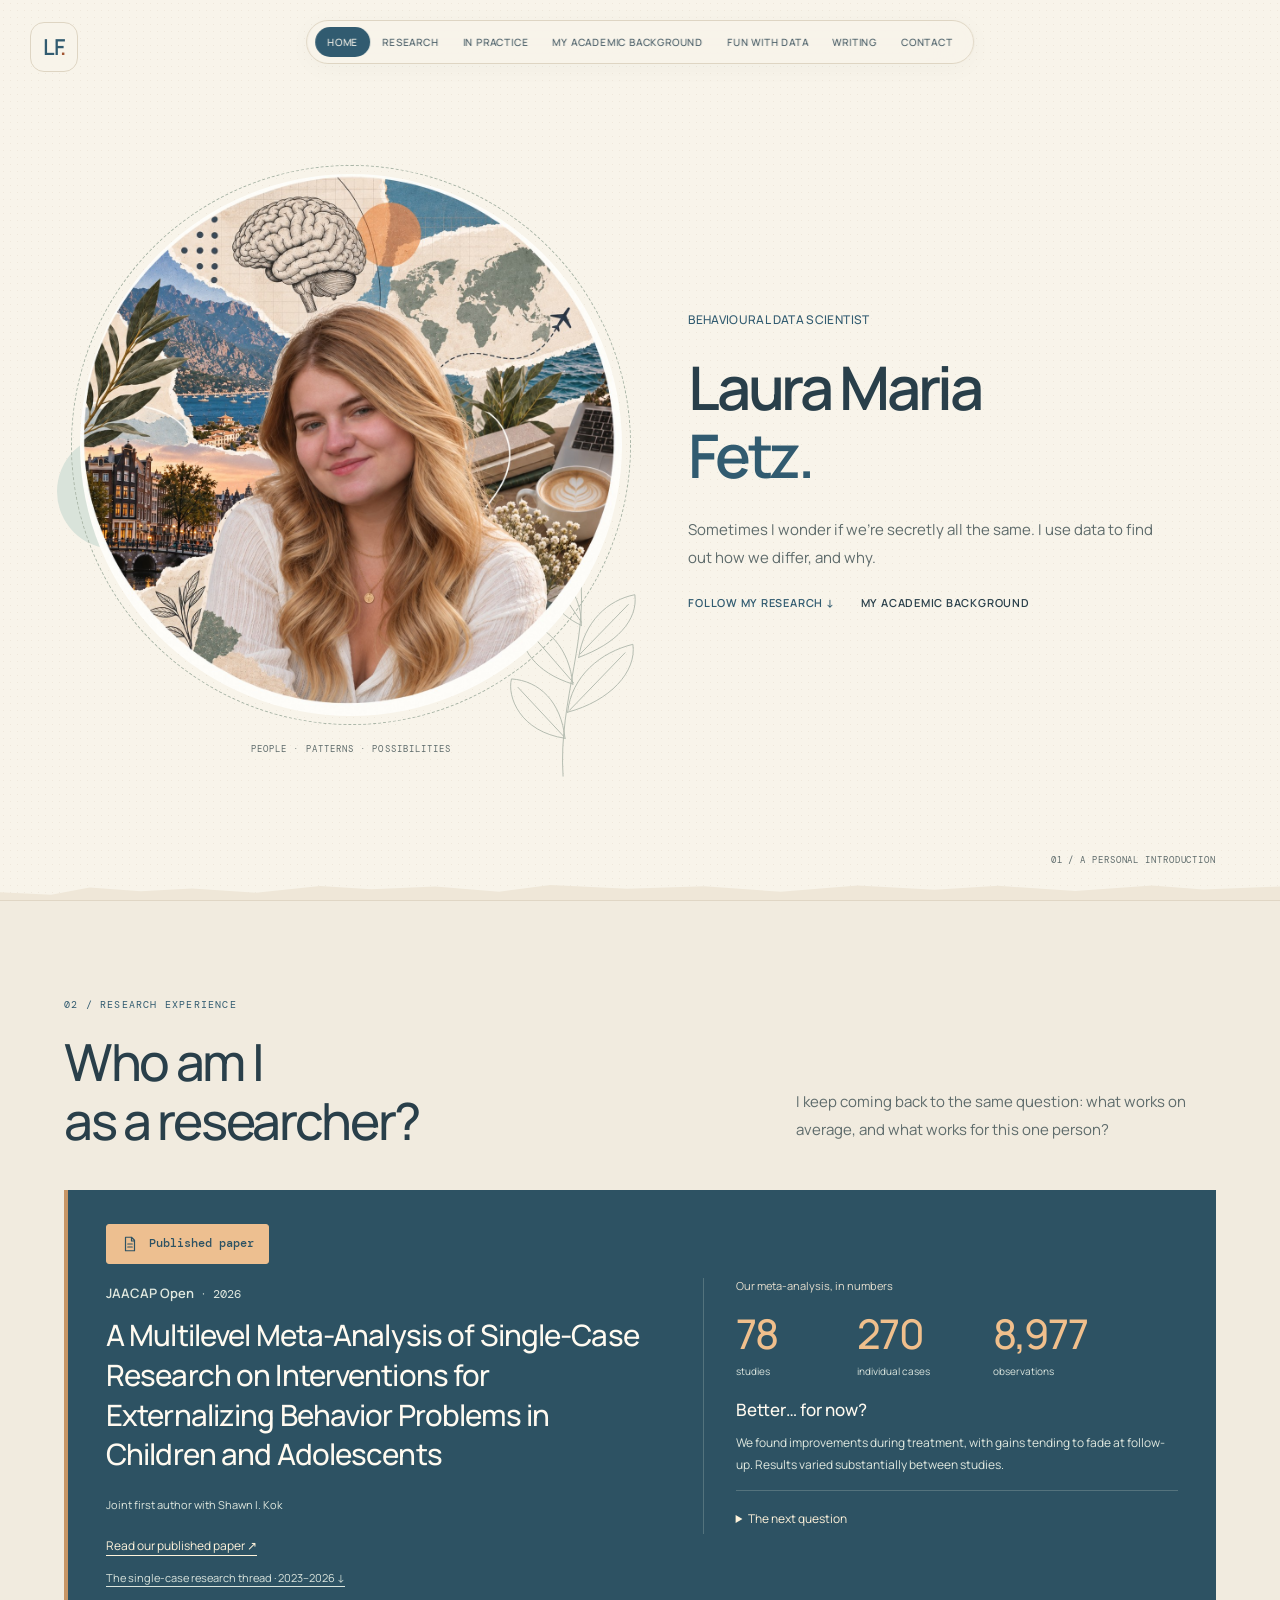
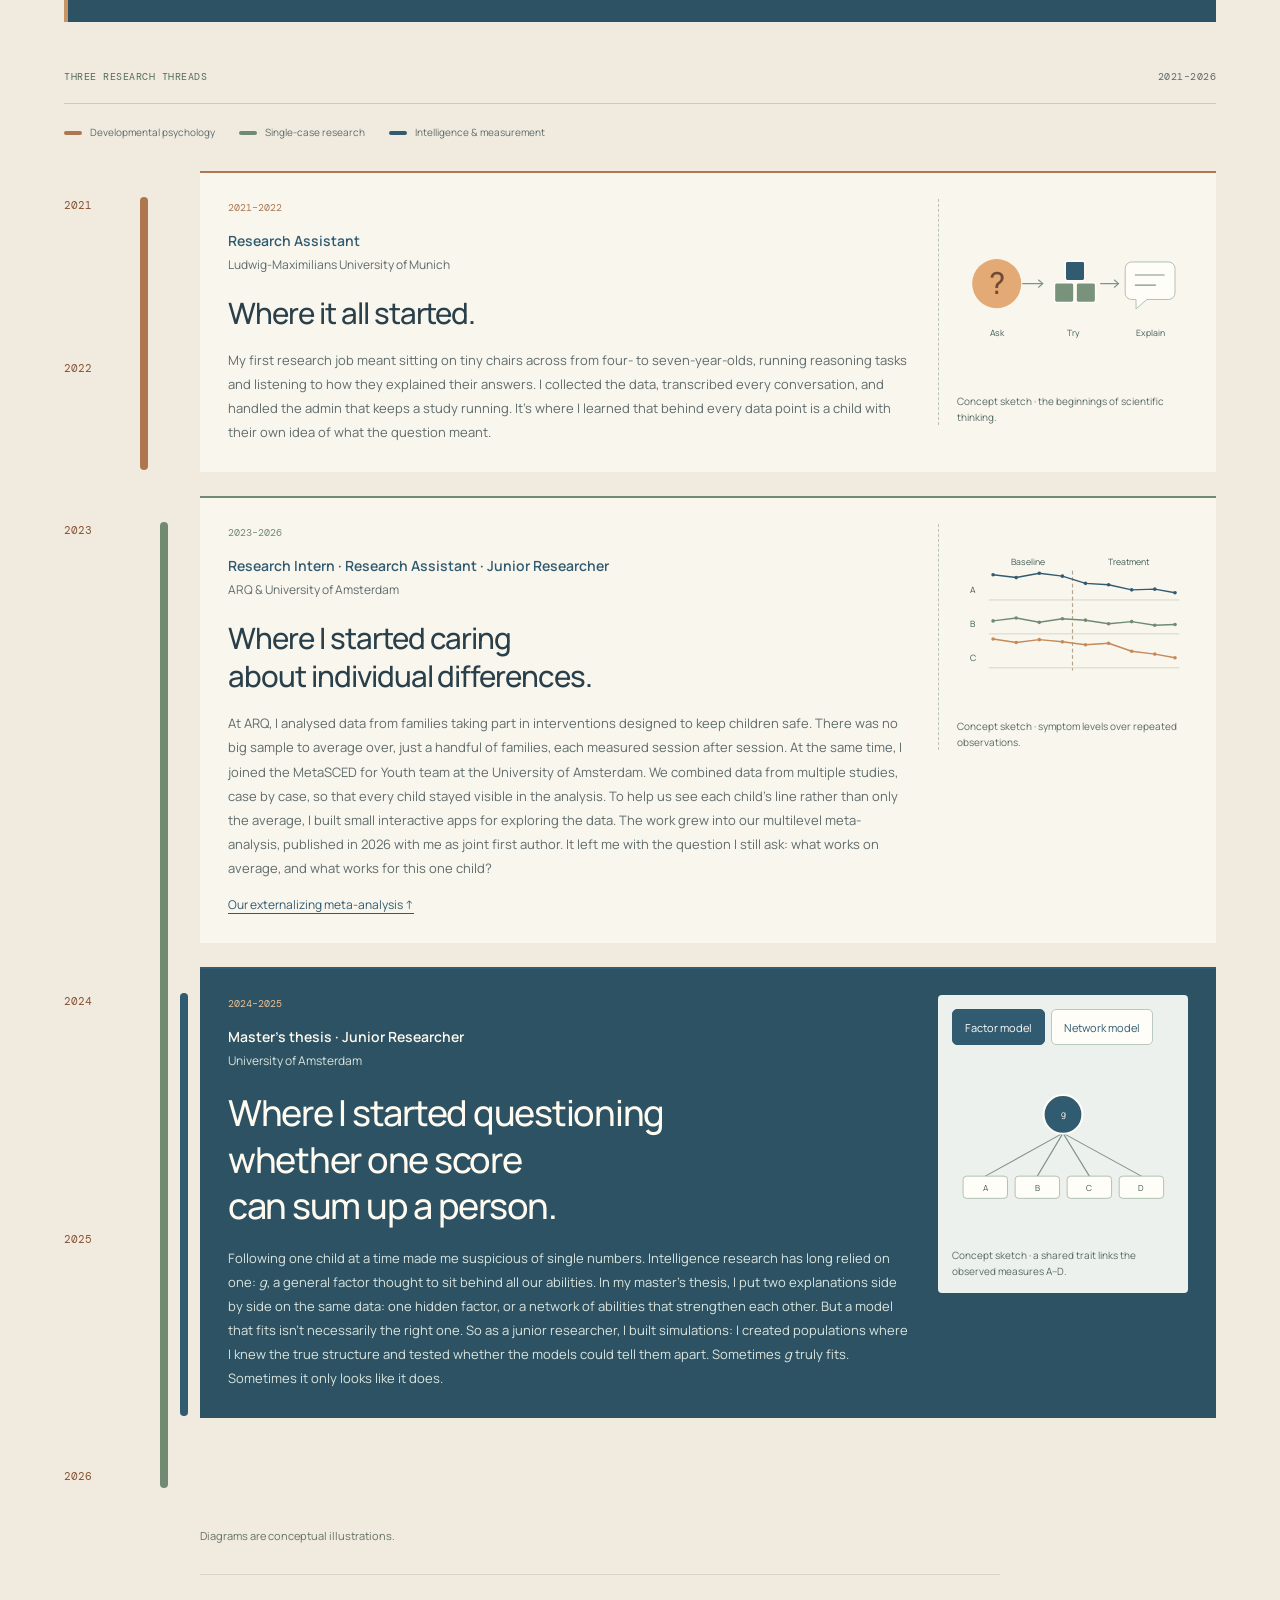
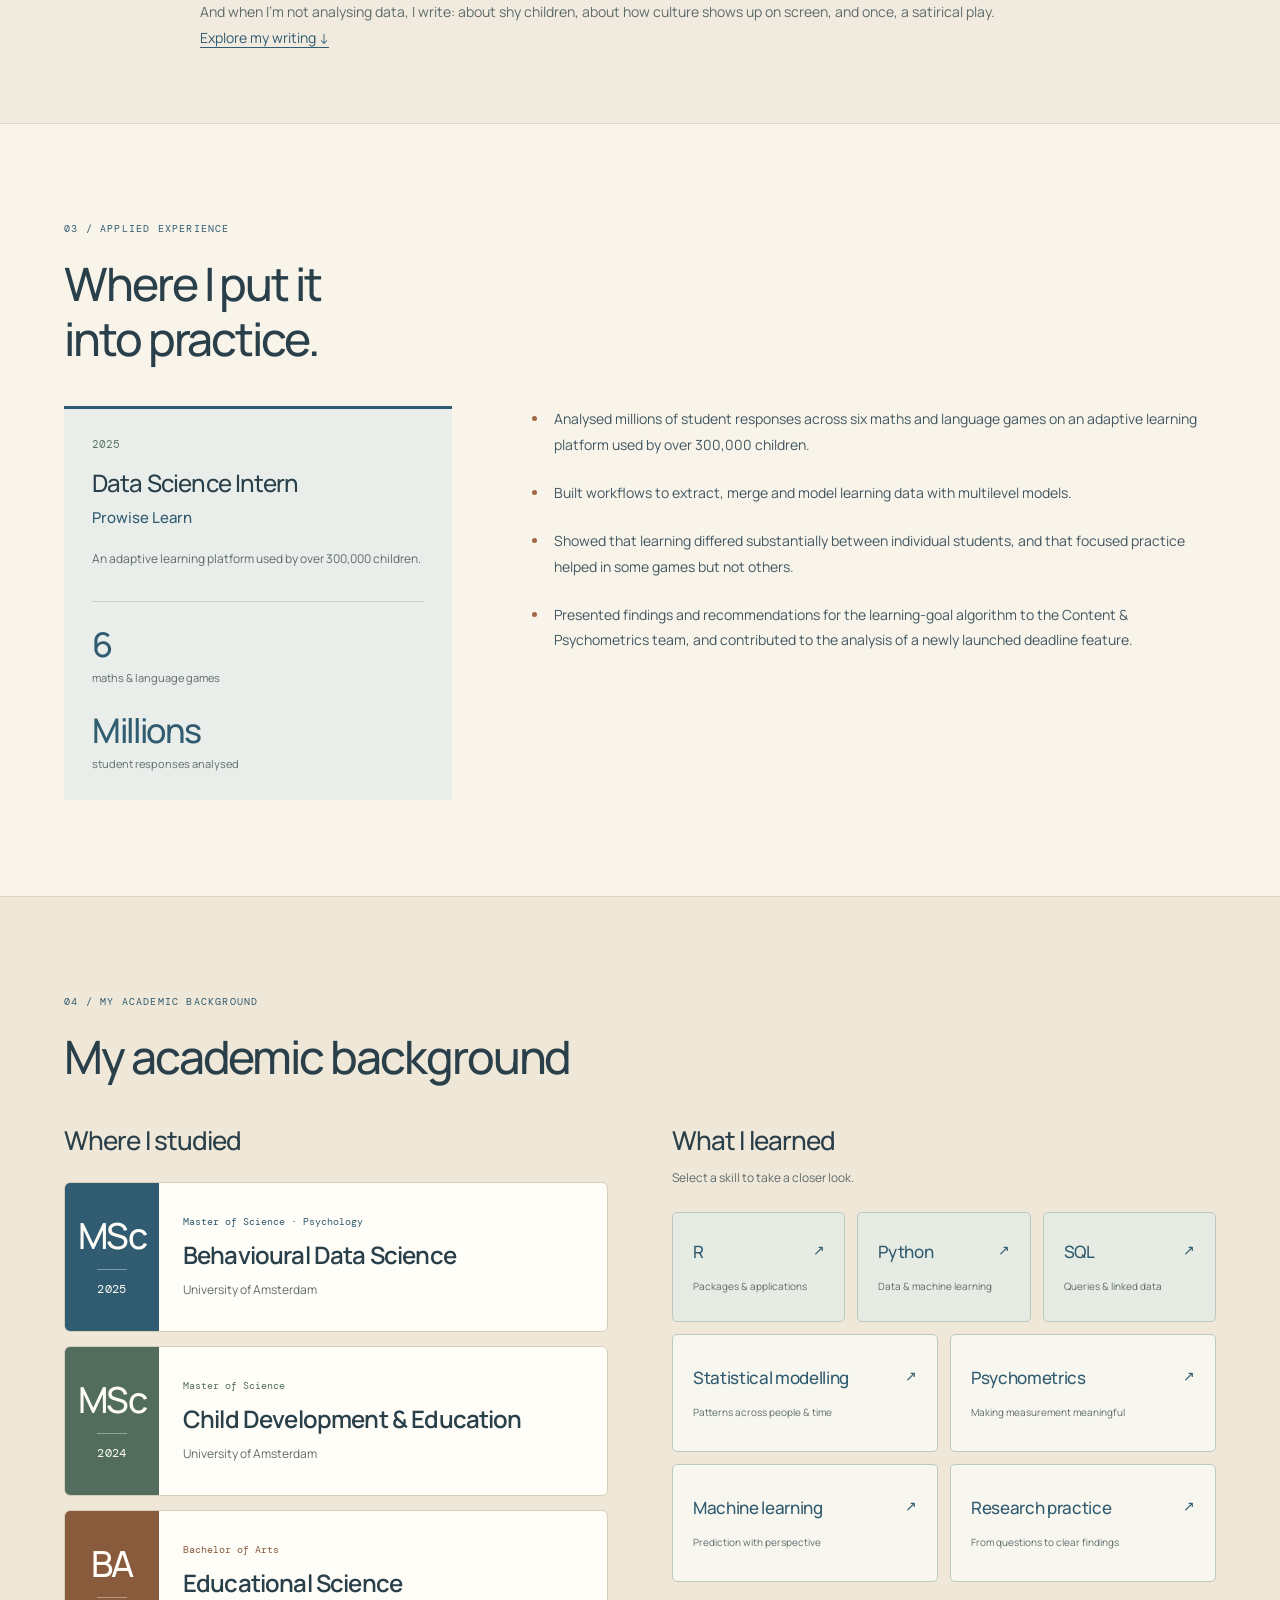
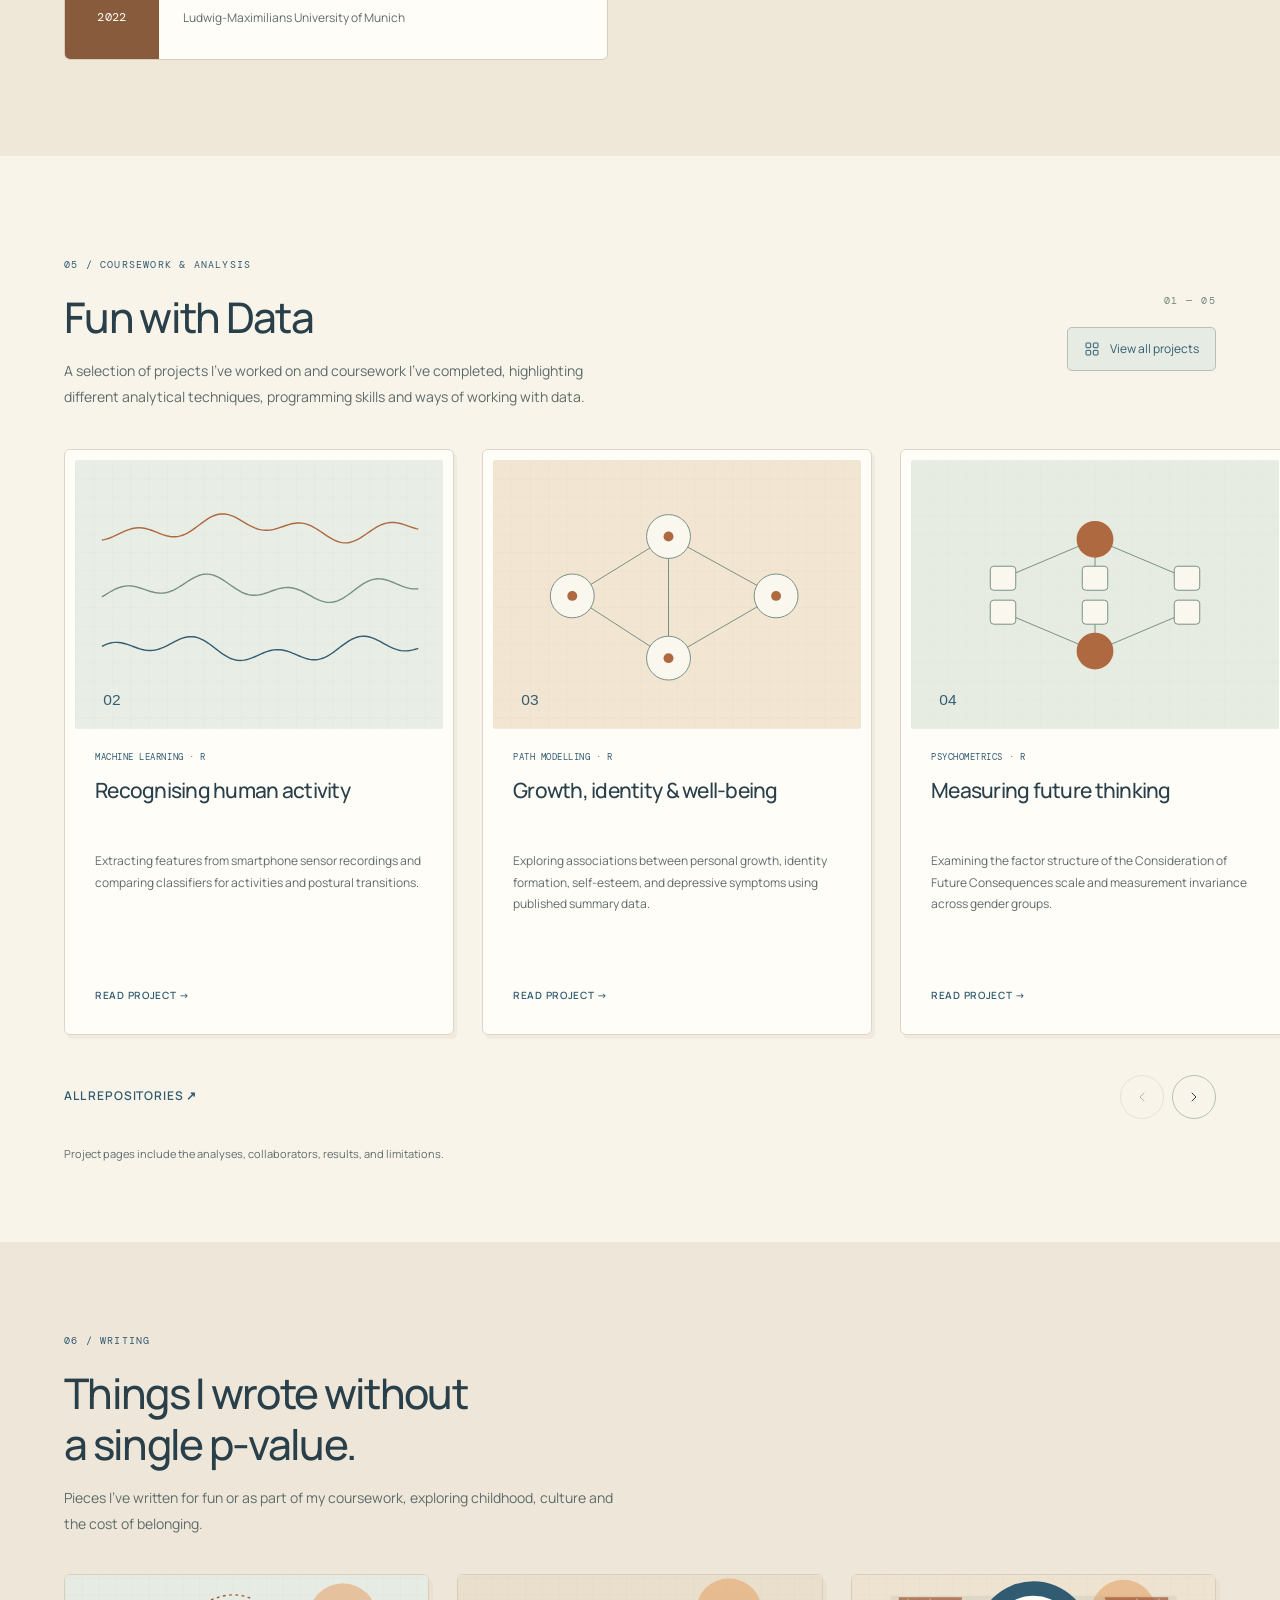
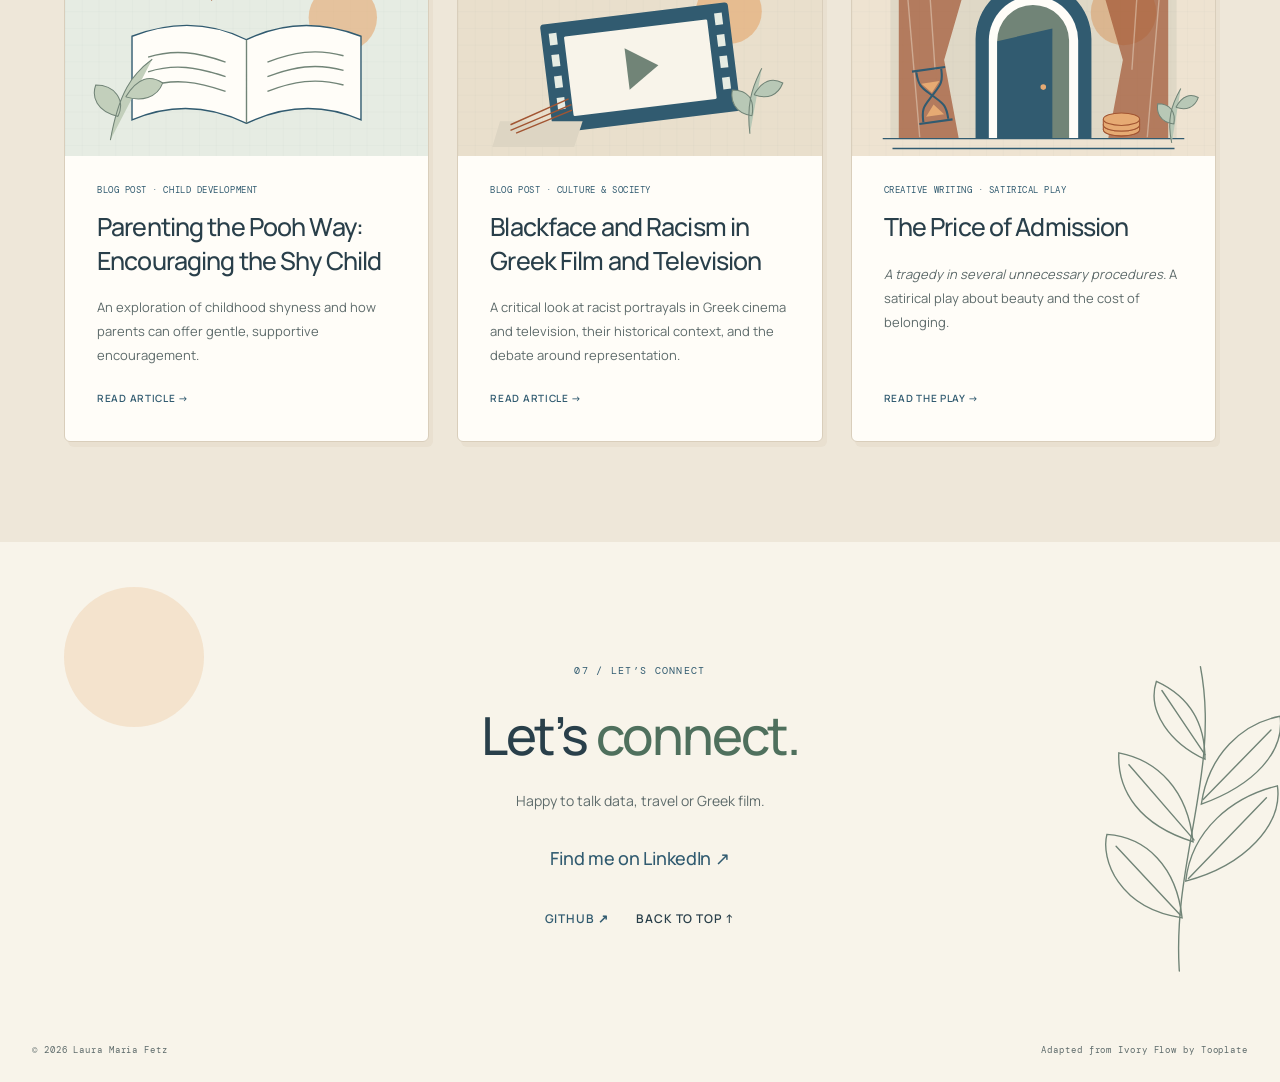
<file: index.html>
<!DOCTYPE html>
<html lang="en">
<head>
  <meta charset="UTF-8">
  <meta name="viewport" content="width=device-width, initial-scale=1.0">
  <meta name="description" content="Laura Maria Fetz — behavioural data scientist working at the intersection of psychology, education, statistical modelling, and machine learning.">
  <meta name="theme-color" content="#f8f4ea">
  <meta property="og:title" content="Laura Maria Fetz — Behavioural Data Scientist">
  <meta property="og:description" content="Slightly silly questions, real data, and a closer look at individual differences.">
  <meta property="og:type" content="website">
  <title>Laura Maria Fetz — Behavioural Data Scientist</title>
  <link rel="icon" href="favicon.svg" type="image/svg+xml">
  <link rel="preconnect" href="https://fonts.googleapis.com">
  <link rel="preconnect" href="https://fonts.gstatic.com" crossorigin>
  <link href="https://fonts.googleapis.com/css2?family=Manrope:wght@400;500;600;700&amp;family=DM+Mono:wght@400;500&amp;display=swap" rel="stylesheet">
  <link rel="stylesheet" href="tooplate-ivory-style.css">
  <link rel="stylesheet" href="personal.css?v=map-bookshelf">
  <link rel="stylesheet" href="explore.css?v=map-bookshelf">
  <link rel="stylesheet" href="research.css?v=published-paper">
  <link rel="stylesheet" href="writing.css?v=admission">
  <link rel="stylesheet" href="rework.css?v=publication-label">
  <!-- Adapted from Tooplate 2166 Ivory Flow: https://www.tooplate.com/view/2166-ivory-flow -->
</head>
<body class="home-page">
<a class="skip-link" href="#main">Skip to content</a>
<a class="site-mark" href="#home" aria-label="Laura Maria Fetz, home">LF<span>.</span></a>
<nav class="pill-nav" aria-label="Main navigation"><a href="#home">Home</a><a href="#experience">Research</a><a href="#practice">In practice</a><a href="#about">My academic background</a><a href="#projects">Fun with Data</a><a href="#writing">Writing</a><a href="#contact">Contact</a></nav>
<button class="hamburger" aria-label="Open navigation" aria-expanded="false" aria-controls="mobile-navigation" data-nav-breakpoint="1100"><span></span><span></span><span></span></button>
<nav class="mobile-nav" id="mobile-navigation" aria-label="Mobile navigation" hidden><a href="#home">Home</a><a href="#experience">Research</a><a href="#practice">In practice</a><a href="#about">My academic background</a><a href="#projects">Fun with Data</a><a href="#writing">Writing</a><a href="#contact">Contact</a></nav>
<main id="main">
  <section class="canvas-section hero" id="home" aria-labelledby="home-title">
    <div class="hero-image portrait-stage">
      <div class="portrait-frame">
        <img src="images/laura-portrait.jpg" alt="Portrait collage of Laura Maria Fetz, with research, travel, and nature imagery" width="1254" height="1254" fetchpriority="high">
      </div>
      <p class="portrait-caption">People · Patterns · Possibilities</p>
    </div>
    <div class="hero-content">
      <p class="hero-eyebrow">Behavioural Data Scientist</p>
      <h1 class="hero-title" id="home-title">Laura Maria<br><span class="name-accent">Fetz.</span></h1>
      <p class="hero-desc">Sometimes I wonder if we're secretly all the same. I use data to find out how we differ, and why.</p>
      <div class="hero-cta"><a href="#experience" class="cta-link">Follow my research <span aria-hidden="true">↓</span></a><a href="#about" class="cta-link cta-link--dark">My academic background</a></div>
    </div>
    <span class="section-index" aria-hidden="true">01 / A personal introduction</span>
  </section>

  <section class="canvas-section research-section" id="experience" aria-labelledby="experience-title">
    <header class="research-heading"><div><p class="section-eyebrow">02 / Research experience</p><h2 id="experience-title">Who am I<br>as a researcher?</h2></div><p>I keep coming back to the same question: what works on average, and what works for this one person?</p></header>
    <article class="research-spotlight" id="research-publication" aria-labelledby="research-publication-title">
      <div class="publication-overview">
        <p class="research-publication-badge"><svg viewBox="0 0 24 24" aria-hidden="true"><path d="M6 3h8l4 4v14H6Z M14 3v5h4 M9 12h6 M9 16h6"/></svg>Published paper</p>
        <p class="publication-journal"><cite>JAACAP Open</cite> <span aria-hidden="true">·</span> <time datetime="2026">2026</time></p>
        <h3 id="research-publication-title">A Multilevel Meta-Analysis of Single-Case Research on Interventions for Externalizing Behavior Problems in Children and Adolescents</h3>
        <p class="publication-credit">Joint first author with Shawn I. Kok</p>
        <div class="publication-links"><a class="research-paper-link" href="https://doi.org/10.1016/j.jaacop.2025.12.002" target="_blank" rel="noopener noreferrer">Read our published paper <span aria-hidden="true">↗</span></a><a class="publication-experience-link" href="#research-sced">The single-case research thread · 2023–2026 <span aria-hidden="true">↓</span></a></div>
      </div>
      <div class="research-publication">
        <p class="publication-kicker">Our meta-analysis, in numbers</p>
        <dl class="publication-numbers"><div><dt>studies</dt><dd>78</dd></div><div><dt>individual cases</dt><dd>270</dd></div><div><dt>observations</dt><dd>8,977</dd></div></dl>
        <p class="research-finding"><strong>Better… for now?</strong> We found improvements during treatment, with gains tending to fade at follow-up. Results varied substantially between studies.</p>
        <details class="publication-next"><summary>The next question</summary><p>How can support be tailored to individual children and sustained over time? Our findings point toward that question, while study quality and limited follow-up data leave room for stronger evidence.</p></details>
      </div>
    </article>
    <p class="research-timeline-guide">Three research threads <span>2021–2026</span></p>
    <ul class="thread-legend" aria-label="Timeline colours"><li><span class="legend-lmu" aria-hidden="true"></span>Developmental psychology</li><li><span class="legend-sced" aria-hidden="true"></span>Single-case research</li><li><span class="legend-intelligence" aria-hidden="true"></span>Intelligence &amp; measurement</li></ul>
    <div class="research-threads" role="group" aria-label="Overlapping academic research threads, 2021 to 2026">
      <time class="thread-year year-1" datetime="2021">2021</time>
      <time class="thread-year year-2" datetime="2022">2022</time>
      <time class="thread-year year-3" datetime="2023">2023</time>
      <time class="thread-year year-4" datetime="2024">2024</time>
      <time class="thread-year year-5" datetime="2025">2025</time>
      <time class="thread-year year-6" datetime="2026">2026</time>
      <span class="thread-bar thread-bar-lmu" aria-hidden="true"></span><span class="thread-bar thread-bar-sced" aria-hidden="true"></span><span class="thread-bar thread-bar-intelligence" aria-hidden="true"></span>
      <article class="research-story research-thread thread-lmu" aria-labelledby="research-development-title">
        <div class="research-story-copy"><p class="thread-period">2021–2022</p><header class="research-story-meta"><p>Research Assistant<span class="research-affiliation">Ludwig-Maximilians University of Munich</span></p></header><h3 id="research-development-title">Where it all started.</h3><p class="research-contribution">My first research job meant sitting on tiny chairs across from four- to seven-year-olds, running reasoning tasks and listening to how they explained their answers. I collected the data, transcribed every conversation, and handled the admin that keeps a study running. It's where I learned that behind every data point is a child with their own idea of what the question meant.</p></div>
        <figure class="research-art development-art"><svg viewBox="0 0 320 180" role="img" aria-labelledby="development-graphic-title"><title id="development-graphic-title">Conceptual illustration of asking questions, trying ideas, and explaining</title><path class="diagram-line" d="M91 77h28m-6-5 6 5-6 5m86-5h25m-6-5 6 5-6 5"/><circle class="wonder-disc" cx="55" cy="77" r="34"/><text class="wonder-mark" x="55" y="91">?</text><g class="development-blocks"><rect x="135" y="76" width="27" height="27" rx="3"/><rect x="165" y="76" width="27" height="27" rx="3"/><rect x="150" y="46" width="27" height="27" rx="3"/></g><path class="explain-bubble" d="M242 47h51a9 9 0 0 1 9 9v34a9 9 0 0 1-9 9h-30l-15 13V99h-6a9 9 0 0 1-9-9V56a9 9 0 0 1 9-9Z"/><path class="diagram-line" d="M247 65h40m-40 14h28"/><g class="diagram-label"><text x="55" y="149">Ask</text><text x="162" y="149">Try</text><text x="268" y="149">Explain</text></g></svg><figcaption>Concept sketch · the beginnings of scientific thinking.</figcaption></figure>
      </article>
      <article class="research-story research-thread thread-sced" id="research-sced" aria-labelledby="research-change-title">
        <div class="research-story-copy"><p class="thread-period">2023–2026</p><header class="research-story-meta"><p>Research Intern · Research Assistant · Junior Researcher<span class="research-affiliation">ARQ &amp; University of Amsterdam</span></p></header><h3 id="research-change-title">Where I started caring about individual differences.</h3><p class="research-contribution">At ARQ, I analysed data from families taking part in interventions designed to keep children safe. There was no big sample to average over, just a handful of families, each measured session after session. At the same time, I joined the MetaSCED for Youth team at the University of Amsterdam. We combined data from multiple studies, case by case, so that every child stayed visible in the analysis. To help us see each child’s line rather than only the average, I built small interactive apps for exploring the data. The work grew into our multilevel meta-analysis, published in 2026 with me as joint first author. It left me with the question I still ask: what works on average, and what works for this one child?</p><a class="research-inline-link" href="#research-publication">Our externalizing meta-analysis <span aria-hidden="true">↑</span></a></div>
        <figure class="research-art sced-art">
            <svg viewBox="0 0 320 180" role="img" aria-labelledby="sced-graphic-title"><title id="sced-graphic-title">Conceptual illustration of three symptom trajectories decreasing during treatment</title><g class="diagram-label"><text x="99" y="16">Baseline</text><text x="237" y="16">Treatment</text><text x="22" y="55">A</text><text x="22" y="102">B</text><text x="22" y="149">C</text></g><path class="sced-guide" d="M44 65h264M44 112h264M44 159h264"/><path class="diagram-line diagram-dashed" d="M160 25v137"/><g fill="#315b70"><path class="sced-trajectory" stroke="#315b70" d="M50 30 L82 34 L114 28 L146 32 L178 42 L210 44 L242 51 L274 50 L302 55"/><circle cx="50" cy="30" r="2.5"/><circle cx="82" cy="34" r="2.5"/><circle cx="114" cy="28" r="2.5"/><circle cx="146" cy="32" r="2.5"/><circle cx="178" cy="42" r="2.5"/><circle cx="210" cy="44" r="2.5"/><circle cx="242" cy="51" r="2.5"/><circle cx="274" cy="50" r="2.5"/><circle cx="302" cy="55" r="2.5"/></g><g fill="#718b73"><path class="sced-trajectory" stroke="#718b73" d="M50 94 L82 90 L114 96 L146 91 L178 93 L210 98 L242 95 L274 100 L302 99"/><circle cx="50" cy="94" r="2.5"/><circle cx="82" cy="90" r="2.5"/><circle cx="114" cy="96" r="2.5"/><circle cx="146" cy="91" r="2.5"/><circle cx="178" cy="93" r="2.5"/><circle cx="210" cy="98" r="2.5"/><circle cx="242" cy="95" r="2.5"/><circle cx="274" cy="100" r="2.5"/><circle cx="302" cy="99" r="2.5"/></g><g fill="#c58a58"><path class="sced-trajectory" stroke="#c58a58" d="M50 119 L82 124 L114 120 L146 123 L178 127 L210 125 L242 136 L274 140 L302 145"/><circle cx="50" cy="119" r="2.5"/><circle cx="82" cy="124" r="2.5"/><circle cx="114" cy="120" r="2.5"/><circle cx="146" cy="123" r="2.5"/><circle cx="178" cy="127" r="2.5"/><circle cx="210" cy="125" r="2.5"/><circle cx="242" cy="136" r="2.5"/><circle cx="274" cy="140" r="2.5"/><circle cx="302" cy="145" r="2.5"/></g></svg>
            <figcaption>Concept sketch · symptom levels over repeated observations.</figcaption>
          </figure>
      </article>
      <article class="research-story research-thread thread-intelligence" id="research-intelligence" aria-labelledby="research-models-title">
        <div class="research-story-copy"><p class="thread-period">2024–2025</p><header class="research-story-meta"><p>Master’s thesis · Junior Researcher<span class="research-affiliation">University of Amsterdam</span></p></header><h3 id="research-models-title">Where I started questioning whether one score can sum up a person.</h3><p class="research-contribution">Following one child at a time made me suspicious of single numbers. Intelligence research has long relied on one: <em>g</em>, a general factor thought to sit behind all our abilities. In my master’s thesis, I put two explanations side by side on the same data: one hidden factor, or a network of abilities that strengthen each other. But a model that fits isn’t necessarily the right one. So as a junior researcher, I built simulations: I created populations where I knew the true structure and tested whether the models could tell them apart. Sometimes <em>g</em> truly fits. Sometimes it only looks like it does.</p></div>
        <figure class="research-art model-demo" data-model-demo>
          <div class="model-controls" role="group" aria-label="Compare conceptual model diagrams"><button type="button" data-research-model="factor" aria-pressed="true">Factor model</button><button type="button" data-research-model="network" aria-pressed="false">Network model</button></div>
          <svg viewBox="0 0 320 180" role="img" aria-labelledby="research-model-graphic-title"><title id="research-model-graphic-title">Conceptual factor model: a shared trait links four observed measures</title><g data-model-view="factor"><path class="diagram-line" d="M160 70 48 132M160 70 123 132M160 70 198 132M160 70 273 132"/><circle class="diagram-node diagram-node-sea" cx="160" cy="43" r="28"/><text class="diagram-light-label" x="160" y="47">g</text><g class="diagram-measures"><rect x="16" y="132" width="64" height="32" rx="5"/><rect x="91" y="132" width="64" height="32" rx="5"/><rect x="166" y="132" width="64" height="32" rx="5"/><rect x="241" y="132" width="64" height="32" rx="5"/></g><g class="diagram-label"><text x="48" y="153">A</text><text x="123" y="153">B</text><text x="198" y="153">C</text><text x="273" y="153">D</text></g></g><g data-model-view="network" hidden><path class="diagram-line" d="M65 40 255 40 225 142 95 142ZM65 40 225 142M255 40 95 142"/><circle class="diagram-node diagram-node-sea" cx="65" cy="40" r="21"/><circle class="diagram-node diagram-node-sage" cx="255" cy="40" r="21"/><circle class="diagram-node diagram-node-terra" cx="225" cy="142" r="21"/><circle class="diagram-node diagram-node-sage" cx="95" cy="142" r="21"/><g class="diagram-light-label"><text x="65" y="45">A</text><text x="255" y="45">B</text><text x="225" y="147">C</text><text x="95" y="147">D</text></g></g></svg>
          <figcaption class="model-caption" aria-live="polite">Concept sketch · a shared trait links the observed measures A–D.</figcaption>
        </figure>
      </article>
    </div>
    <p class="research-context-note">Diagrams are conceptual illustrations.</p>
    <p class="research-writing-note">And when I'm not analysing data, I write: about shy children, about how culture shows up on screen, and once, a satirical play. <a href="#writing">Explore my writing <span aria-hidden="true">↓</span></a></p>
  </section>

  <section class="canvas-section practice-section" id="practice" aria-labelledby="practice-title">
    <header class="chapter-heading"><p class="section-eyebrow">03 / Applied experience</p><h2 id="practice-title">Where I put it<br>into practice.</h2></header>
    <div class="practice-layout">
      <div class="practice-role"><p class="practice-date"><time datetime="2025">2025</time></p><h3>Data Science Intern</h3><p class="practice-company">Prowise Learn</p><p class="practice-context">An adaptive learning platform used by over 300,000 children.</p><dl class="practice-scale"><div><dt>maths &amp; language games</dt><dd>6</dd></div><div><dt>student responses analysed</dt><dd>Millions</dd></div></dl></div>
      <div class="practice-contributions"><ul>
        <li>Analysed millions of student responses across six maths and language games on an adaptive learning platform used by over 300,000 children.</li>
        <li>Built workflows to extract, merge and model learning data with multilevel models.</li>
        <li>Showed that learning differed substantially between individual students, and that focused practice helped in some games but not others.</li>
        <li>Presented findings and recommendations for the learning-goal algorithm to the Content &amp; Psychometrics team, and contributed to the analysis of a newly launched deadline feature.</li>
      </ul></div>
    </div>
  </section>

  <section class="canvas-section academic-section" id="about" aria-labelledby="academic-title">
    <header class="chapter-heading"><p class="section-eyebrow">04 / My academic background</p><h2 id="academic-title">My academic background</h2></header>
    <div class="academic-columns">
      <div class="study-column"><h3>Where I studied</h3><div class="degree-stack">
        <article class="degree-card"><div class="degree-mark"><span aria-hidden="true">MSc</span><time datetime="2025">2025</time></div><div class="degree-copy"><p class="degree-level">Master of Science · Psychology</p><h4>Behavioural Data Science</h4><p class="degree-university">University of Amsterdam</p></div></article>
        <article class="degree-card"><div class="degree-mark"><span aria-hidden="true">MSc</span><time datetime="2024">2024</time></div><div class="degree-copy"><p class="degree-level">Master of Science</p><h4>Child Development &amp; Education</h4><p class="degree-university">University of Amsterdam</p></div></article>
        <article class="degree-card"><div class="degree-mark"><span aria-hidden="true">BA</span><time datetime="2022">2022</time></div><div class="degree-copy"><p class="degree-level">Bachelor of Arts</p><h4>Educational Science</h4><p class="degree-university">Ludwig-Maximilians University of Munich</p></div></article>
      </div></div>
      <div class="skills-column"><h3>What I learned</h3><p class="skills-intro">Select a skill to take a closer look.</p><div class="skill-tiles">
        <button class="toolkit-trigger skill-tile" type="button" data-toolkit="r" data-language="R" aria-haspopup="dialog" aria-controls="toolkit-dialog" aria-label="Explore my R toolkit"><span class="skill-name">R<span aria-hidden="true">↗</span></span><small>Packages & applications</small></button>
        <button class="toolkit-trigger skill-tile" type="button" data-toolkit="python" data-language="Python" aria-haspopup="dialog" aria-controls="toolkit-dialog" aria-label="Explore my Python toolkit"><span class="skill-name">Python<span aria-hidden="true">↗</span></span><small>Data & machine learning</small></button>
        <button class="toolkit-trigger skill-tile" type="button" data-toolkit="sql" data-language="SQL" aria-haspopup="dialog" aria-controls="toolkit-dialog" aria-label="Explore my SQL toolkit"><span class="skill-name">SQL<span aria-hidden="true">↗</span></span><small>Queries & linked data</small></button>
        <button class="toolkit-trigger skill-tile" type="button" data-toolkit="modelling" aria-haspopup="dialog" aria-controls="toolkit-dialog" aria-label="Explore my Statistical modelling toolkit"><span class="skill-name">Statistical modelling<span aria-hidden="true">↗</span></span><small>Patterns across people & time</small></button>
        <button class="toolkit-trigger skill-tile" type="button" data-toolkit="psychometrics" aria-haspopup="dialog" aria-controls="toolkit-dialog" aria-label="Explore my Psychometrics toolkit"><span class="skill-name">Psychometrics<span aria-hidden="true">↗</span></span><small>Making measurement meaningful</small></button>
        <button class="toolkit-trigger skill-tile" type="button" data-toolkit="machine-learning" aria-haspopup="dialog" aria-controls="toolkit-dialog" aria-label="Explore my Machine learning toolkit"><span class="skill-name">Machine learning<span aria-hidden="true">↗</span></span><small>Prediction with perspective</small></button>
        <button class="toolkit-trigger skill-tile" type="button" data-toolkit="research-practice" aria-haspopup="dialog" aria-controls="toolkit-dialog" aria-label="Explore my Research practice toolkit"><span class="skill-name">Research practice<span aria-hidden="true">↗</span></span><small>From questions to clear findings</small></button>
      </div></div>
    </div>
  </section>

  <section class="canvas-section lookbook projects-section" id="projects" aria-labelledby="projects-title">
    <div class="lookbook-header"><div><p class="section-eyebrow">05 / Coursework &amp; analysis</p><h2 class="lookbook-title" id="projects-title">Fun with Data</h2><p class="section-intro">A selection of projects I’ve worked on and coursework I’ve completed, highlighting different analytical techniques, programming skills and ways of working with data.</p></div><div class="project-view-controls"><span class="lookbook-count">01 — 05</span><button class="project-view-button" id="project-view-toggle" type="button" aria-expanded="false" aria-controls="project-track" hidden><svg viewBox="0 0 24 24" aria-hidden="true"><rect x="3" y="3" width="7" height="7" rx="1"/><rect x="14" y="3" width="7" height="7" rx="1"/><rect x="3" y="14" width="7" height="7" rx="1"/><rect x="14" y="14" width="7" height="7" rx="1"/></svg><span>View all projects</span></button></div></div>
    <div class="lookbook-track" id="project-track" tabindex="0" aria-label="Data projects, scroll horizontally"><article class="lookbook-card project-card">
      <a class="project-visual" href="projects/human-activity-recognition/" aria-label="Explore Recognising human activity"><img src="images/project-02.svg" alt="" loading="lazy" width="520" height="380"></a>
      <div class="project-copy"><p class="project-type">Machine learning · R</p><h3><a href="projects/human-activity-recognition/">Recognising human activity</a></h3><p>Extracting features from smartphone sensor recordings and comparing classifiers for activities and postural transitions.</p><a class="cta-link" href="projects/human-activity-recognition/">Read project <span aria-hidden="true">→</span></a></div>
    </article><article class="lookbook-card project-card">
      <a class="project-visual" href="projects/growth-identity-wellbeing/" aria-label="Explore Growth, identity &amp; well-being"><img src="images/project-03.svg" alt="" loading="lazy" width="520" height="380"></a>
      <div class="project-copy"><p class="project-type">Path modelling · R</p><h3><a href="projects/growth-identity-wellbeing/">Growth, identity &amp; well-being</a></h3><p>Exploring associations between personal growth, identity formation, self-esteem, and depressive symptoms using published summary data.</p><a class="cta-link" href="projects/growth-identity-wellbeing/">Read project <span aria-hidden="true">→</span></a></div>
    </article><article class="lookbook-card project-card">
      <a class="project-visual" href="projects/future-thinking/" aria-label="Explore Measuring future thinking"><img src="images/project-04.svg" alt="" loading="lazy" width="520" height="380"></a>
      <div class="project-copy"><p class="project-type">Psychometrics · R</p><h3><a href="projects/future-thinking/">Measuring future thinking</a></h3><p>Examining the factor structure of the Consideration of Future Consequences scale and measurement invariance across gender groups.</p><a class="cta-link" href="projects/future-thinking/">Read project <span aria-hidden="true">→</span></a></div>
    </article><article class="lookbook-card project-card">
      <a class="project-visual" href="projects/personality-impressions/" aria-label="Explore Language &amp; personality impressions"><img src="images/project-05.svg" alt="" loading="lazy" width="520" height="380"></a>
      <div class="project-copy"><p class="project-type">Prediction · R</p><h3><a href="projects/personality-impressions/">Language &amp; personality impressions</a></h3><p>Comparing transcript and audiovisual features for predicting observers’ Big Five impressions with repeated cross-validation.</p><a class="cta-link" href="projects/personality-impressions/">Read project <span aria-hidden="true">→</span></a></div>
    </article><article class="lookbook-card project-card">
      <a class="project-visual" href="projects/parental-stress/" aria-label="Explore Understanding parental stress"><img src="images/project-06.svg" alt="" loading="lazy" width="520" height="380"></a>
      <div class="project-copy"><p class="project-type">Statistical modelling · R</p><h3><a href="projects/parental-stress/">Understanding parental stress</a></h3><p>Examining how intervention participation and employment status relate to parental stress while adjusting for baseline stress.</p><a class="cta-link" href="projects/parental-stress/">Read project <span aria-hidden="true">→</span></a></div>
    </article></div>
    <div class="lookbook-footer"><a href="https://github.com/laurafetz?tab=repositories" class="cta-link" target="_blank" rel="noopener noreferrer">All repositories <span aria-hidden="true">↗</span></a><div class="lookbook-arrows"><button class="lookbook-arrow" id="lbPrev" aria-label="Previous projects" aria-controls="project-track"><svg viewBox="0 0 24 24" aria-hidden="true"><polyline points="15 18 9 12 15 6"/></svg></button><button class="lookbook-arrow" id="lbNext" aria-label="Next projects" aria-controls="project-track"><svg viewBox="0 0 24 24" aria-hidden="true"><polyline points="9 6 15 12 9 18"/></svg></button></div></div>
    <p class="projects-note">Project pages include the analyses, collaborators, results, and limitations.</p>
  </section>

  <section class="canvas-section writing-section" id="writing" aria-labelledby="writing-title"><div class="writing-heading"><p class="section-eyebrow">06 / Writing</p><h2 id="writing-title">Things I wrote without<br>a single p-value.</h2><p class="section-intro">Pieces I’ve written for fun or as part of my coursework, exploring childhood, culture and the cost of belonging.</p></div><div class="writing-grid"><article class="writing-card"><a class="writing-card-visual" href="writing/parenting-the-pooh-way/" aria-label="Read Parenting the Pooh Way: Encouraging the Shy Child"><img src="images/writing-development.svg" alt="" width="520" height="300" loading="lazy"></a><div class="writing-card-copy"><p class="project-type">Blog post · Child development</p><h3><a href="writing/parenting-the-pooh-way/">Parenting the Pooh Way: Encouraging the Shy Child</a></h3><p>An exploration of childhood shyness and how parents can offer gentle, supportive encouragement.</p><a class="cta-link" href="writing/parenting-the-pooh-way/">Read article <span aria-hidden="true">→</span></a></div></article><article class="writing-card"><a class="writing-card-visual" href="writing/blackface-and-racism-in-greek-film-and-television/" aria-label="Read Blackface and Racism in Greek Film and Television"><img src="images/writing-culture.svg" alt="" width="520" height="300" loading="lazy"></a><div class="writing-card-copy"><p class="project-type">Blog post · Culture &amp; society</p><h3><a href="writing/blackface-and-racism-in-greek-film-and-television/">Blackface and Racism in Greek Film and Television</a></h3><p>A critical look at racist portrayals in Greek cinema and television, their historical context, and the debate around representation.</p><a class="cta-link" href="writing/blackface-and-racism-in-greek-film-and-television/">Read article <span aria-hidden="true">→</span></a></div></article><article class="writing-card"><a class="writing-card-visual" href="writing/the-price-of-admission/" aria-label="Read The Price of Admission"><img src="images/writing-admission.svg" alt="" width="520" height="300" loading="lazy"></a><div class="writing-card-copy"><p class="project-type">Creative writing · Satirical play</p><h3><a href="writing/the-price-of-admission/">The Price of Admission</a></h3><p><em>A tragedy in several unnecessary procedures.</em> A satirical play about beauty and the cost of belonging.</p><a class="cta-link" href="writing/the-price-of-admission/">Read the play <span aria-hidden="true">→</span></a></div></article></div></section>

  <section class="canvas-section signature" id="contact" aria-labelledby="contact-title">
    <div class="signature-content"><p class="signature-mark">07 / Let’s connect</p><h2 class="signature-heading" id="contact-title">Let’s <em>connect.</em></h2><p class="signature-text">Happy to talk data, travel or Greek film.</p><a href="https://www.linkedin.com/in/laura-maria-fetz/" class="signature-email" target="_blank" rel="noopener noreferrer">Find me on LinkedIn <span aria-hidden="true">↗</span></a><div class="signature-links"><a href="https://github.com/laurafetz" class="cta-link" target="_blank" rel="noopener noreferrer">GitHub <span aria-hidden="true">↗</span></a><a href="#home" class="cta-link cta-link--dark">Back to top <span aria-hidden="true">↑</span></a></div></div>
    <footer class="signature-footer"><span>© 2026 Laura Maria Fetz</span><span>Adapted from <a href="https://www.tooplate.com/view/2166-ivory-flow" target="_blank" rel="noopener noreferrer">Ivory Flow by Tooplate</a></span></footer>
  </section>
</main>

<dialog class="toolkit-dialog" id="toolkit-dialog" aria-labelledby="toolkit-title" aria-describedby="toolkit-description">
  <div class="toolkit-shell">
    <header class="toolkit-header">
      <div><p class="section-eyebrow">04 / What I learned</p><h2 id="toolkit-title">My toolkit</h2></div>
      <button class="toolkit-close" type="button" aria-label="Close toolkit" autofocus><svg viewBox="0 0 24 24" aria-hidden="true"><path d="m6 6 12 12M18 6 6 18"/></svg></button>
    </header>
    <p class="toolkit-description" id="toolkit-description">Packages and libraries I work with.</p>
    <div id="toolkit-content" data-dialog-content></div>
  </div>
</dialog>
<template id="toolkit-r">
  <div class="toolkit-groups">
    <section class="toolkit-group"><h3>Data preparation</h3><ul class="toolkit-tags"><li>tidyverse</li><li>mice</li></ul></section>
    <section class="toolkit-group"><h3>Psychometrics</h3><ul class="toolkit-tags"><li>psych</li><li>mirt</li></ul></section>
    <section class="toolkit-group"><h3>Statistical modelling</h3><ul class="toolkit-tags"><li>lme4</li><li>lmerTest</li><li>mvtnorm</li><li>emmeans</li></ul></section>
    <section class="toolkit-group"><h3>SEM, networks &amp; meta-analysis</h3><ul class="toolkit-tags"><li>lavaan</li><li>psychonetrics</li><li>metaSEM</li><li>OpenMx</li></ul></section>
    <section class="toolkit-group"><h3>Machine learning</h3><ul class="toolkit-tags"><li>caret</li></ul></section>
    <section class="toolkit-group"><h3>Interactive applications</h3><ul class="toolkit-tags"><li>shiny</li></ul></section>
  </div>
  <footer class="toolkit-footer"><p>See some of these tools in my work</p><div class="toolkit-projects"><a href="projects/growth-identity-wellbeing/">Growth, identity &amp; well-being <span aria-hidden="true">↗</span></a><a href="projects/future-thinking/">Measuring future thinking <span aria-hidden="true">↗</span></a></div></footer>
</template>
<template id="toolkit-python">
  <div class="toolkit-groups">
    <section class="toolkit-group"><h3>Working with data</h3><ul class="toolkit-tags"><li>pandas</li><li>NumPy</li></ul></section>
    <section class="toolkit-group"><h3>Machine learning &amp; deep learning</h3><ul class="toolkit-tags"><li>PyTorch</li><li>TensorFlow</li></ul></section>
  </div>

</template>
<template id="toolkit-sql" data-description="Queries and operations I use to import, combine, and explore structured data.">
  <div class="toolkit-groups">
    <section class="toolkit-group"><h3>Importing &amp; preparing data</h3><ul class="toolkit-tags"><li>CSV imports</li><li>Data type conversion</li></ul><p class="toolkit-note">Bringing data from different sources into tables.</p></section>
    <section class="toolkit-group"><h3>Selecting &amp; filtering</h3><ul class="toolkit-tags"><li>SELECT</li><li>WHERE</li><li>DISTINCT</li><li>ORDER BY</li></ul></section>
    <section class="toolkit-group"><h3>Combining tables</h3><ul class="toolkit-tags"><li>INNER JOIN</li><li>LEFT JOIN</li><li>UNION</li></ul></section>
    <section class="toolkit-group"><h3>Summarising data</h3><ul class="toolkit-tags"><li>GROUP BY</li><li>HAVING</li></ul></section>
  </div>
</template>

<template id="toolkit-modelling" data-title="Statistical modelling" data-description="Patterns across people and time."><div class="method-detail"><p>Structural equation modelling, multilevel modelling, longitudinal data analysis, generalised linear mixed models, network analysis, and Monte Carlo simulation.</p><ul class="toolkit-tags"><li>Structural equation modelling</li><li>Multilevel modelling</li><li>Longitudinal analysis</li><li>Generalised linear mixed models</li><li>Network analysis</li><li>Monte Carlo simulation</li></ul></div></template>
<template id="toolkit-psychometrics" data-title="Psychometrics" data-description="Making measurement meaningful."><div class="method-detail"><p>Classical test theory, item response theory, confirmatory factor analysis, measurement invariance, and latent variable modelling.</p><ul class="toolkit-tags"><li>Classical test theory</li><li>Item response theory</li><li>Confirmatory factor analysis</li><li>Measurement invariance</li><li>Latent variable modelling</li></ul></div></template>
<template id="toolkit-machine-learning" data-title="Machine learning" data-description="Prediction with perspective."><div class="method-detail"><p>Supervised learning, classification, regression, natural language processing, model evaluation, and interpretable approaches.</p><ul class="toolkit-tags"><li>Supervised learning</li><li>Classification</li><li>Regression</li><li>Natural language processing</li><li>Model evaluation</li><li>Interpretability</li></ul></div></template>
<template id="toolkit-research-practice" data-title="Research practice" data-description="From questions to clear findings."><div class="method-detail"><p>Research design, data management, statistical inference, and data visualisation — with an interest in methodological challenges.</p><ul class="toolkit-tags"><li>Research design</li><li>Data management</li><li>Statistical inference</li><li>Data visualisation</li></ul></div></template>
<script src="personal.js?v=seven-chapters" defer></script>
<script src="explore.js?v=seven-chapters" defer></script>
<script src="research.js?v=fieldnotes" defer></script>
</body>
</html>
</file>
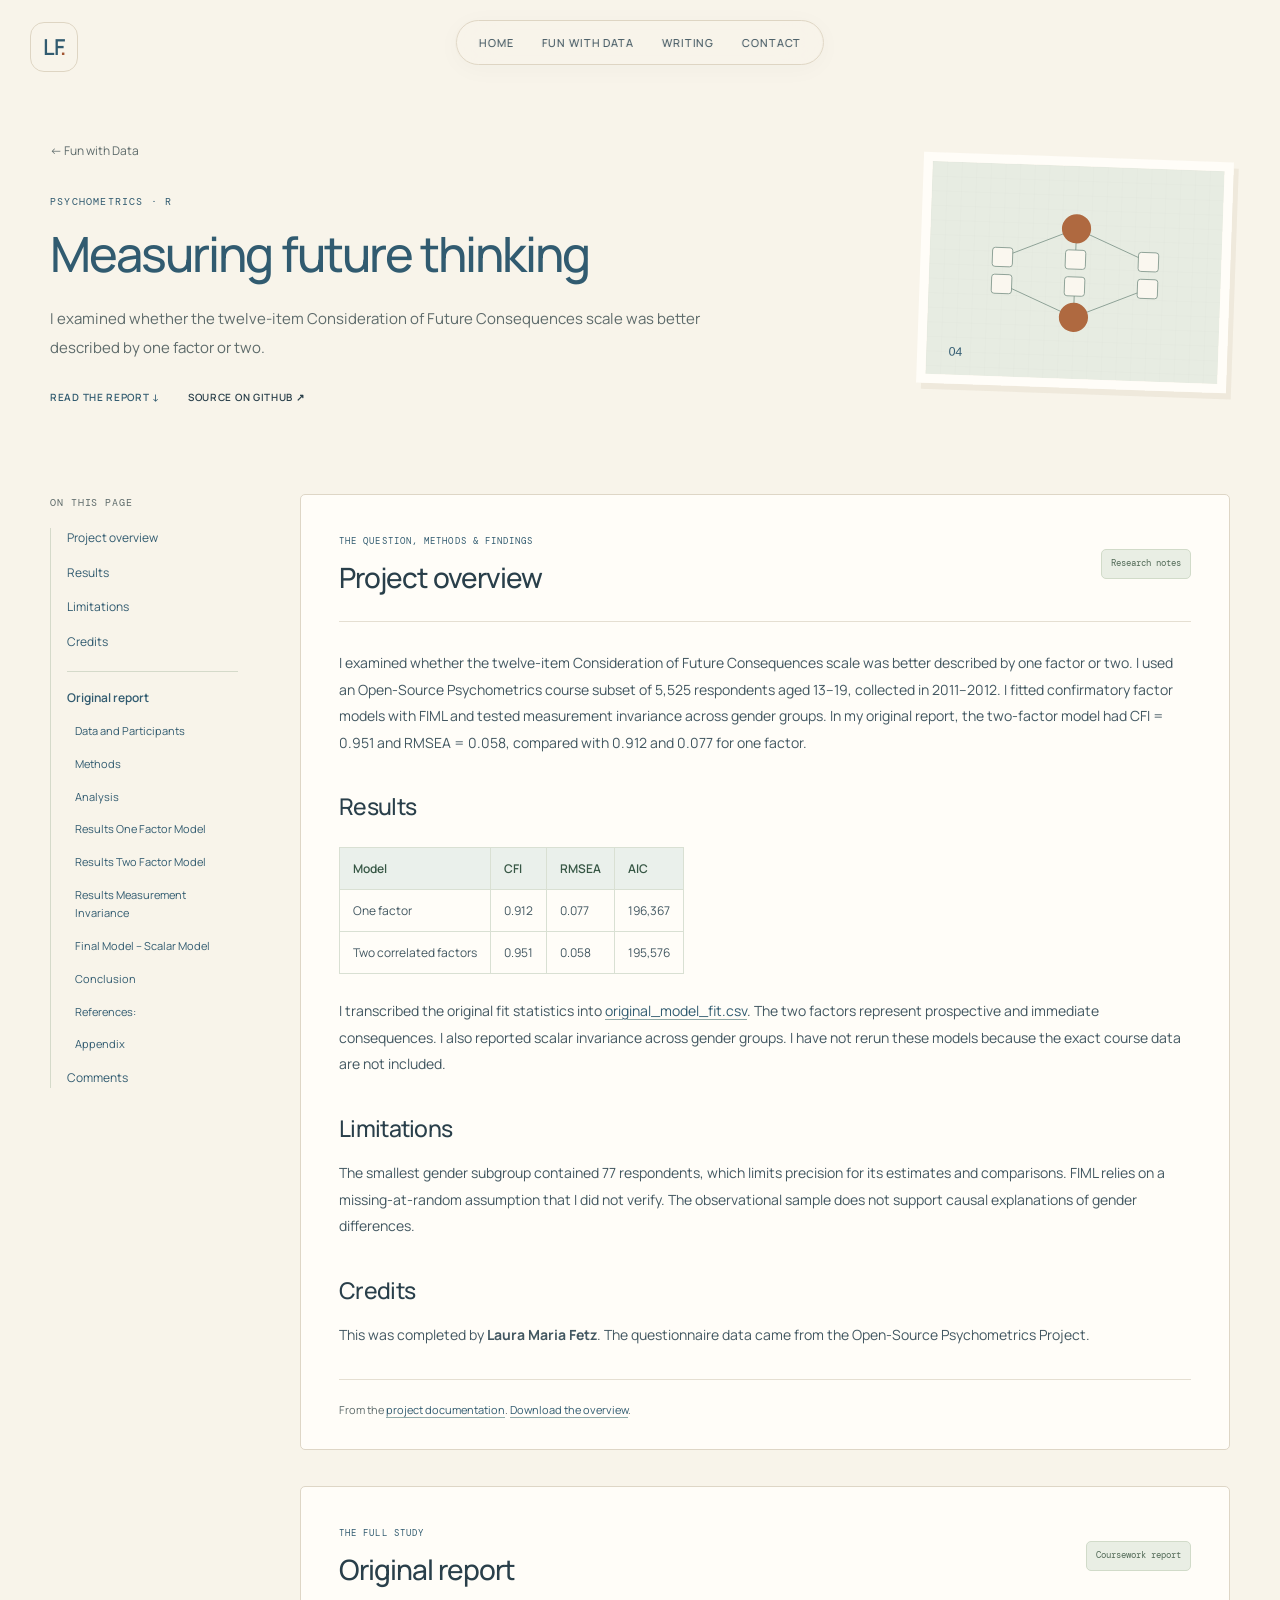
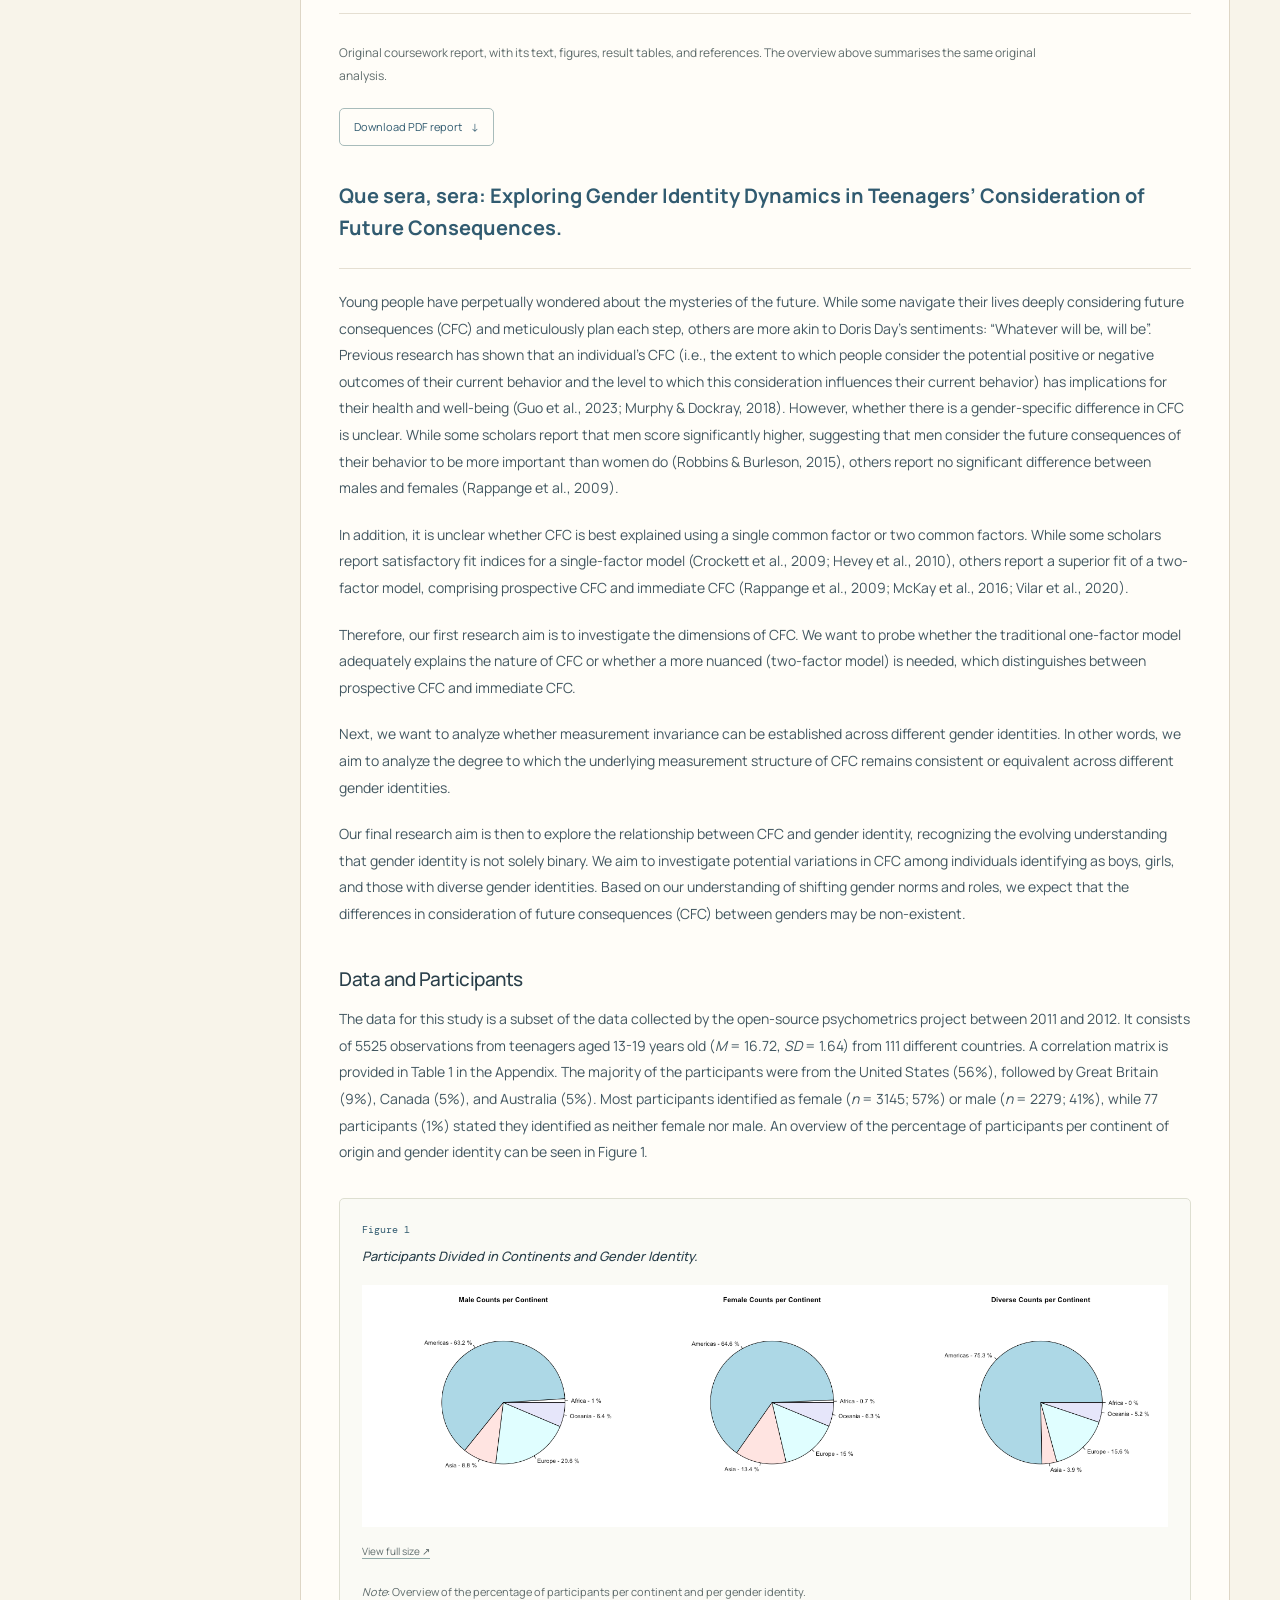
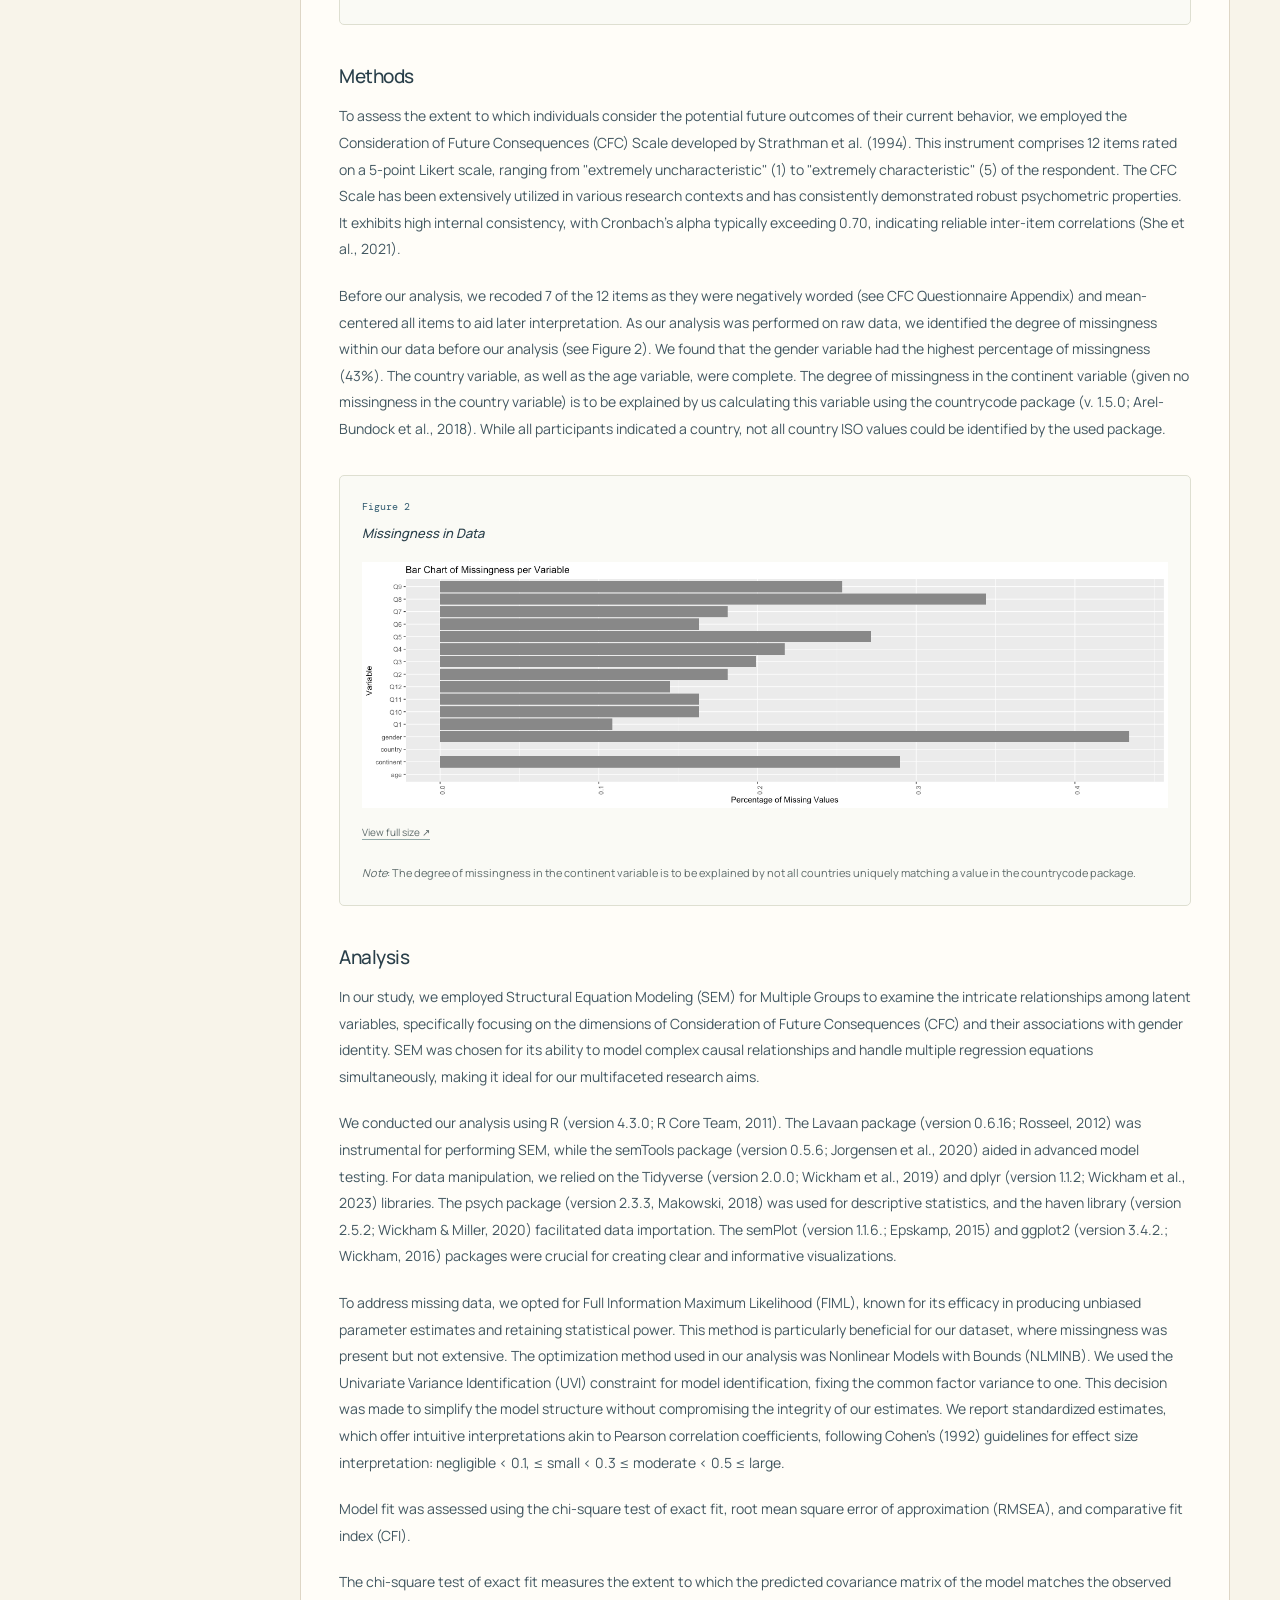
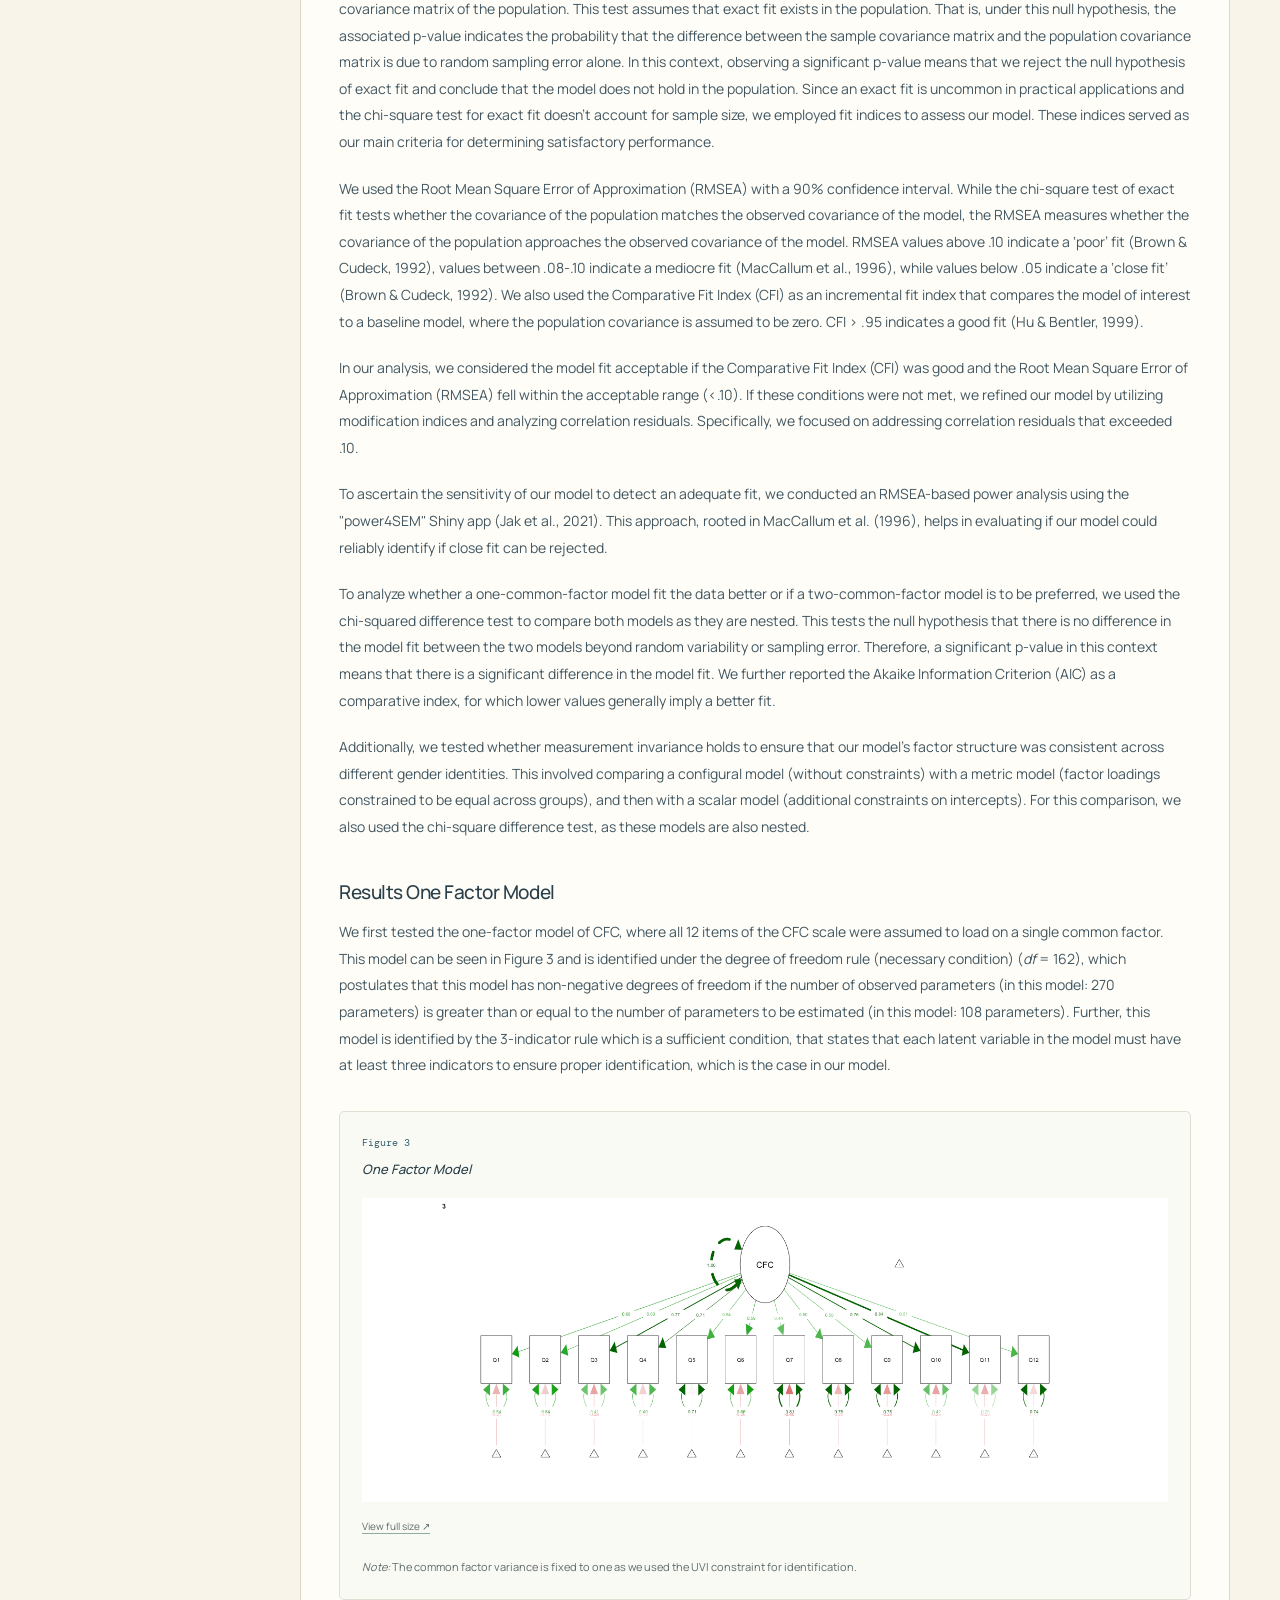
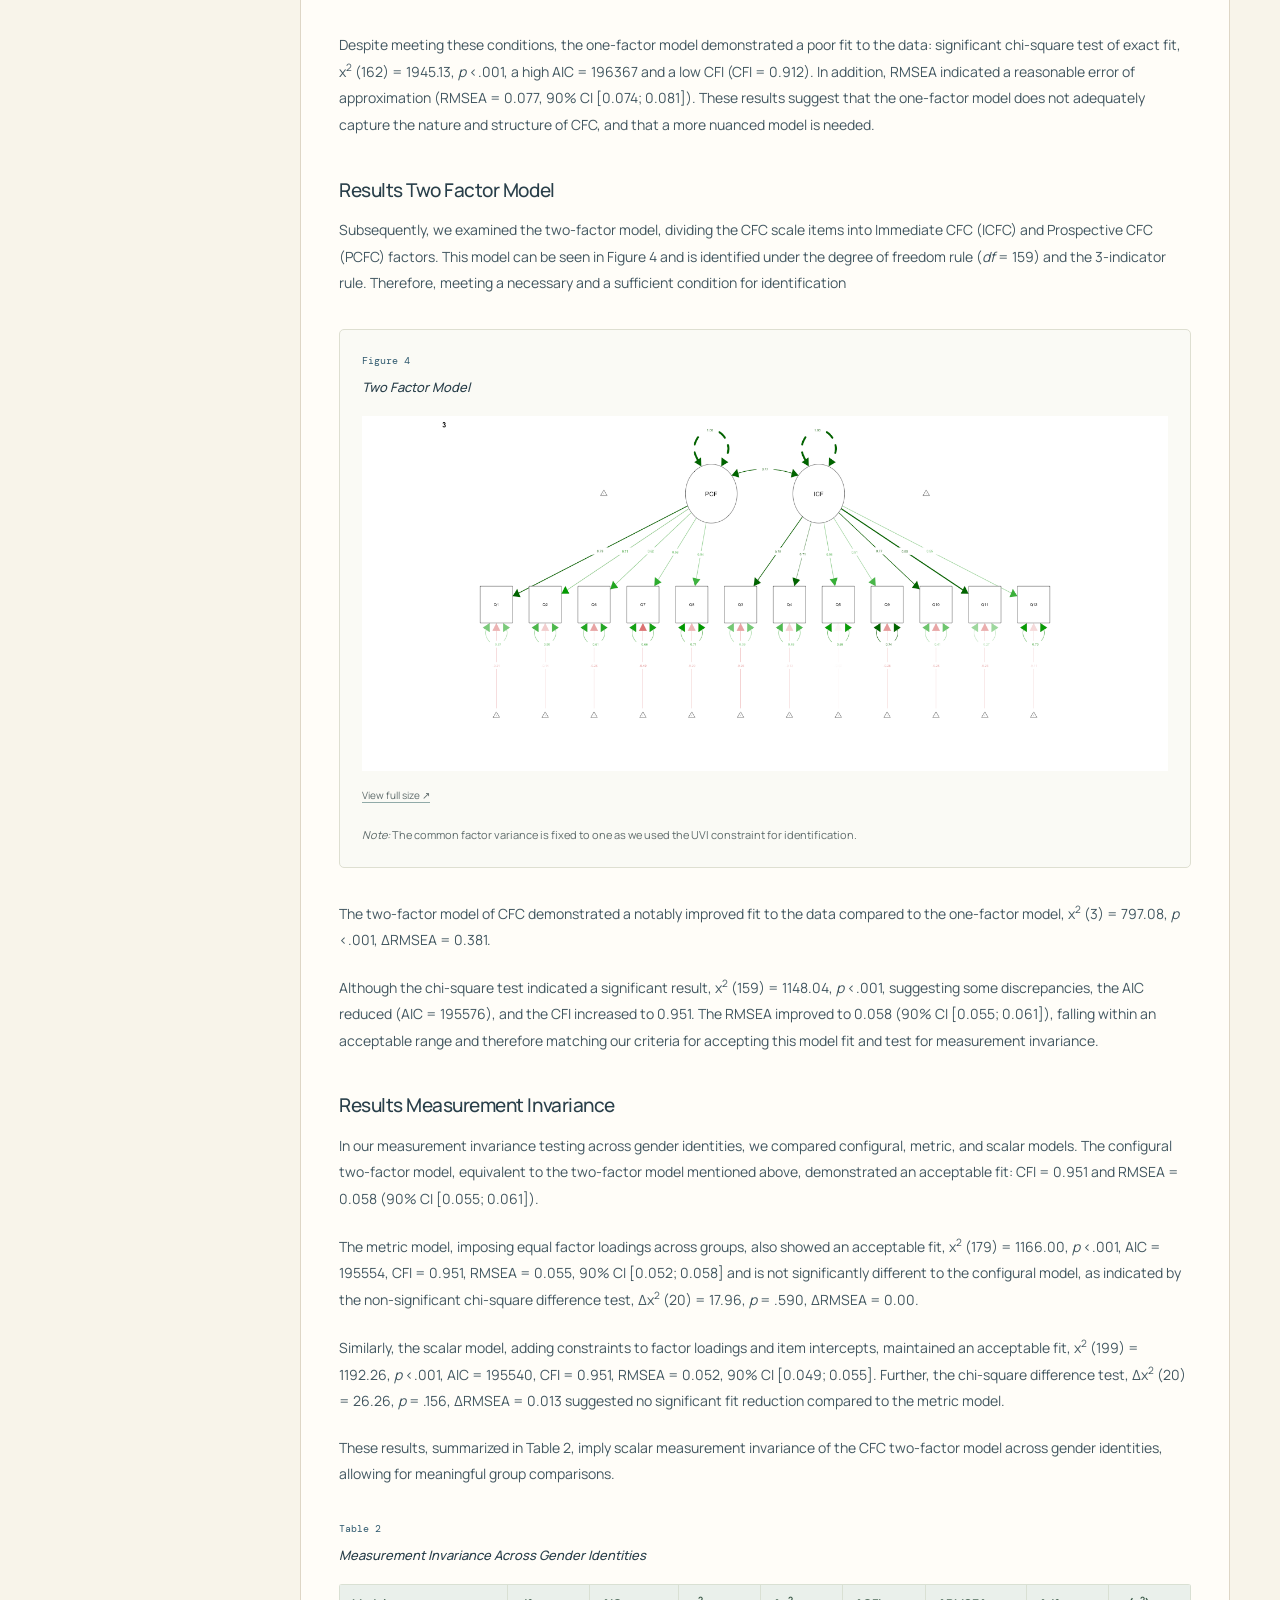
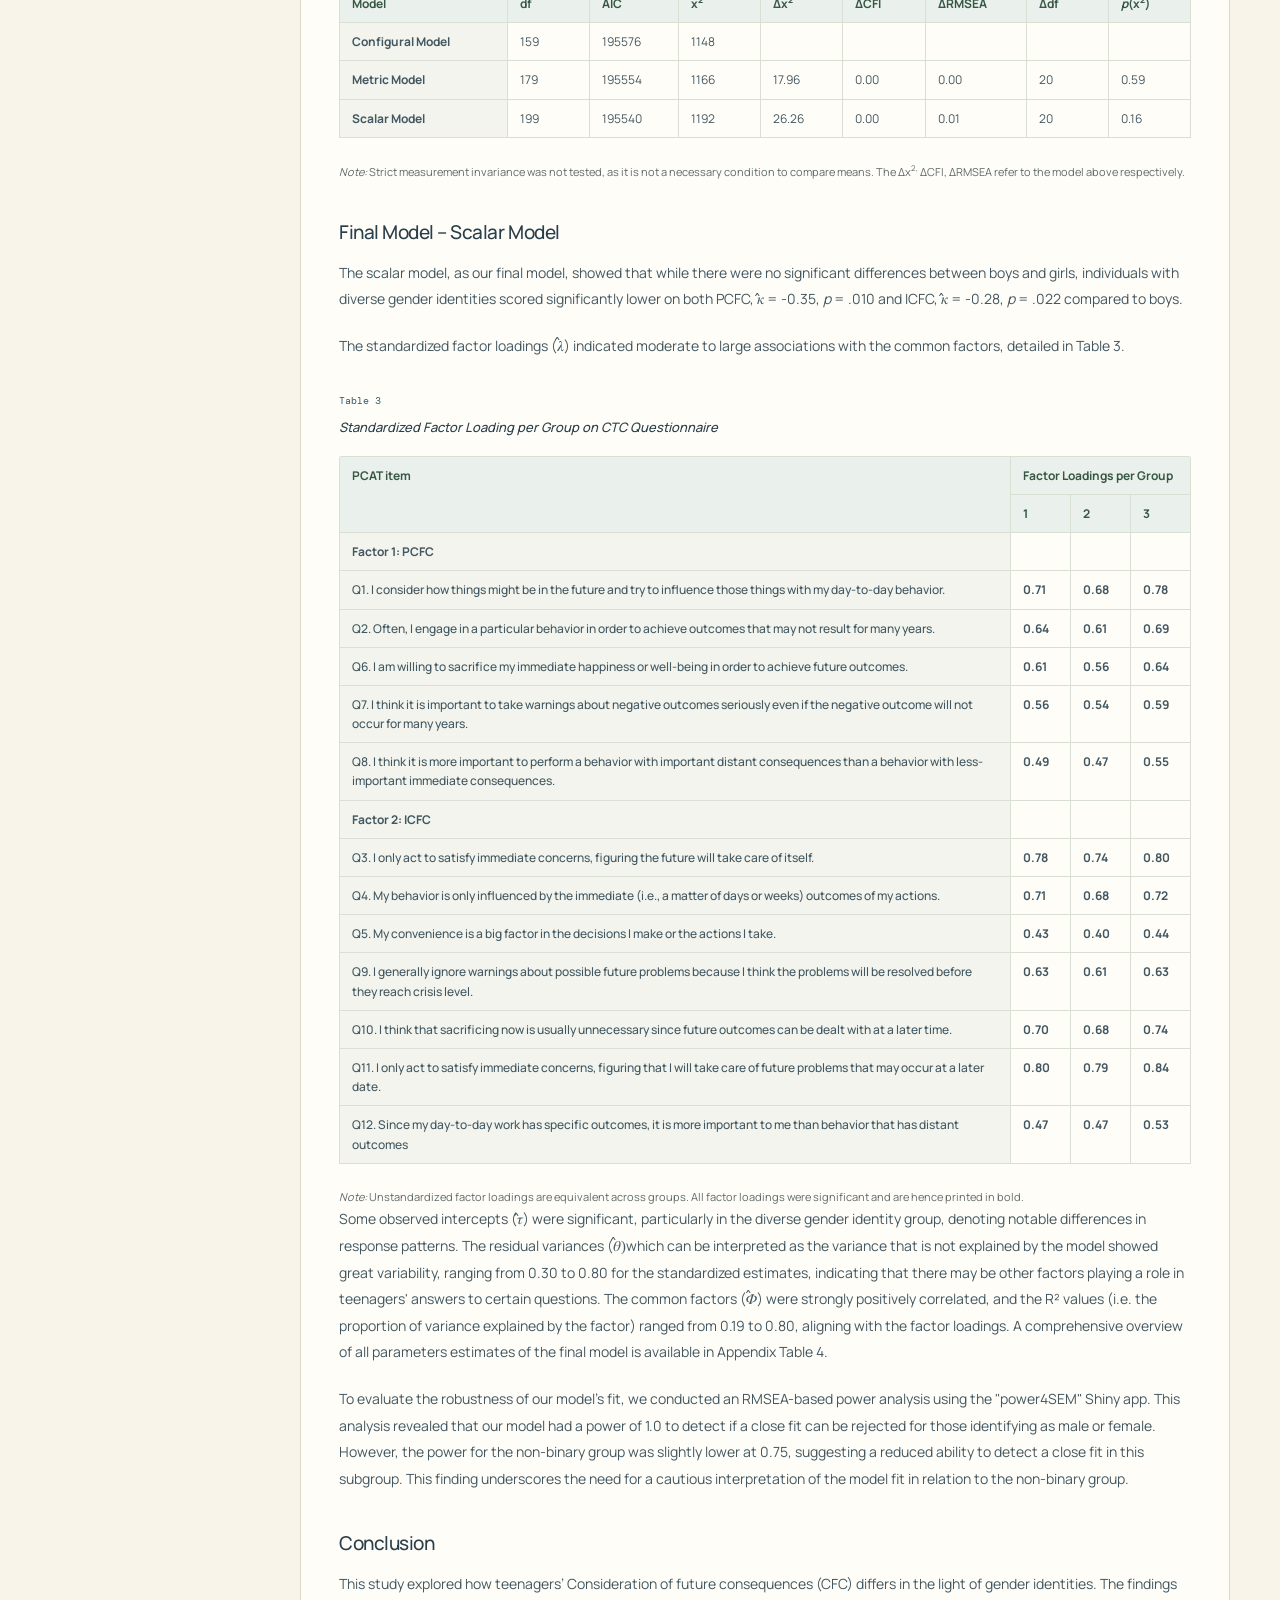
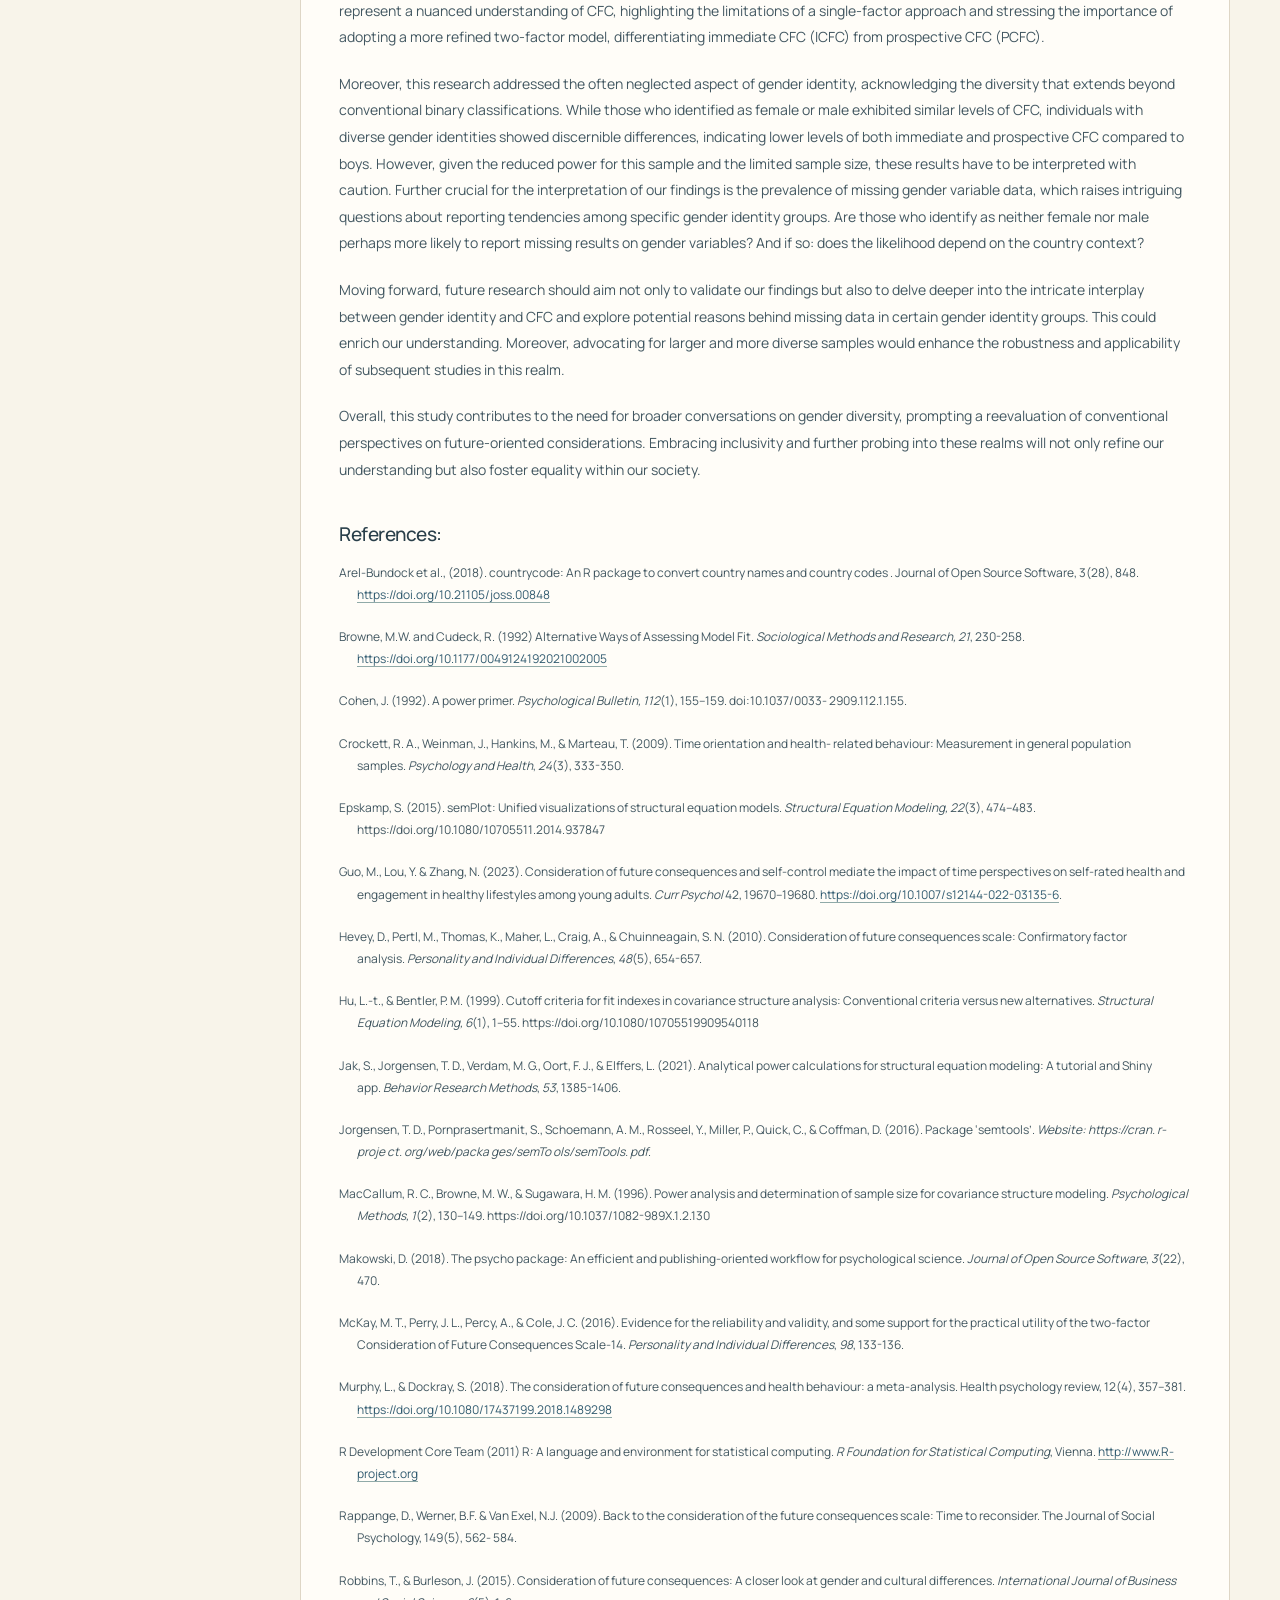
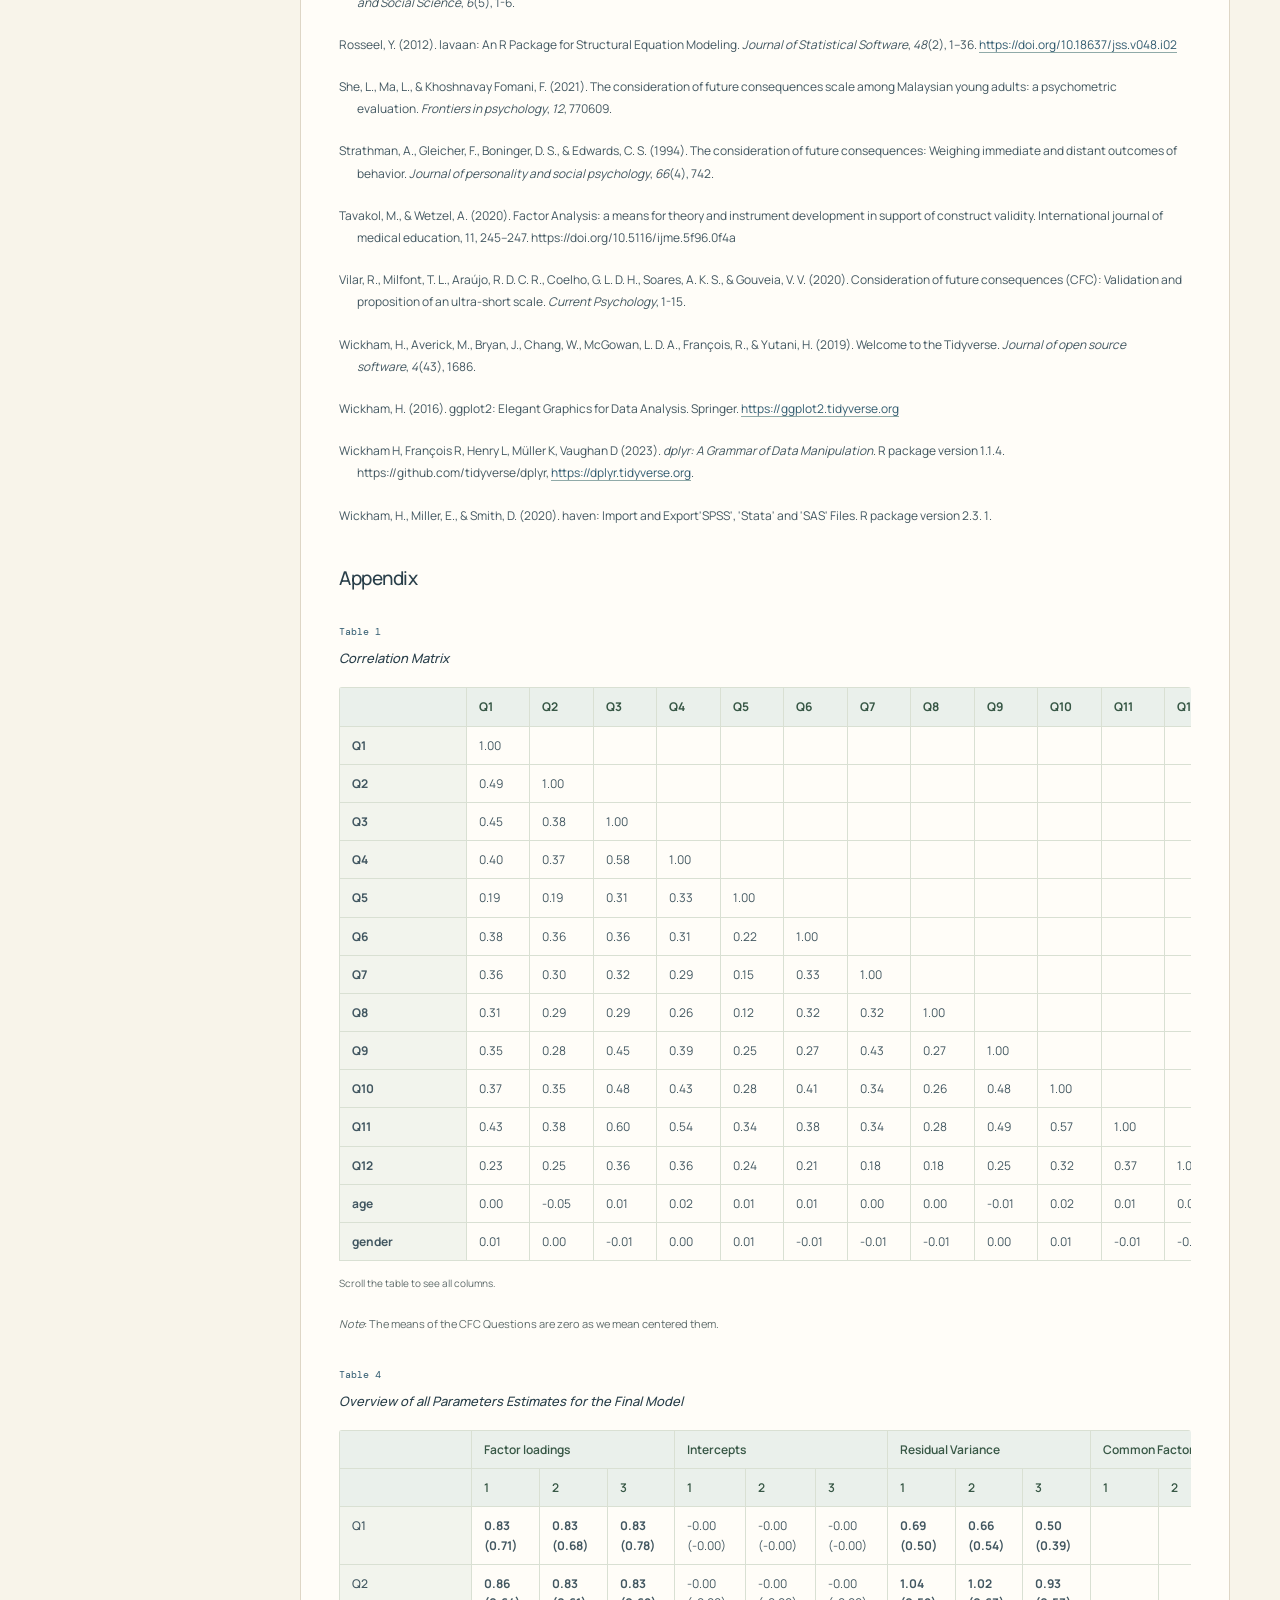
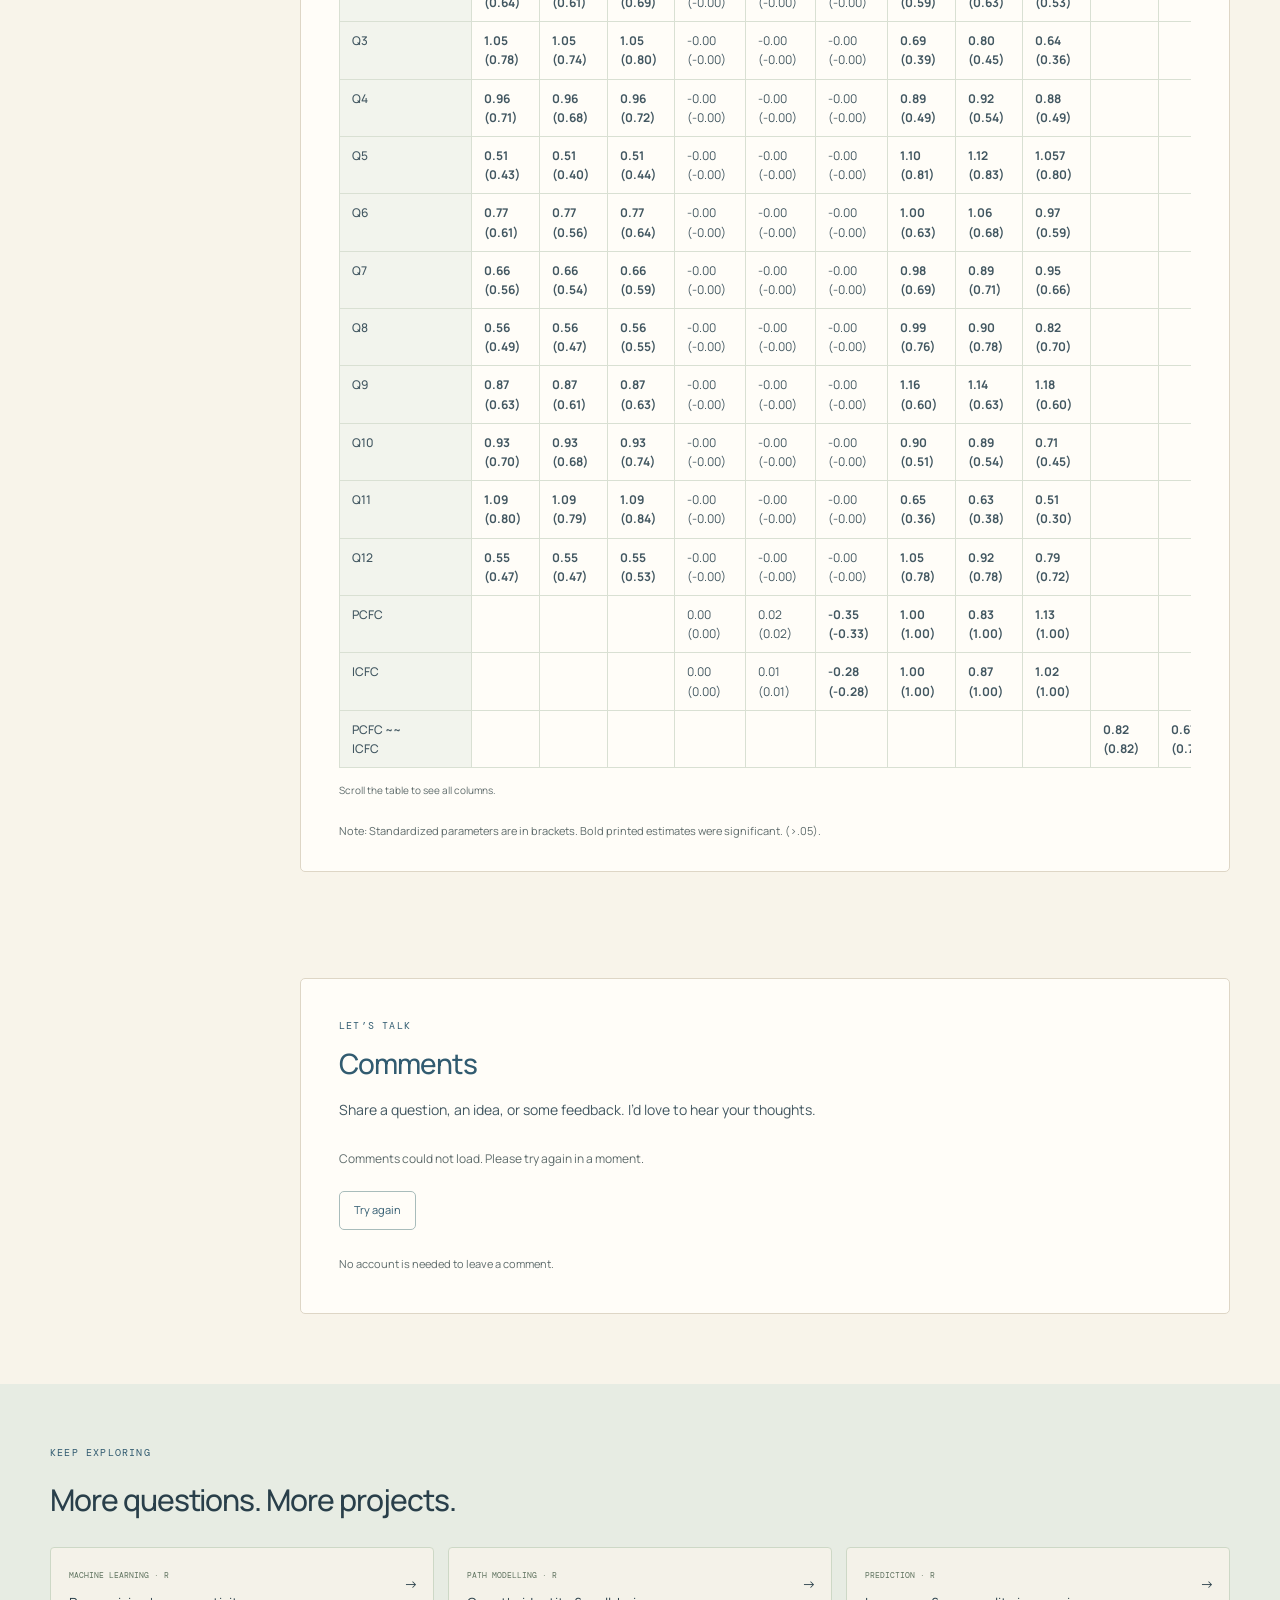
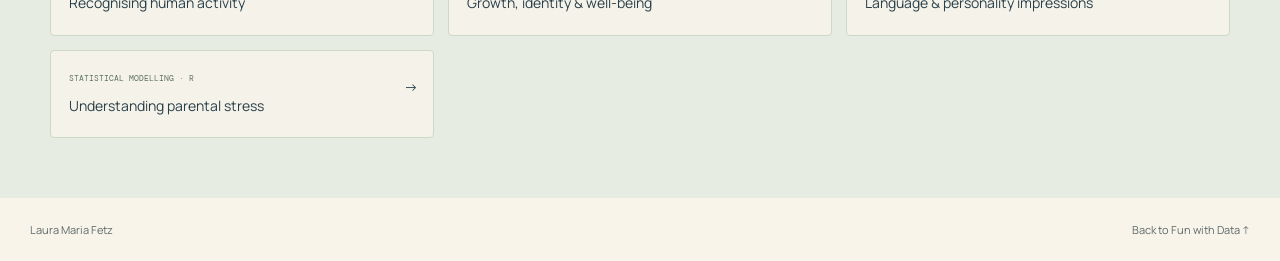
<file: projects/future-thinking/index.html>
<!DOCTYPE html>
<html lang="en"><head><meta charset="UTF-8"><meta name="viewport" content="width=device-width, initial-scale=1.0"><meta name="description" content="I examined whether the twelve-item Consideration of Future Consequences scale was better described by one factor or two."><meta name="theme-color" content="#f8f4ea"><title>Measuring future thinking — Laura Maria Fetz</title><link rel="icon" href="../../favicon.svg" type="image/svg+xml"><link rel="preconnect" href="https://fonts.googleapis.com"><link rel="preconnect" href="https://fonts.gstatic.com" crossorigin><link href="https://fonts.googleapis.com/css2?family=Manrope:wght@400;500;600;700&amp;family=DM+Mono:wght@400;500&amp;display=swap" rel="stylesheet"><link rel="stylesheet" href="../../tooplate-ivory-style.css"><link rel="stylesheet" href="../../personal.css"><link rel="stylesheet" href="../../project.css"><link rel="stylesheet" href="https://www.htmlcommentbox.com/static/skins/bootstrap/twitter-bootstrap.css?v=0"><link rel="stylesheet" href="../../comments.css?v=guest-comments"></head>
<body class="project-page"><a class="skip-link" href="#main">Skip to content</a><a class="site-mark" href="../../index.html#home" aria-label="Laura Maria Fetz, home">LF<span>.</span></a><nav class="pill-nav" aria-label="Main navigation"><a href="../../index.html#home">Home</a><a href="../../index.html#projects" class="active" aria-current="location">Fun with Data</a><a href="../../index.html#writing">Writing</a><a href="../../index.html#contact">Contact</a></nav><button class="hamburger" aria-label="Open navigation" aria-expanded="false" aria-controls="mobile-navigation"><span></span><span></span><span></span></button><nav class="mobile-nav" id="mobile-navigation" aria-label="Mobile navigation" hidden><a href="../../index.html#home">Home</a><a href="../../index.html#projects" class="active" aria-current="location">Fun with Data</a><a href="../../index.html#writing">Writing</a><a href="../../index.html#contact">Contact</a></nav>
<main id="main"><header class="project-hero"><div class="project-heading"><a href="../../index.html#projects" class="project-back">← Fun with Data</a><p class="section-eyebrow">Psychometrics · R</p><h1>Measuring future thinking</h1><p class="project-deck">I examined whether the twelve-item Consideration of Future Consequences scale was better described by one factor or two.</p><div class="project-hero-actions"><a class="cta-link" href="#report">Read the report <span aria-hidden="true">↓</span></a><a class="cta-link cta-link--dark" href="https://github.com/laurafetz/Consideration-of-Future-Consequences-SEM-Factor-Model" target="_blank" rel="noopener noreferrer">Source on GitHub <span aria-hidden="true">↗</span></a></div></div><img class="project-cover" src="../../images/project-04.svg" alt="" width="520" height="380"></header>
<div class="project-reading-layout"><aside class="project-contents" aria-label="On this page"><p>On this page</p><nav><a href="#overview">Project overview</a><a href="#overview-results">Results</a><a href="#overview-limitations">Limitations</a><a href="#overview-credits">Credits</a><a class="toc-report" href="#report">Original report</a><a class="toc-report-section" href="#report-data-and-participants">Data and Participants</a><a class="toc-report-section" href="#report-methods">Methods</a><a class="toc-report-section" href="#report-analysis">Analysis</a><a class="toc-report-section" href="#report-results-one-factor-model">Results One Factor Model</a><a class="toc-report-section" href="#report-results-two-factor-model">Results Two Factor Model</a><a class="toc-report-section" href="#report-results-measurement-invariance">Results Measurement Invariance</a><a class="toc-report-section" href="#report-final-model-scalar-model">Final Model – Scalar Model</a><a class="toc-report-section" href="#report-conclusion">Conclusion</a><a class="toc-report-section" href="#report-references">References:</a><a class="toc-report-section" href="#report-appendix">Appendix</a><a href="#comments">Comments</a></nav></aside><article class="project-document"><section class="project-reader-section" id="overview"><div class="reader-section-heading"><div><p class="section-eyebrow">The question, methods &amp; findings</p><h2>Project overview</h2></div><span class="reader-badge">Research notes</span></div><div class="project-prose"><p>I examined whether the twelve-item Consideration of Future Consequences scale was better described by one factor or two. I used an Open-Source Psychometrics course subset of 5,525 respondents aged 13–19, collected in 2011–2012. I fitted confirmatory factor models with FIML and tested measurement invariance across gender groups. In my original report, the two-factor model had CFI = 0.951 and RMSEA = 0.058, compared with 0.912 and 0.077 for one factor.</p>
<h2 id="overview-results">Results</h2>
<table>
<thead>
<tr>
<th>Model</th>
<th>CFI</th>
<th>RMSEA</th>
<th>AIC</th>
</tr>
</thead>
<tbody><tr>
<td>One factor</td>
<td>0.912</td>
<td>0.077</td>
<td>196,367</td>
</tr>
<tr>
<td>Two correlated factors</td>
<td>0.951</td>
<td>0.058</td>
<td>195,576</td>
</tr>
</tbody></table>
<p>I transcribed the original fit statistics into <a href="https://github.com/laurafetz/Consideration-of-Future-Consequences-SEM-Factor-Model/blob/main/results/original_model_fit.csv" target="_blank" rel="noopener noreferrer">original_model_fit.csv</a>. The two factors represent prospective and immediate consequences. I also reported scalar invariance across gender groups. I have not rerun these models because the exact course data are not included.</p>
<h2 id="overview-limitations">Limitations</h2>
<p>The smallest gender subgroup contained 77 respondents, which limits precision for its estimates and comparisons. FIML relies on a missing-at-random assumption that I did not verify. The observational sample does not support causal explanations of gender differences.</p>
<h2 id="overview-credits">Credits</h2>
<p>This was completed by <strong>Laura Maria Fetz</strong>. The questionnaire data came from the Open-Source Psychometrics Project.</p>
</div><p class="source-note">From the <a href="https://github.com/laurafetz/Consideration-of-Future-Consequences-SEM-Factor-Model/blob/main/README.md" target="_blank" rel="noopener noreferrer">project documentation</a>. <a href="downloads/project-overview.md" download>Download the overview</a>.</p></section><section class="project-reader-section" id="report"><div class="reader-section-heading"><div><p class="section-eyebrow">The full study</p><h2>Original report</h2></div><span class="reader-badge">Coursework report</span></div><p class="reader-note">Original coursework report, with its text, figures, result tables, and references. The overview above summarises the same original analysis.</p><div class="report-toolbar"><a class="reader-button reader-button-secondary" href="downloads/report.pdf" download>Download PDF report <span aria-hidden="true">↓</span></a></div><div class="project-prose report-prose"><p class="report-original-title"><strong>Que</strong><strong> sera, sera: Exploring Gender </strong><strong>Identity </strong><strong>Dynamics in Teenagers’ </strong><strong>Consideration of </strong><strong>Future</strong><strong> Consequences</strong><strong>.</strong></p><p>Young people have perpetually wondered about the mysteries of the future. While some navigate their lives deeply considering future consequences (CFC) and meticulously plan each step, others are more akin to Doris Day’s sentiments: “Whatever will be, will be”. Previous research has shown that an individual’s CFC (i.e., the extent to which people consider the potential positive or negative outcomes of their current behavior and the level to which this consideration influences their current behavior) has implications for their health and well-being (Guo et al., 2023; Murphy &amp; Dockray, 2018). However, whether there is a gender-specific difference in CFC is unclear. While some scholars report that men score significantly higher, suggesting that men consider the future consequences of their behavior to be more important than women do (Robbins &amp; Burleson, 2015), others report no significant difference between males and females (Rappange et al., 2009).</p><p>In addition, it is unclear whether CFC is best explained using a single common factor or two common factors. While some scholars report satisfactory fit indices for a single-factor model (Crockett et al., 2009; Hevey et al., 2010), others report a superior fit of a two-factor model, comprising prospective CFC and immediate CFC (Rappange et al., 2009; McKay et al., 2016; Vilar et al., 2020).</p><p>Therefore, our first research aim is to investigate the dimensions of CFC. We want to probe whether the traditional one-factor model adequately explains the nature of CFC or whether a more nuanced (two-factor model) is needed, which distinguishes between prospective CFC and immediate CFC.</p><p>Next, we want to analyze whether measurement invariance can be established across different gender identities. In other words, we aim to analyze the degree to which the underlying measurement structure of CFC remains consistent or equivalent across different gender identities.</p><p>Our final research aim is then to explore the relationship between CFC and gender identity, recognizing the evolving understanding that gender identity is not solely binary. We aim to investigate potential variations in CFC among individuals identifying as boys, girls, and those with diverse gender identities. Based on our understanding of shifting gender norms and roles, we expect that the differences in consideration of future consequences (CFC) between genders may be non-existent.</p><h3 id="report-data-and-participants">Data and Participants</h3><p>The data for this study is a subset of the data collected by the open-source psychometrics project between 2011 and 2012. It consists of 5525 observations from teenagers aged 13-19 years old (<em>M</em> = 16.72, <em>SD</em> = 1.64) from 111 different countries. A correlation matrix is provided in Table 1 in the Appendix. The majority of the participants were from the United States (56%), followed by Great Britain (9%), Canada (5%), and Australia (5%). Most participants identified as female (<em>n</em> = 3145; 57%) or male (<em>n</em> = 2279; 41%), while 77 participants (1%) stated they identified as neither female nor male. An overview of the percentage of participants per continent of origin and gender identity can be seen in Figure 1.</p><figure class="report-figure" id="report-figure-1"><figcaption><span>Figure 1</span><em>Participants Divided</em><em> i</em><em>n Continents and Gender Identity.</em></figcaption><div class="report-figure-panels"><div class="report-figure-panel"><a href="assets/report-image1.png" target="_blank" rel="noopener noreferrer" aria-label="Open Figure 1: Participants Divided in Continents and Gender Identity. at full size"><img src="assets/report-image1.png" alt="Figure 1: Participants Divided in Continents and Gender Identity." loading="lazy"></a><a class="report-image-open" href="assets/report-image1.png" target="_blank" rel="noopener noreferrer">View full size <span aria-hidden="true">↗</span></a></div></div><p class="report-note"><em>Note</em>: Overview of the percentage of participants per continent and per gender identity.</p></figure><h3 id="report-methods">Methods</h3><p>To assess the extent to which individuals consider the potential future outcomes of their current behavior, we employed the Consideration of Future Consequences (CFC) Scale developed by Strathman et al. (1994). This instrument comprises 12 items rated on a 5-point Likert scale, ranging from &quot;extremely uncharacteristic&quot; (1) to &quot;extremely characteristic&quot; (5) of the respondent. The CFC Scale has been extensively utilized in various research contexts and has consistently demonstrated robust psychometric properties. It exhibits high internal consistency, with Cronbach&#x27;s alpha typically exceeding 0.70, indicating reliable inter-item correlations (She et al., 2021).</p><p>Before our analysis, we recoded 7 of the 12 items as they were negatively worded (see CFC Questionnaire Appendix) and mean-centered all items to aid later interpretation. As our analysis was performed on raw data, we identified the degree of missingness within our data before our analysis (see Figure 2). We found that the gender variable had the highest percentage of missingness (43%). The country variable, as well as the age variable, were complete. The degree of missingness in the continent variable (given no missingness in the country variable) is to be explained by us calculating this variable using the countrycode package (v. 1.5.0; Arel-Bundock et al., 2018). While all participants indicated a country, not all country ISO values could be identified by the used package.</p><figure class="report-figure" id="report-figure-2"><figcaption><span>Figure 2</span><em>Missingness in Data</em></figcaption><div class="report-figure-panels"><div class="report-figure-panel"><a href="assets/report-image2.png" target="_blank" rel="noopener noreferrer" aria-label="Open Figure 2: Missingness in Data at full size"><img src="assets/report-image2.png" alt="Figure 2: Missingness in Data" loading="lazy"></a><a class="report-image-open" href="assets/report-image2.png" target="_blank" rel="noopener noreferrer">View full size <span aria-hidden="true">↗</span></a></div></div><p class="report-note"><em>Note</em>: The degree of missingness in the continent variable is to be explained by not all countries uniquely matching a value in the countrycode package.</p></figure><h3 id="report-analysis">Analysis</h3><p>In our study, we employed Structural Equation Modeling (SEM) for Multiple Groups to examine the intricate relationships among latent variables, specifically focusing on the dimensions of Consideration of Future Consequences (CFC) and their associations with gender identity. SEM was chosen for its ability to model complex causal relationships and handle multiple regression equations simultaneously, making it ideal for our multifaceted research aims.</p><p>We conducted our analysis using R (version 4.3.0; R Core Team, 2011). The Lavaan package (version 0.6.16; Rosseel, 2012) was instrumental for performing SEM, while the semTools package (version 0.5.6; Jorgensen et al., 2020) aided in advanced model testing. For data manipulation, we relied on the Tidyverse (version 2.0.0; Wickham et al., 2019) and dplyr (version 1.1.2; Wickham et al., 2023) libraries. The psych package (version 2.3.3, Makowski, 2018) was used for descriptive statistics, and the haven library (version 2.5.2; Wickham &amp; Miller, 2020) facilitated data importation. The semPlot (version 1.1.6.; Epskamp, 2015) and ggplot2 (version 3.4.2.; Wickham, 2016) packages were crucial for creating clear and informative visualizations.</p><p>To address missing data, we opted for Full Information Maximum Likelihood (FIML), known for its efficacy in producing unbiased parameter estimates and retaining statistical power. This method is particularly beneficial for our dataset, where missingness was present but not extensive. The optimization method used in our analysis was Nonlinear Models with Bounds (NLMINB). We used the Univariate Variance Identification (UVI) constraint for model identification, fixing the common factor variance to one. This decision was made to simplify the model structure without compromising the integrity of our estimates. We report standardized estimates, which offer intuitive interpretations akin to Pearson correlation coefficients, following Cohen’s (1992) guidelines for effect size interpretation: negligible &lt; 0.1, ≤ small &lt; 0.3 ≤ moderate &lt; 0.5 ≤ large.</p><p>Model fit was assessed using the chi-square test of exact fit, root mean square error of approximation (RMSEA), and comparative fit index (CFI).</p><p>The chi-square test of exact fit measures the extent to which the predicted covariance matrix of the model matches the observed covariance matrix of the population. This test assumes that exact fit exists in the population. That is, under this null hypothesis, the associated p-value indicates the probability that the difference between the sample covariance matrix and the population covariance matrix is due to random sampling error alone. In this context, observing a significant p-value means that we reject the null hypothesis of exact fit and conclude that the model does not hold in the population. Since an exact fit is uncommon in practical applications and the chi-square test for exact fit doesn&#x27;t account for sample size, we employed fit indices to assess our model. These indices served as our main criteria for determining satisfactory performance.</p><p>We used the Root Mean Square Error of Approximation (RMSEA) with a 90% confidence interval. While the chi-square test of exact fit tests whether the covariance of the population matches the observed covariance of the model, the RMSEA measures whether the covariance of the population approaches the observed covariance of the model. RMSEA values above .10 indicate a ‘poor’ fit (Brown &amp; Cudeck, 1992), values between .08-.10 indicate a mediocre fit (MacCallum et al., 1996), while values below .05 indicate a ‘close fit’ (Brown &amp; Cudeck, 1992). We also used the Comparative Fit Index (CFI) as an incremental fit index that compares the model of interest to a baseline model, where the population covariance is assumed to be zero. CFI &gt; .95 indicates a good fit (Hu &amp; Bentler, 1999).</p><p>In our analysis, we considered the model fit acceptable if the Comparative Fit Index (CFI) was good and the Root Mean Square Error of Approximation (RMSEA) fell within the acceptable range (&lt;.10). If these conditions were not met, we refined our model by utilizing modification indices and analyzing correlation residuals. Specifically, we focused on addressing correlation residuals that exceeded .10.</p><p>To ascertain the sensitivity of our model to detect an adequate fit, we conducted an RMSEA-based power analysis using the &quot;power4SEM&quot; Shiny app (Jak et al., 2021). This approach, rooted in MacCallum et al. (1996), helps in evaluating if our model could reliably identify if close fit can be rejected.</p><p>To analyze whether a one-common-factor model fit the data better or if a two-common-factor model is to be preferred, we used the chi-squared difference test to compare both models as they are nested. This tests the null hypothesis that there is no difference in the model fit between the two models beyond random variability or sampling error. Therefore, a significant p-value in this context means that there is a significant difference in the model fit. We further reported the Akaike Information Criterion (AIC) as a comparative index, for which lower values generally imply a better fit.</p><p>Additionally, we tested whether measurement invariance holds to ensure that our model&#x27;s factor structure was consistent across different gender identities. This involved comparing a configural model (without constraints) with a metric model (factor loadings constrained to be equal across groups), and then with a scalar model (additional constraints on intercepts). For this comparison, we also used the chi-square difference test, as these models are also nested.</p><h3 id="report-results-one-factor-model">Results One Factor Model</h3><p>We first tested the one-factor model of CFC, where all 12 items of the CFC scale were assumed to load on a single common factor. This model can be seen in Figure 3 and is identified under the degree of freedom rule (necessary condition) (<em>df</em><em> </em>= 162), which postulates that this model has non-negative degrees of freedom if the number of observed parameters (in this model: 270 parameters)  is greater than or equal to the number of parameters to be estimated (in this model: 108 parameters). Further, this model is identified by the 3-indicator rule which is a sufficient condition, that states that each latent variable in the model must have at least three indicators to ensure proper identification, which is the case in our model.</p><figure class="report-figure" id="report-figure-3"><figcaption><span>Figure 3</span><em>One Factor Model</em><em> </em></figcaption><div class="report-figure-panels"><div class="report-figure-panel"><a href="assets/report-image3.png" target="_blank" rel="noopener noreferrer" aria-label="Open Figure 3: One Factor Model at full size"><img src="assets/report-image3.png" alt="Figure 3: One Factor Model" loading="lazy"></a><a class="report-image-open" href="assets/report-image3.png" target="_blank" rel="noopener noreferrer">View full size <span aria-hidden="true">↗</span></a></div></div><p class="report-note"><em>Note:</em> The common factor variance is fixed to one as we used the UVI constraint for identification.</p></figure><p>Despite meeting these conditions, the one-factor model demonstrated a poor fit to the data: significant chi-square test of exact fit, χ<sup>2</sup> (162) = 1945.13, <em>p </em>&lt;.001, a high AIC = 196367 and a low CFI (CFI = 0.912). In addition, RMSEA indicated a reasonable error of approximation (RMSEA = 0.077, 90% CI [0.074; 0.081]). These results suggest that the one-factor model does not adequately capture the nature and structure of CFC, and that a more nuanced model is needed.</p><h3 id="report-results-two-factor-model">Results Two Factor Model</h3><p>Subsequently, we examined the two-factor model, dividing the CFC scale items into Immediate CFC (ICFC) and Prospective CFC (PCFC) factors. This model can be seen in Figure 4 and is identified under the degree of freedom rule (<em>df</em> = 159) and the 3-indicator rule. Therefore, meeting a necessary and a sufficient condition for identification</p><figure class="report-figure" id="report-figure-4"><figcaption><span>Figure 4</span><em>Two Factor Model</em></figcaption><div class="report-figure-panels"><div class="report-figure-panel"><a href="assets/report-image4.png" target="_blank" rel="noopener noreferrer" aria-label="Open Figure 4: Two Factor Model at full size"><img src="assets/report-image4.png" alt="Figure 4: Two Factor Model" loading="lazy"></a><a class="report-image-open" href="assets/report-image4.png" target="_blank" rel="noopener noreferrer">View full size <span aria-hidden="true">↗</span></a></div></div><p class="report-note"><em>Note: </em>The common factor variance is fixed to one as we used the UVI constraint for identification.</p></figure><p>The two-factor model of CFC demonstrated a notably improved fit to the data compared to the one-factor model, χ<sup>2</sup> (3) = 797.08, <em>p</em> &lt;.001, ΔRMSEA = 0.381.</p><p>Although the chi-square test indicated a significant result, χ<sup>2</sup> (159) = 1148.04, <em>p </em>&lt;.001, suggesting some discrepancies, the AIC reduced (AIC = 195576), and the CFI increased to 0.951. The RMSEA improved to 0.058 (90% CI [0.055; 0.061]), falling within an acceptable range and therefore matching our criteria for accepting this model fit and test for measurement invariance.</p><h3 id="report-results-measurement-invariance">Results Measurement Invariance</h3><p>In our measurement invariance testing across gender identities, we compared configural, metric, and scalar models. The configural two-factor model, equivalent to the two-factor model mentioned above, demonstrated an acceptable fit: CFI = 0.951 and RMSEA = 0.058 (90% CI [0.055; 0.061]).</p><p>The metric model, imposing equal factor loadings across groups, also showed an acceptable fit, χ<sup>2</sup> (179) = 1166.00, <em>p</em> &lt;.001, AIC = 195554, CFI = 0.951, RMSEA = 0.055, 90% CI [0.052; 0.058] and is not significantly different to the configural model, as indicated by the non-significant chi-square difference test, Δχ<sup>2</sup> (20) = 17.96, <em>p</em> = .590, ΔRMSEA = 0.00.</p><p>Similarly, the scalar model, adding constraints to factor loadings and item intercepts, maintained an acceptable fit,  χ<sup>2</sup> (199) = 1192.26, <em>p</em> &lt;.001, AIC = 195540, CFI = 0.951, RMSEA = 0.052, 90% CI [0.049; 0.055]. Further, the chi-square difference test, Δχ<sup>2</sup> (20) = 26.26, <em>p</em> = .156, ΔRMSEA = 0.013 suggested no significant fit reduction compared to the metric model.</p><p>These results, summarized in Table 2, imply scalar measurement invariance of the CFC two-factor model across gender identities, allowing for meaningful group comparisons.</p><div class="report-table-caption" id="report-table-2-title"><span>Table 2</span><em>Measurement Invariance Across Gender Identities</em></div><div class="report-table" tabindex="0" role="region" aria-label="Table 2: Measurement Invariance Across Gender Identities" id="report-table-2"><table aria-labelledby="report-table-2-title"><thead><tr><th scope="col"><p><strong>Model</strong></p></th><th scope="col"><p><strong>df</strong></p></th><th scope="col"><p><strong>AIC</strong></p></th><th scope="col"><p><strong>χ</strong><sup><strong>2</strong></sup></p></th><th scope="col"><p><strong>Δχ</strong><sup><strong>2</strong></sup></p></th><th scope="col"><p><strong>Δ</strong><strong>CFI</strong></p></th><th scope="col"><p><strong>Δ</strong><strong>RMSEA</strong></p></th><th scope="col"><p><strong>Δdf</strong></p></th><th scope="col"><p><strong><em>p</em></strong><strong>(χ</strong><sup><strong>2</strong></sup><strong>)</strong></p></th></tr></thead><tbody><tr><th scope="row"><p><strong>Configural Model</strong></p></th><td><p>159</p></td><td><p>195576</p></td><td><p>1148</p></td><td></td><td></td><td></td><td></td><td></td></tr><tr><th scope="row"><p><strong>Metric Model</strong></p></th><td><p>179</p></td><td><p>195554</p></td><td><p>1166</p></td><td><p>17.96</p></td><td><p>0.00</p></td><td><p>0.00</p></td><td><p>20</p></td><td><p>0.59</p></td></tr><tr><th scope="row"><p><strong>Scalar Model</strong></p></th><td><p>199</p></td><td><p>195540</p></td><td><p>1192</p></td><td><p>26.26</p></td><td><p>0.00</p></td><td><p>0.01</p></td><td><p>20</p></td><td><p>0.16</p></td></tr></tbody></table></div><p class="report-table-hint">Scroll the table to see all columns.</p><p class="report-note"><em>Note: </em>Strict measurement invariance was not tested, as it is not a necessary condition to compare means. The Δχ<sup>2</sup><sup>, </sup>ΔCFI, ΔRMSEA<sup> </sup>refer to the model above respectively.</p><h3 id="report-final-model-scalar-model">Final Model – Scalar Model</h3><p>The scalar model, as our final model, showed that while there were no significant differences between boys and girls, individuals with diverse gender identities scored significantly lower on both PCFC, <math xmlns="http://www.w3.org/1998/Math/MathML"><mover accent="true"><mrow><mi>κ</mi></mrow><mo>̂</mo></mover></math> = -0.35, <em>p</em> = .010 and ICFC, <math xmlns="http://www.w3.org/1998/Math/MathML"><mover accent="true"><mrow><mi>κ</mi></mrow><mo>̂</mo></mover></math> = -0.28, <em>p</em> = .022 compared to boys.</p><p>The standardized factor loadings (<math xmlns="http://www.w3.org/1998/Math/MathML"><mover accent="true"><mrow><mi>λ</mi></mrow><mo>̂</mo></mover></math>) indicated moderate to large associations with the common factors, detailed in Table 3.</p><div class="report-table-caption" id="report-table-3-title"><span>Table 3</span><em>Standardized </em><em>Factor Loading per Group on CTC Questionnaire</em></div><div class="report-table report-table-questionnaire" tabindex="0" role="region" aria-label="Table 3: Standardized Factor Loading per Group on CTC Questionnaire" id="report-table-3"><table aria-labelledby="report-table-3-title"><thead><tr><th scope="col" rowspan="2"><p><strong>PCAT item</strong></p></th><th scope="colgroup" colspan="3"><p><strong>Factor </strong><strong>L</strong><strong>oading</strong><strong>s per Group</strong></p></th></tr><tr><th scope="col"><p><strong>1</strong></p></th><th scope="col"><p><strong>2</strong></p></th><th scope="col"><p><strong>3</strong></p></th></tr></thead><tbody><tr><th scope="row"><p><strong>Factor 1: PCFC</strong></p></th><td></td><td></td><td></td></tr><tr><th scope="row"><p>Q1. I consider how things might be in the future and try to influence those things with my day-to-day behavior.</p></th><td><p><strong>0.71</strong></p></td><td><p><strong>0.68</strong></p></td><td><p><strong>0.78</strong></p></td></tr><tr><th scope="row"><p>Q2. Often, I engage in a particular behavior in order to achieve outcomes that may not result for many years.</p></th><td><p><strong>0.64</strong></p></td><td><p><strong>0.61</strong></p></td><td><p><strong>0.69</strong></p></td></tr><tr><th scope="row"><p>Q6. I am willing to sacrifice my immediate happiness or well-being in order to achieve future outcomes.</p></th><td><p><strong>0.61</strong></p></td><td><p><strong>0.56</strong></p></td><td><p><strong>0.64</strong></p></td></tr><tr><th scope="row"><p>Q7. I think it is important to take warnings about negative outcomes seriously even if the negative outcome will not occur for many years.</p></th><td><p><strong>0.56</strong></p></td><td><p><strong>0.54</strong></p></td><td><p><strong>0.59</strong></p></td></tr><tr><th scope="row"><p>Q8. I think it is more important to perform a behavior with important distant consequences than a behavior with less-important immediate consequences.</p></th><td><p><strong>0.49</strong></p></td><td><p><strong>0.47</strong></p></td><td><p><strong>0.55</strong></p></td></tr><tr><th scope="row"><p><strong>Factor 2: ICFC</strong></p></th><td></td><td></td><td></td></tr><tr><th scope="row"><p>Q3. I only act to satisfy immediate concerns, figuring the future will take care of itself.</p></th><td><p><strong>0.78</strong></p></td><td><p><strong>0.74</strong></p></td><td><p><strong>0.80</strong></p></td></tr><tr><th scope="row"><p>Q4. My behavior is only influenced by the immediate (i.e., a matter of days or weeks) outcomes of my actions.</p></th><td><p><strong>0.71</strong></p></td><td><p><strong>0.68</strong></p></td><td><p><strong>0.72</strong></p></td></tr><tr><th scope="row"><p>Q5. My convenience is a big factor in the decisions I make or the actions I take.</p></th><td><p><strong>0.43</strong></p></td><td><p><strong>0.40</strong></p></td><td><p><strong>0.44</strong></p></td></tr><tr><th scope="row"><p>Q9. I generally ignore warnings about possible future problems because I think the problems will be resolved before they reach crisis level.</p></th><td><p><strong>0.63</strong></p></td><td><p><strong>0.61</strong></p></td><td><p><strong>0.63</strong></p></td></tr><tr><th scope="row"><p>Q10. I think that sacrificing now is usually unnecessary since future outcomes can be dealt with at a later time.</p></th><td><p><strong>0.70</strong></p></td><td><p><strong>0.68</strong></p></td><td><p><strong>0.74</strong></p></td></tr><tr><th scope="row"><p>Q11. I only act to satisfy immediate concerns, figuring that I will take care of future problems that may occur at a later date.</p></th><td><p><strong>0.80</strong></p></td><td><p><strong>0.79</strong></p></td><td><p><strong>0.84</strong></p></td></tr><tr><th scope="row"><p>Q12. Since my day-to-day work has specific outcomes, it is more important to me than behavior that has distant outcomes</p></th><td><p><strong>0.47</strong></p></td><td><p><strong>0.47</strong></p></td><td><p><strong>0.53</strong></p></td></tr></tbody></table></div><p class="report-table-hint">Scroll the table to see all columns.</p><p class="report-note"><em>Note:</em> Unstandardized factor loadings are equivalent across groups. All factor loadings were significant and are hence printed in bold.</p><p>Some observed intercepts (<math xmlns="http://www.w3.org/1998/Math/MathML"><mover accent="true"><mrow><mi>τ</mi></mrow><mo>̂</mo></mover></math>) were significant, particularly in the diverse gender identity group, denoting notable differences in response patterns. The residual variances (<math xmlns="http://www.w3.org/1998/Math/MathML"><mover accent="true"><mrow><mi>θ</mi></mrow><mo>̂</mo></mover><mi>)</mi><mi> </mi></math>which can be interpreted as the variance that is not explained by the model showed great variability, ranging from 0.30 to 0.80 for the standardized estimates,  indicating that there may be other factors playing a role in teenagers&#x27; answers to certain questions. The common factors (<math xmlns="http://www.w3.org/1998/Math/MathML"><mover accent="true"><mrow><mi>Φ</mi></mrow><mo>̂</mo></mover></math>) were strongly positively correlated, and the R² values (i.e. the proportion of variance explained by the factor) ranged from 0.19 to 0.80, aligning with the factor loadings. A comprehensive overview of all parameters estimates of the final model is available in Appendix Table 4.</p><p>To evaluate the robustness of our model&#x27;s fit, we conducted an RMSEA-based power analysis using the &quot;power4SEM&quot; Shiny app. This analysis revealed that our model had a power of 1.0 to detect if a close fit can be rejected for those identifying as male or female. However, the power for the non-binary group was slightly lower at 0.75, suggesting a reduced ability to detect a close fit in this subgroup. This finding underscores the need for a cautious interpretation of the model fit in relation to the non-binary group.</p><h3 id="report-conclusion">Conclusion</h3><p>This study explored how teenagers’ Consideration of future consequences (CFC) differs in the light of gender identities. The findings represent a nuanced understanding of CFC, highlighting the limitations of a single-factor approach and stressing the importance of adopting a more refined two-factor model, differentiating immediate CFC (ICFC) from prospective CFC (PCFC).</p><p>Moreover, this research addressed the often neglected aspect of gender identity, acknowledging the diversity that extends beyond conventional binary classifications. While those who identified as female or male exhibited similar levels of CFC, individuals with diverse gender identities showed discernible differences, indicating lower levels of both immediate and prospective CFC compared to boys. However, given the reduced power for this sample and the limited sample size, these results have to be interpreted with caution. Further crucial for the interpretation of our findings is the prevalence of missing gender variable data, which raises intriguing questions about reporting tendencies among specific gender identity groups. Are those who identify as neither female nor male perhaps more likely to report missing results on gender variables? And if so: does the likelihood depend on the country context?</p><p>Moving forward, future research should aim not only to validate our findings but also to delve deeper into the intricate interplay between gender identity and CFC and explore potential reasons behind missing data in certain gender identity groups. This could enrich our understanding. Moreover, advocating for larger and more diverse samples would enhance the robustness and applicability of subsequent studies in this realm.</p><p>Overall, this study contributes to the need for broader conversations on gender diversity, prompting a reevaluation of conventional perspectives on future-oriented considerations. Embracing inclusivity and further probing into these realms will not only refine our understanding but also foster equality within our society.</p><h3 id="report-references">References:</h3><p class="report-reference">Arel-Bundock et al., (2018). countrycode: An R package to convert country names and country codes . Journal of Open Source Software, 3(28), 848. <a href="https://doi.org/10.21105/joss.00848" target="_blank" rel="noopener noreferrer">https://doi.org/10.21105/joss.00848</a></p><p class="report-reference">Browne, M.W. and Cudeck, R. (1992) Alternative Ways of Assessing Model Fit. <em>Sociological Methods and Research, 21</em>, 230-258. <a href="https://doi.org/10.1177/0049124192021002005" target="_blank" rel="noopener noreferrer">https://doi.org/10.1177/0049124192021002005</a></p><p class="report-reference">Cohen, J. (1992). A power primer. <em>Psychological Bulletin, 112</em>(1), 155–159. doi:10.1037/0033- 2909.112.1.155.</p><p class="report-reference">Crockett, R. A., Weinman, J., Hankins, M., &amp; Marteau, T. (2009). Time orientation and health- related behaviour: Measurement in general population samples. <em>Psychology and </em> <em>Health</em>, <em>24</em>(3), 333-350.</p><p class="report-reference">Epskamp, S. (2015). semPlot: Unified visualizations of structural equation models. <em>Structural </em> <em>Equation Modeling, 22</em>(3), 474–483. https://doi.org/10.1080/10705511.2014.937847</p><p class="report-reference">Guo, M., Lou, Y. &amp; Zhang, N. (2023). Consideration of future consequences and self-control mediate the impact of time perspectives on self-rated health and engagement in healthy lifestyles among young adults. <em>Curr Psychol</em> 42, 19670–19680. <a href="https://doi.org/10.1007/s12144-022-03135-6" target="_blank" rel="noopener noreferrer">https://doi.org/10.1007/s12144-022-03135-6</a>.</p><p class="report-reference">Hevey, D., Pertl, M., Thomas, K., Maher, L., Craig, A., &amp; Chuinneagain, S. N. (2010). Consideration of future consequences scale: Confirmatory factor analysis. <em>Personality and Individual Differences</em>, <em>48</em>(5), 654-657.</p><p class="report-reference">Hu, L.-t., &amp; Bentler, P. M. (1999). Cutoff criteria for fit indexes in covariance structure analysis: Conventional criteria versus new alternatives. <em>Structural Equation Modeling, 6</em>(1), 1–55. https://doi.org/10.1080/10705519909540118</p><p class="report-reference">Jak, S., Jorgensen, T. D., Verdam, M. G., Oort, F. J., &amp; Elffers, L. (2021). Analytical power calculations for structural equation modeling: A tutorial and Shiny app. <em>Behavior Research Methods</em>, <em>53</em>, 1385-1406.</p><p class="report-reference">Jorgensen, T. D., Pornprasertmanit, S., Schoemann, A. M., Rosseel, Y., Miller, P., Quick, C., &amp; Coffman, D. (2016). Package ‘semtools’. <em>Website: https://cran. r-proje ct. org/web/packa ges/semTo ols/semTools. pdf</em>.</p><p class="report-reference">MacCallum, R. C., Browne, M. W., &amp; Sugawara, H. M. (1996). Power analysis and determination of sample size for covariance structure modeling. <em>Psychological Methods, 1</em>(2), 130–149. https://doi.org/10.1037/1082-989X.1.2.130</p><p class="report-reference">Makowski, D. (2018). The psycho package: An efficient and publishing-oriented workflow for psychological science. <em>Journal of Open Source Software</em>, <em>3</em>(22), 470.</p><p class="report-reference">McKay, M. T., Perry, J. L., Percy, A., &amp; Cole, J. C. (2016). Evidence for the reliability and validity, and some support for the practical utility of the two-factor Consideration of Future Consequences Scale-14. <em>Personality and Individual Differences</em>, <em>98</em>, 133-136.</p><p class="report-reference">Murphy, L., &amp; Dockray, S. (2018). The consideration of future consequences and health behaviour: a meta-analysis. Health psychology review, 12(4), 357–381. <a href="https://doi.org/10.1080/17437199.2018.1489298" target="_blank" rel="noopener noreferrer">https://doi.org/10.1080/17437199.2018.1489298</a></p><p class="report-reference">R Development Core Team (2011) R: A language and environment for statistical computing. <em>R </em> <em>Foundation for Statistical Computing</em>, Vienna. <a href="http://www.R-project.org" target="_blank" rel="noopener noreferrer">http://www.R-project.org</a></p><p class="report-reference">Rappange, D., Werner, B.F. &amp; Van Exel, N.J. (2009). Back to the consideration of the future consequences scale: Time to reconsider. The Journal of Social Psychology, 149(5), 562- 584.</p><p class="report-reference">Robbins, T., &amp; Burleson, J. (2015). Consideration of future consequences: A closer look at gender and cultural differences. <em>International Journal of Business and Social Science</em>, <em>6</em>(5), 1-6.</p><p class="report-reference">Rosseel, Y. (2012). lavaan: An R Package for Structural Equation Modeling. <em>Journal of </em> <em>Statistical Software</em>, <em>48</em>(2), 1–36. <a href="https://doi.org/10.18637/jss.v048.i02" target="_blank" rel="noopener noreferrer">https://doi.org/10.18637/jss.v048.i02</a></p><p class="report-reference">She, L., Ma, L., &amp; Khoshnavay Fomani, F. (2021). The consideration of future consequences scale among Malaysian young adults: a psychometric evaluation. <em>Frontiers in </em> <em>psychology</em>, <em>12</em>, 770609.</p><p class="report-reference">Strathman, A., Gleicher, F., Boninger, D. S., &amp; Edwards, C. S. (1994). The consideration of future consequences: Weighing immediate and distant outcomes of behavior. <em>Journal </em> <em>of personality and social psychology</em>, <em>66</em>(4), 742.</p><p class="report-reference">Tavakol, M., &amp; Wetzel, A. (2020). Factor Analysis: a means for theory and instrument development in support of construct validity. International journal of medical education, 11, 245–247. https://doi.org/10.5116/ijme.5f96.0f4a</p><p class="report-reference">Vilar, R., Milfont, T. L., Araújo, R. D. C. R., Coelho, G. L. D. H., Soares, A. K. S., &amp; Gouveia, V. V. (2020). Consideration of future consequences (CFC): Validation and proposition of an ultra-short scale. <em>Current Psychology</em>, 1-15.</p><p class="report-reference">Wickham, H., Averick, M., Bryan, J., Chang, W., McGowan, L. D. A., François, R., &amp; Yutani, H. (2019). Welcome to the Tidyverse. <em>Journal of open source software</em>, <em>4</em>(43), 1686.</p><p class="report-reference">Wickham, H. (2016). ggplot2: Elegant Graphics for Data Analysis. Springer. <a href="https://ggplot2.tidyverse.org" target="_blank" rel="noopener noreferrer">https://ggplot2.tidyverse.org</a></p><p class="report-reference">Wickham H, François R, Henry L, Müller K, Vaughan D (2023). <em>dplyr: A Grammar of Data </em> <em>Manipulation</em>. R package version 1.1.4.  https://github.com/tidyverse/dplyr, <a href="https://dplyr.tidyverse.org" target="_blank" rel="noopener noreferrer">https://dplyr.tidyverse.org</a>.</p><p class="report-reference">Wickham, H., Miller, E., &amp; Smith, D. (2020). haven: Import and  Export&#x27;SPSS&#x27;, &#x27;Stata&#x27; and &#x27;SAS&#x27; Files. R package version 2.3. 1.</p><h3 id="report-appendix">Appendix</h3><div class="report-table-caption" id="report-table-1-title"><span>Table 1</span><em>Correlation Matrix </em></div><div class="report-table report-table-wide" tabindex="0" role="region" aria-label="Table 1: Correlation Matrix" id="report-table-1"><table aria-labelledby="report-table-1-title"><thead><tr><th scope="col"></th><th scope="col"><p><strong>Q1</strong></p></th><th scope="col"><p><strong>Q2</strong></p></th><th scope="col"><p><strong>Q3</strong></p></th><th scope="col"><p><strong>Q4</strong></p></th><th scope="col"><p><strong>Q5</strong></p></th><th scope="col"><p><strong>Q6</strong></p></th><th scope="col"><p><strong>Q7</strong></p></th><th scope="col"><p><strong>Q8</strong></p></th><th scope="col"><p><strong>Q9</strong></p></th><th scope="col"><p><strong>Q10</strong></p></th><th scope="col"><p><strong>Q11</strong></p></th><th scope="col"><p><strong>Q12</strong></p></th><th scope="col"><p><strong>age</strong></p></th><th scope="col"><p><strong>gender</strong></p></th><th scope="col"><p><strong>M</strong></p></th><th scope="col"><p><strong>SD</strong></p></th></tr></thead><tbody><tr><th scope="row"><p><strong>Q1</strong></p></th><td><p>1.00</p></td><td></td><td></td><td></td><td></td><td></td><td></td><td></td><td></td><td></td><td></td><td></td><td></td><td></td><td><p>0.00</p></td><td><p>1.14</p></td></tr><tr><th scope="row"><p><strong>Q2</strong></p></th><td><p>0.49</p></td><td><p>1.00</p></td><td></td><td></td><td></td><td></td><td></td><td></td><td></td><td></td><td></td><td></td><td></td><td></td><td><p>0.00</p></td><td><p>1.30</p></td></tr><tr><th scope="row"><p><strong>Q3</strong></p></th><td><p>0.45</p></td><td><p>0.38</p></td><td><p>1.00</p></td><td></td><td></td><td></td><td></td><td></td><td></td><td></td><td></td><td></td><td></td><td></td><td><p>0.00</p></td><td><p>1.34</p></td></tr><tr><th scope="row"><p><strong>Q4</strong></p></th><td><p>0.40</p></td><td><p>0.37</p></td><td><p>0.58</p></td><td><p>1.00</p></td><td></td><td></td><td></td><td></td><td></td><td></td><td></td><td></td><td></td><td></td><td><p>0.00</p></td><td><p>1.32</p></td></tr><tr><th scope="row"><p><strong>Q5</strong></p></th><td><p>0.19</p></td><td><p>0.19</p></td><td><p>0.31</p></td><td><p>0.33</p></td><td><p>1.00</p></td><td></td><td></td><td></td><td></td><td></td><td></td><td></td><td></td><td></td><td><p>0.00</p></td><td><p>1.16</p></td></tr><tr><th scope="row"><p><strong>Q6</strong></p></th><td><p>0.38</p></td><td><p>0.36</p></td><td><p>0.36</p></td><td><p>0.31</p></td><td><p>0.22</p></td><td><p>1.00</p></td><td></td><td></td><td></td><td></td><td></td><td></td><td></td><td></td><td><p>0.00</p></td><td><p>1.25</p></td></tr><tr><th scope="row"><p><strong>Q7</strong></p></th><td><p>0.36</p></td><td><p>0.30</p></td><td><p>0.32</p></td><td><p>0.29</p></td><td><p>0.15</p></td><td><p>0.33</p></td><td><p>1.00</p></td><td></td><td></td><td></td><td></td><td></td><td></td><td></td><td><p>0.00</p></td><td><p>1.15</p></td></tr><tr><th scope="row"><p><strong>Q8</strong></p></th><td><p>0.31</p></td><td><p>0.29</p></td><td><p>0.29</p></td><td><p>0.26</p></td><td><p>0.12</p></td><td><p>0.32</p></td><td><p>0.32</p></td><td><p>1.00</p></td><td></td><td></td><td></td><td></td><td></td><td></td><td><p>0.00</p></td><td><p>1.11</p></td></tr><tr><th scope="row"><p><strong>Q9</strong></p></th><td><p>0.35</p></td><td><p>0.28</p></td><td><p>0.45</p></td><td><p>0.39</p></td><td><p>0.25</p></td><td><p>0.27</p></td><td><p>0.43</p></td><td><p>0.27</p></td><td><p>1.00</p></td><td></td><td></td><td></td><td></td><td></td><td><p>0.00</p></td><td><p>1.36</p></td></tr><tr><th scope="row"><p><strong>Q10</strong></p></th><td><p>0.37</p></td><td><p>0.35</p></td><td><p>0.48</p></td><td><p>0.43</p></td><td><p>0.28</p></td><td><p>0.41</p></td><td><p>0.34</p></td><td><p>0.26</p></td><td><p>0.48</p></td><td><p>1.00</p></td><td></td><td></td><td></td><td></td><td><p>0.00</p></td><td><p>1.30</p></td></tr><tr><th scope="row"><p><strong>Q11</strong></p></th><td><p>0.43</p></td><td><p>0.38</p></td><td><p>0.60</p></td><td><p>0.54</p></td><td><p>0.34</p></td><td><p>0.38</p></td><td><p>0.34</p></td><td><p>0.28</p></td><td><p>0.49</p></td><td><p>0.57</p></td><td><p>1.00</p></td><td></td><td></td><td></td><td><p>0.00</p></td><td><p>1.32</p></td></tr><tr><th scope="row"><p><strong>Q12</strong></p></th><td><p>0.23</p></td><td><p>0.25</p></td><td><p>0.36</p></td><td><p>0.36</p></td><td><p>0.24</p></td><td><p>0.21</p></td><td><p>0.18</p></td><td><p>0.18</p></td><td><p>0.25</p></td><td><p>0.32</p></td><td><p>0.37</p></td><td><p>1.00</p></td><td></td><td></td><td><p>0.00</p></td><td><p>1.12</p></td></tr><tr><th scope="row"><p><strong>age</strong></p></th><td><p>0.00</p></td><td><p>-0.05</p></td><td><p>0.01</p></td><td><p>0.02</p></td><td><p>0.01</p></td><td><p>0.01</p></td><td><p>0.00</p></td><td><p>0.00</p></td><td><p>-0.01</p></td><td><p>0.02</p></td><td><p>0.01</p></td><td><p>0.00</p></td><td><p>1.00</p></td><td></td><td><p>16.72</p></td><td><p>1.64</p></td></tr><tr><th scope="row"><p><strong>gender</strong></p></th><td><p>0.01</p></td><td><p>0.00</p></td><td><p>-0.01</p></td><td><p>0.00</p></td><td><p>0.01</p></td><td><p>-0.01</p></td><td><p>-0.01</p></td><td><p>-0.01</p></td><td><p>0.00</p></td><td><p>0.01</p></td><td><p>-0.01</p></td><td><p>-0.03</p></td><td><p>-0.08</p></td><td><p>1.00</p></td><td><p>1.60</p></td><td><p>0.52</p></td></tr></tbody></table></div><p class="report-table-hint">Scroll the table to see all columns.</p><p class="report-note"><em>Note</em>: The means of the CFC Questions are zero as we mean centered them.</p><div class="report-table-caption" id="report-table-4-title"><span>Table 4</span><em>Overview </em><em>o</em><em>f </em><em>a</em><em>ll Parameters Estimates </em><em>f</em><em>or </em><em>the </em><em>Final Model</em></div><div class="report-table report-table-wide" tabindex="0" role="region" aria-label="Table 4: Overview of all Parameters Estimates for the Final Model" id="report-table-4"><table aria-labelledby="report-table-4-title"><thead><tr><th scope="col"></th><th scope="colgroup" colspan="3"><p>Factor loadings</p></th><th scope="colgroup" colspan="3"><p>Intercepts</p></th><th scope="colgroup" colspan="3"><p>Residual Variance</p></th><th scope="colgroup" colspan="3"><p>Common Factor Covariance</p></th><th scope="colgroup" colspan="3"><p>R<sup>2</sup></p></th></tr><tr><th scope="col"></th><th scope="col"><p>1</p></th><th scope="col"><p>2</p></th><th scope="col"><p>3</p></th><th scope="col"><p>1</p></th><th scope="col"><p>2</p></th><th scope="col"><p>3</p></th><th scope="col"><p>1</p></th><th scope="col"><p>2</p></th><th scope="col"><p>3</p></th><th scope="col"><p>1</p></th><th scope="col"><p>2</p></th><th scope="col"><p>3</p></th><th scope="col"><p>1</p></th><th scope="col"><p>2</p></th><th scope="col"><p>3</p></th></tr></thead><tbody><tr><th scope="row"><p>Q1</p></th><td><p><strong>0.83</strong></p><p><strong>(0.71)</strong></p></td><td><p><strong>0.83</strong></p><p><strong>(0.68)</strong></p></td><td><p><strong>0.83</strong></p><p><strong>(0.78)</strong></p></td><td><p>-0.00</p><p>(-0.00)</p></td><td><p>-0.00</p><p>(-0.00)</p></td><td><p>-0.00</p><p>(-0.00)</p></td><td><p><strong>0.69</strong></p><p><strong>(0.50)</strong></p></td><td><p><strong>0.66</strong></p><p><strong>(0.54)</strong></p></td><td><p><strong>0.50</strong></p><p><strong>(0.39)</strong></p></td><td></td><td></td><td></td><td><p>0.50</p></td><td><p>0.46</p></td><td><p>0.61</p></td></tr><tr><th scope="row"><p>Q2</p></th><td><p><strong>0.86</strong></p><p><strong>(0.64)</strong></p></td><td><p><strong>0.83</strong></p><p><strong>(0.61)</strong></p></td><td><p><strong>0.83</strong></p><p><strong>(0.69)</strong></p></td><td><p>-0.00</p><p>(-0.00)</p></td><td><p>-0.00</p><p>(-0.00)</p></td><td><p>-0.00</p><p>(-0.00)</p></td><td><p><strong>1.04</strong></p><p><strong>(0.59)</strong></p></td><td><p><strong>1.02</strong></p><p><strong>(0.63)</strong></p></td><td><p><strong>0.93</strong></p><p><strong>(0.53)</strong></p></td><td></td><td></td><td></td><td><p>0.41</p></td><td><p>0.37</p></td><td><p>0.47</p></td></tr><tr><th scope="row"><p>Q3</p></th><td><p><strong>1.05</strong></p><p><strong>(0.78)</strong></p></td><td><p><strong>1.05</strong></p><p><strong>(0.74)</strong></p></td><td><p><strong>1.05</strong></p><p><strong>(0.80)</strong></p></td><td><p>-0.00</p><p>(-0.00)</p></td><td><p>-0.00</p><p>(-0.00)</p></td><td><p>-0.00</p><p>(-0.00)</p></td><td><p><strong>0.69</strong></p><p><strong>(0.39)</strong></p></td><td><p><strong>0.80</strong></p><p><strong>(0.45)</strong></p></td><td><p><strong>0.64</strong></p><p><strong>(0.36)</strong></p></td><td></td><td></td><td></td><td><p>0.62</p></td><td><p>0.55</p></td><td><p>0.64</p></td></tr><tr><th scope="row"><p>Q4</p></th><td><p><strong>0.96</strong></p><p><strong>(0.71)</strong></p></td><td><p><strong>0.96</strong></p><p><strong>(0.68)</strong></p></td><td><p><strong>0.96</strong></p><p><strong>(0.72)</strong></p></td><td><p>-0.00</p><p>(-0.00)</p></td><td><p>-0.00</p><p>(-0.00)</p></td><td><p>-0.00</p><p>(-0.00)</p></td><td><p><strong>0.89</strong></p><p><strong>(0.49)</strong></p></td><td><p><strong>0.92</strong></p><p><strong>(0.54)</strong></p></td><td><p><strong>0.88</strong></p><p><strong>(0.49)</strong></p></td><td></td><td></td><td></td><td><p>0.51</p></td><td><p>0.47</p></td><td><p>0.51</p></td></tr><tr><th scope="row"><p>Q5</p></th><td><p><strong>0.51</strong></p><p><strong>(0.43)</strong></p></td><td><p><strong>0.51</strong></p><p><strong>(0.40)</strong></p></td><td><p><strong>0.51</strong></p><p><strong>(0.44)</strong></p></td><td><p>-0.00</p><p>(-0.00)</p></td><td><p>-0.00</p><p>(-0.00)</p></td><td><p>-0.00</p><p>(-0.00)</p></td><td><p><strong>1.10</strong></p><p><strong>(0.81)</strong></p></td><td><p><strong>1.12</strong></p><p><strong>(0.83)</strong></p></td><td><p><strong>1.057</strong></p><p><strong>(0.80)</strong></p></td><td></td><td></td><td></td><td><p>0.19</p></td><td><p>0.17</p></td><td><p>0.20</p></td></tr><tr><th scope="row"><p>Q6</p></th><td><p><strong>0.77</strong></p><p><strong>(0.61)</strong></p></td><td><p><strong>0.77</strong></p><p><strong>(0.56)</strong></p></td><td><p><strong>0.77</strong></p><p><strong>(0.64)</strong></p></td><td><p>-0.00</p><p>(-0.00)</p></td><td><p>-0.00</p><p>(-0.00)</p></td><td><p>-0.00</p><p>(-0.00)</p></td><td><p><strong>1.00</strong></p><p><strong>(0.63)</strong></p></td><td><p><strong>1.06</strong></p><p><strong>(0.68)</strong></p></td><td><p><strong>0.97</strong></p><p><strong>(0.59)</strong></p></td><td></td><td></td><td></td><td><p>0.37</p></td><td><p>0.32</p></td><td><p>0.41</p></td></tr><tr><th scope="row"><p>Q7</p></th><td><p><strong>0.66</strong></p><p><strong>(0.56)</strong></p></td><td><p><strong>0.66</strong></p><p><strong>(0.54)</strong></p></td><td><p><strong>0.66</strong></p><p><strong>(0.59)</strong></p></td><td><p>-0.00</p><p>(-0.00)</p></td><td><p>-0.00</p><p>(-0.00)</p></td><td><p>-0.00</p><p>(-0.00)</p></td><td><p><strong>0.98</strong></p><p><strong>(0.69)</strong></p></td><td><p><strong>0.89</strong></p><p><strong>(0.71)</strong></p></td><td><p><strong>0.95</strong></p><p><strong>(0.66)</strong></p></td><td></td><td></td><td></td><td><p>0.31</p></td><td><p>0.29</p></td><td><p>0.34</p></td></tr><tr><th scope="row"><p>Q8</p></th><td><p><strong>0.56</strong></p><p><strong>(0.49)</strong></p></td><td><p><strong>0.56</strong></p><p><strong>(0.47)</strong></p></td><td><p><strong>0.56</strong></p><p><strong>(0.55)</strong></p></td><td><p>-0.00</p><p>(-0.00)</p></td><td><p>-0.00</p><p>(-0.00)</p></td><td><p>-0.00</p><p>(-0.00)</p></td><td><p><strong>0.99</strong></p><p><strong>(0.76)</strong></p></td><td><p><strong>0.90</strong></p><p><strong>(0.78)</strong></p></td><td><p><strong>0.82</strong></p><p><strong>(0.70)</strong></p></td><td></td><td></td><td></td><td><p>0.24</p></td><td><p>0.23</p></td><td><p>0.30</p></td></tr><tr><th scope="row"><p>Q9</p></th><td><p><strong>0.87</strong></p><p><strong>(0.63)</strong></p></td><td><p><strong>0.87</strong></p><p><strong>(0.61)</strong></p></td><td><p><strong>0.87</strong></p><p><strong>(0.63)</strong></p></td><td><p>-0.00</p><p>(-0.00)</p></td><td><p>-0.00</p><p>(-0.00)</p></td><td><p>-0.00</p><p>(-0.00)</p></td><td><p><strong>1.16</strong></p><p><strong>(0.60)</strong></p></td><td><p><strong>1.14</strong></p><p><strong>(0.63)</strong></p></td><td><p><strong>1.18</strong></p><p><strong>(0.60)</strong></p></td><td></td><td></td><td></td><td><p>0.40</p></td><td><p>0.37</p></td><td><p>0.40</p></td></tr><tr><th scope="row"><p>Q10</p></th><td><p><strong>0.93</strong></p><p><strong>(0.70)</strong></p></td><td><p><strong>0.93</strong></p><p><strong>(0.68)</strong></p></td><td><p><strong>0.93</strong></p><p><strong>(0.74)</strong></p></td><td><p>-0.00</p><p>(-0.00)</p></td><td><p>-0.00</p><p>(-0.00)</p></td><td><p>-0.00</p><p>(-0.00)</p></td><td><p><strong>0.90</strong></p><p><strong>(0.51)</strong></p></td><td><p><strong>0.89</strong></p><p><strong>(0.54)</strong></p></td><td><p><strong>0.71</strong></p><p><strong>(0.45)</strong></p></td><td></td><td></td><td></td><td><p>0.49</p></td><td><p>0.46</p></td><td><p>0.55</p></td></tr><tr><th scope="row"><p>Q11</p></th><td><p><strong>1.09</strong></p><p><strong>(0.80)</strong></p></td><td><p><strong>1.09</strong></p><p><strong>(0.79)</strong></p></td><td><p><strong>1.09</strong></p><p><strong>(0.84)</strong></p></td><td><p>-0.00</p><p>(-0.00)</p></td><td><p>-0.00</p><p>(-0.00)</p></td><td><p>-0.00</p><p>(-0.00)</p></td><td><p><strong>0.65</strong></p><p><strong>(0.36)</strong></p></td><td><p><strong>0.63</strong></p><p><strong>(0.38)</strong></p></td><td><p><strong>0.51</strong></p><p><strong>(0.30)</strong></p></td><td></td><td></td><td></td><td><p>0.64</p></td><td><p>0.62</p></td><td><p>0.70</p></td></tr><tr><th scope="row"><p>Q12</p></th><td><p><strong>0.55</strong></p><p><strong>(0.47)</strong></p></td><td><p><strong>0.55</strong></p><p><strong>(0.47)</strong></p></td><td><p><strong>0.55</strong></p><p><strong>(0.53)</strong></p></td><td><p>-0.00</p><p>(-0.00)</p></td><td><p>-0.00</p><p>(-0.00)</p></td><td><p>-0.00</p><p>(-0.00)</p></td><td><p><strong>1.05</strong></p><p><strong>(0.78)</strong></p></td><td><p><strong>0.92</strong></p><p><strong>(0.78)</strong></p></td><td><p><strong>0.79</strong></p><p><strong>(0.72)</strong></p></td><td></td><td></td><td></td><td><p>0.22</p></td><td><p>0.22</p></td><td><p>0.28</p></td></tr><tr><th scope="row"><p>PCFC</p></th><td></td><td></td><td></td><td><p>0.00</p><p>(0.00)</p></td><td><p>0.02</p><p>(0.02)</p></td><td><p><strong>-0.35</strong></p><p><strong>(-0.33)</strong></p></td><td><p><strong>1.00</strong></p><p><strong>(1.00)</strong></p></td><td><p><strong>0.83</strong></p><p><strong>(1.00)</strong></p></td><td><p><strong>1.13</strong></p><p><strong>(1.00)</strong></p></td><td></td><td></td><td></td><td></td><td></td><td></td></tr><tr><th scope="row"><p>ICFC</p></th><td></td><td></td><td></td><td><p>0.00</p><p>(0.00)</p></td><td><p>0.01</p><p>(0.01)</p></td><td><p><strong>-0.28</strong></p><p><strong>(-0.28)</strong></p></td><td><p><strong>1.00</strong></p><p><strong>(1.00)</strong></p></td><td><p><strong>0.87</strong></p><p><strong>(1.00)</strong></p></td><td><p><strong>1.02</strong></p><p><strong>(1.00)</strong></p></td><td></td><td></td><td></td><td></td><td></td><td></td></tr><tr><th scope="row"><p>PCFC ~~</p><p>ICFC</p></th><td></td><td></td><td></td><td></td><td></td><td></td><td></td><td></td><td></td><td><p><strong>0.82</strong></p><p><strong>(0.82)</strong></p></td><td><p><strong>0.67</strong></p><p><strong>(0.79)</strong></p></td><td><p><strong>0.84</strong></p><p><strong>(0.78)</strong></p></td><td></td><td></td><td></td></tr></tbody></table></div><p class="report-table-hint">Scroll the table to see all columns.</p><p class="report-note">Note: Standardized parameters are in brackets. Bold printed estimates were significant. (&gt;.05).</p></div></section></article></div>
<section class="comments-section" id="comments" aria-labelledby="comments-title"><div class="comments-panel"><p class="section-eyebrow">Let’s talk</p><h2 id="comments-title">Comments</h2><p class="comments-intro">Share a question, an idea, or some feedback. I’d love to hear your thoughts.</p><p class="comments-status" role="status" hidden></p><div class="comment-thread" id="HCB_comment_box"></div><button class="reader-button reader-button-secondary comments-retry" type="button" hidden>Try again</button><p class="comments-credit">No account is needed to leave a comment.</p><noscript><p class="comments-status">Please enable JavaScript to read and post comments.</p></noscript></div></section>
<section class="other-projects" aria-labelledby="more-title"><p class="section-eyebrow">Keep exploring</p><h2 id="more-title">More questions. More projects.</h2><div><a href="../human-activity-recognition/"><span>Machine learning · R</span>Recognising human activity <b aria-hidden="true">→</b></a><a href="../growth-identity-wellbeing/"><span>Path modelling · R</span>Growth, identity &amp; well-being <b aria-hidden="true">→</b></a><a href="../personality-impressions/"><span>Prediction · R</span>Language &amp; personality impressions <b aria-hidden="true">→</b></a><a href="../parental-stress/"><span>Statistical modelling · R</span>Understanding parental stress <b aria-hidden="true">→</b></a></div></section></main><footer class="project-footer"><a href="../../index.html#home">Laura Maria Fetz</a><a href="../../index.html#projects">Back to Fun with Data ↑</a></footer><script src="../../personal.js?v=seven-chapters" defer></script><script src="../../project.js" defer></script><script src="../../comments.js?v=guest-comments-3" defer></script></body></html>
</file>
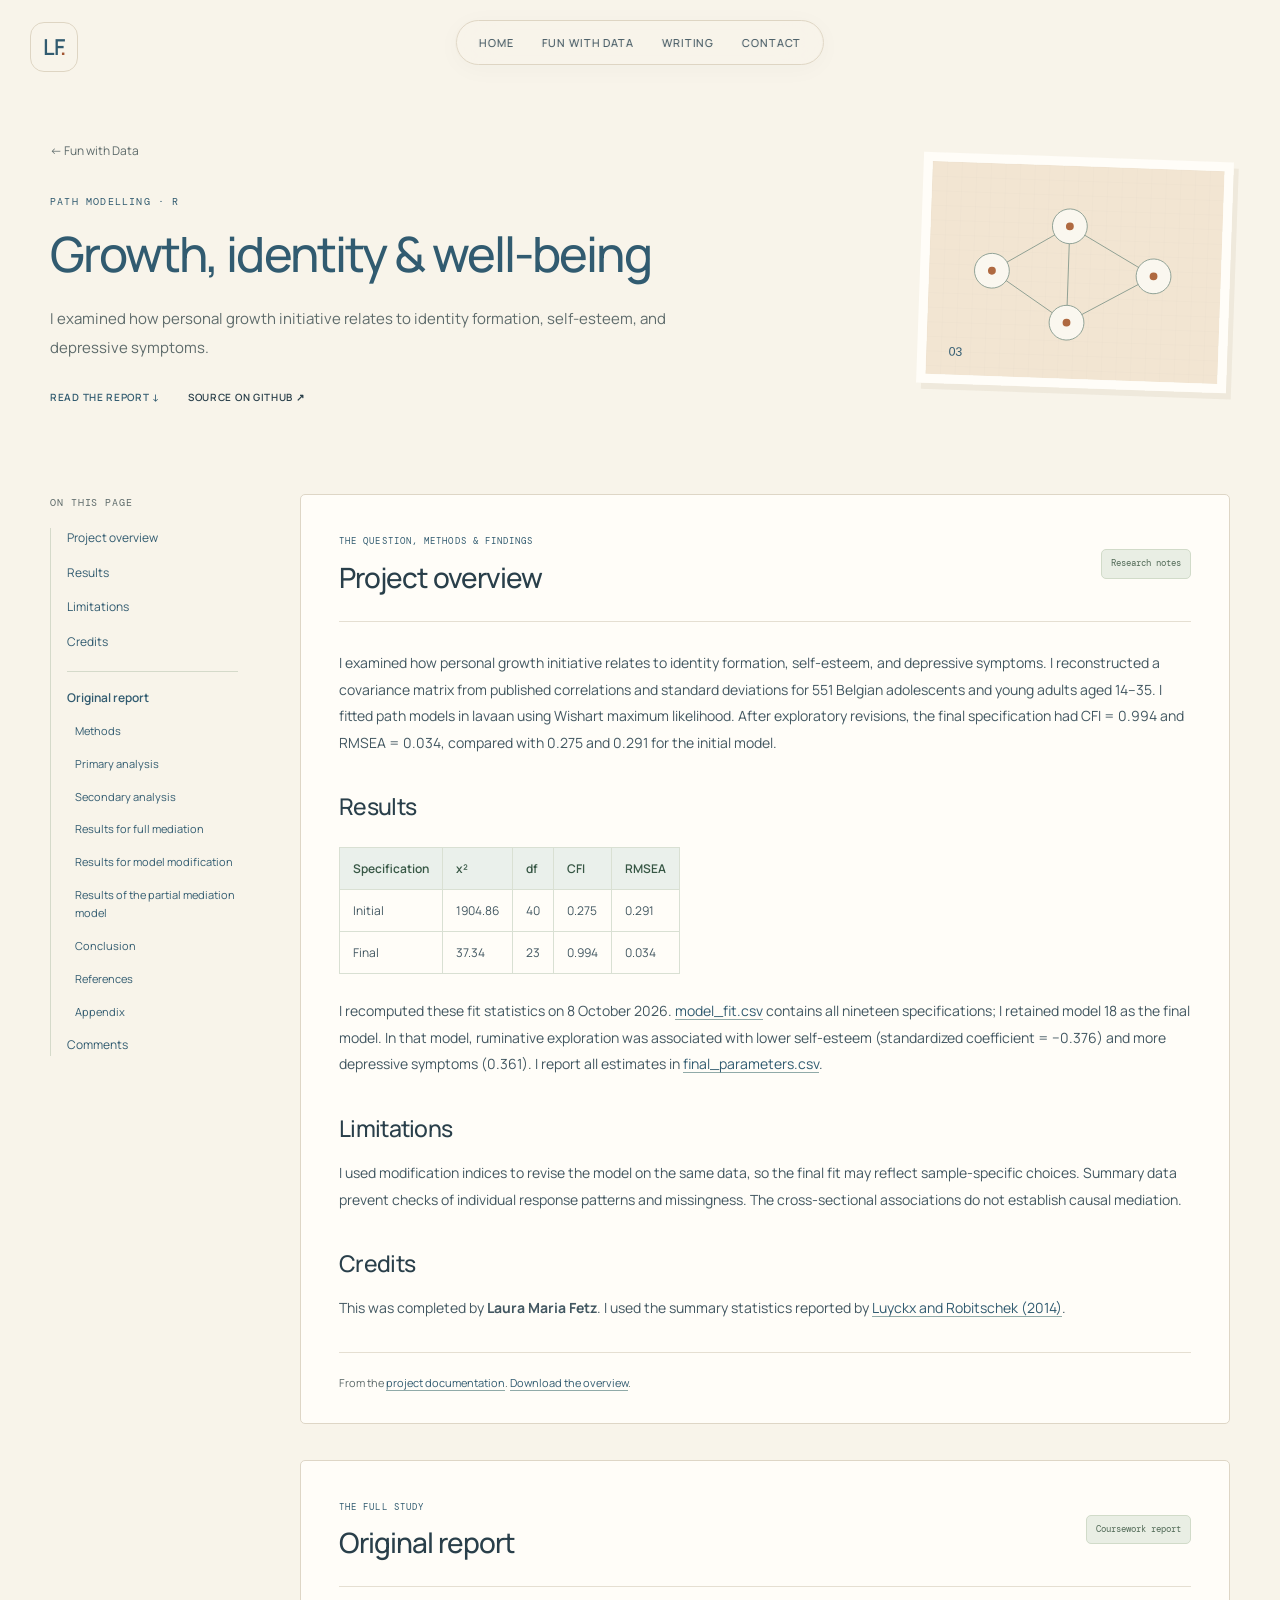
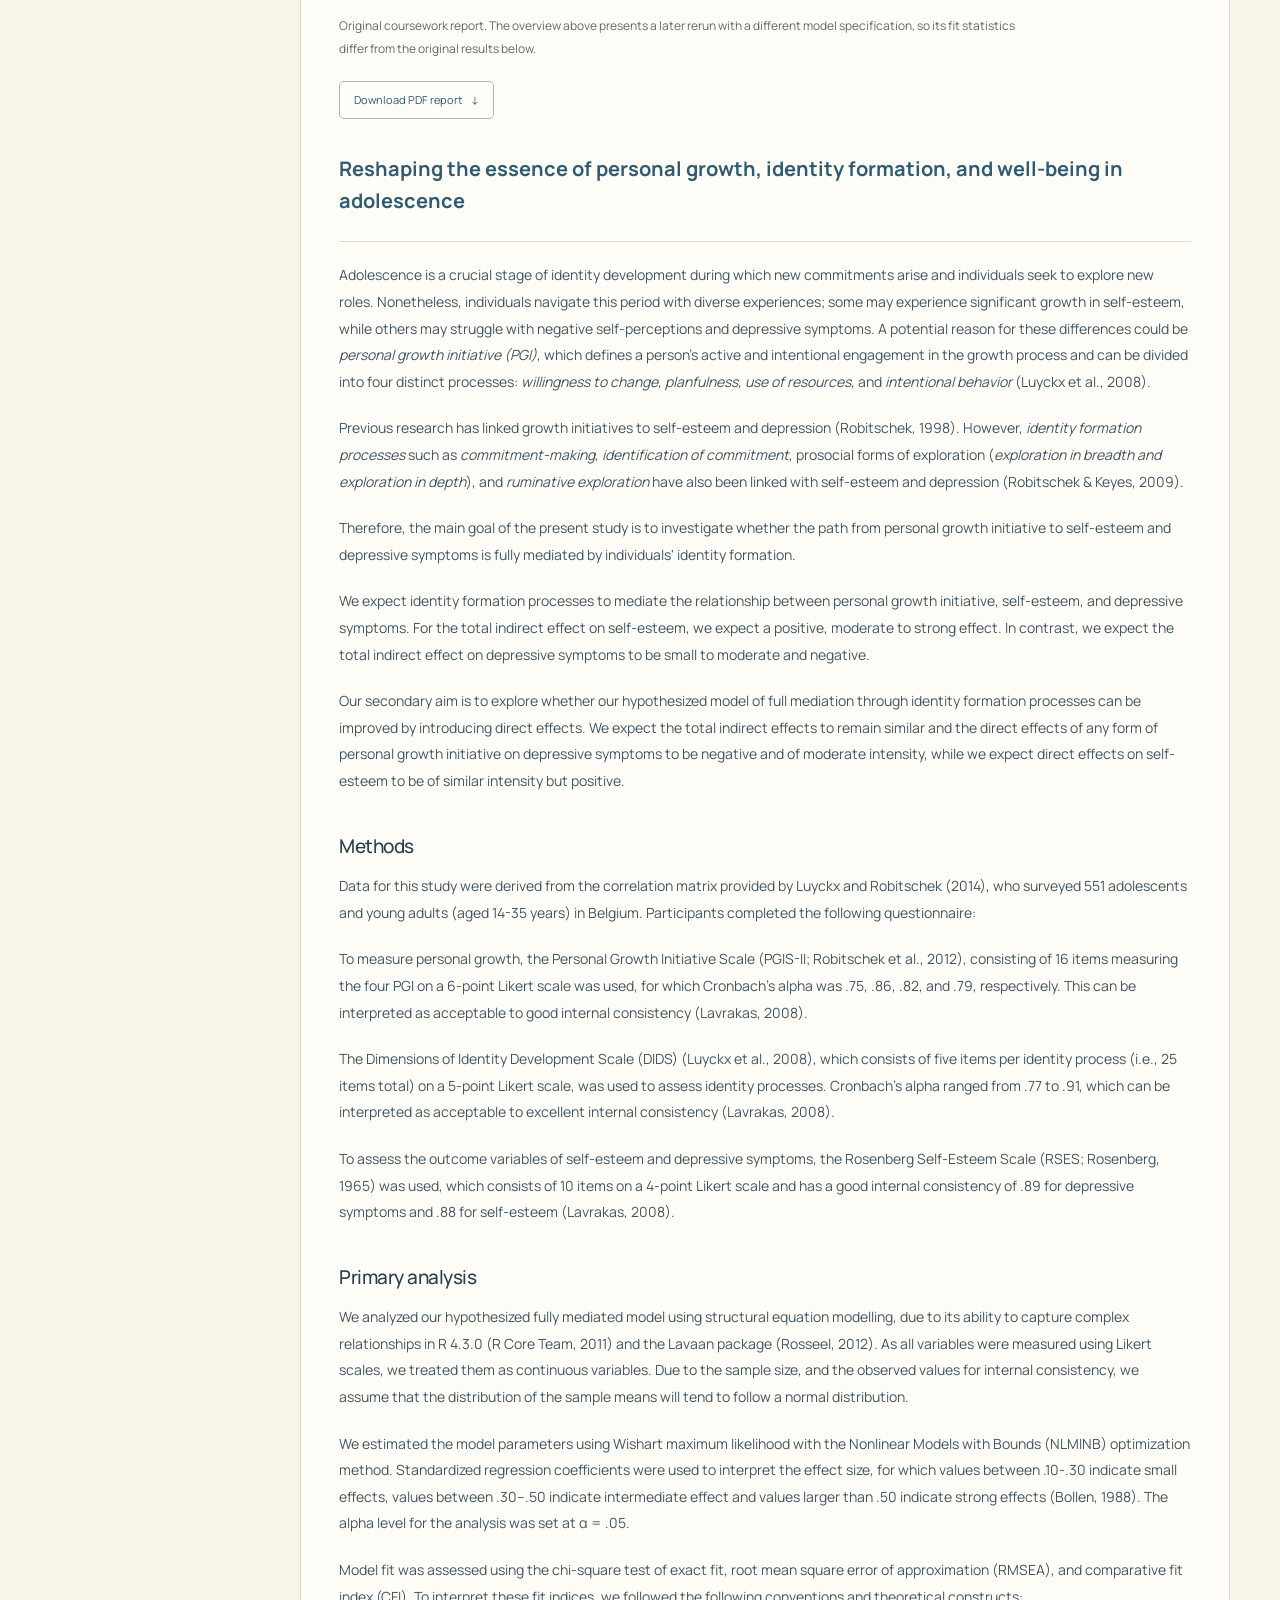
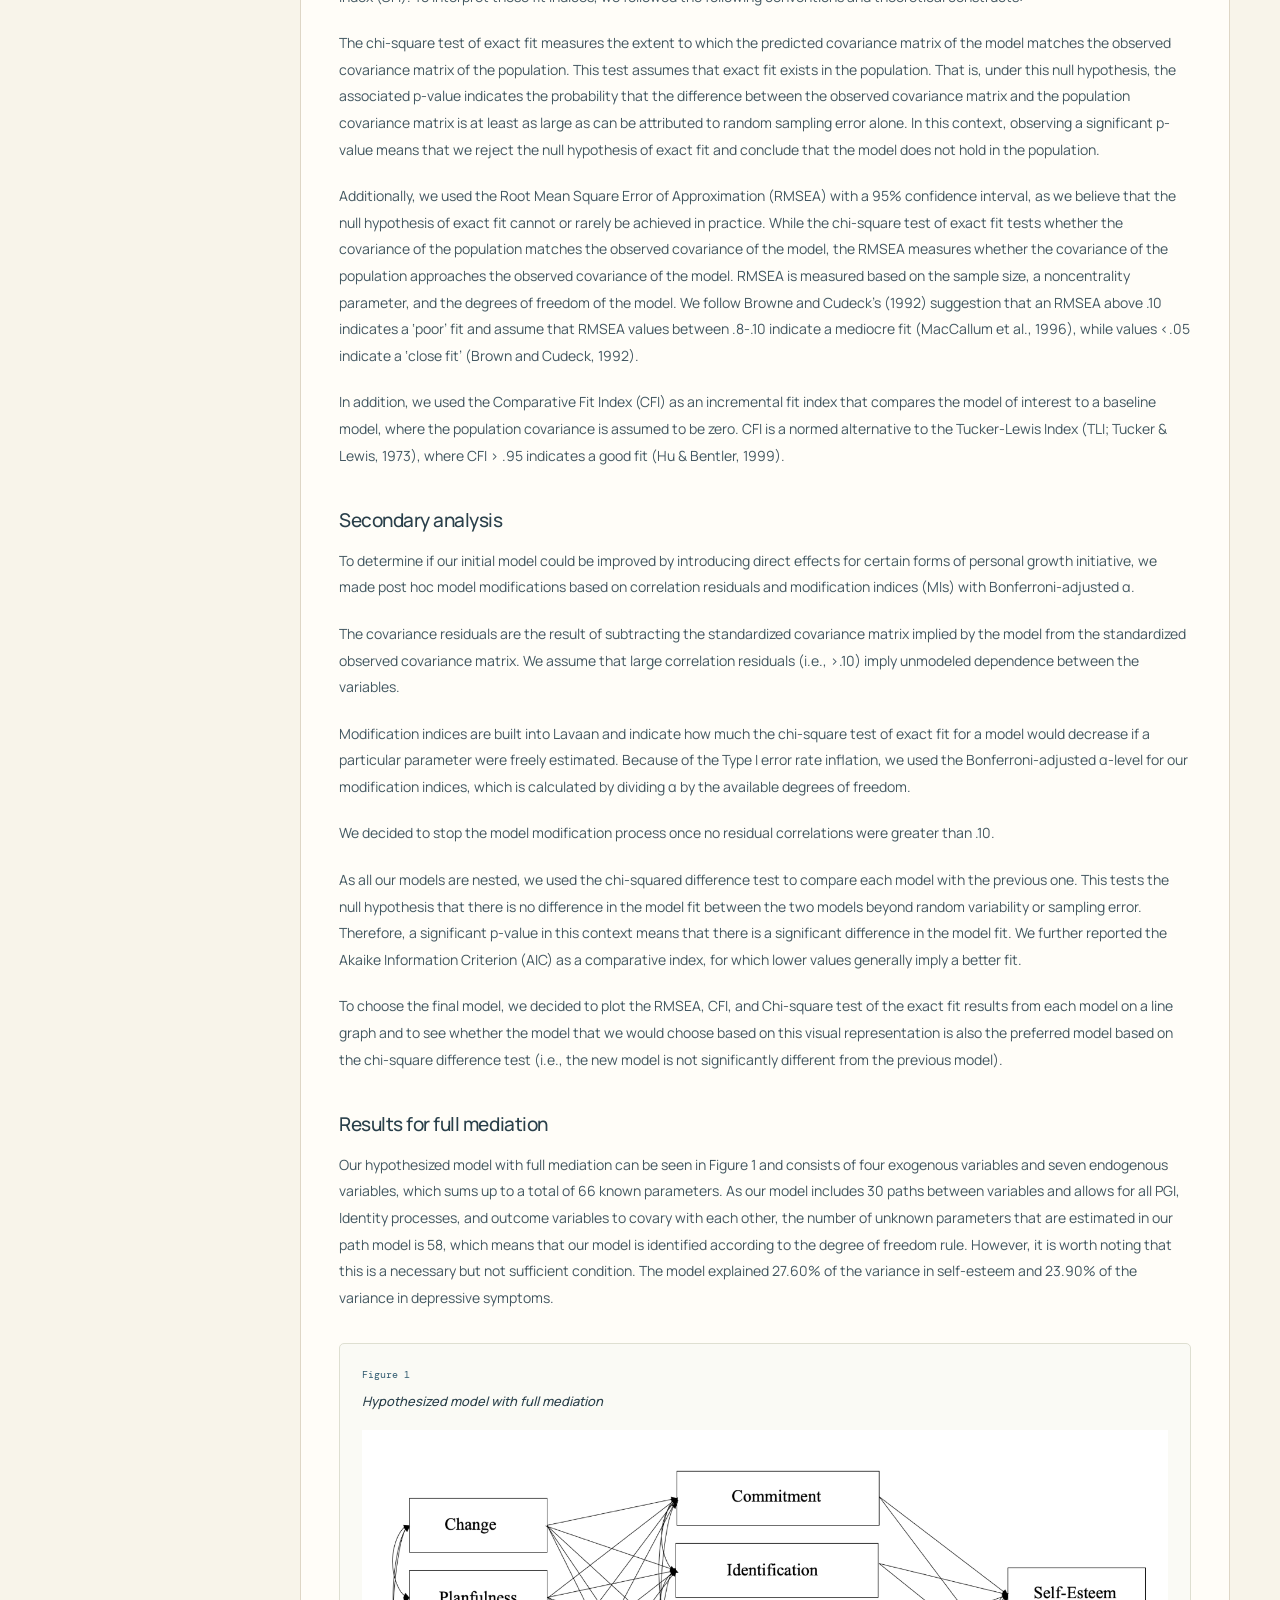
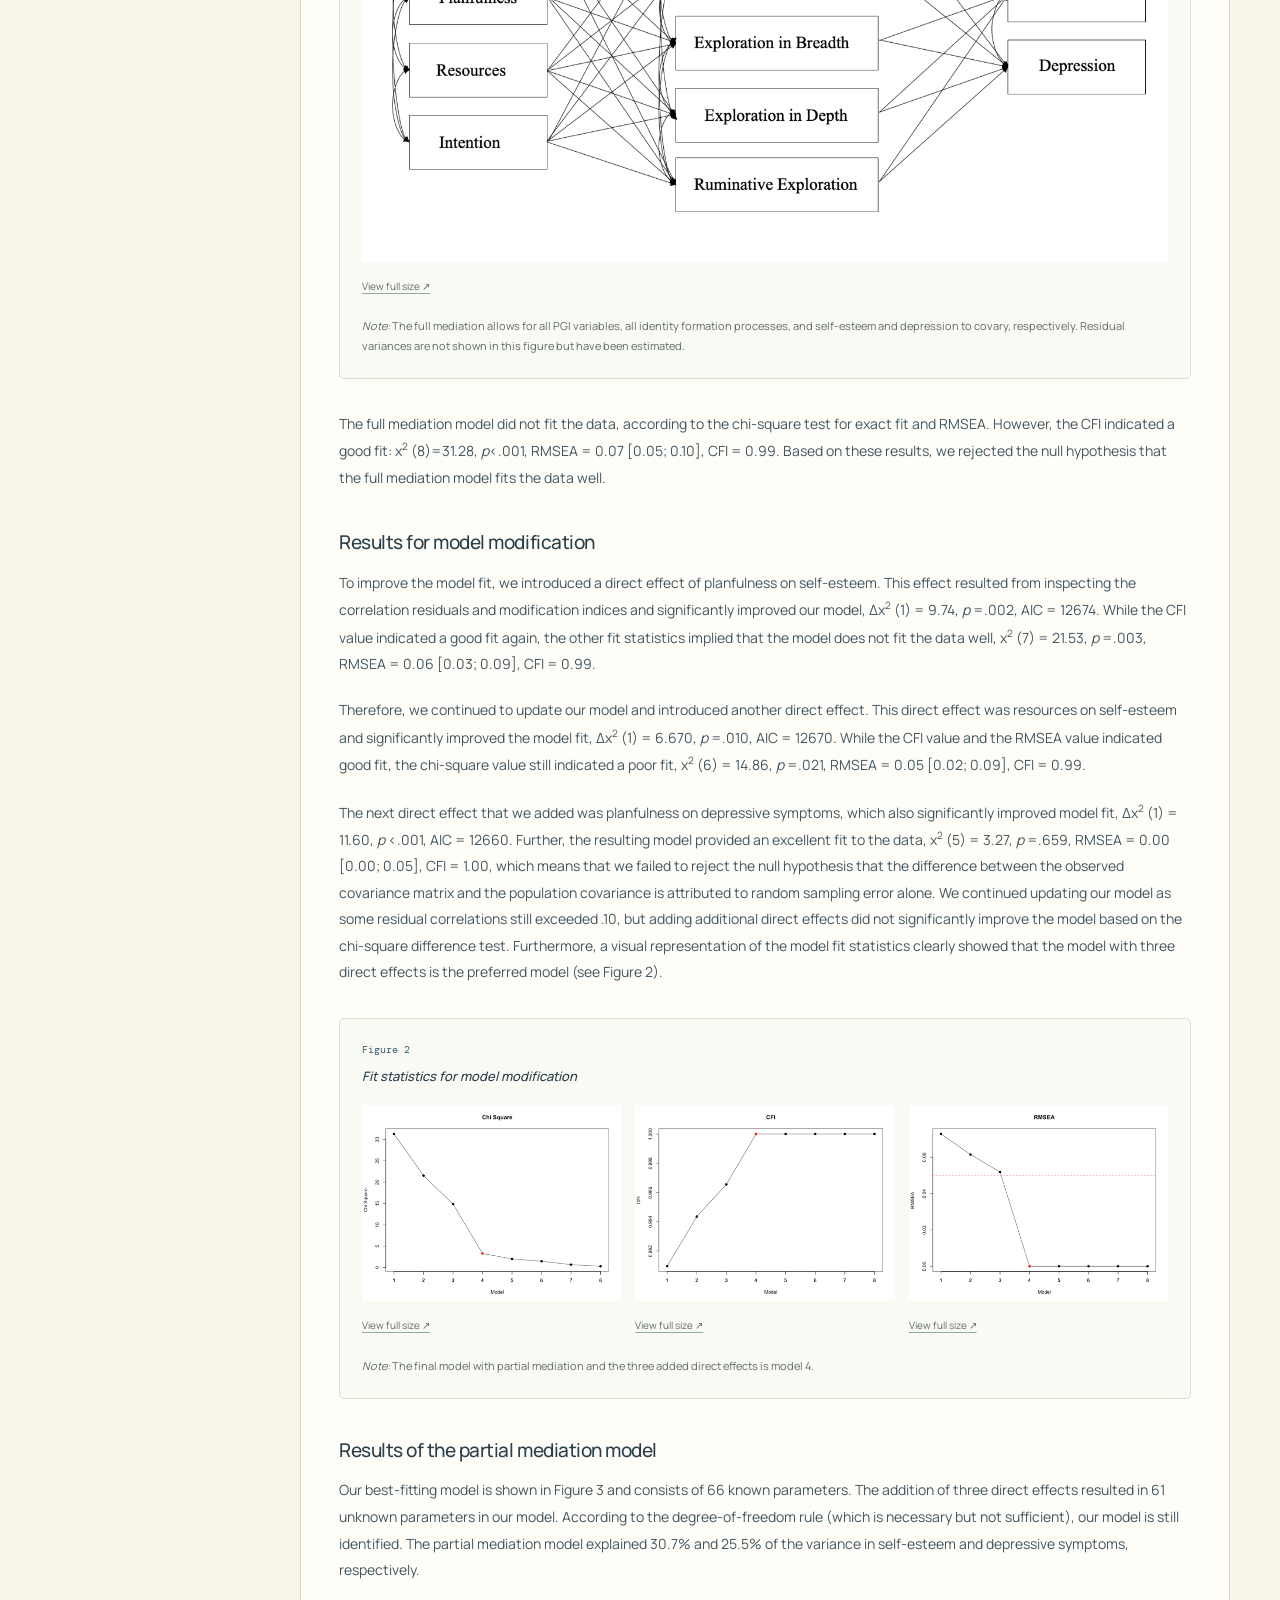
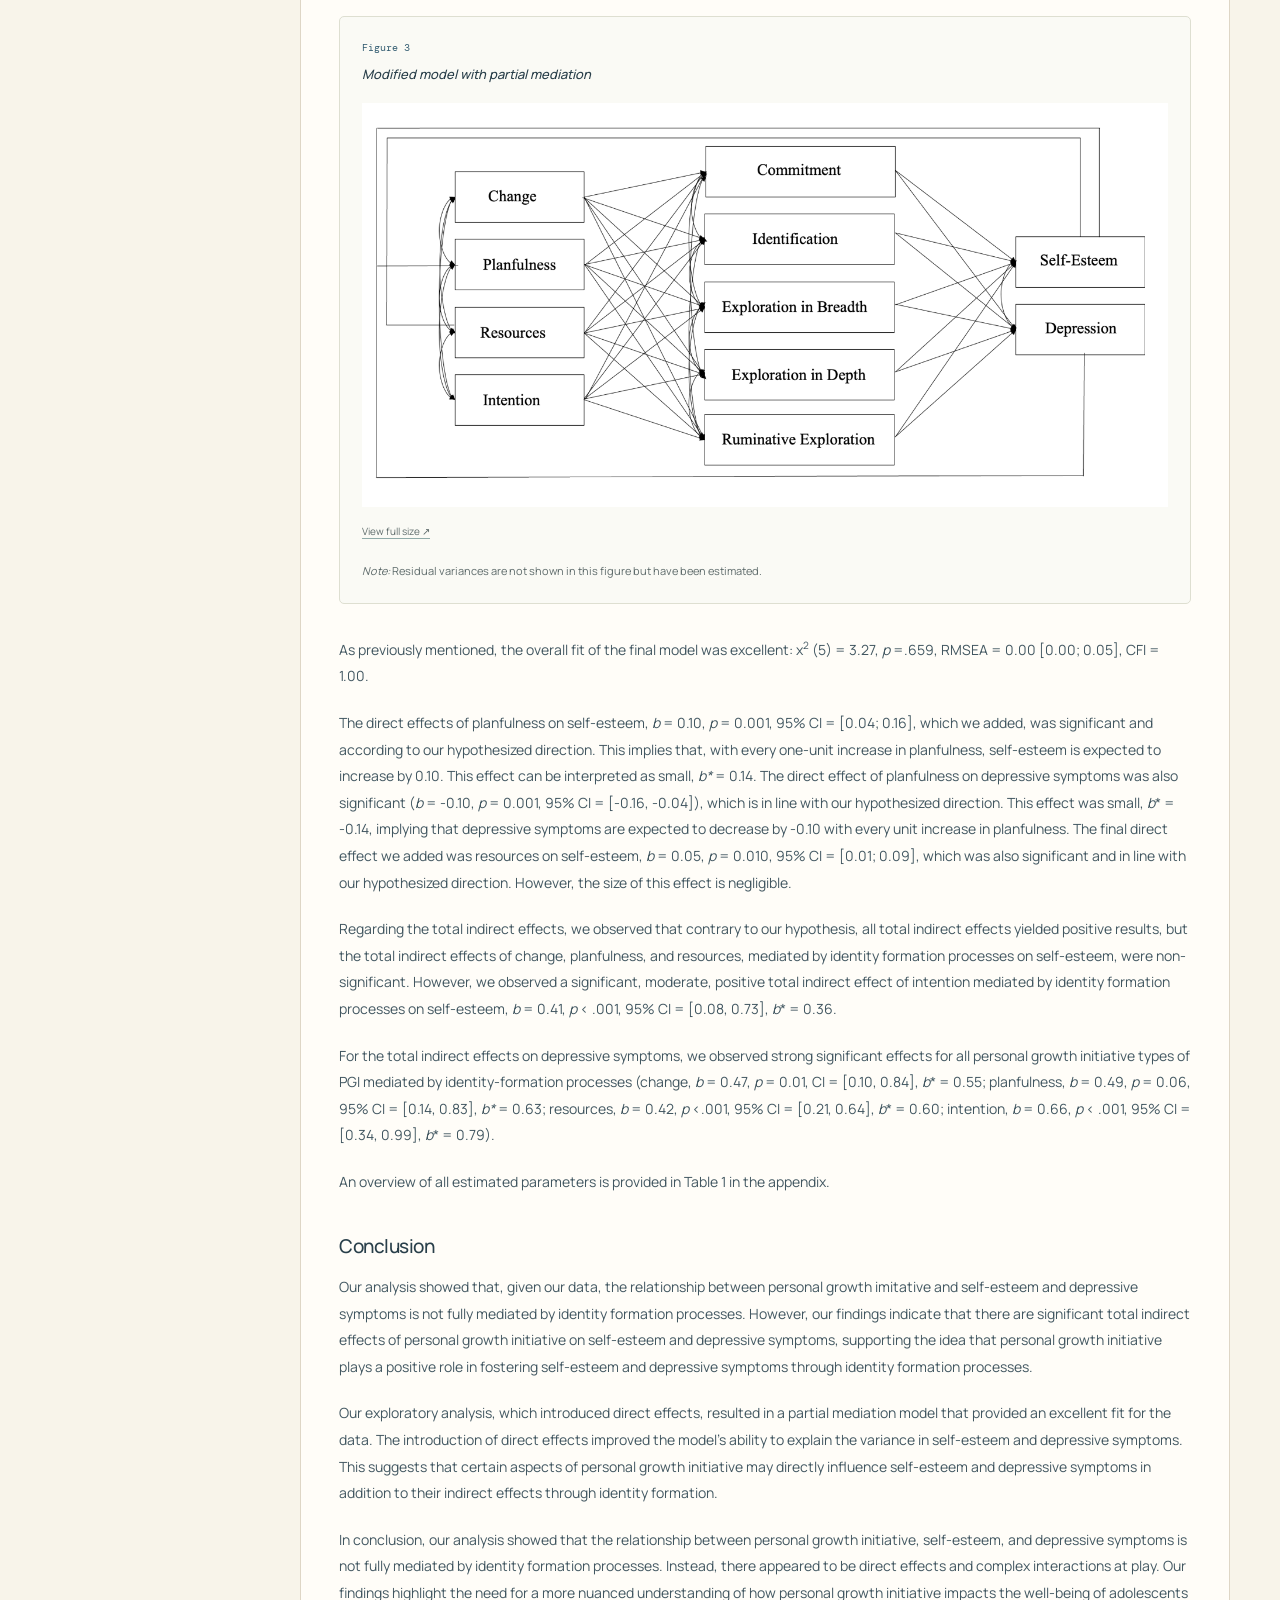
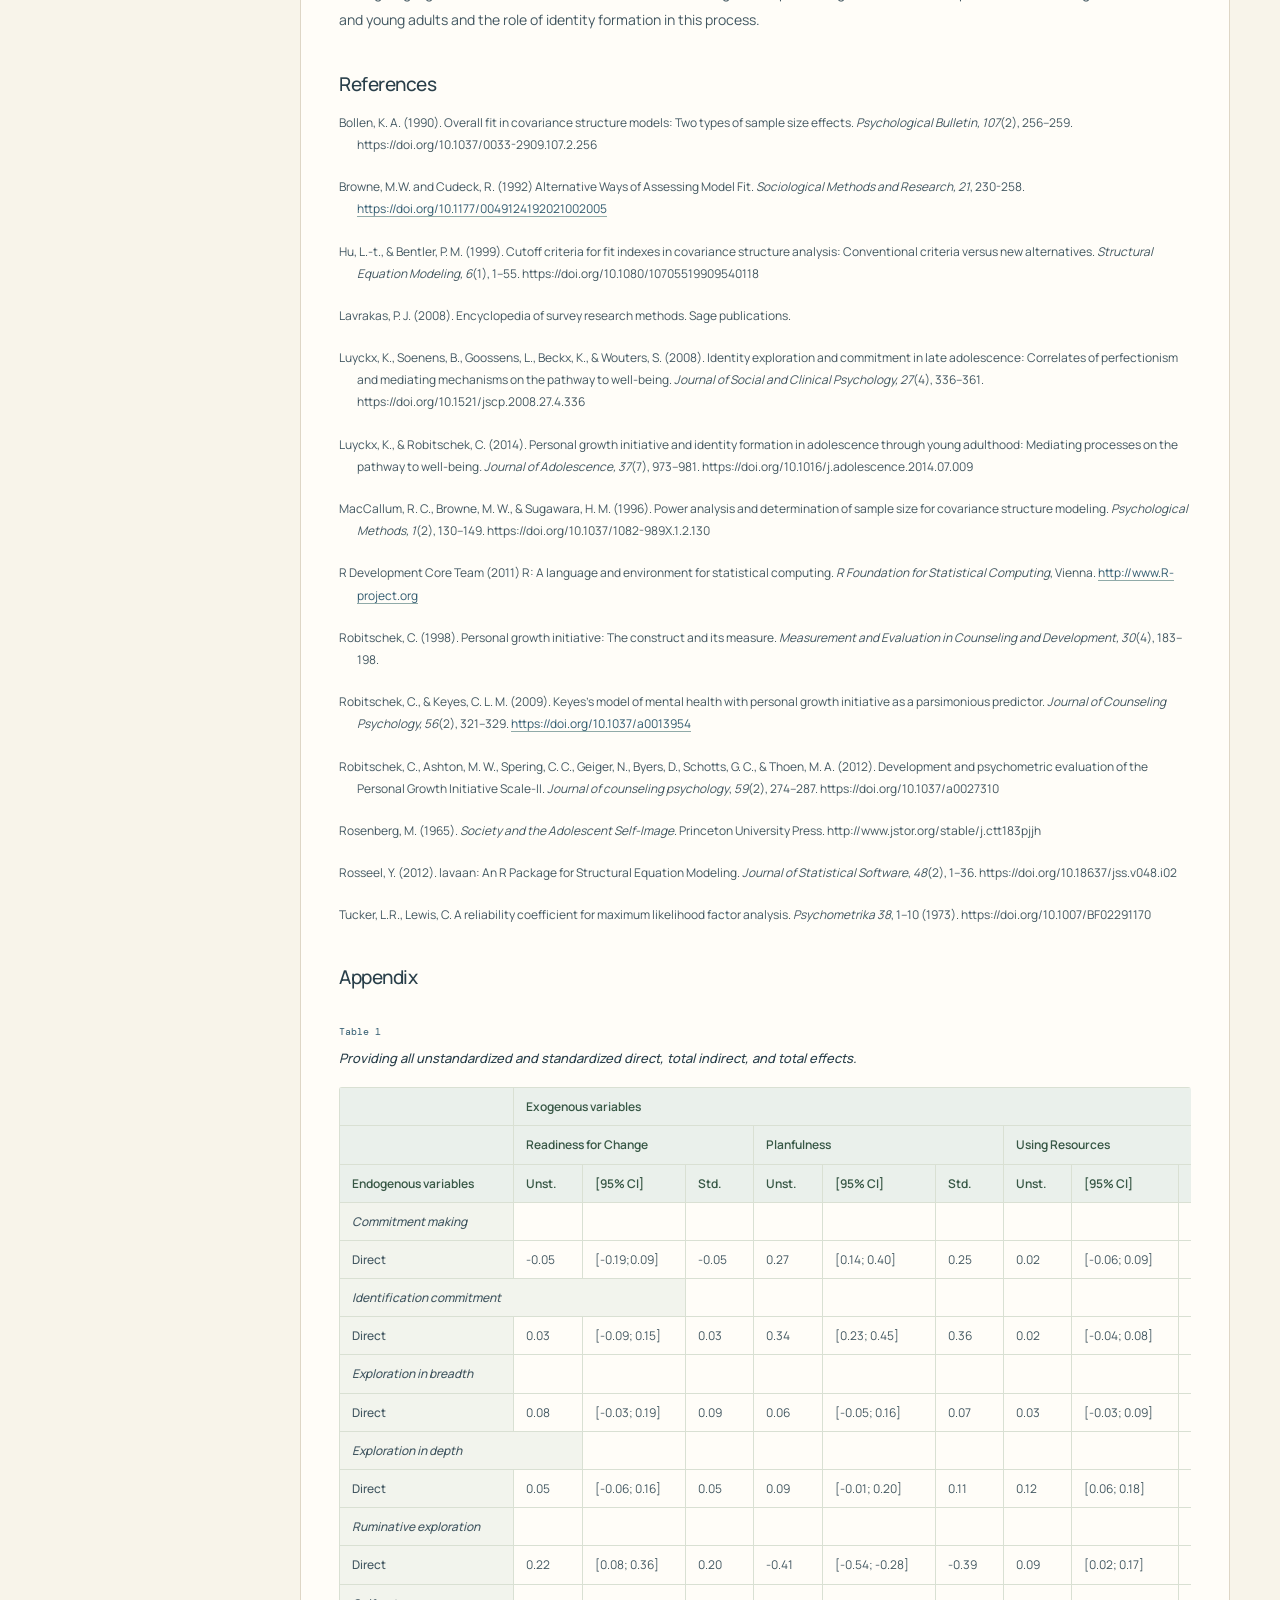
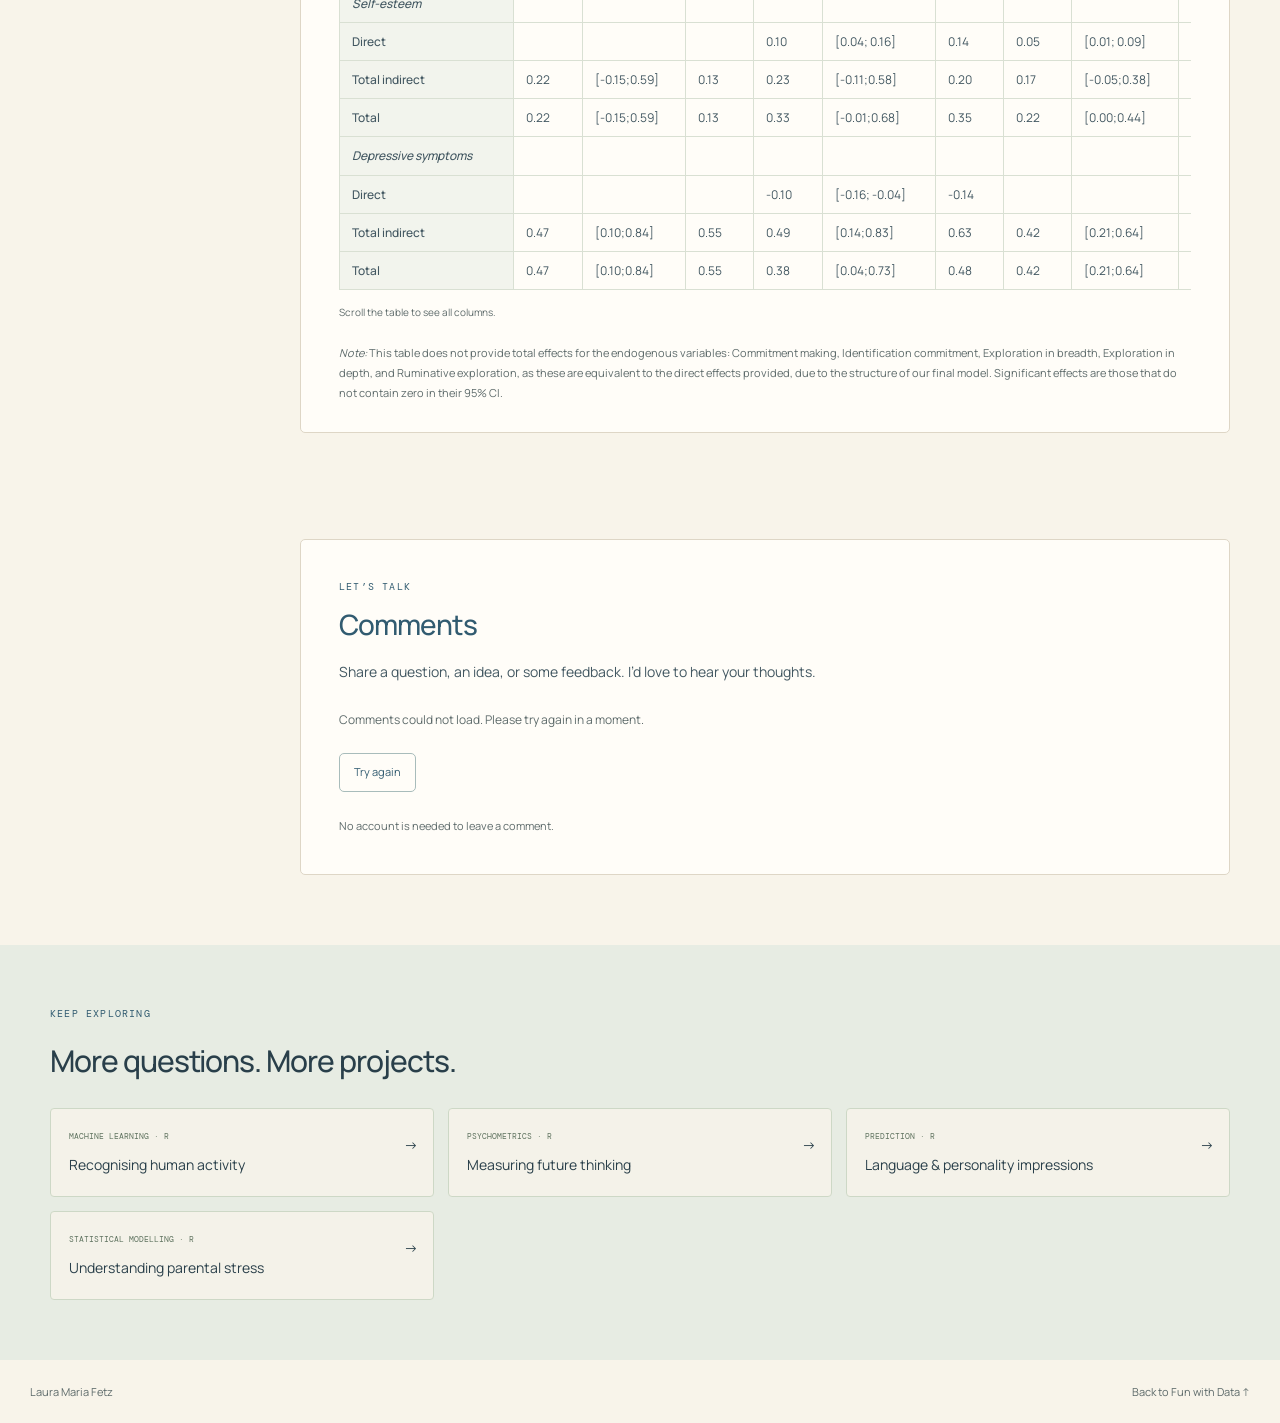
<file: projects/growth-identity-wellbeing/index.html>
<!DOCTYPE html>
<html lang="en"><head><meta charset="UTF-8"><meta name="viewport" content="width=device-width, initial-scale=1.0"><meta name="description" content="I examined how personal growth initiative relates to identity formation, self-esteem, and depressive symptoms."><meta name="theme-color" content="#f8f4ea"><title>Growth, identity &amp; well-being — Laura Maria Fetz</title><link rel="icon" href="../../favicon.svg" type="image/svg+xml"><link rel="preconnect" href="https://fonts.googleapis.com"><link rel="preconnect" href="https://fonts.gstatic.com" crossorigin><link href="https://fonts.googleapis.com/css2?family=Manrope:wght@400;500;600;700&amp;family=DM+Mono:wght@400;500&amp;display=swap" rel="stylesheet"><link rel="stylesheet" href="../../tooplate-ivory-style.css"><link rel="stylesheet" href="../../personal.css"><link rel="stylesheet" href="../../project.css"><link rel="stylesheet" href="https://www.htmlcommentbox.com/static/skins/bootstrap/twitter-bootstrap.css?v=0"><link rel="stylesheet" href="../../comments.css?v=guest-comments"></head>
<body class="project-page"><a class="skip-link" href="#main">Skip to content</a><a class="site-mark" href="../../index.html#home" aria-label="Laura Maria Fetz, home">LF<span>.</span></a><nav class="pill-nav" aria-label="Main navigation"><a href="../../index.html#home">Home</a><a href="../../index.html#projects" class="active" aria-current="location">Fun with Data</a><a href="../../index.html#writing">Writing</a><a href="../../index.html#contact">Contact</a></nav><button class="hamburger" aria-label="Open navigation" aria-expanded="false" aria-controls="mobile-navigation"><span></span><span></span><span></span></button><nav class="mobile-nav" id="mobile-navigation" aria-label="Mobile navigation" hidden><a href="../../index.html#home">Home</a><a href="../../index.html#projects" class="active" aria-current="location">Fun with Data</a><a href="../../index.html#writing">Writing</a><a href="../../index.html#contact">Contact</a></nav>
<main id="main"><header class="project-hero"><div class="project-heading"><a href="../../index.html#projects" class="project-back">← Fun with Data</a><p class="section-eyebrow">Path modelling · R</p><h1>Growth, identity &amp; well-being</h1><p class="project-deck">I examined how personal growth initiative relates to identity formation, self-esteem, and depressive symptoms.</p><div class="project-hero-actions"><a class="cta-link" href="#report">Read the report <span aria-hidden="true">↓</span></a><a class="cta-link cta-link--dark" href="https://github.com/laurafetz/Personal-Growth-Identity-Formation-and-Well-Being-SEM-Path-Model" target="_blank" rel="noopener noreferrer">Source on GitHub <span aria-hidden="true">↗</span></a></div></div><img class="project-cover" src="../../images/project-03.svg" alt="" width="520" height="380"></header>
<div class="project-reading-layout"><aside class="project-contents" aria-label="On this page"><p>On this page</p><nav><a href="#overview">Project overview</a><a href="#overview-results">Results</a><a href="#overview-limitations">Limitations</a><a href="#overview-credits">Credits</a><a class="toc-report" href="#report">Original report</a><a class="toc-report-section" href="#report-methods">Methods</a><a class="toc-report-section" href="#report-primary-analysis">Primary analysis</a><a class="toc-report-section" href="#report-secondary-analysis">Secondary analysis</a><a class="toc-report-section" href="#report-results-for-full-mediation">Results for full mediation</a><a class="toc-report-section" href="#report-results-for-model-modification">Results for model modification</a><a class="toc-report-section" href="#report-results-of-the-partial-mediation-model">Results of the partial mediation model</a><a class="toc-report-section" href="#report-conclusion">Conclusion</a><a class="toc-report-section" href="#report-references">References</a><a class="toc-report-section" href="#report-appendix">Appendix</a><a href="#comments">Comments</a></nav></aside><article class="project-document"><section class="project-reader-section" id="overview"><div class="reader-section-heading"><div><p class="section-eyebrow">The question, methods &amp; findings</p><h2>Project overview</h2></div><span class="reader-badge">Research notes</span></div><div class="project-prose"><p>I examined how personal growth initiative relates to identity formation, self-esteem, and depressive symptoms. I reconstructed a covariance matrix from published correlations and standard deviations for 551 Belgian adolescents and young adults aged 14–35. I fitted path models in lavaan using Wishart maximum likelihood. After exploratory revisions, the final specification had CFI = 0.994 and RMSEA = 0.034, compared with 0.275 and 0.291 for the initial model.</p>
<h2 id="overview-results">Results</h2>
<table>
<thead>
<tr>
<th>Specification</th>
<th>χ²</th>
<th>df</th>
<th>CFI</th>
<th>RMSEA</th>
</tr>
</thead>
<tbody><tr>
<td>Initial</td>
<td>1904.86</td>
<td>40</td>
<td>0.275</td>
<td>0.291</td>
</tr>
<tr>
<td>Final</td>
<td>37.34</td>
<td>23</td>
<td>0.994</td>
<td>0.034</td>
</tr>
</tbody></table>
<p>I recomputed these fit statistics on 8 October 2026. <a href="https://github.com/laurafetz/Personal-Growth-Identity-Formation-and-Well-Being-SEM-Path-Model/blob/main/results/model_fit.csv" target="_blank" rel="noopener noreferrer">model_fit.csv</a> contains all nineteen specifications; I retained model 18 as the final model. In that model, ruminative exploration was associated with lower self-esteem (standardized coefficient = −0.376) and more depressive symptoms (0.361). I report all estimates in <a href="https://github.com/laurafetz/Personal-Growth-Identity-Formation-and-Well-Being-SEM-Path-Model/blob/main/results/final_parameters.csv" target="_blank" rel="noopener noreferrer">final_parameters.csv</a>.</p>
<h2 id="overview-limitations">Limitations</h2>
<p>I used modification indices to revise the model on the same data, so the final fit may reflect sample-specific choices. Summary data prevent checks of individual response patterns and missingness. The cross-sectional associations do not establish causal mediation.</p>
<h2 id="overview-credits">Credits</h2>
<p>This was completed by <strong>Laura Maria Fetz</strong>. I used the summary statistics reported by <a href="https://doi.org/10.1016/j.adolescence.2014.07.009" target="_blank" rel="noopener noreferrer">Luyckx and Robitschek (2014)</a>.</p>
</div><p class="source-note">From the <a href="https://github.com/laurafetz/Personal-Growth-Identity-Formation-and-Well-Being-SEM-Path-Model/blob/main/README.md" target="_blank" rel="noopener noreferrer">project documentation</a>. <a href="downloads/project-overview.md" download>Download the overview</a>.</p></section><section class="project-reader-section" id="report"><div class="reader-section-heading"><div><p class="section-eyebrow">The full study</p><h2>Original report</h2></div><span class="reader-badge">Coursework report</span></div><p class="reader-note">Original coursework report. The overview above presents a later rerun with a different model specification, so its fit statistics differ from the original results below.</p><div class="report-toolbar"><a class="reader-button reader-button-secondary" href="downloads/report.pdf" download>Download PDF report <span aria-hidden="true">↓</span></a></div><div class="project-prose report-prose"><p class="report-original-title"><strong>R</strong><strong>eshaping the essence </strong><strong>of personal growth, identity formation, and </strong><strong>well-being</strong><strong> in adolescence</strong></p><p>Adolescence is a crucial stage of identity development during which new commitments arise and individuals seek to explore new roles. Nonetheless, individuals navigate this period with diverse experiences; some may experience significant growth in self-esteem, while others may struggle with negative self-perceptions and depressive symptoms. A potential reason for these differences could be <em>personal growth initiative (PGI)</em>, which defines a person&#x27;s active and intentional engagement in the growth process and can be divided into four distinct processes: <em>w</em><em>illingness to </em><em>c</em><em>hange, </em><em>p</em><em>lanfulness</em><em>, </em><em>u</em><em>se of </em><em>r</em><em>esources,</em> and <em>i</em><em>ntentional </em><em>b</em><em>ehavior</em> (Luyckx et al., 2008).</p><p>Previous research has linked growth initiatives to self-esteem and depression (Robitschek, 1998). However, <em>identity formation processes </em>such as <em>commitment-making</em>, <em>i</em><em>dentification of </em><em>c</em><em>ommitment</em>, prosocial forms of exploration (<em>e</em><em>xploration in </em><em>b</em><em>readth and </em><em>e</em><em>xploration in </em><em>d</em><em>epth</em>), and <em>r</em><em>uminative </em><em>e</em><em>xploration</em> have also been linked with self-esteem and depression (Robitschek &amp; Keyes, 2009).</p><p>Therefore, the main goal of the present study is to investigate whether the path from personal growth initiative to self-esteem and depressive symptoms is fully mediated by individuals&#x27; identity formation.</p><p>We expect identity formation processes to mediate the relationship between personal growth initiative, self-esteem, and depressive symptoms. For the total indirect effect on self-esteem, we expect a positive, moderate to strong effect. In contrast, we expect the total indirect effect on depressive symptoms to be small to moderate and negative.</p><p>Our secondary aim is to explore whether our hypothesized model of full mediation through identity formation processes can be improved by introducing direct effects. We expect the total indirect effects to remain similar and the direct effects of any form of personal growth initiative on depressive symptoms to be negative and of moderate intensity, while we expect direct effects on self-esteem to be of similar intensity but positive.</p><h3 id="report-methods">Methods</h3><p>Data for this study were derived from the correlation matrix provided by Luyckx and Robitschek (2014), who surveyed 551 adolescents and young adults (aged 14-35 years) in Belgium. Participants completed the following questionnaire:</p><p>To measure personal growth, the Personal Growth Initiative Scale (PGIS-II; Robitschek et al., 2012), consisting of 16 items measuring the four PGI on a 6-point Likert scale was used, for which Cronbach&#x27;s alpha was .75, .86, .82, and .79, respectively. This can be interpreted as acceptable to good internal consistency (Lavrakas, 2008).</p><p>The Dimensions of Identity Development Scale (DIDS) (Luyckx et al., 2008), which consists of five items per identity process (i.e., 25 items total) on a 5-point Likert scale, was used to assess identity processes. Cronbach&#x27;s alpha ranged from .77 to .91, which can be interpreted as acceptable to excellent internal consistency (Lavrakas, 2008).</p><p>To assess the outcome variables of self-esteem and depressive symptoms, the Rosenberg Self-Esteem Scale (RSES; Rosenberg, 1965) was used, which consists of 10 items on a 4-point Likert scale and has a good internal consistency of .89 for depressive symptoms and .88 for self-esteem (Lavrakas, 2008).</p><h3 id="report-primary-analysis">Primary analysis</h3><p>We analyzed our hypothesized fully mediated model using structural equation modelling, due to its ability to capture complex relationships in R 4.3.0 (R Core Team, 2011) and the Lavaan package (Rosseel, 2012). As all variables were measured using Likert scales, we treated them as continuous variables. Due to the sample size, and the observed values for internal consistency, we assume that the distribution of the sample means will tend to follow a normal distribution.</p><p>We estimated the model parameters using Wishart maximum likelihood with the Nonlinear Models with Bounds (NLMINB) optimization method. Standardized regression coefficients were used to interpret the effect size, for which values between .10-.30 indicate small effects, values between .30–.50 indicate intermediate effect and values larger than .50 indicate strong effects (Bollen, 1988). The alpha level for the analysis was set at α = .05.</p><p>Model fit was assessed using the chi-square test of exact fit, root mean square error of approximation (RMSEA), and comparative fit index (CFI). To interpret these fit indices, we followed the following conventions and theoretical constructs:</p><p>The chi-square test of exact fit measures the extent to which the predicted covariance matrix of the model matches the observed covariance matrix of the population. This test assumes that exact fit exists in the population. That is, under this null hypothesis, the associated p-value indicates the probability that the difference between the observed covariance matrix and the population covariance matrix is at least as large as can be attributed to random sampling error alone. In this context, observing a significant p-value means that we reject the null hypothesis of exact fit and conclude that the model does not hold in the population.</p><p>Additionally, we used the Root Mean Square Error of Approximation (RMSEA) with a 95% confidence interval, as we believe that the null hypothesis of exact fit cannot or rarely be achieved in practice. While the chi-square test of exact fit tests whether the covariance of the population matches the observed covariance of the model, the RMSEA measures whether the covariance of the population approaches the observed covariance of the model. RMSEA is measured based on the sample size, a noncentrality parameter, and the degrees of freedom of the model. We follow Browne and Cudeck’s (1992) suggestion that an RMSEA above .10 indicates a ‘poor’ fit and assume that RMSEA values between .8-.10 indicate a mediocre fit (MacCallum et al., 1996), while values &lt;.05 indicate a ‘close fit’ (Brown and Cudeck, 1992).</p><p>In addition, we used the Comparative Fit Index (CFI) as an incremental fit index that compares the model of interest to a baseline model, where the population covariance is assumed to be zero. CFI  is a normed alternative to the Tucker-Lewis Index (TLI; Tucker &amp; Lewis, 1973), where CFI &gt; .95 indicates a good fit (Hu &amp; Bentler, 1999).</p><h3 id="report-secondary-analysis">Secondary analysis</h3><p>To determine if our initial model could be improved by introducing direct effects for certain forms of personal growth initiative, we made post hoc model modifications based on correlation residuals and modification indices (MIs) with Bonferroni-adjusted α.</p><p>The covariance residuals are the result of subtracting the standardized covariance matrix implied by the model from the standardized observed covariance matrix. We assume that large correlation residuals (i.e., &gt;.10) imply unmodeled dependence between the variables.</p><p>Modification indices are built into Lavaan and indicate how much the chi-square test of exact fit for a model would decrease if a particular parameter were freely estimated. Because of the Type I error rate inflation, we used the Bonferroni-adjusted α-level for our modification indices, which is calculated by dividing α by the available degrees of freedom.</p><p>We decided to stop the model modification process once no residual correlations were greater than .10.</p><p>As all our models are nested, we used the chi-squared difference test to compare each model with the previous one. This tests the null hypothesis that there is no difference in the model fit between the two models beyond random variability or sampling error. Therefore, a significant p-value in this context means that there is a significant difference in the model fit. We further reported the Akaike Information Criterion (AIC) as a comparative index, for which lower values generally imply a better fit.</p><p>To choose the final model, we decided to plot the RMSEA, CFI, and Chi-square test of the exact fit results from each model on a line graph and to see whether the model that we would choose based on this visual representation is also the preferred model based on the chi-square difference test (i.e., the new model is not significantly different from the previous model).</p><h3 id="report-results-for-full-mediation">Results for full mediation</h3><p>Our hypothesized model with full mediation can be seen in Figure 1 and consists of four exogenous variables and seven endogenous variables, which sums up to a total of 66 known parameters. As our model includes 30 paths between variables and allows for all PGI, Identity processes, and outcome variables to covary with each other, the number of unknown parameters that are estimated in our path model is 58, which means that our model is identified according to the degree of freedom rule. However, it is worth noting that this is a necessary but not sufficient condition. The model explained 27.60% of the variance in self-esteem and 23.90% of the variance in depressive symptoms.</p><figure class="report-figure" id="report-figure-1"><figcaption><span>Figure 1</span><em>Hypothesized model with full mediation</em></figcaption><div class="report-figure-panels"><div class="report-figure-panel"><a href="assets/report-image1.png" target="_blank" rel="noopener noreferrer" aria-label="Open Figure 1: Hypothesized model with full mediation at full size"><img src="assets/report-image1.png" alt="Figure 1: Hypothesized model with full mediation" loading="lazy"></a><a class="report-image-open" href="assets/report-image1.png" target="_blank" rel="noopener noreferrer">View full size <span aria-hidden="true">↗</span></a></div></div><p class="report-note"><em>Note:</em> The full mediation allows for all PGI variables, all identity formation processes, and self-esteem and depression to covary, respectively. Residual variances are not shown in this figure but have been estimated.</p></figure><p>The full mediation model did not fit the data, according to the chi-square test for exact fit and RMSEA. However, the CFI indicated a good fit: χ<sup>2</sup> (8)=31.28, <em>p</em>&lt;.001, RMSEA = 0.07 [0.05; 0.10], CFI = 0.99. Based on these results, we rejected the null hypothesis that the full mediation model fits the data well.</p><h3 id="report-results-for-model-modification">Results for model modification</h3><p>To improve the model fit, we introduced a direct effect of planfulness on self-esteem. This effect resulted from inspecting the correlation residuals and modification indices and significantly improved our model, Δχ<sup>2</sup> (1) = 9.74, <em>p</em> =.002, AIC = 12674. While the CFI value indicated a good fit again, the other fit statistics implied that the model does not fit the data well, χ<sup>2</sup> (7) = 21.53, <em>p</em> =.003, RMSEA = 0.06 [0.03; 0.09], CFI = 0.99.</p><p>Therefore, we continued to update our model and introduced another direct effect. This direct effect was resources on self-esteem and significantly improved the model fit, Δχ<sup>2</sup> (1) = 6.670, <em>p</em> =.010, AIC = 12670. While the CFI value and the RMSEA value indicated good fit, the chi-square value still indicated a poor fit,  χ<sup>2</sup> (6) = 14.86, <em>p</em> =.021, RMSEA = 0.05 [0.02; 0.09], CFI = 0.99.</p><p>The next direct effect that we added was planfulness on depressive symptoms, which also significantly improved model fit, Δχ<sup>2</sup> (1) = 11.60, <em>p</em> &lt;.001, AIC = 12660. Further, the resulting model provided an excellent fit to the data, χ<sup>2</sup> (5) = 3.27, <em>p</em> =.659, RMSEA = 0.00 [0.00; 0.05], CFI = 1.00, which means that we failed to reject the null hypothesis that the difference between the observed covariance matrix and the population covariance is attributed to random sampling error alone.  We continued updating our model as some residual correlations still exceeded .10, but adding additional direct effects did not significantly improve the model based on the chi-square difference test. Furthermore, a visual representation of the model fit statistics clearly showed that the model with three direct effects is the preferred model (see Figure 2).</p><figure class="report-figure" id="report-figure-2"><figcaption><span>Figure 2</span><em>Fit statistics for model modification</em></figcaption><div class="report-figure-panels"><div class="report-figure-panel"><a href="assets/report-image4.png" target="_blank" rel="noopener noreferrer" aria-label="Open Figure 2: Chi-square across model modifications at full size"><img src="assets/report-image4.png" alt="Figure 2: Chi-square across model modifications" loading="lazy"></a><a class="report-image-open" href="assets/report-image4.png" target="_blank" rel="noopener noreferrer">View full size <span aria-hidden="true">↗</span></a></div><div class="report-figure-panel"><a href="assets/report-image3.png" target="_blank" rel="noopener noreferrer" aria-label="Open Figure 2: CFI across model modifications at full size"><img src="assets/report-image3.png" alt="Figure 2: CFI across model modifications" loading="lazy"></a><a class="report-image-open" href="assets/report-image3.png" target="_blank" rel="noopener noreferrer">View full size <span aria-hidden="true">↗</span></a></div><div class="report-figure-panel"><a href="assets/report-image2.png" target="_blank" rel="noopener noreferrer" aria-label="Open Figure 2: RMSEA across model modifications at full size"><img src="assets/report-image2.png" alt="Figure 2: RMSEA across model modifications" loading="lazy"></a><a class="report-image-open" href="assets/report-image2.png" target="_blank" rel="noopener noreferrer">View full size <span aria-hidden="true">↗</span></a></div></div><p class="report-note"><em>Note:</em> The final model with partial mediation and the three added direct effects is model 4.</p></figure><h3 id="report-results-of-the-partial-mediation-model">Results of the partial mediation model</h3><p>Our best-fitting model is shown in Figure 3 and consists of 66 known parameters. The addition of three direct effects resulted in 61 unknown parameters in our model. According to the degree-of-freedom rule (which is necessary but not sufficient), our model is still identified. The partial mediation model explained 30.7% and 25.5% of the variance in self-esteem and depressive symptoms, respectively.</p><figure class="report-figure" id="report-figure-3"><figcaption><span>Figure 3</span><em>Modified model with partial mediation</em></figcaption><div class="report-figure-panels"><div class="report-figure-panel"><a href="assets/report-image5.png" target="_blank" rel="noopener noreferrer" aria-label="Open Figure 3: Modified model with partial mediation at full size"><img src="assets/report-image5.png" alt="Figure 3: Modified model with partial mediation" loading="lazy"></a><a class="report-image-open" href="assets/report-image5.png" target="_blank" rel="noopener noreferrer">View full size <span aria-hidden="true">↗</span></a></div></div><p class="report-note"><em>Note: </em>Residual variances are not shown in this figure but have been estimated.</p></figure><p>As previously mentioned, the overall fit of the final model was excellent: χ<sup>2</sup> (5) = 3.27, <em>p</em> =.659, RMSEA = 0.00 [0.00; 0.05], CFI = 1.00.</p><p>The direct effects of planfulness on self-esteem, <em>b</em> = 0.10, <em>p</em> = 0.001, 95% CI = [0.04; 0.16], which we added, was significant and according to our hypothesized direction. This implies that, with every one-unit increase in planfulness, self-esteem is expected to increase by 0.10. This effect can be interpreted as small, <em>b* </em>= 0.14. The direct effect of planfulness on depressive symptoms was also significant (<em>b</em> = -0.10, <em>p </em>= 0.001, 95% CI = [-0.16, -0.04]), which is in line with our hypothesized direction. This effect was small, <em>b</em>* = -0.14, implying that depressive symptoms are expected to decrease by -0.10 with every unit increase in planfulness. The final direct effect we added was resources on self-esteem, <em>b </em>= 0.05, <em>p </em>= 0.010, 95% CI = [0.01; 0.09], which was also significant and in line with our hypothesized direction. However, the size of this effect is negligible.</p><p>Regarding the total indirect effects, we observed that contrary to our hypothesis, all total indirect effects yielded positive results, but the total indirect effects of change, planfulness, and resources, mediated by identity formation processes on self-esteem, were non-significant. However, we observed a significant, moderate, positive total indirect effect of intention mediated by identity formation processes on self-esteem, <em>b</em> = 0.41, <em>p</em> &lt; .001, 95% CI = [0.08, 0.73], <em>b</em>* = 0.36.</p><p>For the total indirect effects on depressive symptoms, we observed strong significant effects for all personal growth initiative types of PGI mediated by identity-formation processes (change, <em>b</em> = 0.47, <em>p</em> = 0.01, CI = [0.10, 0.84], <em>b</em>* = 0.55; planfulness, <em>b</em> = 0.49, <em>p</em> = 0.06, 95% CI = [0.14, 0.83], <em>b* </em>= 0.63; resources, <em>b </em>= 0.42, <em>p </em>&lt;.001, 95% CI = [0.21, 0.64], <em>b</em>* = 0.60; intention, <em>b</em> = 0.66, <em>p </em>&lt; .001, 95% CI = [0.34, 0.99], <em>b</em>* = 0.79).</p><p>An overview of all estimated parameters is provided in Table 1 in the appendix.</p><h3 id="report-conclusion">Conclusion</h3><p>Our analysis showed that, given our data, the relationship between personal growth imitative and self-esteem and depressive symptoms is not fully mediated by identity formation processes. However, our findings indicate that there are significant total indirect effects of personal growth initiative on self-esteem and depressive symptoms, supporting the idea that personal growth initiative plays a positive role in fostering self-esteem and depressive symptoms through identity formation processes.</p><p>Our exploratory analysis, which introduced direct effects, resulted in a partial mediation model that provided an excellent fit for the data. The introduction of direct effects improved the model&#x27;s ability to explain the variance in self-esteem and depressive symptoms. This suggests that certain aspects of personal growth initiative may directly influence self-esteem and depressive symptoms in addition to their indirect effects through identity formation.</p><p>In conclusion, our analysis showed that the relationship between personal growth initiative, self-esteem, and depressive symptoms is not fully mediated by identity formation processes. Instead, there appeared to be direct effects and complex interactions at play. Our findings highlight the need for a more nuanced understanding of how personal growth initiative impacts the well-being of adolescents and young adults and the role of identity formation in this process.</p><h3 id="report-references">References</h3><p class="report-reference">Bollen, K. A. (1990). Overall fit in covariance structure models: Two types of sample size effects. <em>Psychological Bulletin, 107</em>(2), 256–259. https://doi.org/10.1037/0033-2909.107.2.256</p><p class="report-reference">Browne, M.W. and Cudeck, R. (1992) Alternative Ways of Assessing Model Fit. <em>Sociological Methods and Research, 21</em>, 230-258. <a href="https://doi.org/10.1177/0049124192021002005" target="_blank" rel="noopener noreferrer">https://doi.org/10.1177/0049124192021002005</a></p><p class="report-reference">Hu, L.-t., &amp; Bentler, P. M. (1999). Cutoff criteria for fit indexes in covariance structure analysis: Conventional criteria versus new alternatives. <em>Structural Equation Modeling, 6</em>(1), 1–55. https://doi.org/10.1080/10705519909540118</p><p class="report-reference">Lavrakas, P. J. (2008). Encyclopedia of survey research methods. Sage publications.</p><p class="report-reference">Luyckx, K., Soenens, B., Goossens, L., Beckx, K., &amp; Wouters, S. (2008). Identity exploration and commitment in late adolescence: Correlates of perfectionism and mediating mechanisms on the pathway to well-being. <em>Journal of Social and Clinical Psychology, </em> <em>27</em>(4), 336–361. https://doi.org/10.1521/jscp.2008.27.4.336</p><p class="report-reference">Luyckx, K., &amp; Robitschek, C. (2014). Personal growth initiative and identity formation in adolescence through young adulthood: Mediating processes on the pathway to well-being<em>. Journal of Adolescence, 37</em>(7), 973–981. https://doi.org/10.1016/j.adolescence.2014.07.009</p><p class="report-reference">MacCallum, R. C., Browne, M. W., &amp; Sugawara, H. M. (1996). Power analysis and determination of sample size for covariance structure modeling. <em>Psychological Methods, 1</em>(2), 130–149. https://doi.org/10.1037/1082-989X.1.2.130</p><p class="report-reference">R Development Core Team (2011) R: A language and environment for statistical computing. <em>R </em> <em>Foundation for Statistical Computing</em>, Vienna. <a href="http://www.R-project.org" target="_blank" rel="noopener noreferrer">http://www.R-project.org</a></p><p class="report-reference">Robitschek, C. (1998). Personal growth initiative: The construct and its measure. <em>Measurement </em> <em>and Evaluation in Counseling and Development, 30</em>(4), 183–198.</p><p class="report-reference">Robitschek, C., &amp; Keyes, C. L. M. (2009). Keyes&#x27;s model of mental health with personal growth initiative as a parsimonious predictor. <em>Journal of Counseling Psychology, 56</em>(2), 321–329. <a href="https://doi.org/10.1037/a0013954" target="_blank" rel="noopener noreferrer">https://doi.org/10.1037/a0013954</a></p><p class="report-reference">Robitschek, C., Ashton, M. W., Spering, C. C., Geiger, N., Byers, D., Schotts, G. C., &amp; Thoen, M. A. (2012). Development and psychometric evaluation of the Personal Growth Initiative Scale-II. <em>Journal of counseling psychology</em>, <em>59</em>(2), 274–287. https://doi.org/10.1037/a0027310</p><p class="report-reference">Rosenberg, M. (1965). <em>Society and the Adolescent Self-Image</em>. Princeton University Press. http://www.jstor.org/stable/j.ctt183pjjh</p><p class="report-reference">Rosseel, Y. (2012). lavaan: An R Package for Structural Equation Modeling. <em>Journal of </em> <em>Statistical Software</em>, <em>48</em>(2), 1–36. https://doi.org/10.18637/jss.v048.i02</p><p class="report-reference">Tucker, L.R., Lewis, C. A reliability coefficient for maximum likelihood factor analysis. <em>Psychometrika 38</em>, 1–10 (1973). https://doi.org/10.1007/BF02291170</p><h3 id="report-appendix">Appendix</h3><div class="report-table-caption" id="report-table-1-title"><span>Table 1</span><em>Providing all unstandardized and standardized direct, total indirect</em><em>,</em><em> and total effects. </em></div><div class="report-table report-table-wide" tabindex="0" role="region" aria-label="Table 1: Providing all unstandardized and standardized direct, total indirect, and total effects." id="report-table-1"><table aria-labelledby="report-table-1-title"><thead><tr><th scope="col"></th><th scope="colgroup" colspan="12"><p>Exogenous variables</p></th></tr><tr><th scope="col"></th><th scope="colgroup" colspan="3"><p>Readiness for Change</p></th><th scope="colgroup" colspan="3"><p>Planfulness</p></th><th scope="colgroup" colspan="3"><p>Using Resources</p></th><th scope="colgroup" colspan="3"><p>Intentional Behavior</p></th></tr><tr><th scope="col"><p>Endogenous variables</p></th><th scope="col"><p>Unst.</p></th><th scope="col"><p>[95% CI]</p></th><th scope="col"><p>Std.</p></th><th scope="col"><p>Unst.</p></th><th scope="col"><p>[95% CI]</p></th><th scope="col"><p>Std.</p></th><th scope="col"><p>Unst.</p></th><th scope="col"><p>[95% CI]</p></th><th scope="col"><p>Std.</p></th><th scope="col"><p>Unst.</p></th><th scope="col"><p>[95% CI]</p></th><th scope="col"><p>Std.</p></th></tr></thead><tbody><tr><th scope="row"><p><em>Commitment making</em></p></th><td></td><td></td><td></td><td></td><td></td><td></td><td></td><td></td><td></td><td></td><td></td><td></td></tr><tr><th scope="row"><p>Direct</p></th><td><p>-0.05</p></td><td><p>[-0.19;0.09]</p></td><td><p>-0.05</p></td><td><p>0.27</p></td><td><p>[0.14; 0.40]</p></td><td><p>0.25</p></td><td><p>0.02</p></td><td><p>[-0.06; 0.09]</p></td><td><p>0.02</p></td><td><p>0.09</p></td><td><p>[-0.03; 0.21]</p></td><td><p>0.08</p></td></tr><tr><th scope="row" colspan="3"><p><em>Identification commitment</em></p></th><td></td><td></td><td></td><td></td><td></td><td></td><td></td><td></td><td></td><td></td></tr><tr><th scope="row"><p>Direct</p></th><td><p>0.03</p></td><td><p>[-0.09; 0.15]</p></td><td><p>0.03</p></td><td><p>0.34</p></td><td><p>[0.23; 0.45]</p></td><td><p>0.36</p></td><td><p>0.02</p></td><td><p>[-0.04; 0.08]</p></td><td><p>0.03</p></td><td><p>0.04</p></td><td><p>[-0.06; 0.14]</p></td><td><p>0.04</p></td></tr><tr><th scope="row"><p><em>Exploration in breadth</em></p></th><td></td><td></td><td></td><td></td><td></td><td></td><td></td><td></td><td></td><td></td><td></td><td></td></tr><tr><th scope="row"><p>Direct</p></th><td><p>0.08</p></td><td><p>[-0.03; 0.19]</p></td><td><p>0.09</p></td><td><p>0.06</p></td><td><p>[-0.05; 0.16]</p></td><td><p>0.07</p></td><td><p>0.03</p></td><td><p>[-0.03; 0.09]</p></td><td><p>0.04</p></td><td><p>0.19</p></td><td><p>[0.10; 0.29]</p></td><td><p>0.22</p></td></tr><tr><th scope="row" colspan="2"><p><em>Exploration in depth</em></p></th><td></td><td></td><td></td><td></td><td></td><td></td><td></td><td></td><td></td><td></td><td></td></tr><tr><th scope="row"><p>Direct</p></th><td><p>0.05</p></td><td><p>[-0.06; 0.16]</p></td><td><p>0.05</p></td><td><p>0.09</p></td><td><p>[-0.01; 0.20]</p></td><td><p>0.11</p></td><td><p>0.12</p></td><td><p>[0.06; 0.18]</p></td><td><p>0.17</p></td><td><p>0.20</p></td><td><p>[0.10; 0.30]</p></td><td><p>0.22</p></td></tr><tr><th scope="row"><p><em>Ruminative exploration</em></p></th><td></td><td></td><td></td><td></td><td></td><td></td><td></td><td></td><td></td><td></td><td></td><td></td></tr><tr><th scope="row"><p>Direct</p></th><td><p>0.22</p></td><td><p>[0.08; 0.36]</p></td><td><p>0.20</p></td><td><p>-0.41</p></td><td><p>[-0.54; -0.28]</p></td><td><p>-0.39</p></td><td><p>0.09</p></td><td><p>[0.02; 0.17]</p></td><td><p>0.11</p></td><td><p>-0.00</p></td><td><p>[-0.13; 0.12]</p></td><td><p>-0.00</p></td></tr><tr><th scope="row"><p><em>Self-esteem</em></p></th><td></td><td></td><td></td><td></td><td></td><td></td><td></td><td></td><td></td><td></td><td></td><td></td></tr><tr><th scope="row"><p>Direct</p></th><td></td><td></td><td></td><td><p>0.10</p></td><td><p>[0.04; 0.16]</p></td><td><p>0.14</p></td><td><p>0.05</p></td><td><p>[0.01; 0.09]</p></td><td><p>0.09</p></td><td></td><td></td><td></td></tr><tr><th scope="row"><p>Total indirect</p></th><td><p>0.22</p></td><td><p>[-0.15;0.59]</p></td><td><p>0.13</p></td><td><p>0.23</p></td><td><p>[-0.11;0.58]</p></td><td><p>0.20</p></td><td><p>0.17</p></td><td><p>[-0.05;0.38]</p></td><td><p>0.17</p></td><td><p>0.41</p></td><td><p>[0.08;0.74]</p></td><td><p>0.36</p></td></tr><tr><th scope="row"><p>Total</p></th><td><p>0.22</p></td><td><p>[-0.15;0.59]</p></td><td><p>0.13</p></td><td><p>0.33</p></td><td><p>[-0.01;0.68]</p></td><td><p>0.35</p></td><td><p>0.22</p></td><td><p>[0.00;0.44]</p></td><td><p>0.27</p></td><td><p>0.41</p></td><td><p>[0.08;0.74]</p></td><td><p>0.36</p></td></tr><tr><th scope="row"><p><em>Depressive symptoms</em></p></th><td></td><td></td><td></td><td></td><td></td><td></td><td></td><td></td><td></td><td></td><td></td><td></td></tr><tr><th scope="row"><p>Direct</p></th><td></td><td></td><td></td><td><p>-0.10</p></td><td><p>[-0.16; -0.04]</p></td><td><p>-0.14</p></td><td></td><td></td><td></td><td></td><td></td><td></td></tr><tr><th scope="row"><p>Total indirect</p></th><td><p>0.47</p></td><td><p>[0.10;0.84]</p></td><td><p>0.55</p></td><td><p>0.49</p></td><td><p>[0.14;0.83]</p></td><td><p>0.63</p></td><td><p>0.42</p></td><td><p>[0.21;0.64]</p></td><td><p>0.60</p></td><td><p>0.66</p></td><td><p>[0.36;0.99]</p></td><td><p>0.79</p></td></tr><tr><th scope="row"><p>Total</p></th><td><p>0.47</p></td><td><p>[0.10;0.84]</p></td><td><p>0.55</p></td><td><p>0.38</p></td><td><p>[0.04;0.73]</p></td><td><p>0.48</p></td><td><p>0.42</p></td><td><p>[0.21;0.64]</p></td><td><p>0.60</p></td><td><p>0.66</p></td><td><p>[0.36;0.99]</p></td><td><p>0.79</p></td></tr></tbody></table></div><p class="report-table-hint">Scroll the table to see all columns.</p><p class="report-note"><em>Note: </em>This table does not provide total effects for the endogenous variables: Commitment making, Identification commitment, Exploration in breadth, Exploration in depth, and Ruminative exploration, as these are equivalent to the direct effects provided, due to the structure of our final model. Significant effects are those that do not contain zero in their 95% CI.</p></div></section></article></div>
<section class="comments-section" id="comments" aria-labelledby="comments-title"><div class="comments-panel"><p class="section-eyebrow">Let’s talk</p><h2 id="comments-title">Comments</h2><p class="comments-intro">Share a question, an idea, or some feedback. I’d love to hear your thoughts.</p><p class="comments-status" role="status" hidden></p><div class="comment-thread" id="HCB_comment_box"></div><button class="reader-button reader-button-secondary comments-retry" type="button" hidden>Try again</button><p class="comments-credit">No account is needed to leave a comment.</p><noscript><p class="comments-status">Please enable JavaScript to read and post comments.</p></noscript></div></section>
<section class="other-projects" aria-labelledby="more-title"><p class="section-eyebrow">Keep exploring</p><h2 id="more-title">More questions. More projects.</h2><div><a href="../human-activity-recognition/"><span>Machine learning · R</span>Recognising human activity <b aria-hidden="true">→</b></a><a href="../future-thinking/"><span>Psychometrics · R</span>Measuring future thinking <b aria-hidden="true">→</b></a><a href="../personality-impressions/"><span>Prediction · R</span>Language &amp; personality impressions <b aria-hidden="true">→</b></a><a href="../parental-stress/"><span>Statistical modelling · R</span>Understanding parental stress <b aria-hidden="true">→</b></a></div></section></main><footer class="project-footer"><a href="../../index.html#home">Laura Maria Fetz</a><a href="../../index.html#projects">Back to Fun with Data ↑</a></footer><script src="../../personal.js?v=seven-chapters" defer></script><script src="../../project.js" defer></script><script src="../../comments.js?v=guest-comments-3" defer></script></body></html>
</file>
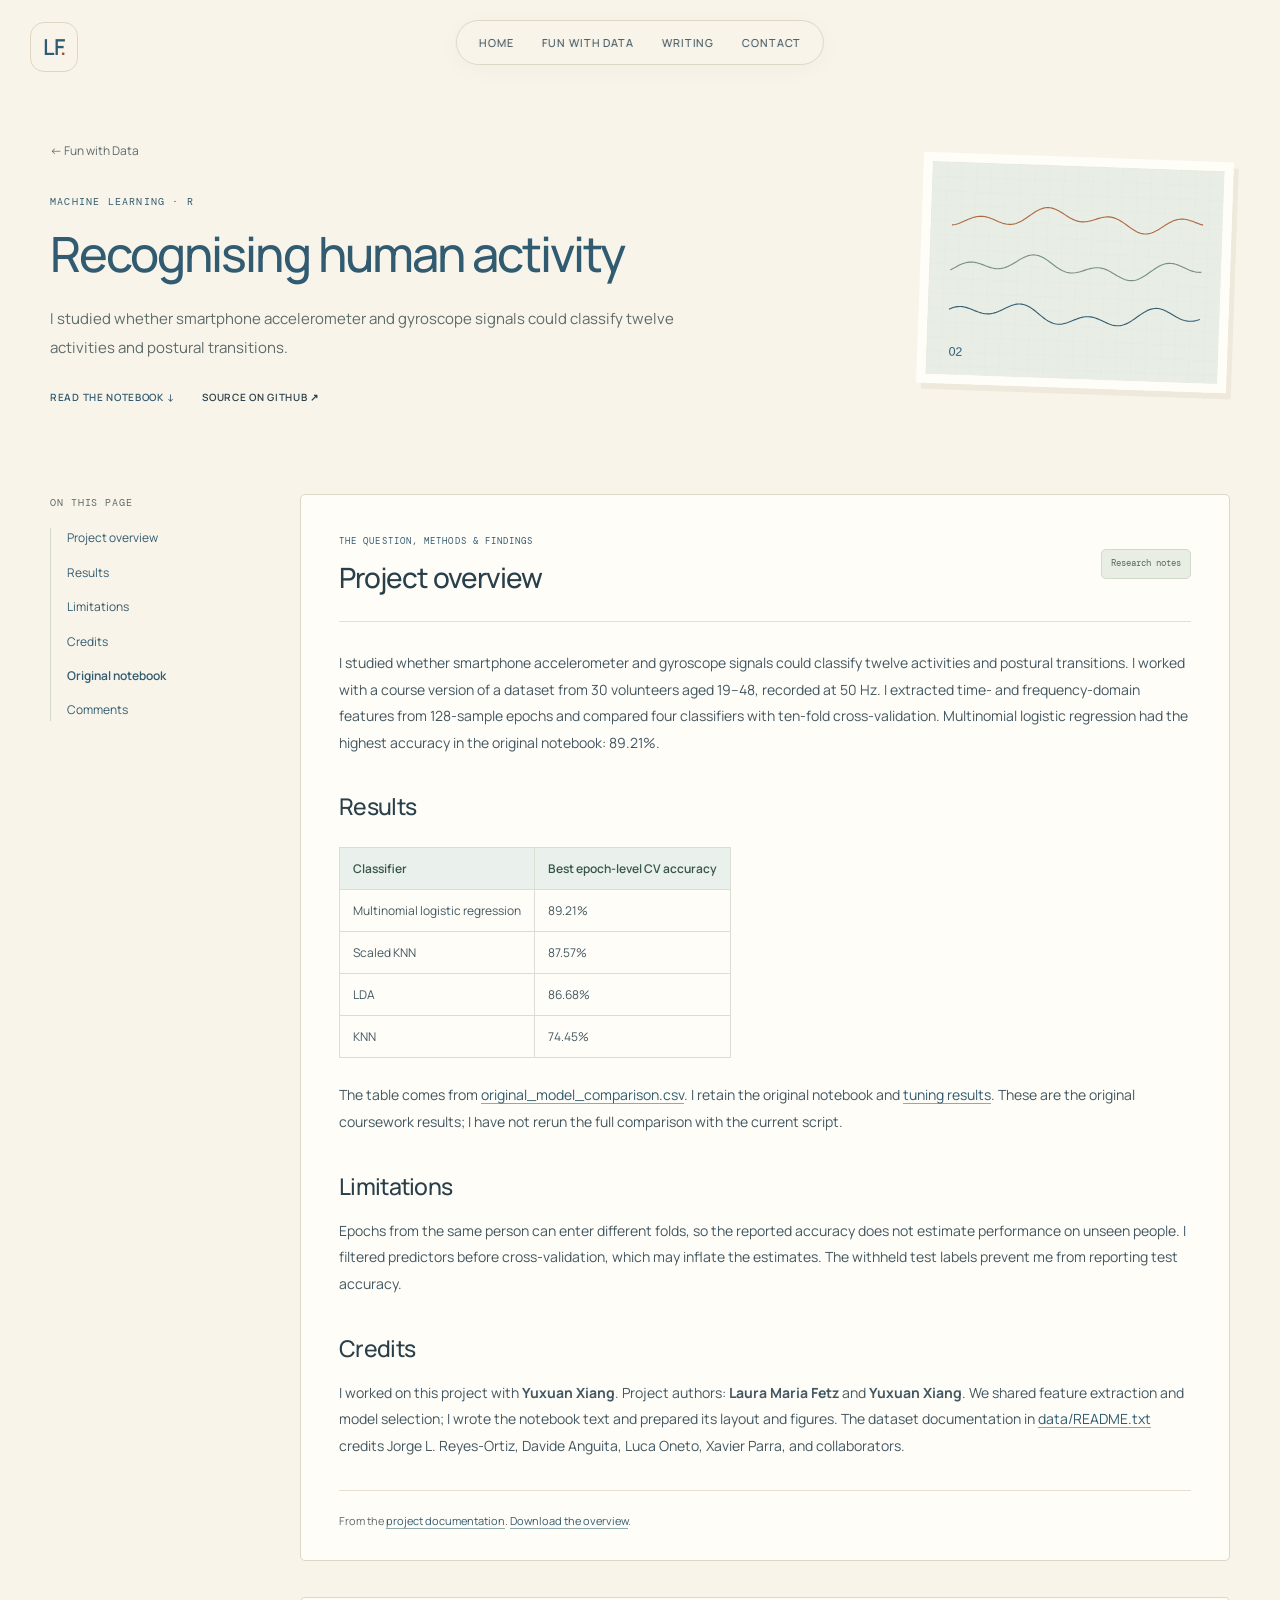
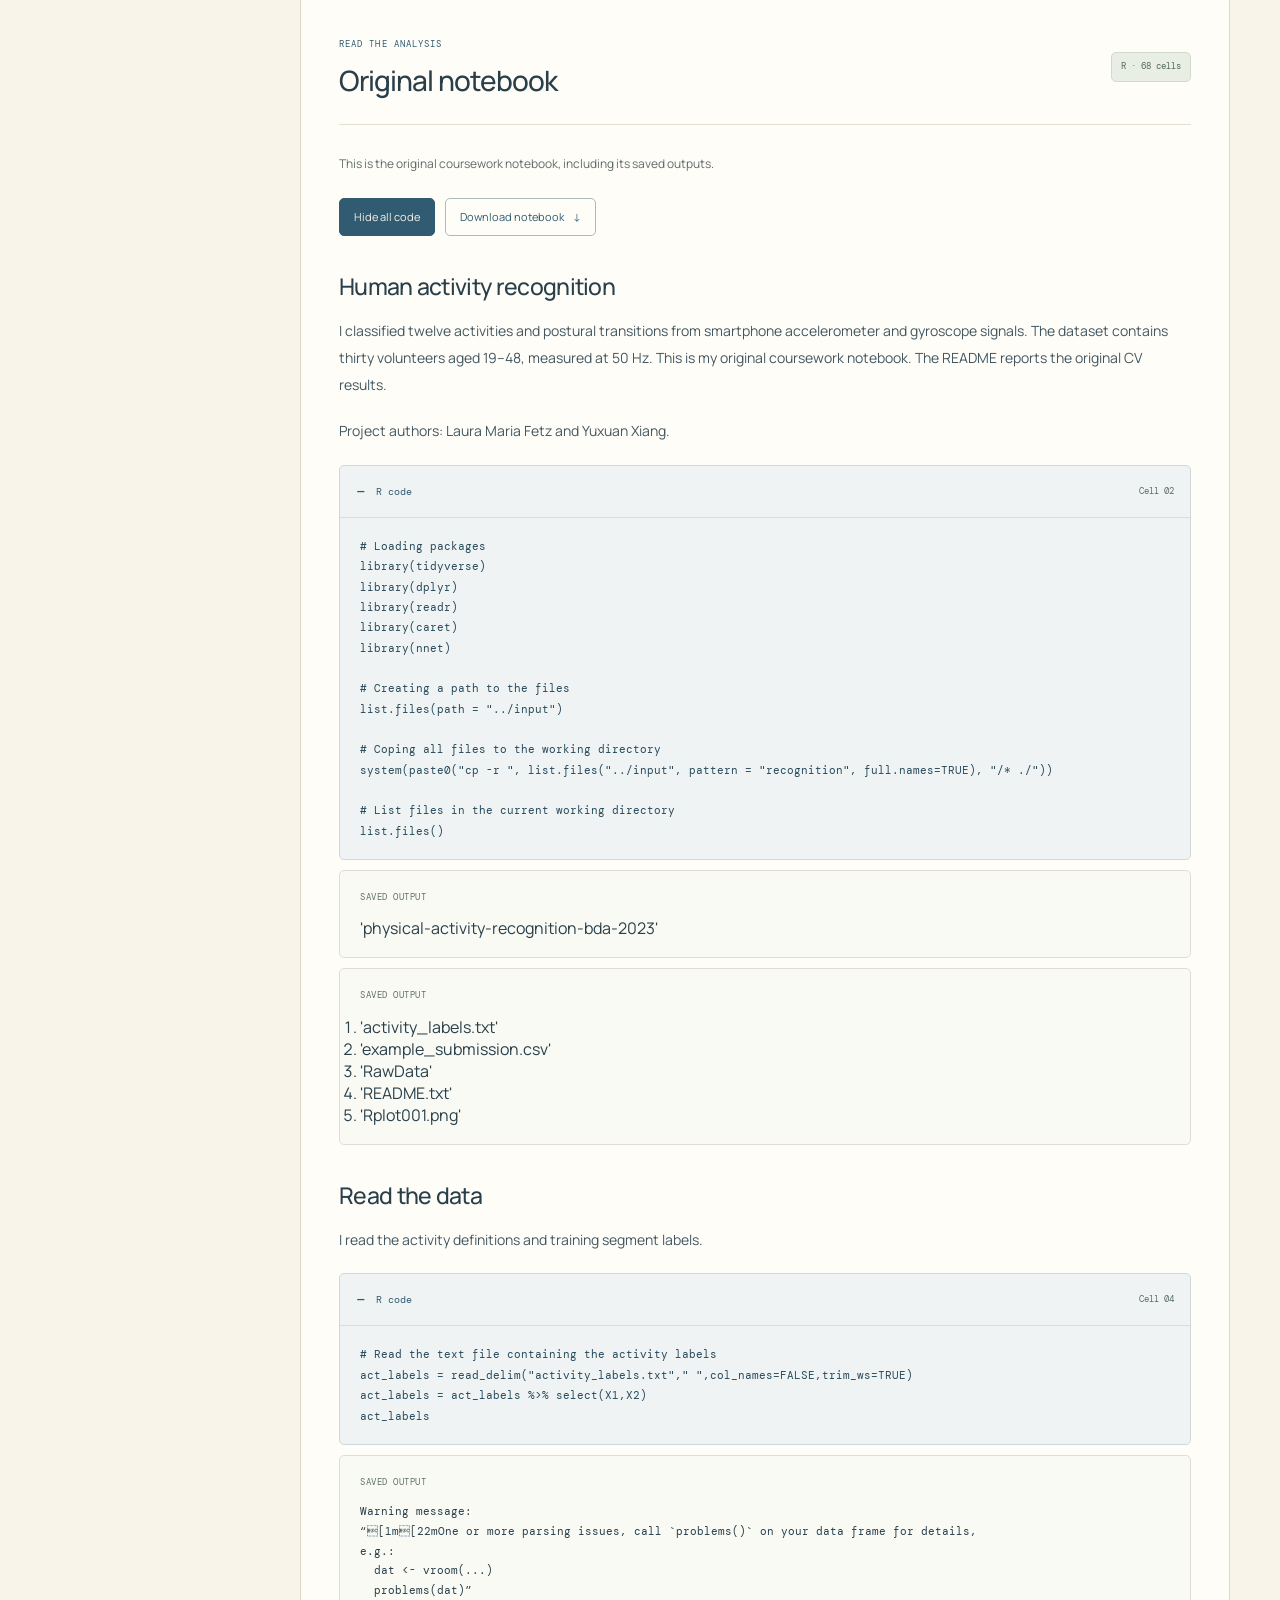
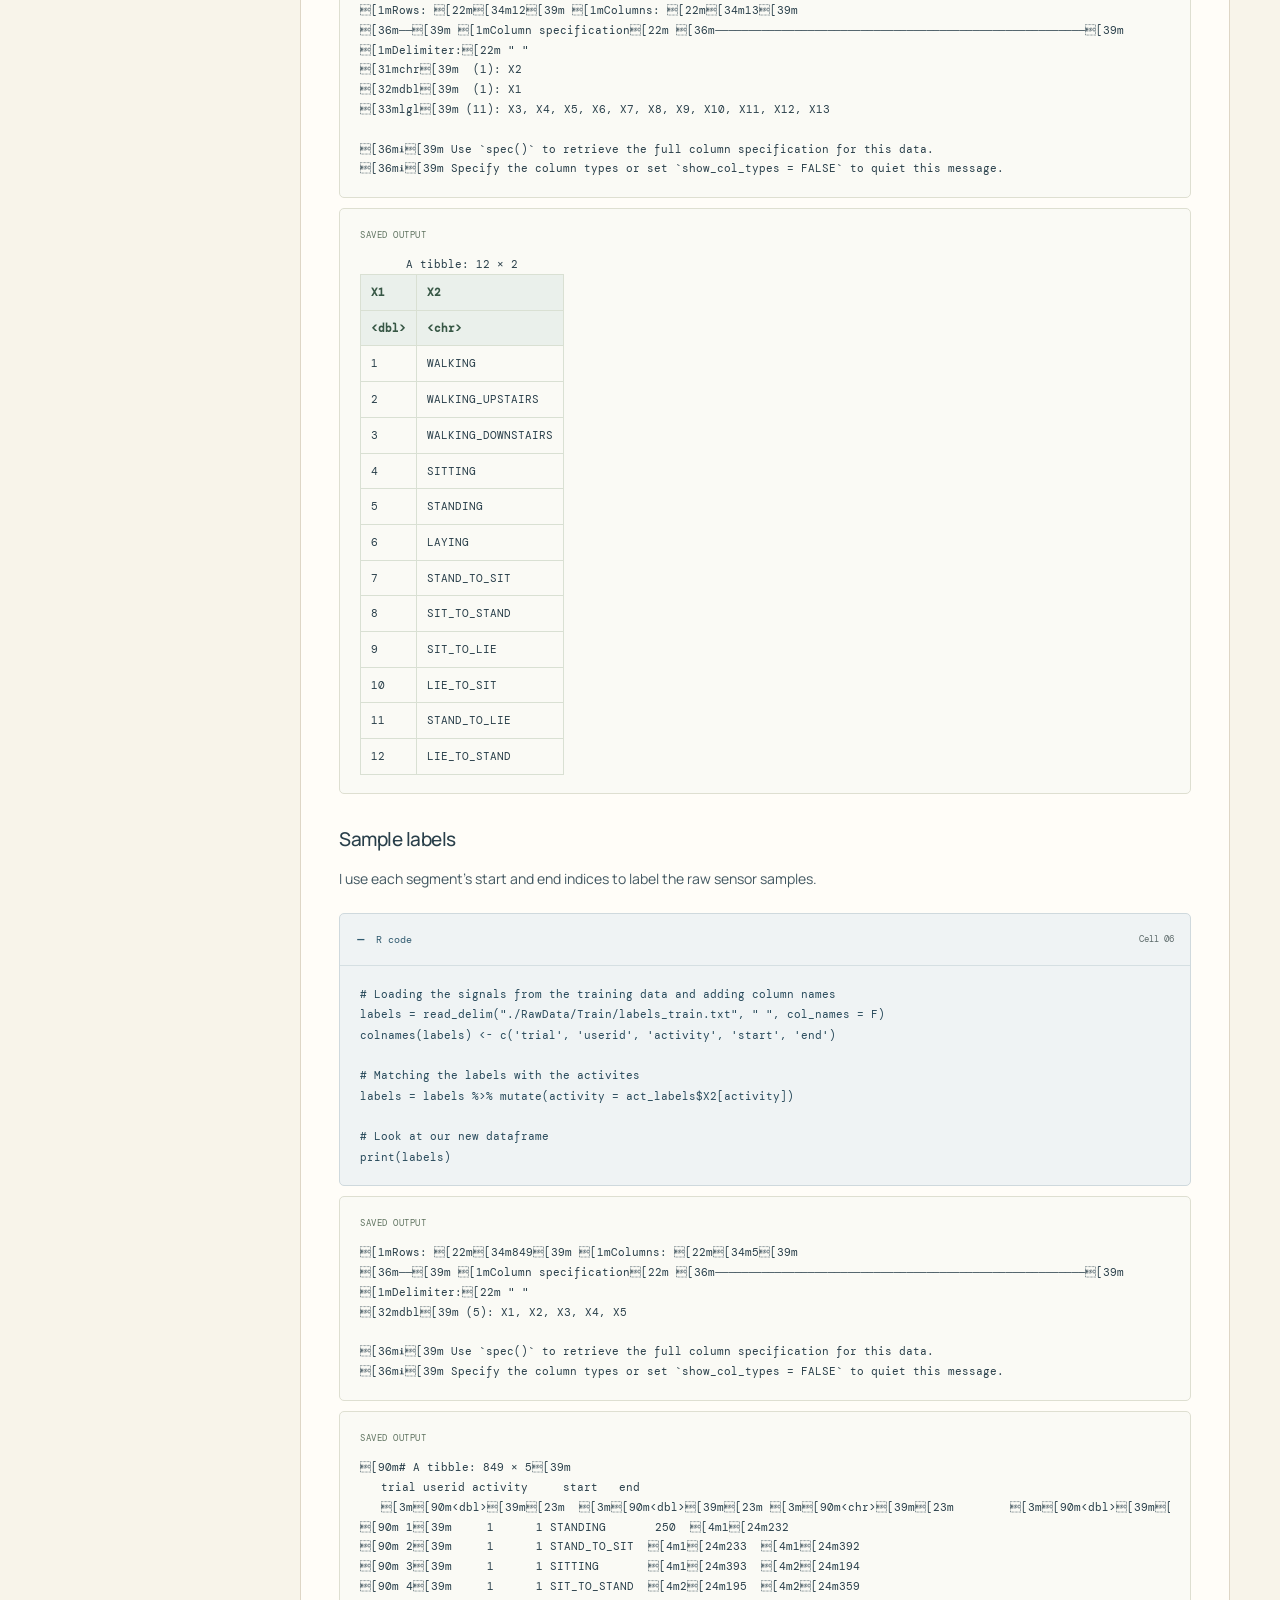
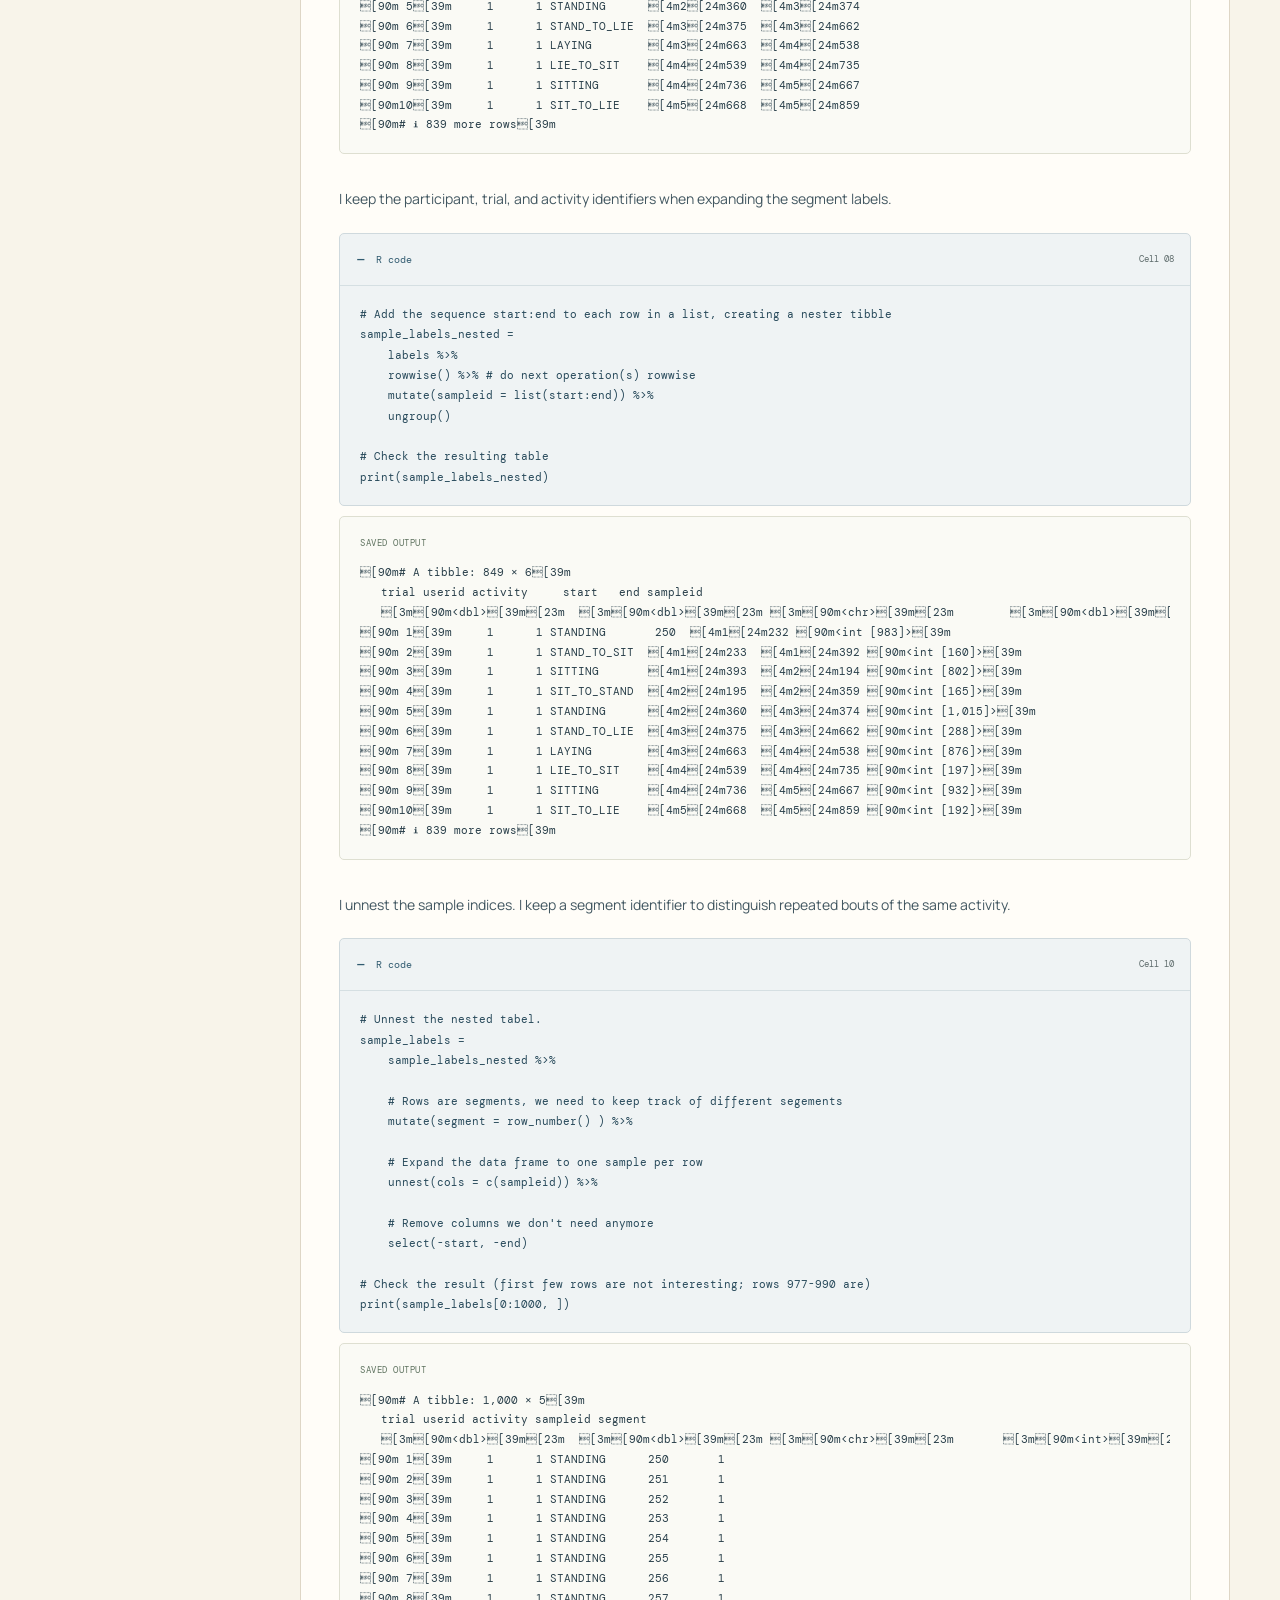
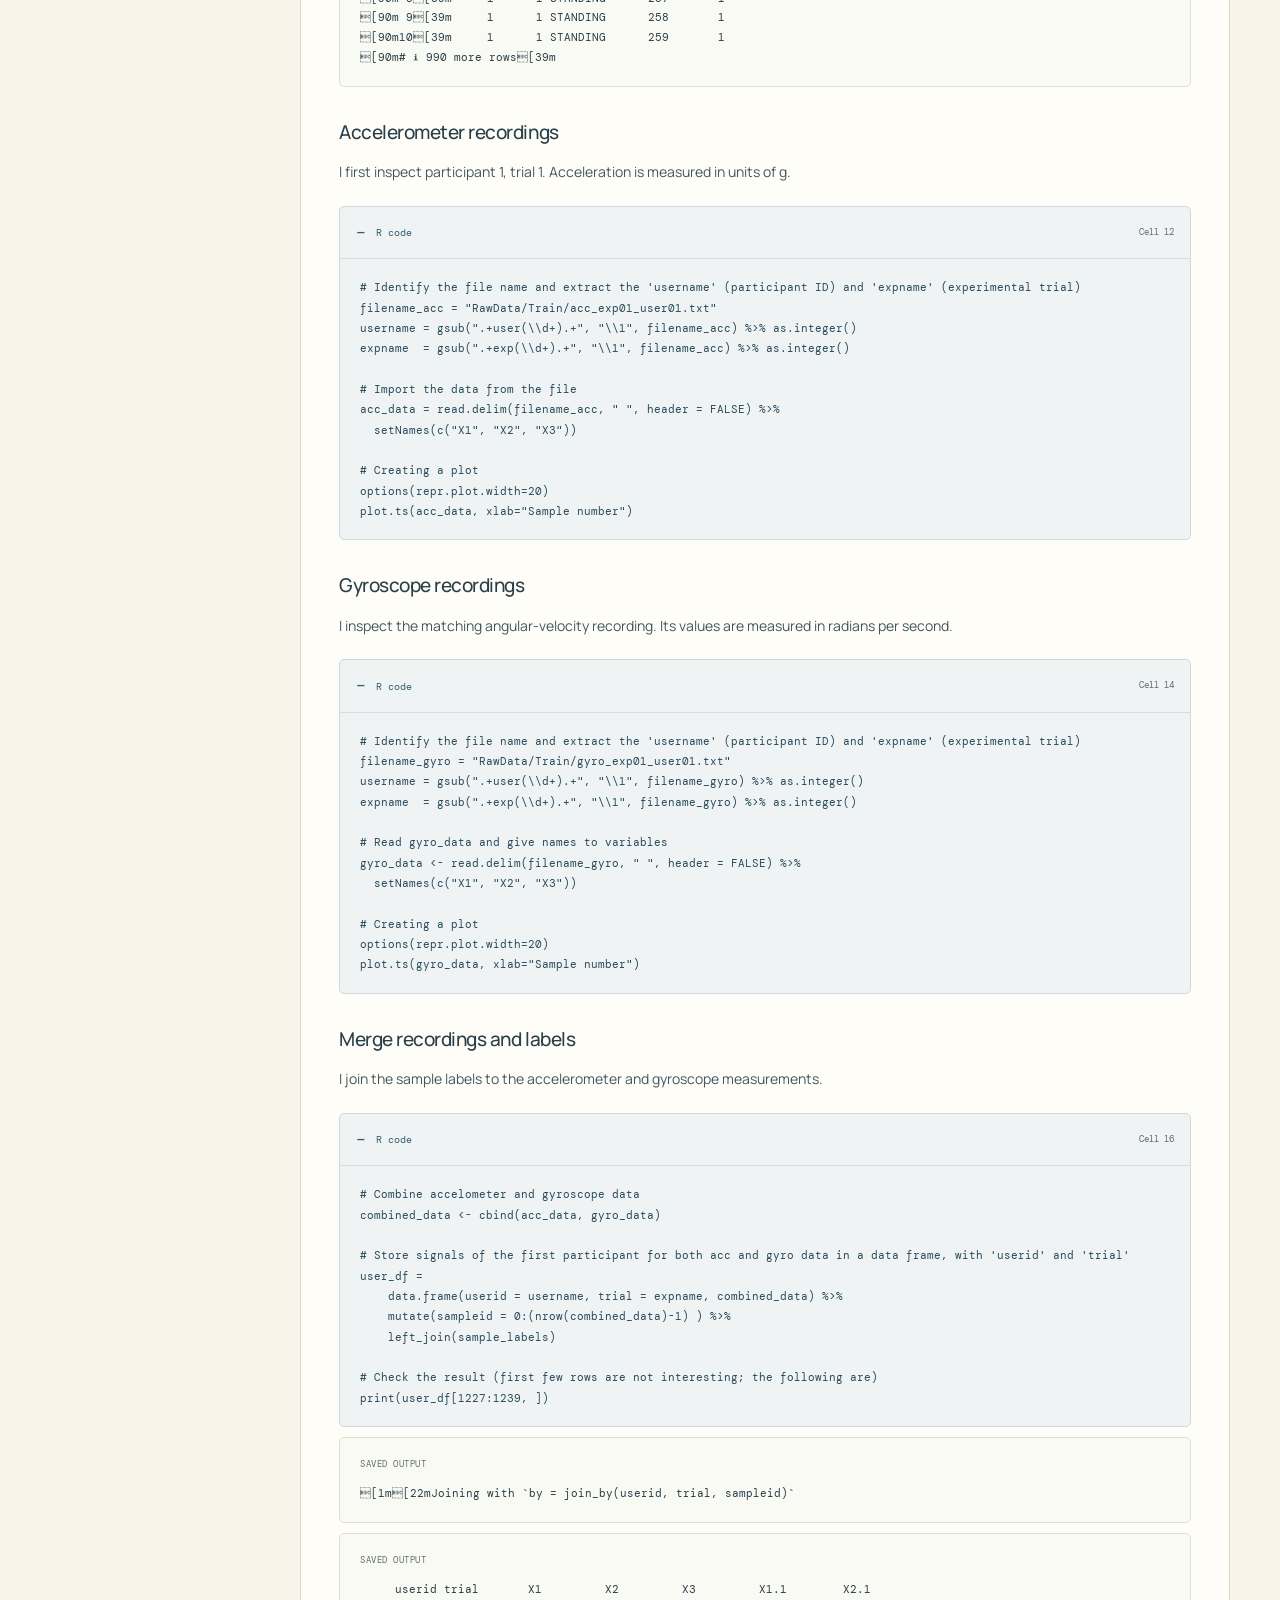
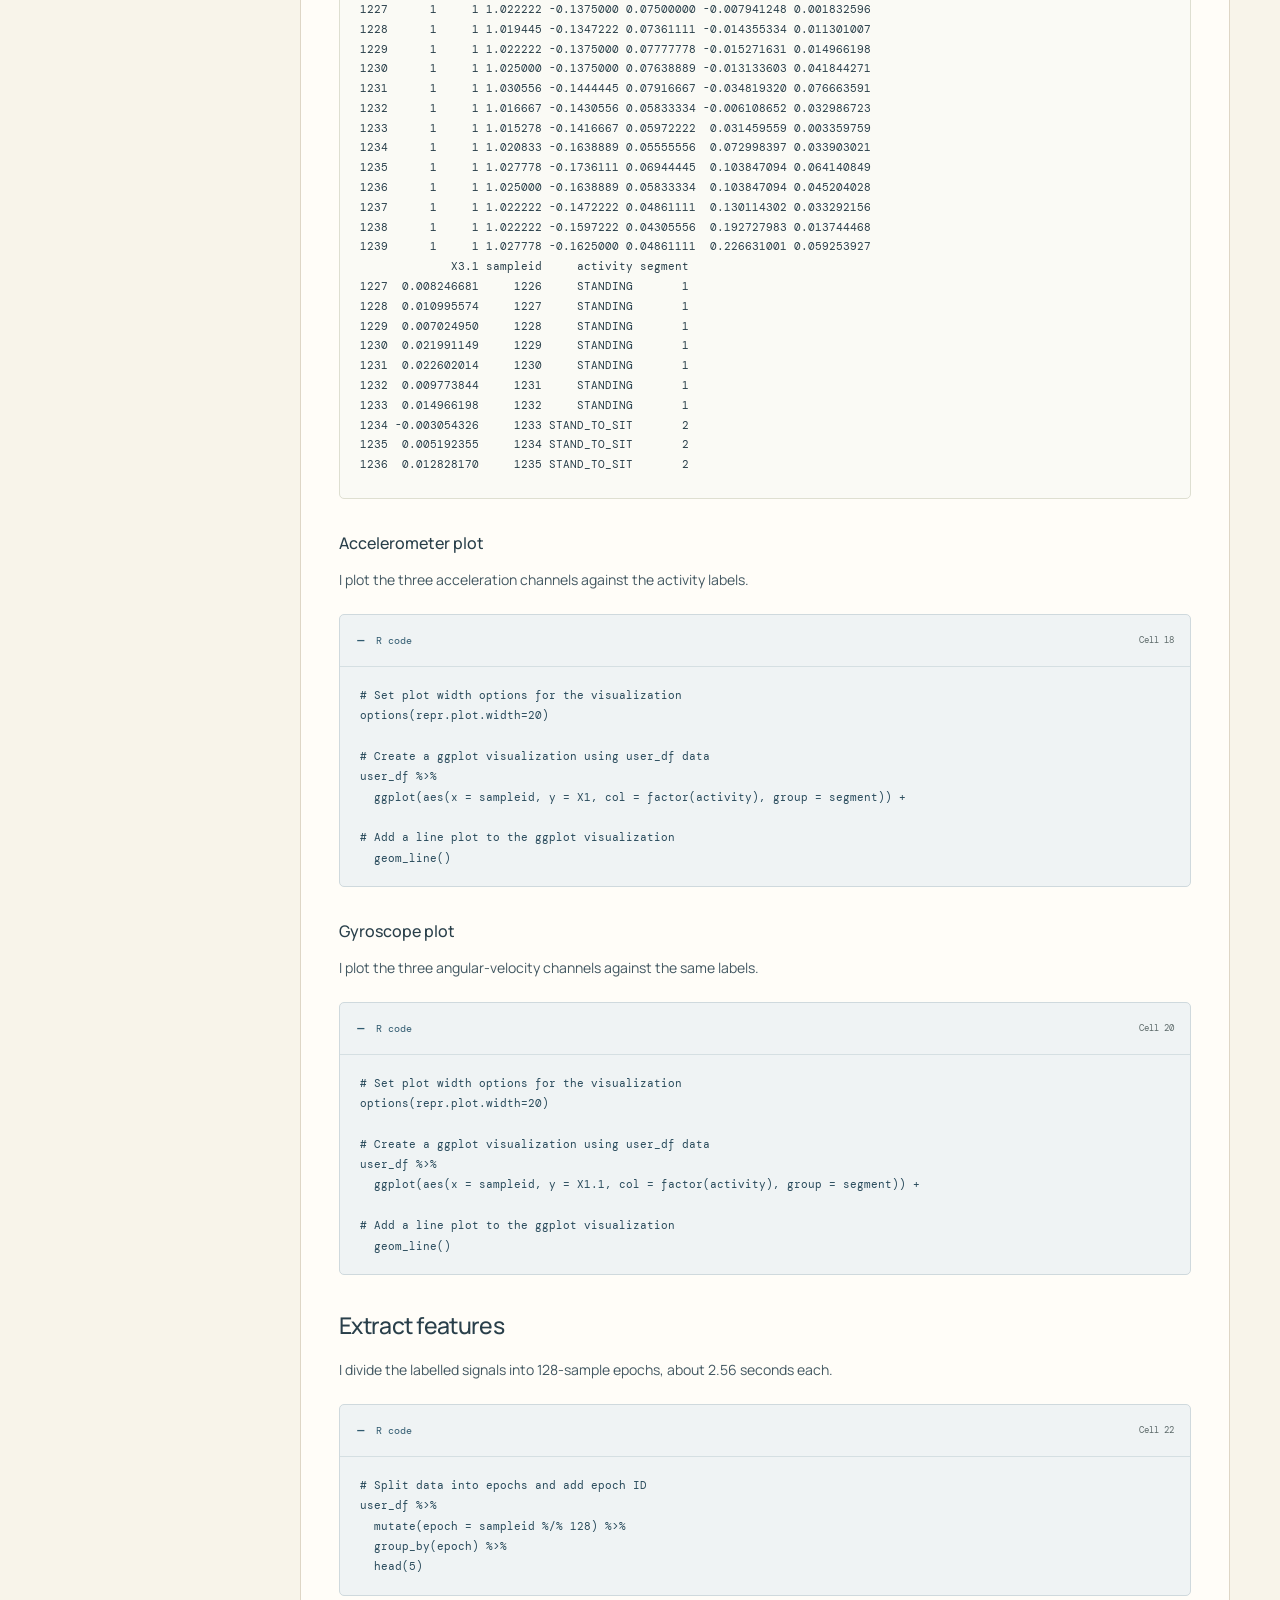
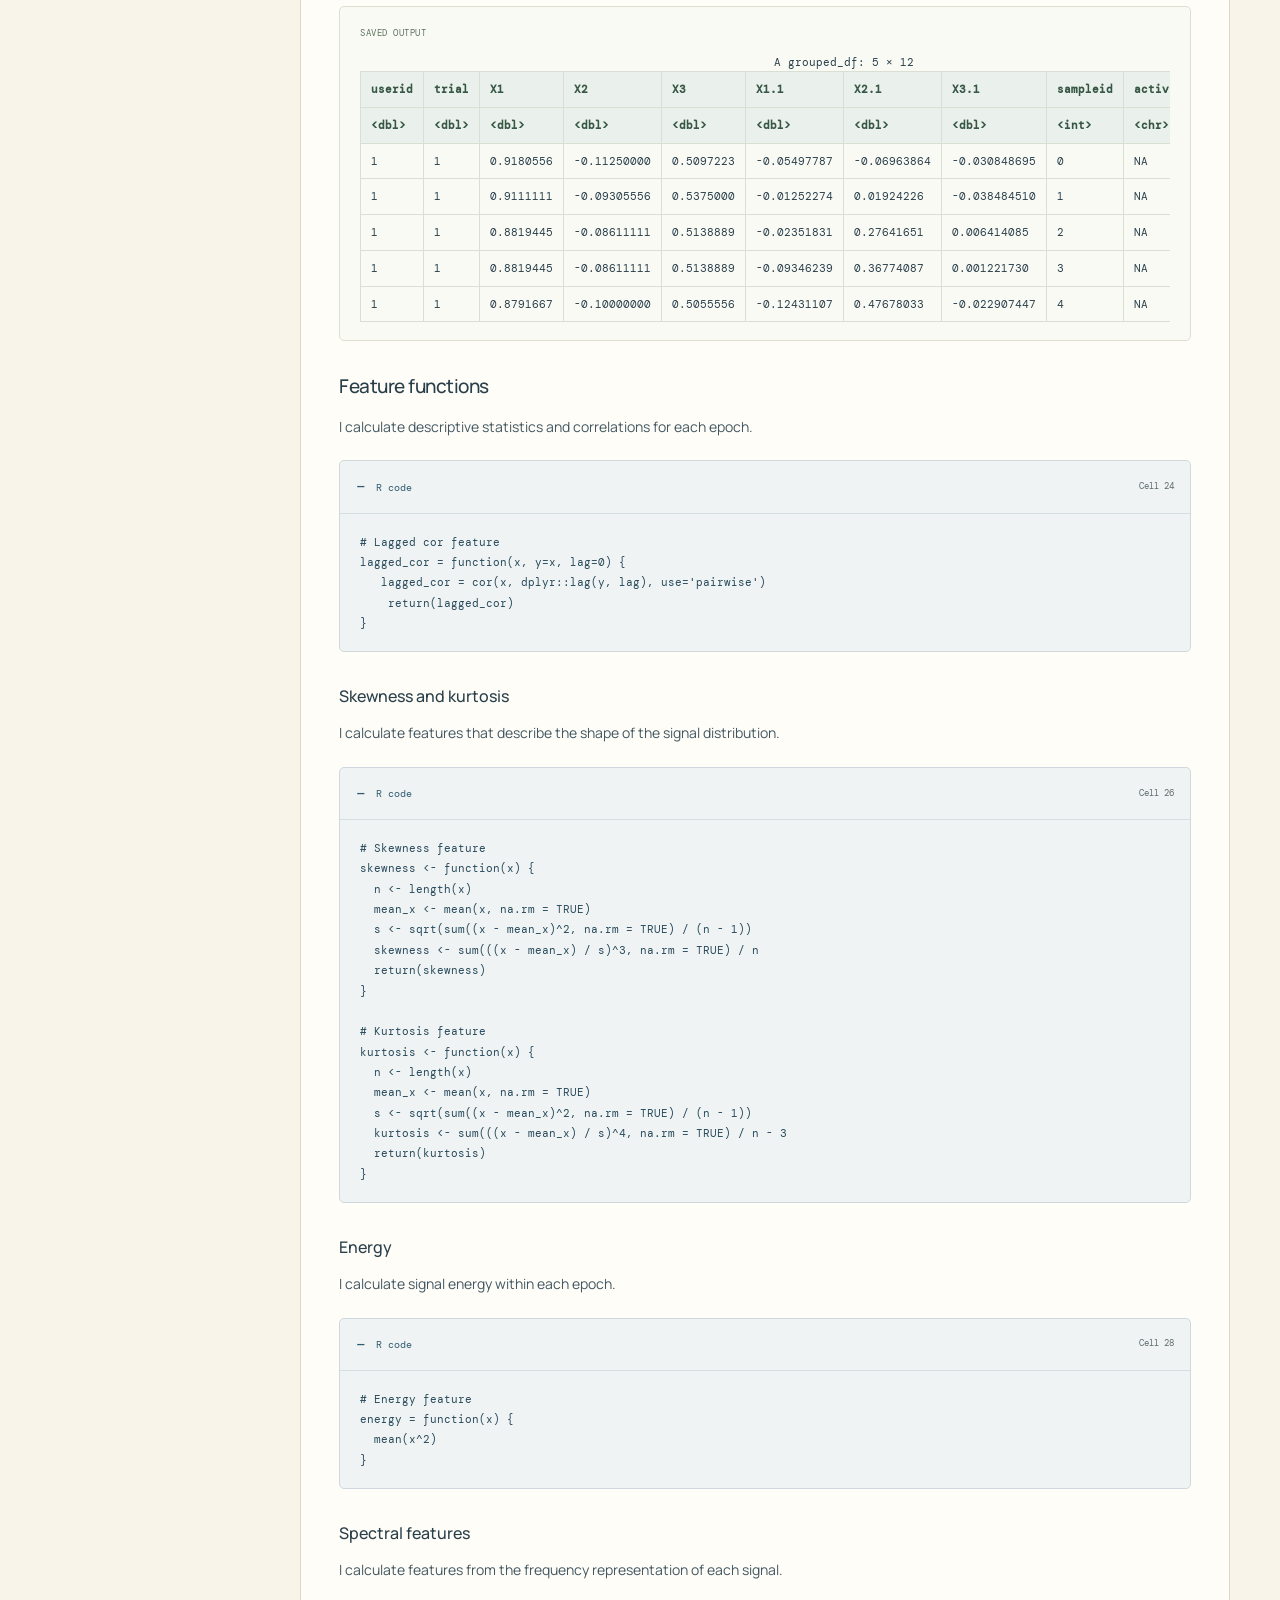
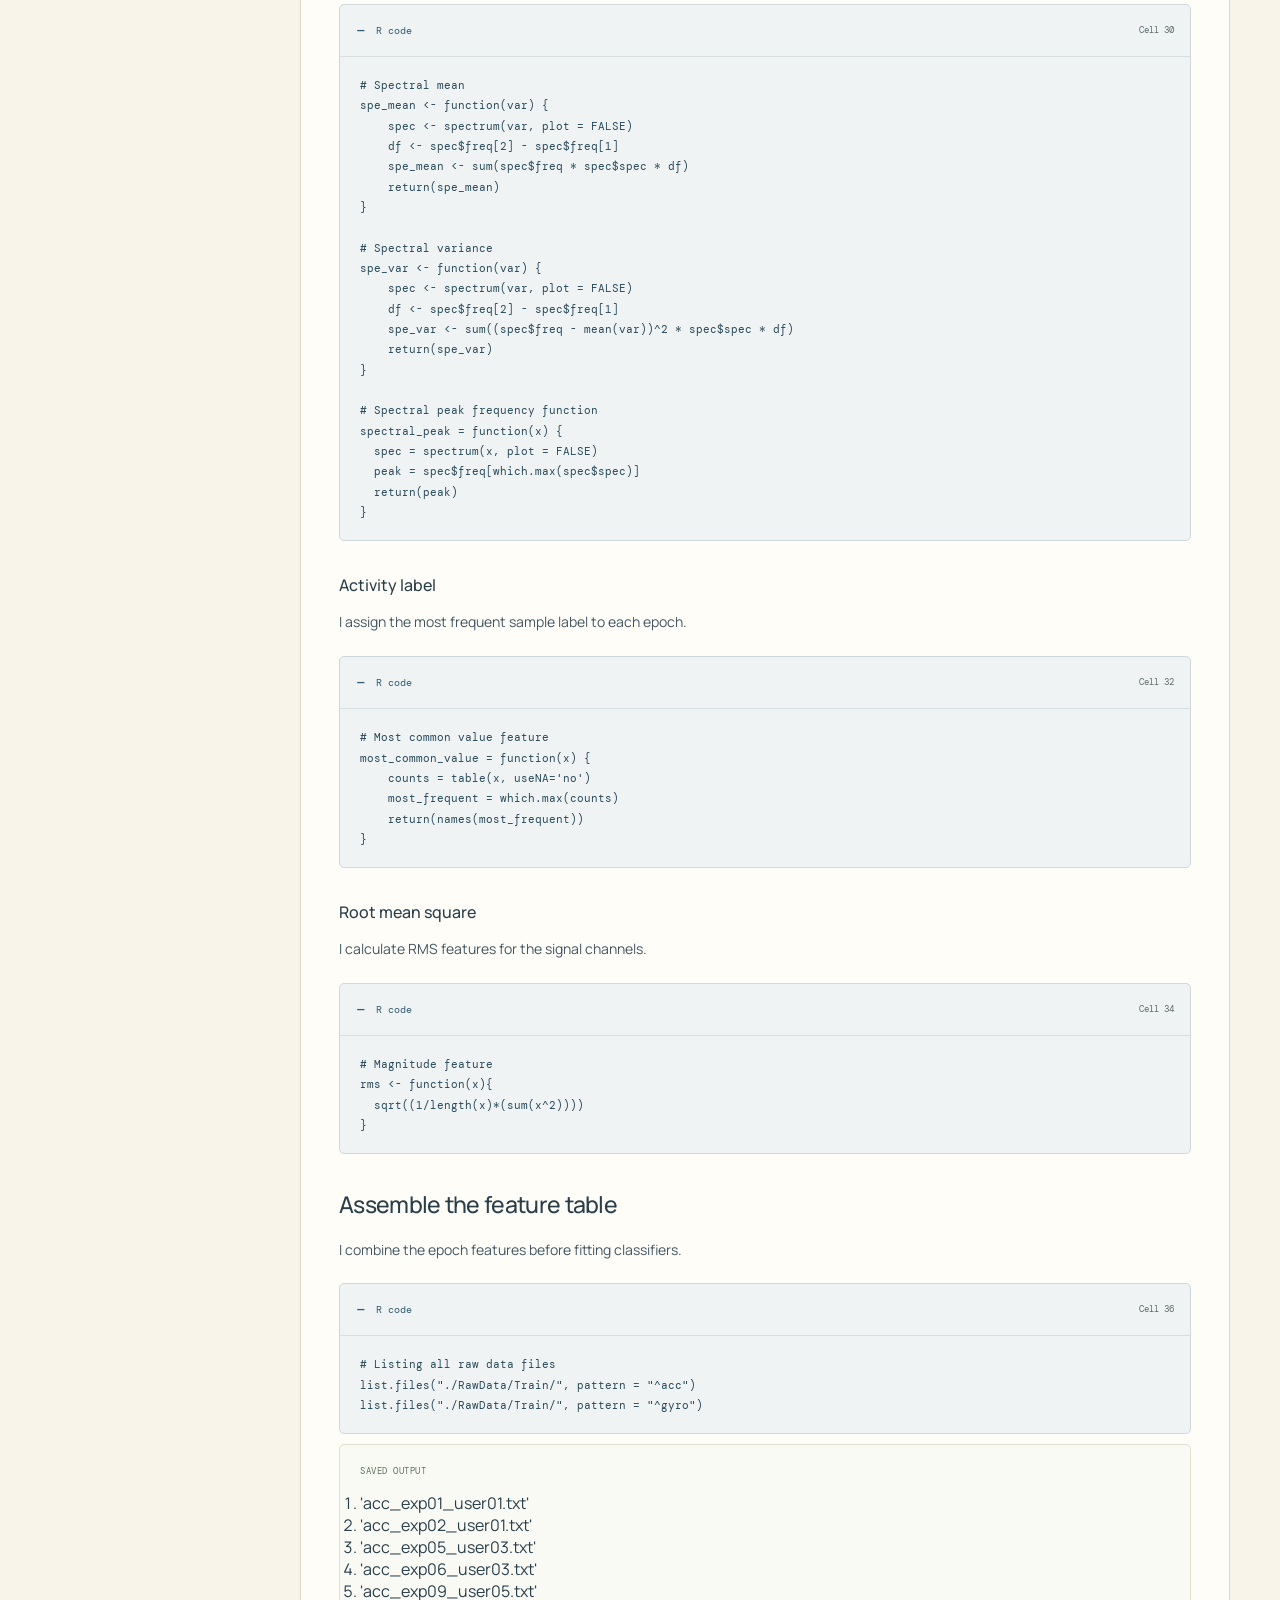
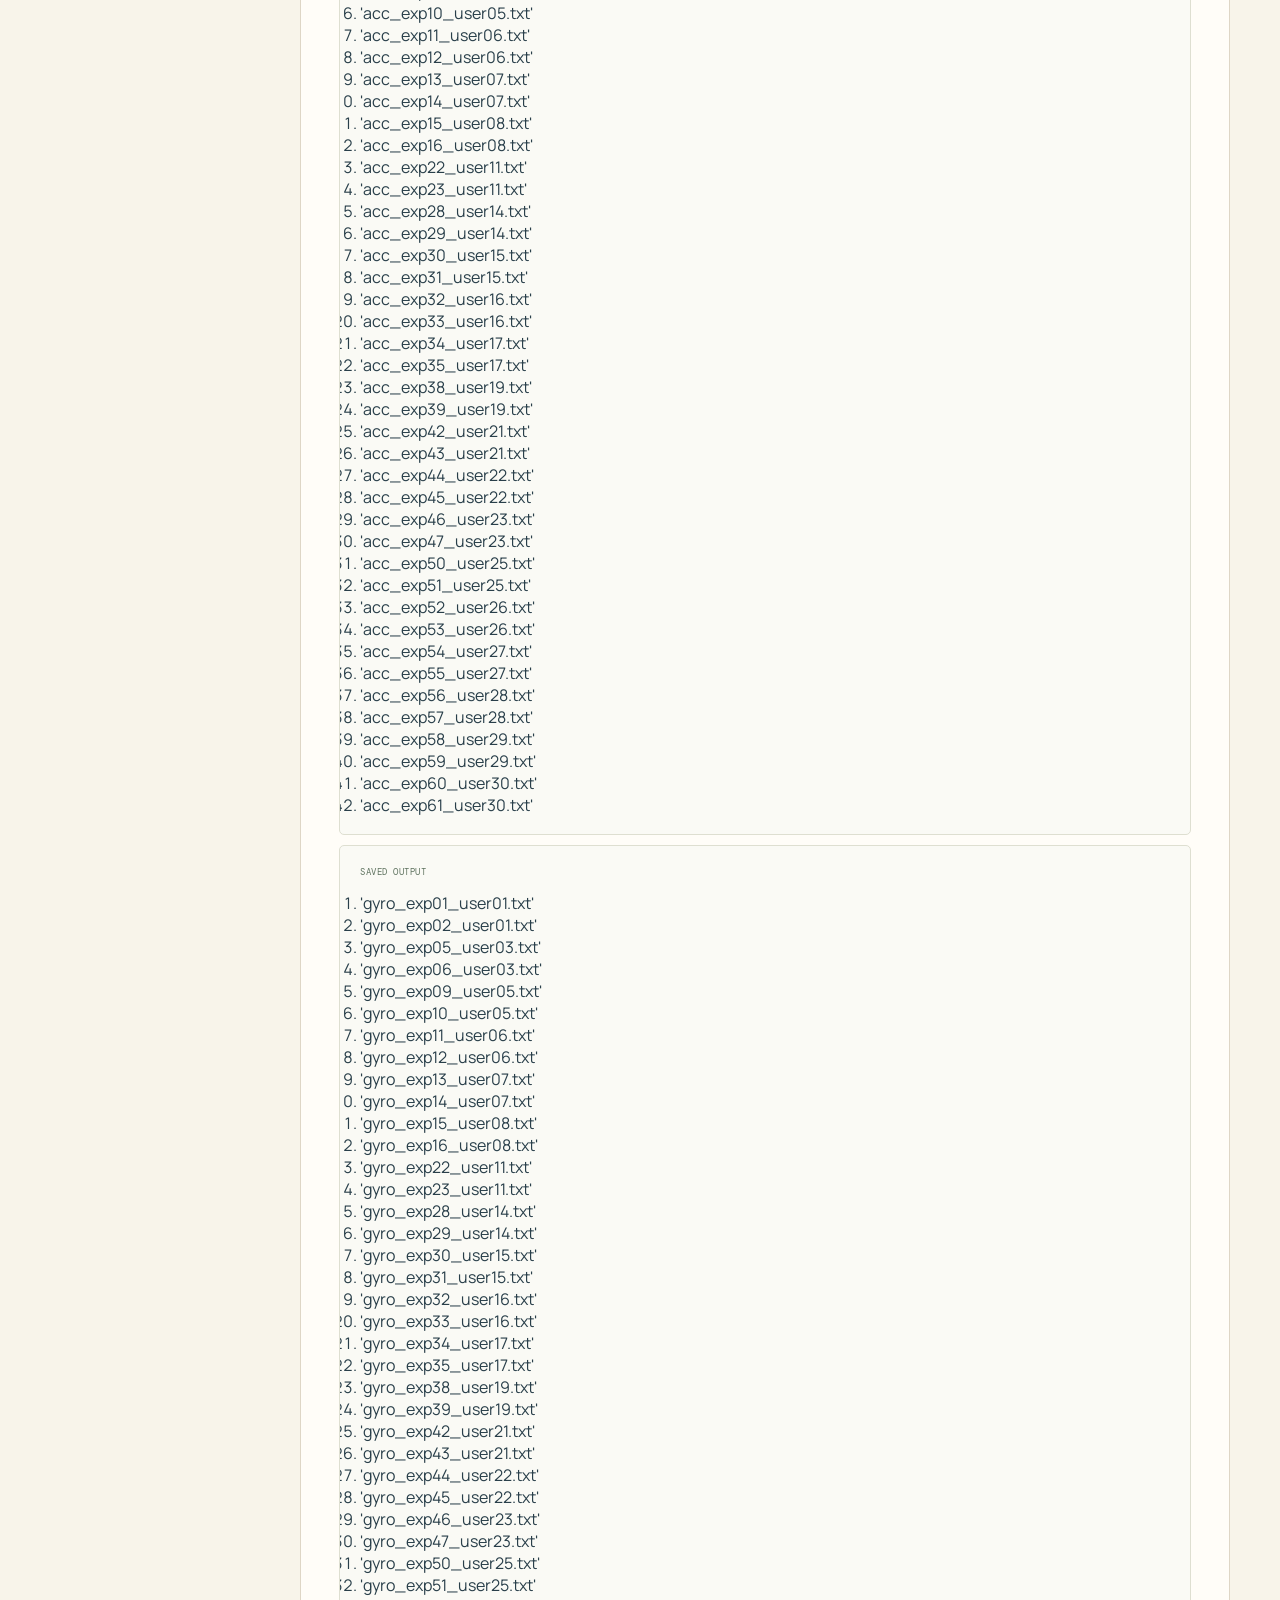
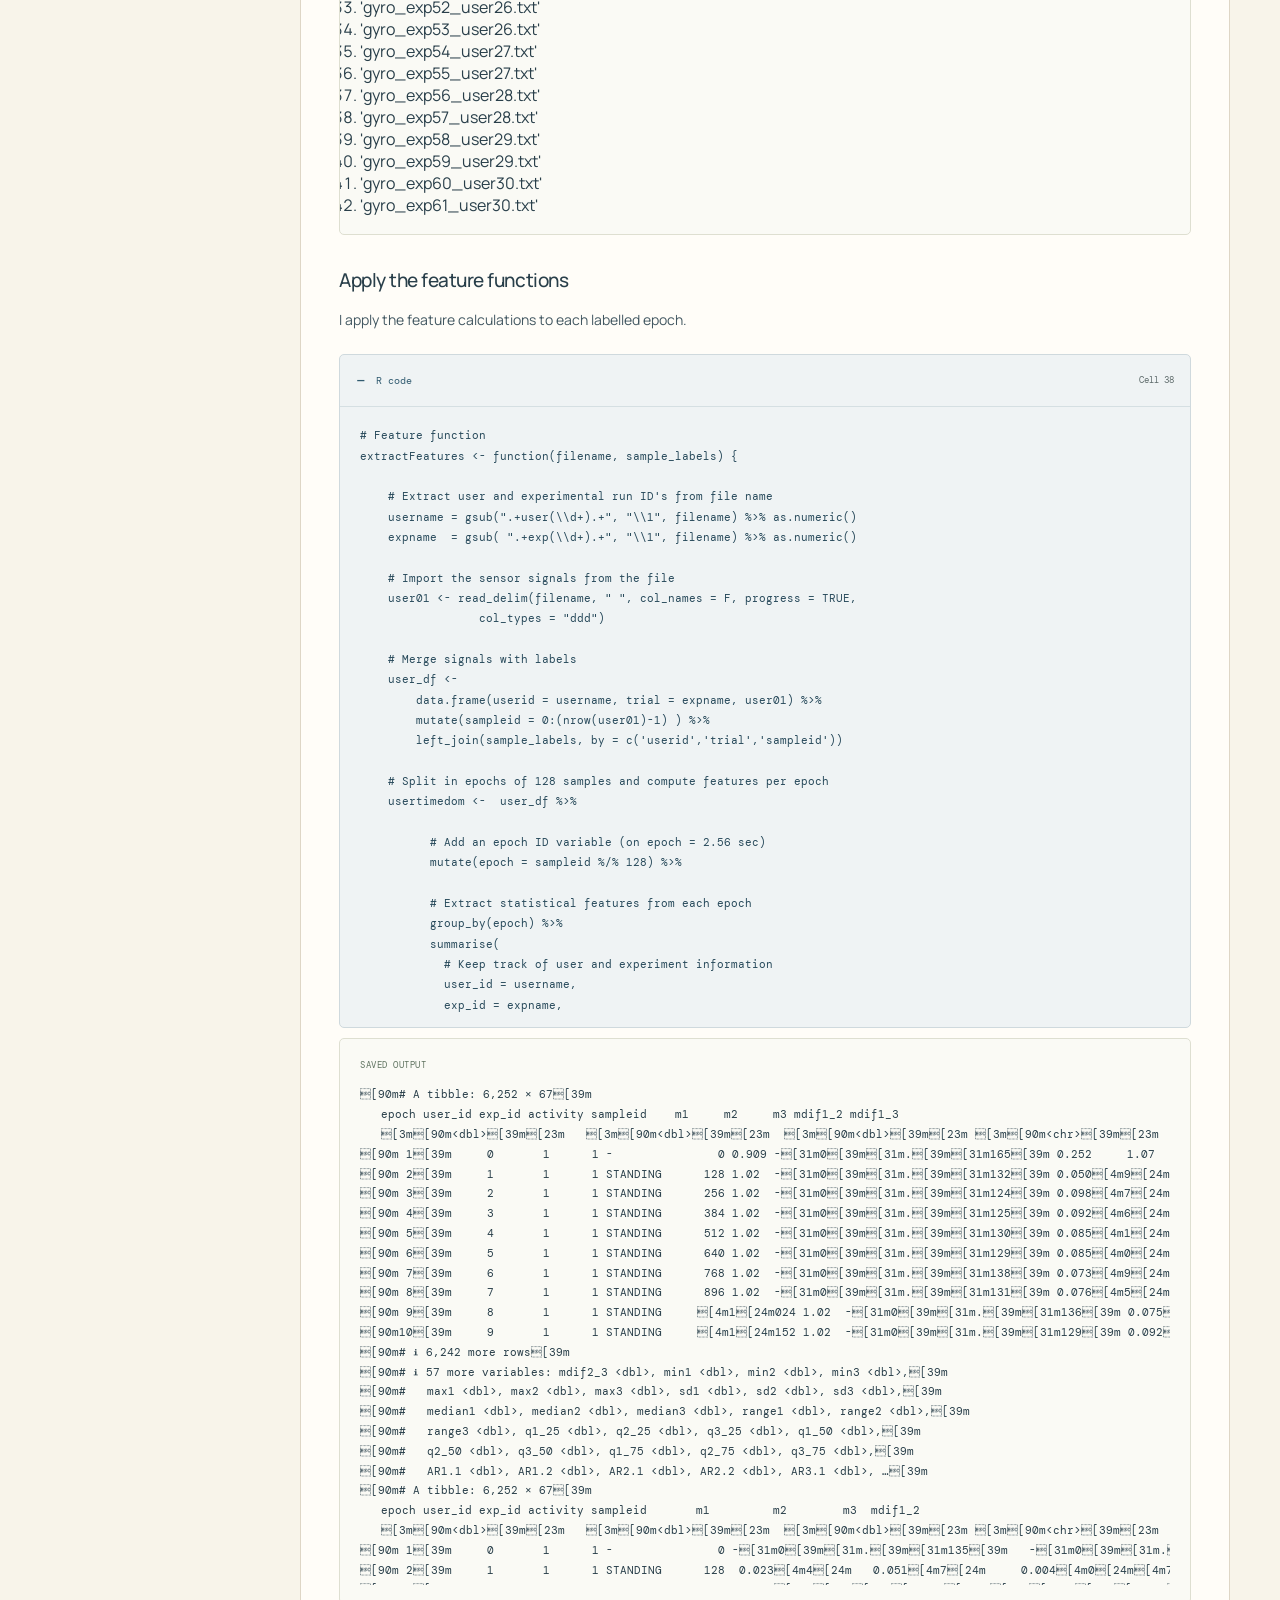
<file: projects/human-activity-recognition/index.html>
<!DOCTYPE html>
<html lang="en"><head><meta charset="UTF-8"><meta name="viewport" content="width=device-width, initial-scale=1.0"><meta name="description" content="I studied whether smartphone accelerometer and gyroscope signals could classify twelve activities and postural transitions."><meta name="theme-color" content="#f8f4ea"><title>Recognising human activity — Laura Maria Fetz</title><link rel="icon" href="../../favicon.svg" type="image/svg+xml"><link rel="preconnect" href="https://fonts.googleapis.com"><link rel="preconnect" href="https://fonts.gstatic.com" crossorigin><link href="https://fonts.googleapis.com/css2?family=Manrope:wght@400;500;600;700&amp;family=DM+Mono:wght@400;500&amp;display=swap" rel="stylesheet"><link rel="stylesheet" href="../../tooplate-ivory-style.css"><link rel="stylesheet" href="../../personal.css"><link rel="stylesheet" href="../../project.css"><link rel="stylesheet" href="https://www.htmlcommentbox.com/static/skins/bootstrap/twitter-bootstrap.css?v=0"><link rel="stylesheet" href="../../comments.css?v=guest-comments"></head>
<body class="project-page"><a class="skip-link" href="#main">Skip to content</a><a class="site-mark" href="../../index.html#home" aria-label="Laura Maria Fetz, home">LF<span>.</span></a><nav class="pill-nav" aria-label="Main navigation"><a href="../../index.html#home">Home</a><a href="../../index.html#projects" class="active" aria-current="location">Fun with Data</a><a href="../../index.html#writing">Writing</a><a href="../../index.html#contact">Contact</a></nav><button class="hamburger" aria-label="Open navigation" aria-expanded="false" aria-controls="mobile-navigation"><span></span><span></span><span></span></button><nav class="mobile-nav" id="mobile-navigation" aria-label="Mobile navigation" hidden><a href="../../index.html#home">Home</a><a href="../../index.html#projects" class="active" aria-current="location">Fun with Data</a><a href="../../index.html#writing">Writing</a><a href="../../index.html#contact">Contact</a></nav>
<main id="main"><header class="project-hero"><div class="project-heading"><a href="../../index.html#projects" class="project-back">← Fun with Data</a><p class="section-eyebrow">Machine learning · R</p><h1>Recognising human activity</h1><p class="project-deck">I studied whether smartphone accelerometer and gyroscope signals could classify twelve activities and postural transitions.</p><div class="project-hero-actions"><a class="cta-link" href="#notebook">Read the notebook <span aria-hidden="true">↓</span></a><a class="cta-link cta-link--dark" href="https://github.com/laurafetz/Human-Activity-Recognition" target="_blank" rel="noopener noreferrer">Source on GitHub <span aria-hidden="true">↗</span></a></div></div><img class="project-cover" src="../../images/project-02.svg" alt="" width="520" height="380"></header>
<div class="project-reading-layout"><aside class="project-contents" aria-label="On this page"><p>On this page</p><nav><a href="#overview">Project overview</a><a href="#overview-results">Results</a><a href="#overview-limitations">Limitations</a><a href="#overview-credits">Credits</a><a class="toc-notebook" href="#notebook">Original notebook</a><a href="#comments">Comments</a></nav></aside><article class="project-document"><section class="project-reader-section" id="overview"><div class="reader-section-heading"><div><p class="section-eyebrow">The question, methods &amp; findings</p><h2>Project overview</h2></div><span class="reader-badge">Research notes</span></div><div class="project-prose"><p>I studied whether smartphone accelerometer and gyroscope signals could classify twelve activities and postural transitions. I worked with a course version of a dataset from 30 volunteers aged 19–48, recorded at 50 Hz. I extracted time- and frequency-domain features from 128-sample epochs and compared four classifiers with ten-fold cross-validation. Multinomial logistic regression had the highest accuracy in the original notebook: 89.21%.</p>
<h2 id="overview-results">Results</h2>
<table>
<thead>
<tr>
<th>Classifier</th>
<th>Best epoch-level CV accuracy</th>
</tr>
</thead>
<tbody><tr>
<td>Multinomial logistic regression</td>
<td>89.21%</td>
</tr>
<tr>
<td>Scaled KNN</td>
<td>87.57%</td>
</tr>
<tr>
<td>LDA</td>
<td>86.68%</td>
</tr>
<tr>
<td>KNN</td>
<td>74.45%</td>
</tr>
</tbody></table>
<p>The table comes from <a href="https://github.com/laurafetz/Human-Activity-Recognition/blob/main/results/original_model_comparison.csv" target="_blank" rel="noopener noreferrer">original_model_comparison.csv</a>. I retain the original notebook and <a href="https://github.com/laurafetz/Human-Activity-Recognition/blob/main/results/original_cv_details.csv" target="_blank" rel="noopener noreferrer">tuning results</a>. These are the original coursework results; I have not rerun the full comparison with the current script.</p>
<h2 id="overview-limitations">Limitations</h2>
<p>Epochs from the same person can enter different folds, so the reported accuracy does not estimate performance on unseen people. I filtered predictors before cross-validation, which may inflate the estimates. The withheld test labels prevent me from reporting test accuracy.</p>
<h2 id="overview-credits">Credits</h2>
<p>I worked on this project with <strong>Yuxuan Xiang</strong>. Project authors: <strong>Laura Maria Fetz</strong> and <strong>Yuxuan Xiang</strong>. We shared feature extraction and model selection; I wrote the notebook text and prepared its layout and figures. The dataset documentation in <a href="https://github.com/laurafetz/Human-Activity-Recognition/blob/main/data/README.txt" target="_blank" rel="noopener noreferrer">data/README.txt</a> credits Jorge L. Reyes-Ortiz, Davide Anguita, Luca Oneto, Xavier Parra, and collaborators.</p>
</div><p class="source-note">From the <a href="https://github.com/laurafetz/Human-Activity-Recognition/blob/main/README.md" target="_blank" rel="noopener noreferrer">project documentation</a>. <a href="downloads/project-overview.md" download>Download the overview</a>.</p></section><section class="project-reader-section" id="notebook"><div class="reader-section-heading"><div><p class="section-eyebrow">Read the analysis</p><h2>Original notebook</h2></div><span class="reader-badge">R · 68 cells</span></div><p class="reader-note">This is the original coursework notebook, including its saved outputs.</p><div class="notebook-toolbar"><button class="reader-button" id="toggle-code" type="button" aria-pressed="false" hidden>Hide all code</button><a class="reader-button reader-button-secondary" href="downloads/notebook.ipynb" download>Download notebook <span aria-hidden="true">↓</span></a></div><div class="notebook-document"><div class="notebook-markdown" data-cell="1"><h3 id="notebook-1-human-activity-recognition">Human activity recognition</h3>
<p>I classified twelve activities and postural transitions from smartphone accelerometer and gyroscope signals. The dataset contains thirty volunteers aged 19–48, measured at 50 Hz. This is my original coursework notebook. The README reports the original CV results.</p>
<p>Project authors: Laura Maria Fetz and Yuxuan Xiang.</p>
</div><div class="notebook-cell" data-cell="2"><details class="notebook-code" open><summary>R code <span>Cell 02</span></summary><pre><code># Loading packages
library(tidyverse) 
library(dplyr)
library(readr)
library(caret)
library(nnet)

# Creating a path to the files
list.files(path = &quot;../input&quot;) 

# Coping all files to the working directory
system(paste0(&quot;cp -r &quot;, list.files(&quot;../input&quot;, pattern = &quot;recognition&quot;, full.names=TRUE), &quot;/* ./&quot;))

# List files in the current working directory
list.files()</code></pre></details><div class="notebook-output"><span class="output-label">Saved output</span>&#x27;physical-activity-recognition-bda-2023&#x27;</div><div class="notebook-output"><span class="output-label">Saved output</span>
<ol class="list-inline"><li>&#x27;activity_labels.txt&#x27;</li><li>&#x27;example_submission.csv&#x27;</li><li>&#x27;RawData&#x27;</li><li>&#x27;README.txt&#x27;</li><li>&#x27;Rplot001.png&#x27;</li></ol>
</div></div><div class="notebook-markdown" data-cell="3"><h3 id="notebook-3-read-the-data">Read the data</h3>
<p>I read the activity definitions and training segment labels.</p>
</div><div class="notebook-cell" data-cell="4"><details class="notebook-code" open><summary>R code <span>Cell 04</span></summary><pre><code># Read the text file containing the activity labels
act_labels = read_delim(&quot;activity_labels.txt&quot;,&quot; &quot;,col_names=FALSE,trim_ws=TRUE) 
act_labels = act_labels %&gt;% select(X1,X2)
act_labels</code></pre></details><div class="notebook-output"><span class="output-label">Saved output</span><pre>Warning message:
“[1m[22mOne or more parsing issues, call `problems()` on your data frame for details,
e.g.:
  dat &lt;- vroom(...)
  problems(dat)”
[1mRows: [22m[34m12[39m [1mColumns: [22m[34m13[39m
[36m──[39m [1mColumn specification[22m [36m────────────────────────────────────────────────────────[39m
[1mDelimiter:[22m &quot; &quot;
[31mchr[39m  (1): X2
[32mdbl[39m  (1): X1
[33mlgl[39m (11): X3, X4, X5, X6, X7, X8, X9, X10, X11, X12, X13

[36mℹ[39m Use `spec()` to retrieve the full column specification for this data.
[36mℹ[39m Specify the column types or set `show_col_types = FALSE` to quiet this message.
</pre></div><div class="notebook-output"><span class="output-label">Saved output</span><table class="dataframe">
<caption>A tibble: 12 × 2</caption>
<thead>
	<tr><th>X1</th><th>X2</th></tr>
	<tr><th>&lt;dbl&gt;</th><th>&lt;chr&gt;</th></tr>
</thead>
<tbody>
	<tr><td> 1</td><td>WALKING           </td></tr>
	<tr><td> 2</td><td>WALKING_UPSTAIRS  </td></tr>
	<tr><td> 3</td><td>WALKING_DOWNSTAIRS</td></tr>
	<tr><td> 4</td><td>SITTING           </td></tr>
	<tr><td> 5</td><td>STANDING          </td></tr>
	<tr><td> 6</td><td>LAYING            </td></tr>
	<tr><td> 7</td><td>STAND_TO_SIT      </td></tr>
	<tr><td> 8</td><td>SIT_TO_STAND      </td></tr>
	<tr><td> 9</td><td>SIT_TO_LIE        </td></tr>
	<tr><td>10</td><td>LIE_TO_SIT        </td></tr>
	<tr><td>11</td><td>STAND_TO_LIE      </td></tr>
	<tr><td>12</td><td>LIE_TO_STAND      </td></tr>
</tbody>
</table>
</div></div><div class="notebook-markdown" data-cell="5"><h4 id="notebook-5-sample-labels">Sample labels</h4>
<p>I use each segment’s start and end indices to label the raw sensor samples.</p>
</div><div class="notebook-cell" data-cell="6"><details class="notebook-code" open><summary>R code <span>Cell 06</span></summary><pre><code># Loading the signals from the training data and adding column names
labels = read_delim(&quot;./RawData/Train/labels_train.txt&quot;, &quot; &quot;, col_names = F)
colnames(labels) &lt;- c(&#x27;trial&#x27;, &#x27;userid&#x27;, &#x27;activity&#x27;, &#x27;start&#x27;, &#x27;end&#x27;)

# Matching the labels with the activites
labels = labels %&gt;% mutate(activity = act_labels$X2[activity])

# Look at our new dataframe
print(labels)</code></pre></details><div class="notebook-output"><span class="output-label">Saved output</span><pre>[1mRows: [22m[34m849[39m [1mColumns: [22m[34m5[39m
[36m──[39m [1mColumn specification[22m [36m────────────────────────────────────────────────────────[39m
[1mDelimiter:[22m &quot; &quot;
[32mdbl[39m (5): X1, X2, X3, X4, X5

[36mℹ[39m Use `spec()` to retrieve the full column specification for this data.
[36mℹ[39m Specify the column types or set `show_col_types = FALSE` to quiet this message.
</pre></div><div class="notebook-output"><span class="output-label">Saved output</span><pre>[90m# A tibble: 849 × 5[39m
   trial userid activity     start   end
   [3m[90m&lt;dbl&gt;[39m[23m  [3m[90m&lt;dbl&gt;[39m[23m [3m[90m&lt;chr&gt;[39m[23m        [3m[90m&lt;dbl&gt;[39m[23m [3m[90m&lt;dbl&gt;[39m[23m
[90m 1[39m     1      1 STANDING       250  [4m1[24m232
[90m 2[39m     1      1 STAND_TO_SIT  [4m1[24m233  [4m1[24m392
[90m 3[39m     1      1 SITTING       [4m1[24m393  [4m2[24m194
[90m 4[39m     1      1 SIT_TO_STAND  [4m2[24m195  [4m2[24m359
[90m 5[39m     1      1 STANDING      [4m2[24m360  [4m3[24m374
[90m 6[39m     1      1 STAND_TO_LIE  [4m3[24m375  [4m3[24m662
[90m 7[39m     1      1 LAYING        [4m3[24m663  [4m4[24m538
[90m 8[39m     1      1 LIE_TO_SIT    [4m4[24m539  [4m4[24m735
[90m 9[39m     1      1 SITTING       [4m4[24m736  [4m5[24m667
[90m10[39m     1      1 SIT_TO_LIE    [4m5[24m668  [4m5[24m859
[90m# ℹ 839 more rows[39m
</pre></div></div><div class="notebook-markdown" data-cell="7"><p>I keep the participant, trial, and activity identifiers when expanding the segment labels.</p>
</div><div class="notebook-cell" data-cell="8"><details class="notebook-code" open><summary>R code <span>Cell 08</span></summary><pre><code># Add the sequence start:end to each row in a list, creating a nester tibble
sample_labels_nested = 
    labels %&gt;% 
    rowwise() %&gt;% # do next operation(s) rowwise
    mutate(sampleid = list(start:end)) %&gt;%
    ungroup()

# Check the resulting table
print(sample_labels_nested)</code></pre></details><div class="notebook-output"><span class="output-label">Saved output</span><pre>[90m# A tibble: 849 × 6[39m
   trial userid activity     start   end sampleid     
   [3m[90m&lt;dbl&gt;[39m[23m  [3m[90m&lt;dbl&gt;[39m[23m [3m[90m&lt;chr&gt;[39m[23m        [3m[90m&lt;dbl&gt;[39m[23m [3m[90m&lt;dbl&gt;[39m[23m [3m[90m&lt;list&gt;[39m[23m       
[90m 1[39m     1      1 STANDING       250  [4m1[24m232 [90m&lt;int [983]&gt;[39m  
[90m 2[39m     1      1 STAND_TO_SIT  [4m1[24m233  [4m1[24m392 [90m&lt;int [160]&gt;[39m  
[90m 3[39m     1      1 SITTING       [4m1[24m393  [4m2[24m194 [90m&lt;int [802]&gt;[39m  
[90m 4[39m     1      1 SIT_TO_STAND  [4m2[24m195  [4m2[24m359 [90m&lt;int [165]&gt;[39m  
[90m 5[39m     1      1 STANDING      [4m2[24m360  [4m3[24m374 [90m&lt;int [1,015]&gt;[39m
[90m 6[39m     1      1 STAND_TO_LIE  [4m3[24m375  [4m3[24m662 [90m&lt;int [288]&gt;[39m  
[90m 7[39m     1      1 LAYING        [4m3[24m663  [4m4[24m538 [90m&lt;int [876]&gt;[39m  
[90m 8[39m     1      1 LIE_TO_SIT    [4m4[24m539  [4m4[24m735 [90m&lt;int [197]&gt;[39m  
[90m 9[39m     1      1 SITTING       [4m4[24m736  [4m5[24m667 [90m&lt;int [932]&gt;[39m  
[90m10[39m     1      1 SIT_TO_LIE    [4m5[24m668  [4m5[24m859 [90m&lt;int [192]&gt;[39m  
[90m# ℹ 839 more rows[39m
</pre></div></div><div class="notebook-markdown" data-cell="9"><p>I unnest the sample indices. I keep a segment identifier to distinguish repeated bouts of the same activity.</p>
</div><div class="notebook-cell" data-cell="10"><details class="notebook-code" open><summary>R code <span>Cell 10</span></summary><pre><code># Unnest the nested tabel.
sample_labels = 
    sample_labels_nested %&gt;% 

    # Rows are segments, we need to keep track of different segements
    mutate(segment = row_number() ) %&gt;% 

    # Expand the data frame to one sample per row
    unnest(cols = c(sampleid)) %&gt;% 

    # Remove columns we don&#x27;t need anymore
    select(-start, -end) 

# Check the result (first few rows are not interesting; rows 977-990 are)
print(sample_labels[0:1000, ])</code></pre></details><div class="notebook-output"><span class="output-label">Saved output</span><pre>[90m# A tibble: 1,000 × 5[39m
   trial userid activity sampleid segment
   [3m[90m&lt;dbl&gt;[39m[23m  [3m[90m&lt;dbl&gt;[39m[23m [3m[90m&lt;chr&gt;[39m[23m       [3m[90m&lt;int&gt;[39m[23m   [3m[90m&lt;int&gt;[39m[23m
[90m 1[39m     1      1 STANDING      250       1
[90m 2[39m     1      1 STANDING      251       1
[90m 3[39m     1      1 STANDING      252       1
[90m 4[39m     1      1 STANDING      253       1
[90m 5[39m     1      1 STANDING      254       1
[90m 6[39m     1      1 STANDING      255       1
[90m 7[39m     1      1 STANDING      256       1
[90m 8[39m     1      1 STANDING      257       1
[90m 9[39m     1      1 STANDING      258       1
[90m10[39m     1      1 STANDING      259       1
[90m# ℹ 990 more rows[39m
</pre></div></div><div class="notebook-markdown" data-cell="11"><h4 id="notebook-11-accelerometer-recordings">Accelerometer recordings</h4>
<p>I first inspect participant 1, trial 1. Acceleration is measured in units of g.</p>
</div><div class="notebook-cell" data-cell="12"><details class="notebook-code" open><summary>R code <span>Cell 12</span></summary><pre><code># Identify the file name and extract the &#x27;username&#x27; (participant ID) and &#x27;expname&#x27; (experimental trial)
filename_acc = &quot;RawData/Train/acc_exp01_user01.txt&quot;
username = gsub(&quot;.+user(\\d+).+&quot;, &quot;\\1&quot;, filename_acc) %&gt;% as.integer()
expname  = gsub(&quot;.+exp(\\d+).+&quot;, &quot;\\1&quot;, filename_acc) %&gt;% as.integer()

# Import the data from the file
acc_data = read.delim(filename_acc, &quot; &quot;, header = FALSE) %&gt;%
  setNames(c(&quot;X1&quot;, &quot;X2&quot;, &quot;X3&quot;))

# Creating a plot
options(repr.plot.width=20)
plot.ts(acc_data, xlab=&quot;Sample number&quot;)</code></pre></details></div><div class="notebook-markdown" data-cell="13"><h4 id="notebook-13-gyroscope-recordings">Gyroscope recordings</h4>
<p>I inspect the matching angular-velocity recording. Its values are measured in radians per second.</p>
</div><div class="notebook-cell" data-cell="14"><details class="notebook-code" open><summary>R code <span>Cell 14</span></summary><pre><code># Identify the file name and extract the &#x27;username&#x27; (participant ID) and &#x27;expname&#x27; (experimental trial)
filename_gyro = &quot;RawData/Train/gyro_exp01_user01.txt&quot;
username = gsub(&quot;.+user(\\d+).+&quot;, &quot;\\1&quot;, filename_gyro) %&gt;% as.integer()
expname  = gsub(&quot;.+exp(\\d+).+&quot;, &quot;\\1&quot;, filename_gyro) %&gt;% as.integer()

# Read gyro_data and give names to variables
gyro_data &lt;- read.delim(filename_gyro, &quot; &quot;, header = FALSE) %&gt;%
  setNames(c(&quot;X1&quot;, &quot;X2&quot;, &quot;X3&quot;))

# Creating a plot
options(repr.plot.width=20)
plot.ts(gyro_data, xlab=&quot;Sample number&quot;)</code></pre></details></div><div class="notebook-markdown" data-cell="15"><h4 id="notebook-15-merge-recordings-and-labels">Merge recordings and labels</h4>
<p>I join the sample labels to the accelerometer and gyroscope measurements.</p>
</div><div class="notebook-cell" data-cell="16"><details class="notebook-code" open><summary>R code <span>Cell 16</span></summary><pre><code># Combine accelometer and gyroscope data
combined_data &lt;- cbind(acc_data, gyro_data)

# Store signals of the first participant for both acc and gyro data in a data frame, with &#x27;userid&#x27; and &#x27;trial&#x27;
user_df = 
    data.frame(userid = username, trial = expname, combined_data) %&gt;%
    mutate(sampleid = 0:(nrow(combined_data)-1) ) %&gt;%
    left_join(sample_labels) 

# Check the result (first few rows are not interesting; the following are)
print(user_df[1227:1239, ])</code></pre></details><div class="notebook-output"><span class="output-label">Saved output</span><pre>[1m[22mJoining with `by = join_by(userid, trial, sampleid)`
</pre></div><div class="notebook-output"><span class="output-label">Saved output</span><pre>     userid trial       X1         X2         X3         X1.1        X2.1
1227      1     1 1.022222 -0.1375000 0.07500000 -0.007941248 0.001832596
1228      1     1 1.019445 -0.1347222 0.07361111 -0.014355334 0.011301007
1229      1     1 1.022222 -0.1375000 0.07777778 -0.015271631 0.014966198
1230      1     1 1.025000 -0.1375000 0.07638889 -0.013133603 0.041844271
1231      1     1 1.030556 -0.1444445 0.07916667 -0.034819320 0.076663591
1232      1     1 1.016667 -0.1430556 0.05833334 -0.006108652 0.032986723
1233      1     1 1.015278 -0.1416667 0.05972222  0.031459559 0.003359759
1234      1     1 1.020833 -0.1638889 0.05555556  0.072998397 0.033903021
1235      1     1 1.027778 -0.1736111 0.06944445  0.103847094 0.064140849
1236      1     1 1.025000 -0.1638889 0.05833334  0.103847094 0.045204028
1237      1     1 1.022222 -0.1472222 0.04861111  0.130114302 0.033292156
1238      1     1 1.022222 -0.1597222 0.04305556  0.192727983 0.013744468
1239      1     1 1.027778 -0.1625000 0.04861111  0.226631001 0.059253927
             X3.1 sampleid     activity segment
1227  0.008246681     1226     STANDING       1
1228  0.010995574     1227     STANDING       1
1229  0.007024950     1228     STANDING       1
1230  0.021991149     1229     STANDING       1
1231  0.022602014     1230     STANDING       1
1232  0.009773844     1231     STANDING       1
1233  0.014966198     1232     STANDING       1
1234 -0.003054326     1233 STAND_TO_SIT       2
1235  0.005192355     1234 STAND_TO_SIT       2
1236  0.012828170     1235 STAND_TO_SIT       2
1237  0.012828170     1236 STAND_TO_SIT       2
1238  0.014966198     1237 STAND_TO_SIT       2
1239  0.007635816     1238 STAND_TO_SIT       2
</pre></div></div><div class="notebook-markdown" data-cell="17"><h5 id="notebook-17-accelerometer-plot">Accelerometer plot</h5>
<p>I plot the three acceleration channels against the activity labels.</p>
</div><div class="notebook-cell" data-cell="18"><details class="notebook-code" open><summary>R code <span>Cell 18</span></summary><pre><code># Set plot width options for the visualization
options(repr.plot.width=20) 

# Create a ggplot visualization using user_df data
user_df %&gt;%
  ggplot(aes(x = sampleid, y = X1, col = factor(activity), group = segment)) + 

# Add a line plot to the ggplot visualization
  geom_line()</code></pre></details></div><div class="notebook-markdown" data-cell="19"><h5 id="notebook-19-gyroscope-plot">Gyroscope plot</h5>
<p>I plot the three angular-velocity channels against the same labels.</p>
</div><div class="notebook-cell" data-cell="20"><details class="notebook-code" open><summary>R code <span>Cell 20</span></summary><pre><code># Set plot width options for the visualization
options(repr.plot.width=20) 

# Create a ggplot visualization using user_df data
user_df %&gt;%
  ggplot(aes(x = sampleid, y = X1.1, col = factor(activity), group = segment)) + 

# Add a line plot to the ggplot visualization
  geom_line()</code></pre></details></div><div class="notebook-markdown" data-cell="21"><h3 id="notebook-21-extract-features">Extract features</h3>
<p>I divide the labelled signals into 128-sample epochs, about 2.56 seconds each.</p>
</div><div class="notebook-cell" data-cell="22"><details class="notebook-code" open><summary>R code <span>Cell 22</span></summary><pre><code># Split data into epochs and add epoch ID
user_df %&gt;%
  mutate(epoch = sampleid %/% 128) %&gt;% 
  group_by(epoch) %&gt;%
  head(5)</code></pre></details><div class="notebook-output"><span class="output-label">Saved output</span><table class="dataframe">
<caption>A grouped_df: 5 × 12</caption>
<thead>
	<tr><th>userid</th><th>trial</th><th>X1</th><th>X2</th><th>X3</th><th>X1.1</th><th>X2.1</th><th>X3.1</th><th>sampleid</th><th>activity</th><th>segment</th><th>epoch</th></tr>
	<tr><th>&lt;dbl&gt;</th><th>&lt;dbl&gt;</th><th>&lt;dbl&gt;</th><th>&lt;dbl&gt;</th><th>&lt;dbl&gt;</th><th>&lt;dbl&gt;</th><th>&lt;dbl&gt;</th><th>&lt;dbl&gt;</th><th>&lt;int&gt;</th><th>&lt;chr&gt;</th><th>&lt;int&gt;</th><th>&lt;dbl&gt;</th></tr>
</thead>
<tbody>
	<tr><td>1</td><td>1</td><td>0.9180556</td><td>-0.11250000</td><td>0.5097223</td><td>-0.05497787</td><td>-0.06963864</td><td>-0.030848695</td><td>0</td><td>NA</td><td>NA</td><td>0</td></tr>
	<tr><td>1</td><td>1</td><td>0.9111111</td><td>-0.09305556</td><td>0.5375000</td><td>-0.01252274</td><td> 0.01924226</td><td>-0.038484510</td><td>1</td><td>NA</td><td>NA</td><td>0</td></tr>
	<tr><td>1</td><td>1</td><td>0.8819445</td><td>-0.08611111</td><td>0.5138889</td><td>-0.02351831</td><td> 0.27641651</td><td> 0.006414085</td><td>2</td><td>NA</td><td>NA</td><td>0</td></tr>
	<tr><td>1</td><td>1</td><td>0.8819445</td><td>-0.08611111</td><td>0.5138889</td><td>-0.09346239</td><td> 0.36774087</td><td> 0.001221730</td><td>3</td><td>NA</td><td>NA</td><td>0</td></tr>
	<tr><td>1</td><td>1</td><td>0.8791667</td><td>-0.10000000</td><td>0.5055556</td><td>-0.12431107</td><td> 0.47678033</td><td>-0.022907447</td><td>4</td><td>NA</td><td>NA</td><td>0</td></tr>
</tbody>
</table>
</div></div><div class="notebook-markdown" data-cell="23"><h4 id="notebook-23-feature-functions">Feature functions</h4>
<p>I calculate descriptive statistics and correlations for each epoch.</p>
</div><div class="notebook-cell" data-cell="24"><details class="notebook-code" open><summary>R code <span>Cell 24</span></summary><pre><code># Lagged cor feature
lagged_cor = function(x, y=x, lag=0) {
   lagged_cor = cor(x, dplyr::lag(y, lag), use=&#x27;pairwise&#x27;)
    return(lagged_cor)
}</code></pre></details></div><div class="notebook-markdown" data-cell="25"><h5 id="notebook-25-skewness-and-kurtosis">Skewness and kurtosis</h5>
<p>I calculate features that describe the shape of the signal distribution.</p>
</div><div class="notebook-cell" data-cell="26"><details class="notebook-code" open><summary>R code <span>Cell 26</span></summary><pre><code># Skewness feature
skewness &lt;- function(x) {
  n &lt;- length(x)
  mean_x &lt;- mean(x, na.rm = TRUE)
  s &lt;- sqrt(sum((x - mean_x)^2, na.rm = TRUE) / (n - 1))
  skewness &lt;- sum(((x - mean_x) / s)^3, na.rm = TRUE) / n
  return(skewness)
}

# Kurtosis feature
kurtosis &lt;- function(x) {
  n &lt;- length(x)
  mean_x &lt;- mean(x, na.rm = TRUE)
  s &lt;- sqrt(sum((x - mean_x)^2, na.rm = TRUE) / (n - 1))
  kurtosis &lt;- sum(((x - mean_x) / s)^4, na.rm = TRUE) / n - 3
  return(kurtosis)
}</code></pre></details></div><div class="notebook-markdown" data-cell="27"><h5 id="notebook-27-energy">Energy</h5>
<p>I calculate signal energy within each epoch.</p>
</div><div class="notebook-cell" data-cell="28"><details class="notebook-code" open><summary>R code <span>Cell 28</span></summary><pre><code># Energy feature
energy = function(x) {
  mean(x^2)
}</code></pre></details></div><div class="notebook-markdown" data-cell="29"><h5 id="notebook-29-spectral-features">Spectral features</h5>
<p>I calculate features from the frequency representation of each signal.</p>
</div><div class="notebook-cell" data-cell="30"><details class="notebook-code" open><summary>R code <span>Cell 30</span></summary><pre><code># Spectral mean
spe_mean &lt;- function(var) {
    spec &lt;- spectrum(var, plot = FALSE)
    df &lt;- spec$freq[2] - spec$freq[1]
    spe_mean &lt;- sum(spec$freq * spec$spec * df)
    return(spe_mean)
}

# Spectral variance
spe_var &lt;- function(var) {
    spec &lt;- spectrum(var, plot = FALSE)
    df &lt;- spec$freq[2] - spec$freq[1]
    spe_var &lt;- sum((spec$freq - mean(var))^2 * spec$spec * df)
    return(spe_var)
}

# Spectral peak frequency function
spectral_peak = function(x) {
  spec = spectrum(x, plot = FALSE) 
  peak = spec$freq[which.max(spec$spec)]
  return(peak)                      
}
</code></pre></details></div><div class="notebook-markdown" data-cell="31"><h5 id="notebook-31-activity-label">Activity label</h5>
<p>I assign the most frequent sample label to each epoch.</p>
</div><div class="notebook-cell" data-cell="32"><details class="notebook-code" open><summary>R code <span>Cell 32</span></summary><pre><code># Most common value feature
most_common_value = function(x) {
    counts = table(x, useNA=&#x27;no&#x27;)
    most_frequent = which.max(counts)
    return(names(most_frequent))
}</code></pre></details></div><div class="notebook-markdown" data-cell="33"><h5 id="notebook-33-root-mean-square">Root mean square</h5>
<p>I calculate RMS features for the signal channels.</p>
</div><div class="notebook-cell" data-cell="34"><details class="notebook-code" open><summary>R code <span>Cell 34</span></summary><pre><code># Magnitude feature
rms &lt;- function(x){
  sqrt((1/length(x)*(sum(x^2))))
}</code></pre></details></div><div class="notebook-markdown" data-cell="35"><h3 id="notebook-35-assemble-the-feature-table">Assemble the feature table</h3>
<p>I combine the epoch features before fitting classifiers.</p>
</div><div class="notebook-cell" data-cell="36"><details class="notebook-code" open><summary>R code <span>Cell 36</span></summary><pre><code># Listing all raw data files
list.files(&quot;./RawData/Train/&quot;, pattern = &quot;^acc&quot;)
list.files(&quot;./RawData/Train/&quot;, pattern = &quot;^gyro&quot;)</code></pre></details><div class="notebook-output"><span class="output-label">Saved output</span>
<ol class="list-inline"><li>&#x27;acc_exp01_user01.txt&#x27;</li><li>&#x27;acc_exp02_user01.txt&#x27;</li><li>&#x27;acc_exp05_user03.txt&#x27;</li><li>&#x27;acc_exp06_user03.txt&#x27;</li><li>&#x27;acc_exp09_user05.txt&#x27;</li><li>&#x27;acc_exp10_user05.txt&#x27;</li><li>&#x27;acc_exp11_user06.txt&#x27;</li><li>&#x27;acc_exp12_user06.txt&#x27;</li><li>&#x27;acc_exp13_user07.txt&#x27;</li><li>&#x27;acc_exp14_user07.txt&#x27;</li><li>&#x27;acc_exp15_user08.txt&#x27;</li><li>&#x27;acc_exp16_user08.txt&#x27;</li><li>&#x27;acc_exp22_user11.txt&#x27;</li><li>&#x27;acc_exp23_user11.txt&#x27;</li><li>&#x27;acc_exp28_user14.txt&#x27;</li><li>&#x27;acc_exp29_user14.txt&#x27;</li><li>&#x27;acc_exp30_user15.txt&#x27;</li><li>&#x27;acc_exp31_user15.txt&#x27;</li><li>&#x27;acc_exp32_user16.txt&#x27;</li><li>&#x27;acc_exp33_user16.txt&#x27;</li><li>&#x27;acc_exp34_user17.txt&#x27;</li><li>&#x27;acc_exp35_user17.txt&#x27;</li><li>&#x27;acc_exp38_user19.txt&#x27;</li><li>&#x27;acc_exp39_user19.txt&#x27;</li><li>&#x27;acc_exp42_user21.txt&#x27;</li><li>&#x27;acc_exp43_user21.txt&#x27;</li><li>&#x27;acc_exp44_user22.txt&#x27;</li><li>&#x27;acc_exp45_user22.txt&#x27;</li><li>&#x27;acc_exp46_user23.txt&#x27;</li><li>&#x27;acc_exp47_user23.txt&#x27;</li><li>&#x27;acc_exp50_user25.txt&#x27;</li><li>&#x27;acc_exp51_user25.txt&#x27;</li><li>&#x27;acc_exp52_user26.txt&#x27;</li><li>&#x27;acc_exp53_user26.txt&#x27;</li><li>&#x27;acc_exp54_user27.txt&#x27;</li><li>&#x27;acc_exp55_user27.txt&#x27;</li><li>&#x27;acc_exp56_user28.txt&#x27;</li><li>&#x27;acc_exp57_user28.txt&#x27;</li><li>&#x27;acc_exp58_user29.txt&#x27;</li><li>&#x27;acc_exp59_user29.txt&#x27;</li><li>&#x27;acc_exp60_user30.txt&#x27;</li><li>&#x27;acc_exp61_user30.txt&#x27;</li></ol>
</div><div class="notebook-output"><span class="output-label">Saved output</span>
<ol class="list-inline"><li>&#x27;gyro_exp01_user01.txt&#x27;</li><li>&#x27;gyro_exp02_user01.txt&#x27;</li><li>&#x27;gyro_exp05_user03.txt&#x27;</li><li>&#x27;gyro_exp06_user03.txt&#x27;</li><li>&#x27;gyro_exp09_user05.txt&#x27;</li><li>&#x27;gyro_exp10_user05.txt&#x27;</li><li>&#x27;gyro_exp11_user06.txt&#x27;</li><li>&#x27;gyro_exp12_user06.txt&#x27;</li><li>&#x27;gyro_exp13_user07.txt&#x27;</li><li>&#x27;gyro_exp14_user07.txt&#x27;</li><li>&#x27;gyro_exp15_user08.txt&#x27;</li><li>&#x27;gyro_exp16_user08.txt&#x27;</li><li>&#x27;gyro_exp22_user11.txt&#x27;</li><li>&#x27;gyro_exp23_user11.txt&#x27;</li><li>&#x27;gyro_exp28_user14.txt&#x27;</li><li>&#x27;gyro_exp29_user14.txt&#x27;</li><li>&#x27;gyro_exp30_user15.txt&#x27;</li><li>&#x27;gyro_exp31_user15.txt&#x27;</li><li>&#x27;gyro_exp32_user16.txt&#x27;</li><li>&#x27;gyro_exp33_user16.txt&#x27;</li><li>&#x27;gyro_exp34_user17.txt&#x27;</li><li>&#x27;gyro_exp35_user17.txt&#x27;</li><li>&#x27;gyro_exp38_user19.txt&#x27;</li><li>&#x27;gyro_exp39_user19.txt&#x27;</li><li>&#x27;gyro_exp42_user21.txt&#x27;</li><li>&#x27;gyro_exp43_user21.txt&#x27;</li><li>&#x27;gyro_exp44_user22.txt&#x27;</li><li>&#x27;gyro_exp45_user22.txt&#x27;</li><li>&#x27;gyro_exp46_user23.txt&#x27;</li><li>&#x27;gyro_exp47_user23.txt&#x27;</li><li>&#x27;gyro_exp50_user25.txt&#x27;</li><li>&#x27;gyro_exp51_user25.txt&#x27;</li><li>&#x27;gyro_exp52_user26.txt&#x27;</li><li>&#x27;gyro_exp53_user26.txt&#x27;</li><li>&#x27;gyro_exp54_user27.txt&#x27;</li><li>&#x27;gyro_exp55_user27.txt&#x27;</li><li>&#x27;gyro_exp56_user28.txt&#x27;</li><li>&#x27;gyro_exp57_user28.txt&#x27;</li><li>&#x27;gyro_exp58_user29.txt&#x27;</li><li>&#x27;gyro_exp59_user29.txt&#x27;</li><li>&#x27;gyro_exp60_user30.txt&#x27;</li><li>&#x27;gyro_exp61_user30.txt&#x27;</li></ol>
</div></div><div class="notebook-markdown" data-cell="37"><h4 id="notebook-37-apply-the-feature-functions">Apply the feature functions</h4>
<p>I apply the feature calculations to each labelled epoch.</p>
</div><div class="notebook-cell" data-cell="38"><details class="notebook-code" open><summary>R code <span>Cell 38</span></summary><pre><code># Feature function
extractFeatures &lt;- function(filename, sample_labels) {
    
    # Extract user and experimental run ID&#x27;s from file name
    username = gsub(&quot;.+user(\\d+).+&quot;, &quot;\\1&quot;, filename) %&gt;% as.numeric()
    expname  = gsub( &quot;.+exp(\\d+).+&quot;, &quot;\\1&quot;, filename) %&gt;% as.numeric()
    
    # Import the sensor signals from the file
    user01 &lt;- read_delim(filename, &quot; &quot;, col_names = F, progress = TRUE, 
                 col_types = &quot;ddd&quot;)
    
    # Merge signals with labels 
    user_df &lt;- 
        data.frame(userid = username, trial = expname, user01) %&gt;%
        mutate(sampleid = 0:(nrow(user01)-1) ) %&gt;%
        left_join(sample_labels, by = c(&#x27;userid&#x27;,&#x27;trial&#x27;,&#x27;sampleid&#x27;)) 
    
    # Split in epochs of 128 samples and compute features per epoch
    usertimedom &lt;-  user_df %&gt;%
    
          # Add an epoch ID variable (on epoch = 2.56 sec)
          mutate(epoch = sampleid %/% 128) %&gt;% 

          # Extract statistical features from each epoch
          group_by(epoch) %&gt;%
          summarise(
            # Keep track of user and experiment information
            user_id = username, 
            exp_id = expname,   
              
            # Epoch&#x27;s activity labels and start sample
            activity = most_common_value(c(&quot;-&quot;, activity)),
            sampleid = sampleid[1],
              
            # Adding Features  ---------------------------
            # Mean
            m1 = mean(X1), 
            m2 = mean(X2),
            m3 = mean(X3), 
              
            # Mean difference
            mdif1_2 = m1 - m2, 
            mdif1_3 = m1 - m3,
            mdif2_3 = m2 - m3,
            
            # Minimum
            min1 = min(X1),
            min2 = min(X2),
            min3 = min(X3),
              
            # Maximum
            max1 = max(X1),
            max2 = max(X2),
            max3 = max(X3),
              
            # Standard deviation
            sd1 = sd(X1), 
            sd2 = sd(X2), 
            sd3 = sd(X3), 
      
            # Median
            median1 = median(X1),
            median2 = median(X2),
            median3 = median(X3),
              
            # Range
            range1 = max(X1) - min (X1),
            range2 = max(X2) - min (X2),
            range3 = max(X3) - min (X3),
            
            # 25th percentile
            q1_25 = quantile(X1, .25),
            q2_25 = quantile(X2, .25),
            q3_25 = quantile(X3, .25),
            
            # 50th percentile
            q1_50 = quantile(X1, .50),
            q2_50 = quantile(X2, .50),
            q3_50 = quantile(X3, .50),
              
            # 75th percentile
            q1_75 = quantile(X1, .75),
            q2_75 = quantile(X2, .75),
            q3_75 = quantile(X3, .75),
            
            # Autocorrelation for X1(t1) and X1(t2) etc.
            AR1.1 = cor(X1, lag(X1), use = &quot;pairwise&quot;),
            AR1.2 = cor(X1, lag(X1, n = 2), use = &quot;pairwise&quot;),
            AR2.1 = cor(X1, lag(X2), use = &quot;pairwise&quot;),
            AR2.2 = cor(X1, lag(X2, n = 2), use = &quot;pairwise&quot;),
            AR3.1 = cor(X1, lag(X3), use = &quot;pairwise&quot;),
            AR3.2 = cor(X1, lag(X3, n = 2), use = &quot;pairwise&quot;),
        
            # Cross-lagged correlation for X1(t1) and X2(t0) etc.
            AR12.1 = cor(X1, lag(X2), use = &quot;pairwise&quot;),
            AR12.2 = cor(X1, lag(X2), use = &quot;pairwise&quot;),
            AR13.1 = cor(X1, lag(X2), use = &quot;pairwise&quot;),
            AR13.2 = cor(X1, lag(X2), use = &quot;pairwise&quot;),
            AR23.1 = cor(X1, lag(X2), use = &quot;pairwise&quot;),
            AR23.2 = cor(X1, lag(X2), use = &quot;pairwise&quot;),
              
            # Skewness
            skew1 = e1071::skewness(X1),
            skew2 = e1071::skewness(X2),
            skew3 = e1071::skewness(X3),
              
            # Kurtosis
            kurt1 = e1071::kurtosis(X1),
            kurt2 = e1071::kurtosis(X2),
            kurt3 = e1071::kurtosis(X3),
      
            # Energy
            energy_1 = mean(X1^2),
            energy_2 = mean(X2^2),
            energy_3 = mean(X3^2),
              
            # Spectral mean
            spec_mean_1 = spe_mean(X1),
            spec_mean_2 = spe_mean(X2),
            spec_mean_3 = spe_mean(X3),
              
            # Spectral variance
            spec_var_1 = spe_var(X1),
            spec_var_2 = spe_var(X2),
            spec_var_3 = spe_var(X3),
                            
            # Spectral peak
            spectral_peak1 = spectral_peak(X1),
            spectral_peak2 = spectral_peak(X2),
            spectral_peak3 = spectral_peak(X3),
                            
            # RMS
            rms_1 = rms(X1),
            rms_1 = rms(X2),
            rms_1 = rms(X3),
              
            n_samples = n()  
          ) 
    
    usertimedom 
}


# Loading both acc and gyro data ---------------------------
filename_acc &lt;- dir(&quot;./RawData/Train/&quot;, &quot;^acc&quot;, full.names = TRUE)
filename_gyro &lt;- dir(&quot;./RawData/Train/&quot;, &quot;^gyro&quot;, full.names = TRUE)

# Using map_dfr to run the function `extractFeatures` on all elements
myData_acc = map_dfr(filename_acc, extractFeatures, sample_labels)
myData_gyro = map_dfr(filename_gyro, extractFeatures, sample_labels)

# Check the results
print(myData_acc)
print(myData_gyro)</code></pre></details><div class="notebook-output"><span class="output-label">Saved output</span><pre>[90m# A tibble: 6,252 × 67[39m
   epoch user_id exp_id activity sampleid    m1     m2     m3 mdif1_2 mdif1_3
   [3m[90m&lt;dbl&gt;[39m[23m   [3m[90m&lt;dbl&gt;[39m[23m  [3m[90m&lt;dbl&gt;[39m[23m [3m[90m&lt;chr&gt;[39m[23m       [3m[90m&lt;int&gt;[39m[23m [3m[90m&lt;dbl&gt;[39m[23m  [3m[90m&lt;dbl&gt;[39m[23m  [3m[90m&lt;dbl&gt;[39m[23m   [3m[90m&lt;dbl&gt;[39m[23m   [3m[90m&lt;dbl&gt;[39m[23m
[90m 1[39m     0       1      1 -               0 0.909 -[31m0[39m[31m.[39m[31m165[39m 0.252     1.07   0.657
[90m 2[39m     1       1      1 STANDING      128 1.02  -[31m0[39m[31m.[39m[31m132[39m 0.050[4m9[24m    1.15   0.965
[90m 3[39m     2       1      1 STANDING      256 1.02  -[31m0[39m[31m.[39m[31m124[39m 0.098[4m7[24m    1.14   0.920
[90m 4[39m     3       1      1 STANDING      384 1.02  -[31m0[39m[31m.[39m[31m125[39m 0.092[4m6[24m    1.15   0.927
[90m 5[39m     4       1      1 STANDING      512 1.02  -[31m0[39m[31m.[39m[31m130[39m 0.085[4m1[24m    1.15   0.935
[90m 6[39m     5       1      1 STANDING      640 1.02  -[31m0[39m[31m.[39m[31m129[39m 0.085[4m0[24m    1.15   0.936
[90m 7[39m     6       1      1 STANDING      768 1.02  -[31m0[39m[31m.[39m[31m138[39m 0.073[4m9[24m    1.16   0.947
[90m 8[39m     7       1      1 STANDING      896 1.02  -[31m0[39m[31m.[39m[31m131[39m 0.076[4m5[24m    1.15   0.945
[90m 9[39m     8       1      1 STANDING     [4m1[24m024 1.02  -[31m0[39m[31m.[39m[31m136[39m 0.075[4m0[24m    1.16   0.946
[90m10[39m     9       1      1 STANDING     [4m1[24m152 1.02  -[31m0[39m[31m.[39m[31m129[39m 0.092[4m5[24m    1.15   0.927
[90m# ℹ 6,242 more rows[39m
[90m# ℹ 57 more variables: mdif2_3 &lt;dbl&gt;, min1 &lt;dbl&gt;, min2 &lt;dbl&gt;, min3 &lt;dbl&gt;,[39m
[90m#   max1 &lt;dbl&gt;, max2 &lt;dbl&gt;, max3 &lt;dbl&gt;, sd1 &lt;dbl&gt;, sd2 &lt;dbl&gt;, sd3 &lt;dbl&gt;,[39m
[90m#   median1 &lt;dbl&gt;, median2 &lt;dbl&gt;, median3 &lt;dbl&gt;, range1 &lt;dbl&gt;, range2 &lt;dbl&gt;,[39m
[90m#   range3 &lt;dbl&gt;, q1_25 &lt;dbl&gt;, q2_25 &lt;dbl&gt;, q3_25 &lt;dbl&gt;, q1_50 &lt;dbl&gt;,[39m
[90m#   q2_50 &lt;dbl&gt;, q3_50 &lt;dbl&gt;, q1_75 &lt;dbl&gt;, q2_75 &lt;dbl&gt;, q3_75 &lt;dbl&gt;,[39m
[90m#   AR1.1 &lt;dbl&gt;, AR1.2 &lt;dbl&gt;, AR2.1 &lt;dbl&gt;, AR2.2 &lt;dbl&gt;, AR3.1 &lt;dbl&gt;, …[39m
[90m# A tibble: 6,252 × 67[39m
   epoch user_id exp_id activity sampleid       m1         m2        m3  mdif1_2
   [3m[90m&lt;dbl&gt;[39m[23m   [3m[90m&lt;dbl&gt;[39m[23m  [3m[90m&lt;dbl&gt;[39m[23m [3m[90m&lt;chr&gt;[39m[23m       [3m[90m&lt;int&gt;[39m[23m    [3m[90m&lt;dbl&gt;[39m[23m      [3m[90m&lt;dbl&gt;[39m[23m     [3m[90m&lt;dbl&gt;[39m[23m    [3m[90m&lt;dbl&gt;[39m[23m
[90m 1[39m     0       1      1 -               0 -[31m0[39m[31m.[39m[31m135[39m   -[31m0[39m[31m.[39m[31m209[39m     -[31m0[39m[31m.[39m[31m0[39m[31m23[4m4[24m[39m    0.074[4m2[24m 
[90m 2[39m     1       1      1 STANDING      128  0.023[4m4[24m   0.051[4m7[24m     0.004[4m0[24m[4m7[24m  -[31m0[39m[31m.[39m[31m0[39m[31m28[4m3[24m[39m 
[90m 3[39m     2       1      1 STANDING      256  0.008[4m6[24m[4m2[24m -[31m0[39m[31m.[39m[31m00[39m[31m2[4m7[24m[4m3[24m[39m    0.002[4m4[24m[4m0[24m   0.011[4m3[24m 
[90m 4[39m     3       1      1 STANDING      384  0.006[4m2[24m[4m5[24m -[31m0[39m[31m.[39m[31m00[39m[31m6[4m7[24m[4m7[24m[39m    0.005[4m7[24m[4m0[24m   0.013[4m0[24m 
[90m 5[39m     4       1      1 STANDING      512  0.001[4m2[24m[4m6[24m  0.000[4m0[24m[4m2[24m[4m3[24m9 -[31m0[39m[31m.[39m[31m000[39m[31m[4m2[24m[4m5[24m[4m3[24m[39m  0.001[4m2[24m[4m3[24m
[90m 6[39m     5       1      1 STANDING      640  0.001[4m4[24m[4m6[24m -[31m0[39m[31m.[39m[31m00[39m[31m5[4m6[24m[4m8[24m[39m    0.007[4m4[24m[4m4[24m   0.007[4m1[24m[4m4[24m
[90m 7[39m     6       1      1 STANDING      768  0.005[4m3[24m[4m3[24m  0.000[4m2[24m[4m4[24m[4m8[24m  -[31m0[39m[31m.[39m[31m00[39m[31m1[4m7[24m[4m1[24m[39m   0.005[4m0[24m[4m8[24m
[90m 8[39m     7       1      1 STANDING      896  0.007[4m8[24m[4m1[24m  0.001[4m4[24m[4m9[24m    0.003[4m3[24m[4m0[24m   0.006[4m3[24m[4m1[24m
[90m 9[39m     8       1      1 STANDING     [4m1[24m024  0.005[4m3[24m[4m5[24m -[31m0[39m[31m.[39m[31m00[39m[31m1[4m2[24m[4m4[24m[39m    0.002[4m0[24m[4m4[24m   0.006[4m5[24m[4m9[24m
[90m10[39m     9       1      1 STANDING     [4m1[24m152  0.139    0.008[4m8[24m[4m8[24m    0.006[4m7[24m[4m6[24m   0.131  
[90m# ℹ 6,242 more rows[39m
[90m# ℹ 58 more variables: mdif1_3 &lt;dbl&gt;, mdif2_3 &lt;dbl&gt;, min1 &lt;dbl&gt;, min2 &lt;dbl&gt;,[39m
[90m#   min3 &lt;dbl&gt;, max1 &lt;dbl&gt;, max2 &lt;dbl&gt;, max3 &lt;dbl&gt;, sd1 &lt;dbl&gt;, sd2 &lt;dbl&gt;,[39m
[90m#   sd3 &lt;dbl&gt;, median1 &lt;dbl&gt;, median2 &lt;dbl&gt;, median3 &lt;dbl&gt;, range1 &lt;dbl&gt;,[39m
[90m#   range2 &lt;dbl&gt;, range3 &lt;dbl&gt;, q1_25 &lt;dbl&gt;, q2_25 &lt;dbl&gt;, q3_25 &lt;dbl&gt;,[39m
[90m#   q1_50 &lt;dbl&gt;, q2_50 &lt;dbl&gt;, q3_50 &lt;dbl&gt;, q1_75 &lt;dbl&gt;, q2_75 &lt;dbl&gt;,[39m
[90m#   q3_75 &lt;dbl&gt;, AR1.1 &lt;dbl&gt;, AR1.2 &lt;dbl&gt;, AR2.1 &lt;dbl&gt;, AR2.2 &lt;dbl&gt;, …[39m
</pre></div></div><div class="notebook-markdown" data-cell="39"><h4 id="notebook-39-combine-both-sensors">Combine both sensors</h4>
<p>I join accelerometer and gyroscope features by their epoch identifiers.</p>
</div><div class="notebook-cell" data-cell="40"><details class="notebook-code" open><summary>R code <span>Cell 40</span></summary><pre><code># Create a combined dataset
myData &lt;-  myData_acc %&gt;%
    left_join(myData_gyro, by = c(&quot;user_id&quot;, &quot;exp_id&quot;, &quot;activity&quot;, &quot;sampleid&quot;, &quot;epoch&quot;, &quot;n_samples&quot;))

# Print the combined dataset
head(myData)

# #Check dim
dim(myData)</code></pre></details><div class="notebook-output"><span class="output-label">Saved output</span><table class="dataframe">
<caption>A tibble: 6 × 128</caption>
<thead>
	<tr><th>epoch</th><th>user_id</th><th>exp_id</th><th>activity</th><th>sampleid</th><th>m1.x</th><th>m2.x</th><th>m3.x</th><th>mdif1_2.x</th><th>mdif1_3.x</th><th>⋯</th><th>spec_mean_1.y</th><th>spec_mean_2.y</th><th>spec_mean_3.y</th><th>spec_var_1.y</th><th>spec_var_2.y</th><th>spec_var_3.y</th><th>spectral_peak1.y</th><th>spectral_peak2.y</th><th>spectral_peak3.y</th><th>rms_1.y</th></tr>
	<tr><th>&lt;dbl&gt;</th><th>&lt;dbl&gt;</th><th>&lt;dbl&gt;</th><th>&lt;chr&gt;</th><th>&lt;int&gt;</th><th>&lt;dbl&gt;</th><th>&lt;dbl&gt;</th><th>&lt;dbl&gt;</th><th>&lt;dbl&gt;</th><th>&lt;dbl&gt;</th><th>⋯</th><th>&lt;dbl&gt;</th><th>&lt;dbl&gt;</th><th>&lt;dbl&gt;</th><th>&lt;dbl&gt;</th><th>&lt;dbl&gt;</th><th>&lt;dbl&gt;</th><th>&lt;dbl&gt;</th><th>&lt;dbl&gt;</th><th>&lt;dbl&gt;</th><th>&lt;dbl&gt;</th></tr>
</thead>
<tbody>
	<tr><td>0</td><td>1</td><td>1</td><td>-       </td><td>  0</td><td>0.908941</td><td>-0.1649089</td><td>0.25218100</td><td>1.073850</td><td>0.6567600</td><td>⋯</td><td>1.597967e-02</td><td>3.941905e-02</td><td>1.764163e-02</td><td>1.014774e-02</td><td>4.497898e-02</td><td>4.245081e-03</td><td>0.0156250</td><td>0.0078125</td><td>0.0468750</td><td>0.518407957</td></tr>
	<tr><td>1</td><td>1</td><td>1</td><td>STANDING</td><td>128</td><td>1.015723</td><td>-0.1324110</td><td>0.05088976</td><td>1.148134</td><td>0.9648329</td><td>⋯</td><td>1.200725e-03</td><td>2.435418e-02</td><td>3.629848e-03</td><td>2.736837e-04</td><td>4.224565e-03</td><td>9.422170e-04</td><td>0.0625000</td><td>0.0546875</td><td>0.0234375</td><td>0.316900721</td></tr>
	<tr><td>2</td><td>1</td><td>1</td><td>STANDING</td><td>256</td><td>1.019217</td><td>-0.1241102</td><td>0.09873047</td><td>1.143327</td><td>0.9204862</td><td>⋯</td><td>3.785223e-06</td><td>2.675050e-06</td><td>3.296914e-06</td><td>6.570965e-07</td><td>8.137783e-07</td><td>1.000899e-06</td><td>0.0312500</td><td>0.0156250</td><td>0.0078125</td><td>0.006480723</td></tr>
	<tr><td>3</td><td>1</td><td>1</td><td>STANDING</td><td>384</td><td>1.020074</td><td>-0.1254232</td><td>0.09264323</td><td>1.145497</td><td>0.9274306</td><td>⋯</td><td>5.830368e-06</td><td>4.833804e-06</td><td>4.049781e-06</td><td>7.517440e-07</td><td>1.298793e-06</td><td>7.509417e-07</td><td>0.0312500</td><td>0.0234375</td><td>0.0078125</td><td>0.011226791</td></tr>
	<tr><td>4</td><td>1</td><td>1</td><td>STANDING</td><td>512</td><td>1.020172</td><td>-0.1297960</td><td>0.08509115</td><td>1.149968</td><td>0.9350804</td><td>⋯</td><td>5.064767e-06</td><td>4.562142e-06</td><td>3.406414e-06</td><td>8.908834e-07</td><td>1.117966e-06</td><td>7.320533e-07</td><td>0.0078125</td><td>0.0312500</td><td>0.0312500</td><td>0.009186572</td></tr>
	<tr><td>5</td><td>1</td><td>1</td><td>STANDING</td><td>640</td><td>1.020757</td><td>-0.1285590</td><td>0.08496094</td><td>1.149316</td><td>0.9357965</td><td>⋯</td><td>4.914521e-06</td><td>3.769410e-06</td><td>4.274318e-06</td><td>8.420718e-07</td><td>8.804029e-07</td><td>7.971838e-07</td><td>0.0312500</td><td>0.0781250</td><td>0.0546875</td><td>0.014473497</td></tr>
</tbody>
</table>
</div><div class="notebook-output"><span class="output-label">Saved output</span>
<ol class="list-inline"><li>6252</li><li>128</li></ol>
</div></div><div class="notebook-markdown" data-cell="41"><h4 id="notebook-41-clean-predictors">Clean predictors</h4>
<p>I prepare the feature table for model fitting.</p>
</div><div class="notebook-cell" data-cell="42"><details class="notebook-code" open><summary>R code <span>Cell 42</span></summary><pre><code># Remove rows with NA values
myData1 &lt;- myData[myData$activity != &quot;-&quot;, ]

# Remove rows with epoch not 128
myData2 &lt;- myData1 %&gt;% filter(n_samples == 128)

# Check dim
dim(myData2)</code></pre></details><div class="notebook-output"><span class="output-label">Saved output</span>
<ol class="list-inline"><li>4900</li><li>128</li></ol>
</div></div><div class="notebook-markdown" data-cell="43"><h5 id="notebook-43-near-zero-variance">Near-zero variance</h5>
<p>I remove predictors with little variation.</p>
</div><div class="notebook-cell" data-cell="44"><details class="notebook-code" open><summary>R code <span>Cell 44</span></summary><pre><code># Coloums we want to keep
drop.cols &lt;- c(&quot;epoch&quot;, &quot;user_id&quot;, &quot;exp_id&quot;, &quot;activity&quot;, &quot;sampleid&quot;, &quot;n_samples&quot;)
check_data &lt;- myData2 %&gt;% 
            select(-one_of(drop.cols))

# Check whether any predictors are at or near zero variance
nzv &lt;- nearZeroVar(check_data)
nzv_names &lt;- colnames(check_data)[nzv]
nzv_names

# Remove any predictors near zero variance
myData3 &lt;- myData2 %&gt;% 
    select(-one_of(nzv_names))

# Check dim
dim(myData3)</code></pre></details><div class="notebook-output"><span class="output-label">Saved output</span><pre>character(0)</pre></div><div class="notebook-output"><span class="output-label">Saved output</span>
<ol class="list-inline"><li>4900</li><li>128</li></ol>
</div></div><div class="notebook-markdown" data-cell="45"><h5 id="notebook-45-correlated-predictors">Correlated predictors</h5>
<p>I remove highly correlated predictors.</p>
</div><div class="notebook-cell" data-cell="46"><details class="notebook-code" open><summary>R code <span>Cell 46</span></summary><pre><code># Create a dataframe containing only numeric values
myData3_num &lt;- myData3 %&gt;% select_if(is.numeric)

# Remove constant variables
myData3_num &lt;- myData3_num %&gt;% 
  select(-where(~ sd(.) == 0))

# Check for missing values
if (anyNA(myData3_num)) {
  myData3_num &lt;- myData3_num %&gt;% na.omit()  # This removes rows with missing values
}

# Calculate the correlation matrix
R &lt;- cor(myData3_num, use = &quot;pairwise.complete.obs&quot;)

# Specify the variables to keep
variables_to_keep &lt;- c(&quot;epoch&quot;, &quot;user_id&quot;, &quot;exp_id&quot;, &quot;activity&quot;, &quot;sampleid&quot;, &quot;n_samples&quot;)

# Identify the indices of variables to remove based on high correlation
cor_indices &lt;- caret::findCorrelation(R, cutoff = 0.8)  

# Find the variable names to remove, excluding the specified variables to keep
vars_to_remove &lt;- names(myData3_num)[cor_indices]
vars_to_remove &lt;- setdiff(vars_to_remove, variables_to_keep)

# Remove the highly correlated variables from myData2
myData4 &lt;- myData3 %&gt;% select(-one_of(vars_to_remove))

# Check the resulting dataset
head(myData4)

# Check dim
dim(myData4)</code></pre></details><div class="notebook-output"><span class="output-label">Saved output</span><table class="dataframe">
<caption>A tibble: 6 × 59</caption>
<thead>
	<tr><th>epoch</th><th>user_id</th><th>exp_id</th><th>activity</th><th>sampleid</th><th>mdif2_3.x</th><th>max2.x</th><th>max3.x</th><th>q1_25.x</th><th>AR1.2.x</th><th>⋯</th><th>energy_3.y</th><th>spec_mean_1.y</th><th>spec_mean_2.y</th><th>spec_mean_3.y</th><th>spec_var_1.y</th><th>spec_var_2.y</th><th>spec_var_3.y</th><th>spectral_peak1.y</th><th>spectral_peak2.y</th><th>spectral_peak3.y</th></tr>
	<tr><th>&lt;dbl&gt;</th><th>&lt;dbl&gt;</th><th>&lt;dbl&gt;</th><th>&lt;chr&gt;</th><th>&lt;int&gt;</th><th>&lt;dbl&gt;</th><th>&lt;dbl&gt;</th><th>&lt;dbl&gt;</th><th>&lt;dbl&gt;</th><th>&lt;dbl&gt;</th><th>⋯</th><th>&lt;dbl&gt;</th><th>&lt;dbl&gt;</th><th>&lt;dbl&gt;</th><th>&lt;dbl&gt;</th><th>&lt;dbl&gt;</th><th>&lt;dbl&gt;</th><th>&lt;dbl&gt;</th><th>&lt;dbl&gt;</th><th>&lt;dbl&gt;</th><th>&lt;dbl&gt;</th></tr>
</thead>
<tbody>
	<tr><td>1</td><td>1</td><td>1</td><td>STANDING</td><td>128</td><td>-0.1833008</td><td> 0.005555556</td><td>0.34722224</td><td>0.9861112</td><td> 0.064119281</td><td>⋯</td><td>1.004261e-01</td><td>1.200725e-03</td><td>2.435418e-02</td><td>3.629848e-03</td><td>2.736837e-04</td><td>4.224565e-03</td><td>9.422170e-04</td><td>0.0625000</td><td>0.0546875</td><td>0.0234375</td></tr>
	<tr><td>2</td><td>1</td><td>1</td><td>STANDING</td><td>256</td><td>-0.2228407</td><td>-0.115277783</td><td>0.10972223</td><td>1.0180556</td><td>-0.135593631</td><td>⋯</td><td>4.199977e-05</td><td>3.785223e-06</td><td>2.675050e-06</td><td>3.296914e-06</td><td>6.570965e-07</td><td>8.137783e-07</td><td>1.000899e-06</td><td>0.0312500</td><td>0.0156250</td><td>0.0078125</td></tr>
	<tr><td>3</td><td>1</td><td>1</td><td>STANDING</td><td>384</td><td>-0.2180664</td><td>-0.108333336</td><td>0.10972223</td><td>1.0180556</td><td>-0.005905649</td><td>⋯</td><td>1.260408e-04</td><td>5.830368e-06</td><td>4.833804e-06</td><td>4.049781e-06</td><td>7.517440e-07</td><td>1.298793e-06</td><td>7.509417e-07</td><td>0.0312500</td><td>0.0234375</td><td>0.0078125</td></tr>
	<tr><td>4</td><td>1</td><td>1</td><td>STANDING</td><td>512</td><td>-0.2148872</td><td>-0.118055555</td><td>0.10138889</td><td>1.0180556</td><td>-0.132593922</td><td>⋯</td><td>8.439310e-05</td><td>5.064767e-06</td><td>4.562142e-06</td><td>3.406414e-06</td><td>8.908834e-07</td><td>1.117966e-06</td><td>7.320533e-07</td><td>0.0078125</td><td>0.0312500</td><td>0.0312500</td></tr>
	<tr><td>5</td><td>1</td><td>1</td><td>STANDING</td><td>640</td><td>-0.2135200</td><td>-0.111111120</td><td>0.10416667</td><td>1.0194445</td><td> 0.178460566</td><td>⋯</td><td>2.094821e-04</td><td>4.914521e-06</td><td>3.769410e-06</td><td>4.274318e-06</td><td>8.420718e-07</td><td>8.804029e-07</td><td>7.971838e-07</td><td>0.0312500</td><td>0.0781250</td><td>0.0546875</td></tr>
	<tr><td>6</td><td>1</td><td>1</td><td>STANDING</td><td>768</td><td>-0.2124024</td><td>-0.125000002</td><td>0.09027778</td><td>1.0194445</td><td>-0.058692423</td><td>⋯</td><td>7.809171e-05</td><td>3.424867e-06</td><td>3.047141e-06</td><td>2.725354e-06</td><td>6.472644e-07</td><td>6.346981e-07</td><td>6.838516e-07</td><td>0.0234375</td><td>0.0703125</td><td>0.0078125</td></tr>
</tbody>
</table>
</div><div class="notebook-output"><span class="output-label">Saved output</span>
<ol class="list-inline"><li>4900</li><li>59</li></ol>
</div></div><div class="notebook-markdown" data-cell="47"><h5 id="notebook-47-identifier-columns">Identifier columns</h5>
<p>I exclude identifiers from the predictor set.</p>
</div><div class="notebook-cell" data-cell="48"><details class="notebook-code" open><summary>R code <span>Cell 48</span></summary><pre><code># Creating a new dataframe only including the classes to predict and the predictors
cleaned_data &lt;-  myData4 %&gt;%
    select(-epoch, -user_id, -exp_id, -sampleid, -n_samples)

# Visualizing the clean data
head(cleaned_data)

# Check dim
dim(cleaned_data)</code></pre></details><div class="notebook-output"><span class="output-label">Saved output</span><table class="dataframe">
<caption>A tibble: 6 × 54</caption>
<thead>
	<tr><th>activity</th><th>mdif2_3.x</th><th>max2.x</th><th>max3.x</th><th>q1_25.x</th><th>AR1.2.x</th><th>AR2.2.x</th><th>AR3.1.x</th><th>skew1.x</th><th>skew2.x</th><th>⋯</th><th>energy_3.y</th><th>spec_mean_1.y</th><th>spec_mean_2.y</th><th>spec_mean_3.y</th><th>spec_var_1.y</th><th>spec_var_2.y</th><th>spec_var_3.y</th><th>spectral_peak1.y</th><th>spectral_peak2.y</th><th>spectral_peak3.y</th></tr>
	<tr><th>&lt;chr&gt;</th><th>&lt;dbl&gt;</th><th>&lt;dbl&gt;</th><th>&lt;dbl&gt;</th><th>&lt;dbl&gt;</th><th>&lt;dbl&gt;</th><th>&lt;dbl&gt;</th><th>&lt;dbl&gt;</th><th>&lt;dbl&gt;</th><th>&lt;dbl&gt;</th><th>⋯</th><th>&lt;dbl&gt;</th><th>&lt;dbl&gt;</th><th>&lt;dbl&gt;</th><th>&lt;dbl&gt;</th><th>&lt;dbl&gt;</th><th>&lt;dbl&gt;</th><th>&lt;dbl&gt;</th><th>&lt;dbl&gt;</th><th>&lt;dbl&gt;</th><th>&lt;dbl&gt;</th></tr>
</thead>
<tbody>
	<tr><td>STANDING</td><td>-0.1833008</td><td> 0.005555556</td><td>0.34722224</td><td>0.9861112</td><td> 0.064119281</td><td> 0.085554567</td><td>-0.03499456</td><td>-0.07560850</td><td>-0.03534337</td><td>⋯</td><td>1.004261e-01</td><td>1.200725e-03</td><td>2.435418e-02</td><td>3.629848e-03</td><td>2.736837e-04</td><td>4.224565e-03</td><td>9.422170e-04</td><td>0.0625000</td><td>0.0546875</td><td>0.0234375</td></tr>
	<tr><td>STANDING</td><td>-0.2228407</td><td>-0.115277783</td><td>0.10972223</td><td>1.0180556</td><td>-0.135593631</td><td>-0.005873311</td><td>-0.10414516</td><td> 0.01030481</td><td>-0.16029915</td><td>⋯</td><td>4.199977e-05</td><td>3.785223e-06</td><td>2.675050e-06</td><td>3.296914e-06</td><td>6.570965e-07</td><td>8.137783e-07</td><td>1.000899e-06</td><td>0.0312500</td><td>0.0156250</td><td>0.0078125</td></tr>
	<tr><td>STANDING</td><td>-0.2180664</td><td>-0.108333336</td><td>0.10972223</td><td>1.0180556</td><td>-0.005905649</td><td>-0.007810915</td><td>-0.14667653</td><td>-0.37654877</td><td> 0.42325422</td><td>⋯</td><td>1.260408e-04</td><td>5.830368e-06</td><td>4.833804e-06</td><td>4.049781e-06</td><td>7.517440e-07</td><td>1.298793e-06</td><td>7.509417e-07</td><td>0.0312500</td><td>0.0234375</td><td>0.0078125</td></tr>
	<tr><td>STANDING</td><td>-0.2148872</td><td>-0.118055555</td><td>0.10138889</td><td>1.0180556</td><td>-0.132593922</td><td> 0.064557081</td><td>-0.09294806</td><td>-0.28076432</td><td> 0.07004263</td><td>⋯</td><td>8.439310e-05</td><td>5.064767e-06</td><td>4.562142e-06</td><td>3.406414e-06</td><td>8.908834e-07</td><td>1.117966e-06</td><td>7.320533e-07</td><td>0.0078125</td><td>0.0312500</td><td>0.0312500</td></tr>
	<tr><td>STANDING</td><td>-0.2135200</td><td>-0.111111120</td><td>0.10416667</td><td>1.0194445</td><td> 0.178460566</td><td>-0.230092431</td><td>-0.32227365</td><td>-0.03199556</td><td>-0.97726258</td><td>⋯</td><td>2.094821e-04</td><td>4.914521e-06</td><td>3.769410e-06</td><td>4.274318e-06</td><td>8.420718e-07</td><td>8.804029e-07</td><td>7.971838e-07</td><td>0.0312500</td><td>0.0781250</td><td>0.0546875</td></tr>
	<tr><td>STANDING</td><td>-0.2124024</td><td>-0.125000002</td><td>0.09027778</td><td>1.0194445</td><td>-0.058692423</td><td>-0.103462750</td><td> 0.01222745</td><td>-0.09266163</td><td>-0.37172185</td><td>⋯</td><td>7.809171e-05</td><td>3.424867e-06</td><td>3.047141e-06</td><td>2.725354e-06</td><td>6.472644e-07</td><td>6.346981e-07</td><td>6.838516e-07</td><td>0.0234375</td><td>0.0703125</td><td>0.0078125</td></tr>
</tbody>
</table>
</div><div class="notebook-output"><span class="output-label">Saved output</span>
<ol class="list-inline"><li>4900</li><li>54</li></ol>
</div></div><div class="notebook-markdown" data-cell="49"><h3 id="notebook-49-fit-classifiers">Fit classifiers</h3>
<p>I compare four classifiers with ten-fold cross-validation at the epoch level.</p>
</div><div class="notebook-cell" data-cell="50"><details class="notebook-code" open><summary>R code <span>Cell 50</span></summary><pre><code># Cross validate our models using 10 folds
trcntr &lt;- trainControl(&#x27;cv&#x27;, number = 10, p = 0.8)</code></pre></details></div><div class="notebook-markdown" data-cell="51"><h4 id="notebook-51-multinomial-logistic-regression">Multinomial logistic regression</h4>
<p>I fit a multiclass logistic model.</p>
</div><div class="notebook-cell" data-cell="52"><details class="notebook-code" open><summary>R code <span>Cell 52</span></summary><pre><code># Fitting Multinomial logistic regression
fit_multinom = caret::train(activity ~ ., data = cleaned_data, 
                       method = &quot;multinom&quot;, 
                       trControl = trcntr, 
                       MaxNWts = 1500, 
                       verbose = FALSE, 
                       trace = FALSE)
# Storing Results
fit_multinom$result</code></pre></details><div class="notebook-output"><span class="output-label">Saved output</span><table class="dataframe">
<caption>A data.frame: 3 × 5</caption>
<thead>
	<tr><th></th><th>decay</th><th>Accuracy</th><th>Kappa</th><th>AccuracySD</th><th>KappaSD</th></tr>
	<tr><th></th><th>&lt;dbl&gt;</th><th>&lt;dbl&gt;</th><th>&lt;dbl&gt;</th><th>&lt;dbl&gt;</th><th>&lt;dbl&gt;</th></tr>
</thead>
<tbody>
	<tr><th>1</th><td>0e+00</td><td>0.8904028</td><td>0.8718951</td><td>0.011619118</td><td>0.013624341</td></tr>
	<tr><th>2</th><td>1e-04</td><td>0.8906178</td><td>0.8721476</td><td>0.011429757</td><td>0.013395675</td></tr>
	<tr><th>3</th><td>1e-01</td><td>0.8924445</td><td>0.8741821</td><td>0.008213072</td><td>0.009669994</td></tr>
</tbody>
</table>
</div></div><div class="notebook-markdown" data-cell="53"><h4 id="notebook-53-linear-discriminant-analysis">Linear discriminant analysis</h4>
<p>I fit an LDA classifier.</p>
</div><div class="notebook-cell" data-cell="54"><details class="notebook-code" open><summary>R code <span>Cell 54</span></summary><pre><code># Fitting LDA
fit_lda &lt;- caret::train(activity ~., data = cleaned_data, 
                        method = &#x27;lda&#x27;, 
                        trControl = trcntr)
# Storing Results
fit_lda$result</code></pre></details><div class="notebook-output"><span class="output-label">Saved output</span><table class="dataframe">
<caption>A data.frame: 1 × 5</caption>
<thead>
	<tr><th></th><th>parameter</th><th>Accuracy</th><th>Kappa</th><th>AccuracySD</th><th>KappaSD</th></tr>
	<tr><th></th><th>&lt;chr&gt;</th><th>&lt;dbl&gt;</th><th>&lt;dbl&gt;</th><th>&lt;dbl&gt;</th><th>&lt;dbl&gt;</th></tr>
</thead>
<tbody>
	<tr><th>1</th><td>none</td><td>0.8640917</td><td>0.8411544</td><td>0.01615548</td><td>0.01888035</td></tr>
</tbody>
</table>
</div></div><div class="notebook-markdown" data-cell="55"><h4 id="notebook-55-k-nearest-neighbours">K-nearest neighbours</h4>
<p>I compare the neighbour counts specified below.</p>
</div><div class="notebook-cell" data-cell="56"><details class="notebook-code" open><summary>R code <span>Cell 56</span></summary><pre><code># FittingkNN 
fit_knn = caret::train(activity ~ ., data = cleaned_data, 
                       method=&quot;knn&quot;, 
                       trControl = trcntr)
# Storing Results
fit_knn$result</code></pre></details><div class="notebook-output"><span class="output-label">Saved output</span><table class="dataframe">
<caption>A data.frame: 3 × 5</caption>
<thead>
	<tr><th></th><th>k</th><th>Accuracy</th><th>Kappa</th><th>AccuracySD</th><th>KappaSD</th></tr>
	<tr><th></th><th>&lt;int&gt;</th><th>&lt;dbl&gt;</th><th>&lt;dbl&gt;</th><th>&lt;dbl&gt;</th><th>&lt;dbl&gt;</th></tr>
</thead>
<tbody>
	<tr><th>1</th><td>5</td><td>0.7391782</td><td>0.6934371</td><td>0.02120219</td><td>0.02501264</td></tr>
	<tr><th>2</th><td>7</td><td>0.7404040</td><td>0.6947158</td><td>0.02018013</td><td>0.02379809</td></tr>
	<tr><th>3</th><td>9</td><td>0.7393599</td><td>0.6932666</td><td>0.01485224</td><td>0.01759701</td></tr>
</tbody>
</table>
</div></div><div class="notebook-markdown" data-cell="57"><h4 id="notebook-57-scaled-k-nearest-neighbours">Scaled K-nearest neighbours</h4>
<p>I repeat KNN with standardized predictors.</p>
</div><div class="notebook-cell" data-cell="58"><details class="notebook-code" open><summary>R code <span>Cell 58</span></summary><pre><code># Fitting KNN
fit_KNN1 &lt;- caret::train(activity ~ ., data = cleaned_data, 
                       method = &quot;knn&quot;, 
                       trControl = trcntr,
                       preProcess = &quot;scale&quot;,
                       metric = &quot;Accuracy&quot;)
# Storing Results
fit_KNN1$results</code></pre></details><div class="notebook-output"><span class="output-label">Saved output</span><table class="dataframe">
<caption>A data.frame: 3 × 5</caption>
<thead>
	<tr><th></th><th>k</th><th>Accuracy</th><th>Kappa</th><th>AccuracySD</th><th>KappaSD</th></tr>
	<tr><th></th><th>&lt;int&gt;</th><th>&lt;dbl&gt;</th><th>&lt;dbl&gt;</th><th>&lt;dbl&gt;</th><th>&lt;dbl&gt;</th></tr>
</thead>
<tbody>
	<tr><th>1</th><td>5</td><td>0.8793736</td><td>0.8588036</td><td>0.014675466</td><td>0.01720100</td></tr>
	<tr><th>2</th><td>7</td><td>0.8789608</td><td>0.8582581</td><td>0.009870772</td><td>0.01159560</td></tr>
	<tr><th>3</th><td>9</td><td>0.8781528</td><td>0.8572684</td><td>0.013123999</td><td>0.01544385</td></tr>
</tbody>
</table>
</div></div><div class="notebook-markdown" data-cell="59"><h4 id="notebook-59-compare-results">Compare results</h4>
<p>I compare the best CV accuracy from each classifier.</p>
</div><div class="notebook-cell" data-cell="60"><details class="notebook-code" open><summary>R code <span>Cell 60</span></summary><pre><code># Create a data frame with model names and accuracy scores
model_names &lt;- c(&quot;multinom&quot;, &quot;lda&quot;, &quot;knn&quot;, &quot;knn1&quot;)  # Update with your actual model names
Acc &lt;- sapply(list(fit_multinom, fit_lda, fit_knn, fit_KNN1), function(mdl) max(mdl$results$Accuracy))
model_data &lt;- data.frame(Model = model_names, Accuracy = Acc)

# Find the best performing model
best_model &lt;- model_data[which.max(model_data$Accuracy), ]

# Create a bar plot with ggplot2 with pastel blue and green colors, increased font size, and thinner bars
ggplot(model_data, aes(x = Model, y = Accuracy, fill = Model)) +
  geom_bar(stat = &quot;identity&quot;, width = 0.5) +  # Adjust the width parameter for thinner bars
  scale_fill_manual(values = c(&quot;multinom&quot; = &quot;#66c2a5&quot;, &quot;lda&quot; = &quot;#fc8d62&quot;, &quot;knn&quot; = &quot;#8da0cb&quot;, &quot;knn1&quot; = &quot;#e78ac3&quot;)) +  # Specify pastel colors
  labs(title = &quot;Model Performance for Physical Activity Classifier&quot;,
       x = &quot;Model&quot;,
       y = &quot;Accuracy&quot;) +
  theme_minimal() +
  theme(axis.text.x = element_text(angle = 30, hjust = 1, size = 30), 
        axis.text.y = element_text(size = 30),  
        axis.title = element_text(size = 30),   
        plot.title = element_text(size = 30))
</code></pre></details></div><div class="notebook-markdown" data-cell="61"><h3 id="notebook-61-prepare-test-predictions">Prepare test predictions</h3>
<p>I extract the same features from the test recordings.</p>
</div><div class="notebook-cell" data-cell="62"><details class="notebook-code" open><summary>R code <span>Cell 62</span></summary><pre><code># Iterate through accelerometer filenames
filenames_test_acc = list.files(&quot;./RawData/Test/&quot;, &quot;^acc&quot;, full.names = TRUE)
test_acc &lt;- map_dfr(filenames_test_acc, extractFeatures, sample_labels) 

# Iterate through gyroscope filenames
filenames_test_gyro = list.files(&quot;./RawData/Test/&quot;, &quot;^gyro&quot;, full.names = TRUE)
test_gyro &lt;- map_dfr(filenames_test_gyro, extractFeatures, sample_labels)

# Merge together
myData_test &lt;-  test_acc %&gt;%
    left_join(test_gyro, 
              by = c(&quot;user_id&quot;, &quot;exp_id&quot;, &quot;activity&quot;, &quot;sampleid&quot;, &quot;epoch&quot;, &quot;n_samples&quot;))

# Take a look
head(myData_test)</code></pre></details><div class="notebook-output"><span class="output-label">Saved output</span><table class="dataframe">
<caption>A tibble: 6 × 128</caption>
<thead>
	<tr><th>epoch</th><th>user_id</th><th>exp_id</th><th>activity</th><th>sampleid</th><th>m1.x</th><th>m2.x</th><th>m3.x</th><th>mdif1_2.x</th><th>mdif1_3.x</th><th>⋯</th><th>spec_mean_1.y</th><th>spec_mean_2.y</th><th>spec_mean_3.y</th><th>spec_var_1.y</th><th>spec_var_2.y</th><th>spec_var_3.y</th><th>spectral_peak1.y</th><th>spectral_peak2.y</th><th>spectral_peak3.y</th><th>rms_1.y</th></tr>
	<tr><th>&lt;dbl&gt;</th><th>&lt;dbl&gt;</th><th>&lt;dbl&gt;</th><th>&lt;chr&gt;</th><th>&lt;int&gt;</th><th>&lt;dbl&gt;</th><th>&lt;dbl&gt;</th><th>&lt;dbl&gt;</th><th>&lt;dbl&gt;</th><th>&lt;dbl&gt;</th><th>⋯</th><th>&lt;dbl&gt;</th><th>&lt;dbl&gt;</th><th>&lt;dbl&gt;</th><th>&lt;dbl&gt;</th><th>&lt;dbl&gt;</th><th>&lt;dbl&gt;</th><th>&lt;dbl&gt;</th><th>&lt;dbl&gt;</th><th>&lt;dbl&gt;</th><th>&lt;dbl&gt;</th></tr>
</thead>
<tbody>
	<tr><td>0</td><td>2</td><td>3</td><td>-</td><td>  0</td><td>0.1693034</td><td>-0.2382921</td><td> 0.8003690</td><td>0.4075955</td><td>-0.6310656</td><td>⋯</td><td>6.649702e-02</td><td>8.405664e-02</td><td>1.299314e-02</td><td>8.140186e-01</td><td>2.149156e-01</td><td>7.925323e-02</td><td>0.0390625</td><td>0.0078125</td><td>0.0078125</td><td>1.00235456</td></tr>
	<tr><td>1</td><td>2</td><td>3</td><td>-</td><td>128</td><td>0.8997071</td><td>-0.3948568</td><td>-0.2429905</td><td>1.2945639</td><td> 1.1426975</td><td>⋯</td><td>2.112746e-02</td><td>4.620913e-02</td><td>2.985326e-02</td><td>3.599322e-03</td><td>5.963980e-03</td><td>6.690383e-02</td><td>0.0703125</td><td>0.0859375</td><td>0.0156250</td><td>1.04465051</td></tr>
	<tr><td>2</td><td>2</td><td>3</td><td>-</td><td>256</td><td>0.9974935</td><td>-0.2712565</td><td> 0.1135525</td><td>1.2687500</td><td> 0.8839410</td><td>⋯</td><td>7.125756e-04</td><td>1.885431e-03</td><td>4.497974e-04</td><td>1.642089e-04</td><td>3.012466e-04</td><td>9.166789e-05</td><td>0.0625000</td><td>0.0234375</td><td>0.0312500</td><td>0.13675246</td></tr>
	<tr><td>3</td><td>2</td><td>3</td><td>-</td><td>384</td><td>0.9928928</td><td>-0.2702691</td><td> 0.1391276</td><td>1.2631619</td><td> 0.8537652</td><td>⋯</td><td>1.936236e-05</td><td>1.576628e-05</td><td>1.157673e-05</td><td>1.059964e-06</td><td>2.485608e-06</td><td>1.569735e-06</td><td>0.0078125</td><td>0.0156250</td><td>0.0078125</td><td>0.01994949</td></tr>
	<tr><td>4</td><td>2</td><td>3</td><td>-</td><td>512</td><td>0.9908854</td><td>-0.2861979</td><td> 0.1286350</td><td>1.2770834</td><td> 0.8622504</td><td>⋯</td><td>8.137027e-06</td><td>7.494763e-06</td><td>6.702299e-06</td><td>7.778906e-07</td><td>1.065188e-06</td><td>7.606784e-07</td><td>0.0078125</td><td>0.0312500</td><td>0.0390625</td><td>0.01951123</td></tr>
	<tr><td>5</td><td>2</td><td>3</td><td>-</td><td>640</td><td>0.9909180</td><td>-0.2904948</td><td> 0.1215712</td><td>1.2814128</td><td> 0.8693468</td><td>⋯</td><td>6.573663e-06</td><td>1.111430e-05</td><td>1.244990e-05</td><td>9.572516e-07</td><td>1.402107e-06</td><td>1.640208e-06</td><td>0.0312500</td><td>0.0468750</td><td>0.0468750</td><td>0.01805453</td></tr>
</tbody>
</table>
</div></div><div class="notebook-markdown" data-cell="63"><h4 id="notebook-63-predict-activities">Predict activities</h4>
<p>I apply the selected classifier to the test feature table.</p>
</div><div class="notebook-cell" data-cell="64"><details class="notebook-code" open><summary>R code <span>Cell 64</span></summary><pre><code># Create a df to use for creating predictions
pred_df &lt;- myData_test %&gt;%
  select(-epoch, -user_id, -exp_id, -sampleid, n_samples)

# We create predictinos based on fit_lda_clean
predictions &lt;- predict(object = fit_multinom, newdata = myData_test[,-1])

# Put the predictions into test_df
myData_test[&quot;activity&quot;] &lt;- predictions

# Take a look
head(myData_test)</code></pre></details><div class="notebook-output"><span class="output-label">Saved output</span><table class="dataframe">
<caption>A tibble: 6 × 128</caption>
<thead>
	<tr><th>epoch</th><th>user_id</th><th>exp_id</th><th>activity</th><th>sampleid</th><th>m1.x</th><th>m2.x</th><th>m3.x</th><th>mdif1_2.x</th><th>mdif1_3.x</th><th>⋯</th><th>spec_mean_1.y</th><th>spec_mean_2.y</th><th>spec_mean_3.y</th><th>spec_var_1.y</th><th>spec_var_2.y</th><th>spec_var_3.y</th><th>spectral_peak1.y</th><th>spectral_peak2.y</th><th>spectral_peak3.y</th><th>rms_1.y</th></tr>
	<tr><th>&lt;dbl&gt;</th><th>&lt;dbl&gt;</th><th>&lt;dbl&gt;</th><th>&lt;fct&gt;</th><th>&lt;int&gt;</th><th>&lt;dbl&gt;</th><th>&lt;dbl&gt;</th><th>&lt;dbl&gt;</th><th>&lt;dbl&gt;</th><th>&lt;dbl&gt;</th><th>⋯</th><th>&lt;dbl&gt;</th><th>&lt;dbl&gt;</th><th>&lt;dbl&gt;</th><th>&lt;dbl&gt;</th><th>&lt;dbl&gt;</th><th>&lt;dbl&gt;</th><th>&lt;dbl&gt;</th><th>&lt;dbl&gt;</th><th>&lt;dbl&gt;</th><th>&lt;dbl&gt;</th></tr>
</thead>
<tbody>
	<tr><td>0</td><td>2</td><td>3</td><td>LIE_TO_STAND</td><td>  0</td><td>0.1693034</td><td>-0.2382921</td><td> 0.8003690</td><td>0.4075955</td><td>-0.6310656</td><td>⋯</td><td>6.649702e-02</td><td>8.405664e-02</td><td>1.299314e-02</td><td>8.140186e-01</td><td>2.149156e-01</td><td>7.925323e-02</td><td>0.0390625</td><td>0.0078125</td><td>0.0078125</td><td>1.00235456</td></tr>
	<tr><td>1</td><td>2</td><td>3</td><td>STAND_TO_SIT</td><td>128</td><td>0.8997071</td><td>-0.3948568</td><td>-0.2429905</td><td>1.2945639</td><td> 1.1426975</td><td>⋯</td><td>2.112746e-02</td><td>4.620913e-02</td><td>2.985326e-02</td><td>3.599322e-03</td><td>5.963980e-03</td><td>6.690383e-02</td><td>0.0703125</td><td>0.0859375</td><td>0.0156250</td><td>1.04465051</td></tr>
	<tr><td>2</td><td>2</td><td>3</td><td>STANDING    </td><td>256</td><td>0.9974935</td><td>-0.2712565</td><td> 0.1135525</td><td>1.2687500</td><td> 0.8839410</td><td>⋯</td><td>7.125756e-04</td><td>1.885431e-03</td><td>4.497974e-04</td><td>1.642089e-04</td><td>3.012466e-04</td><td>9.166789e-05</td><td>0.0625000</td><td>0.0234375</td><td>0.0312500</td><td>0.13675246</td></tr>
	<tr><td>3</td><td>2</td><td>3</td><td>STANDING    </td><td>384</td><td>0.9928928</td><td>-0.2702691</td><td> 0.1391276</td><td>1.2631619</td><td> 0.8537652</td><td>⋯</td><td>1.936236e-05</td><td>1.576628e-05</td><td>1.157673e-05</td><td>1.059964e-06</td><td>2.485608e-06</td><td>1.569735e-06</td><td>0.0078125</td><td>0.0156250</td><td>0.0078125</td><td>0.01994949</td></tr>
	<tr><td>4</td><td>2</td><td>3</td><td>STANDING    </td><td>512</td><td>0.9908854</td><td>-0.2861979</td><td> 0.1286350</td><td>1.2770834</td><td> 0.8622504</td><td>⋯</td><td>8.137027e-06</td><td>7.494763e-06</td><td>6.702299e-06</td><td>7.778906e-07</td><td>1.065188e-06</td><td>7.606784e-07</td><td>0.0078125</td><td>0.0312500</td><td>0.0390625</td><td>0.01951123</td></tr>
	<tr><td>5</td><td>2</td><td>3</td><td>STANDING    </td><td>640</td><td>0.9909180</td><td>-0.2904948</td><td> 0.1215712</td><td>1.2814128</td><td> 0.8693468</td><td>⋯</td><td>6.573663e-06</td><td>1.111430e-05</td><td>1.244990e-05</td><td>9.572516e-07</td><td>1.402107e-06</td><td>1.640208e-06</td><td>0.0312500</td><td>0.0468750</td><td>0.0468750</td><td>0.01805453</td></tr>
</tbody>
</table>
</div></div><div class="notebook-markdown" data-cell="65"><h4 id="notebook-65-export-predictions">Export predictions</h4>
<p>I format the predictions for the course competition.</p>
</div><div class="notebook-cell" data-cell="66"><details class="notebook-code" open><summary>R code <span>Cell 66</span></summary><pre><code># Formating our data for the competition
myData_test %&gt;%

    # Prepend &quot;user&quot; and &quot;exp&quot; to user_id and exp_id
    mutate(
        user_id = paste(ifelse(user_id &lt; 10, &quot;user0&quot;, &quot;user&quot;), user_id, sep=&quot;&quot;), 
        exp_id = paste(ifelse(exp_id &lt; 10, &quot;exp0&quot;, &quot;exp&quot;), exp_id, sep=&quot;&quot;)
    ) %&gt;% 

     # Unite columns user_id, exp_id and sample_id into a string 
     # Separated by &quot;_&quot; and store it in the new variable `Id`
    unite(Id, user_id, exp_id, sampleid) %&gt;%

    # Retain only the `Id` and  predictions
    select(Id, Predicted = activity) %&gt;%

    # Write to file
    write_csv(&quot;submission_final.csv&quot;)

# Check the result: print first 20 lines in the submission file
cat(readLines(&quot;submission_final.csv&quot;,20), sep=&quot;\n&quot;)</code></pre></details><div class="notebook-output"><span class="output-label">Saved output</span><pre>Id,Predicted
user02_exp03_0,LIE_TO_STAND
user02_exp03_128,STAND_TO_SIT
user02_exp03_256,STANDING
user02_exp03_384,STANDING
user02_exp03_512,STANDING
user02_exp03_640,STANDING
user02_exp03_768,STANDING
user02_exp03_896,STANDING
user02_exp03_1024,STANDING
user02_exp03_1152,STANDING
user02_exp03_1280,STANDING
user02_exp03_1408,STANDING
user02_exp03_1536,STANDING
user02_exp03_1664,SITTING
user02_exp03_1792,SITTING
user02_exp03_1920,SITTING
user02_exp03_2048,SITTING
user02_exp03_2176,SITTING
user02_exp03_2304,SITTING
</pre></div></div><div class="notebook-markdown" data-cell="67"><h3 id="notebook-67-dataset-credits">Dataset credits</h3>
<p>I used the Smartphone-Based Recognition of Human Activities and Postural Transitions dataset. The original documentation credits Jorge L. Reyes-Ortiz, Davide Anguita, Luca Oneto, Xavier Parra, and collaborators. I retain the full source documentation in data/README.txt.</p>
</div><div class="notebook-markdown" data-cell="68"><h3 id="notebook-68-project-credits">Project credits</h3>
<p>Project authors: Laura Maria Fetz and Yuxuan Xiang. I wrote the notebook text and prepared its layout and figures. Yuxuan and I shared feature extraction and model selection.</p>
</div></div></section></article></div>
<section class="comments-section" id="comments" aria-labelledby="comments-title"><div class="comments-panel"><p class="section-eyebrow">Let’s talk</p><h2 id="comments-title">Comments</h2><p class="comments-intro">Share a question, an idea, or some feedback. I’d love to hear your thoughts.</p><p class="comments-status" role="status" hidden></p><div class="comment-thread" id="HCB_comment_box"></div><button class="reader-button reader-button-secondary comments-retry" type="button" hidden>Try again</button><p class="comments-credit">No account is needed to leave a comment.</p><noscript><p class="comments-status">Please enable JavaScript to read and post comments.</p></noscript></div></section>
<section class="other-projects" aria-labelledby="more-title"><p class="section-eyebrow">Keep exploring</p><h2 id="more-title">More questions. More projects.</h2><div><a href="../growth-identity-wellbeing/"><span>Path modelling · R</span>Growth, identity &amp; well-being <b aria-hidden="true">→</b></a><a href="../future-thinking/"><span>Psychometrics · R</span>Measuring future thinking <b aria-hidden="true">→</b></a><a href="../personality-impressions/"><span>Prediction · R</span>Language &amp; personality impressions <b aria-hidden="true">→</b></a><a href="../parental-stress/"><span>Statistical modelling · R</span>Understanding parental stress <b aria-hidden="true">→</b></a></div></section></main><footer class="project-footer"><a href="../../index.html#home">Laura Maria Fetz</a><a href="../../index.html#projects">Back to Fun with Data ↑</a></footer><script src="../../personal.js?v=seven-chapters" defer></script><script src="../../project.js" defer></script><script src="../../comments.js?v=guest-comments-3" defer></script></body></html>
</file>
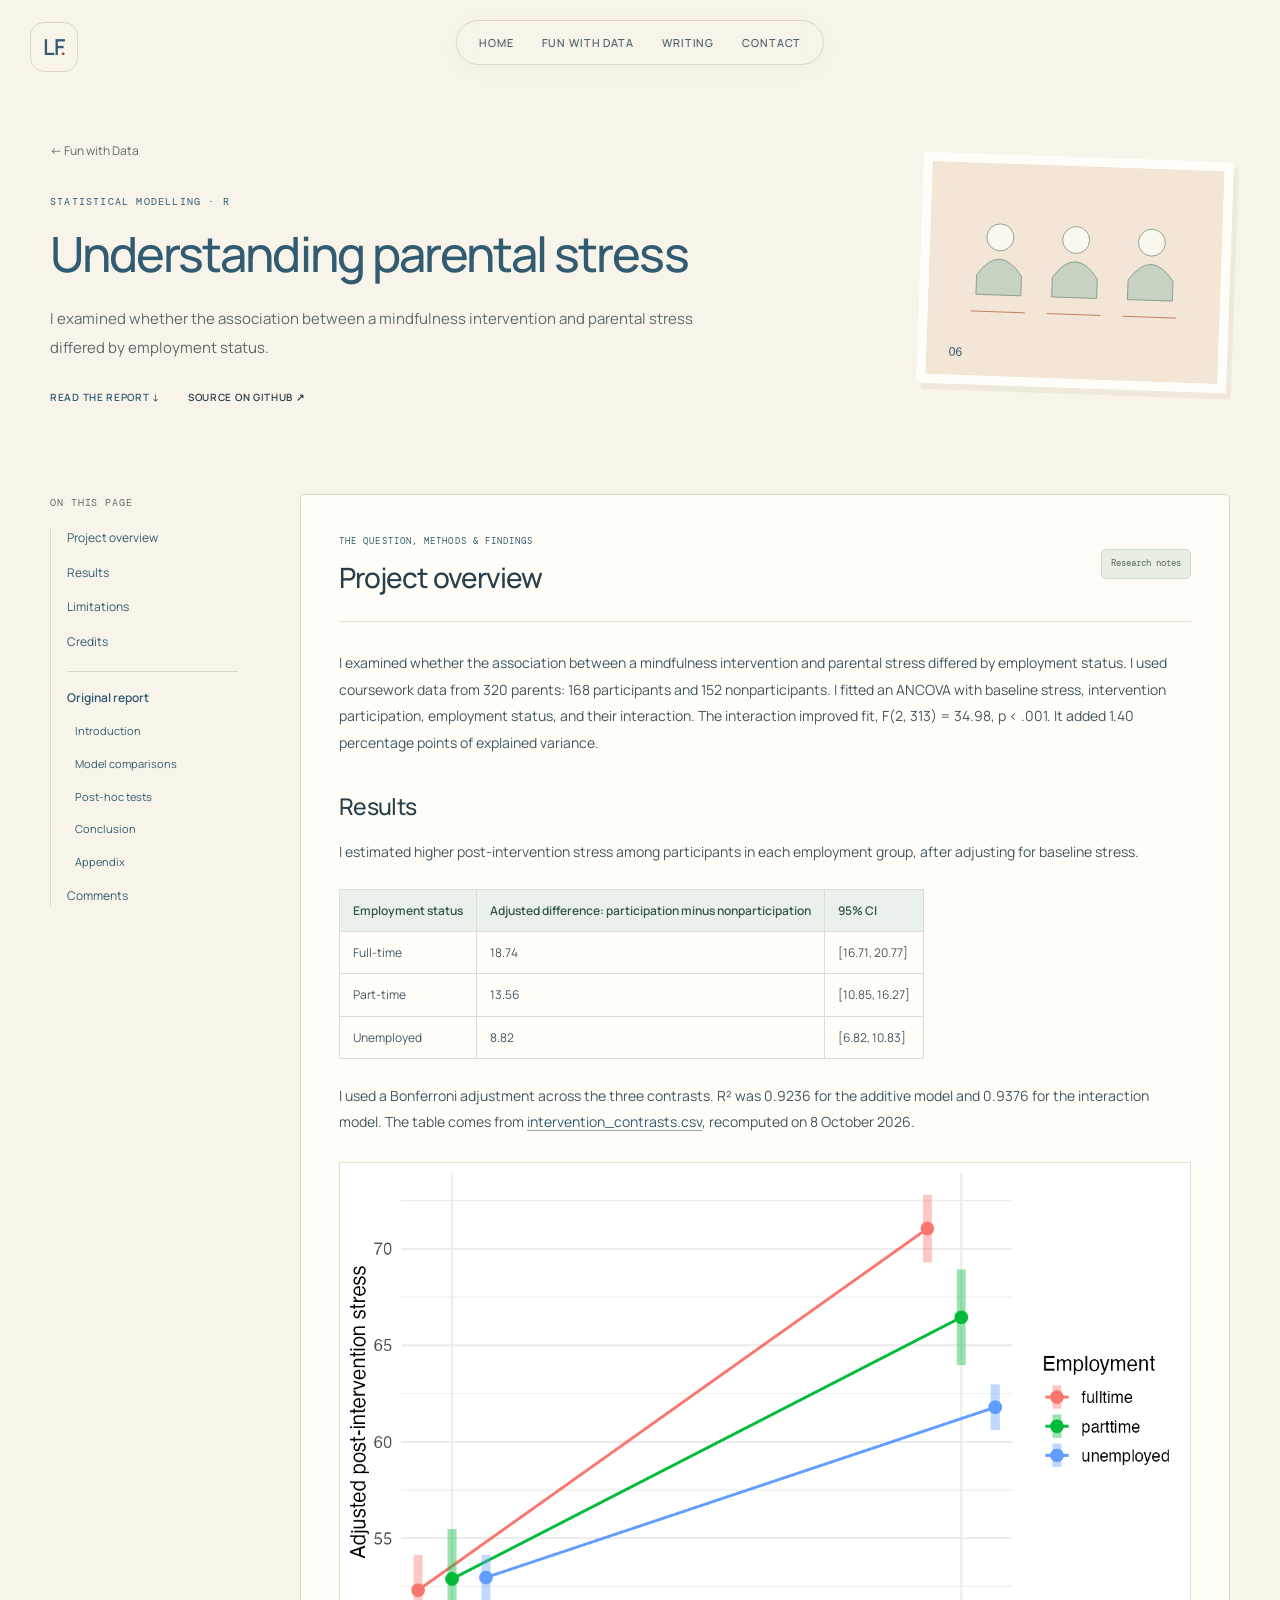
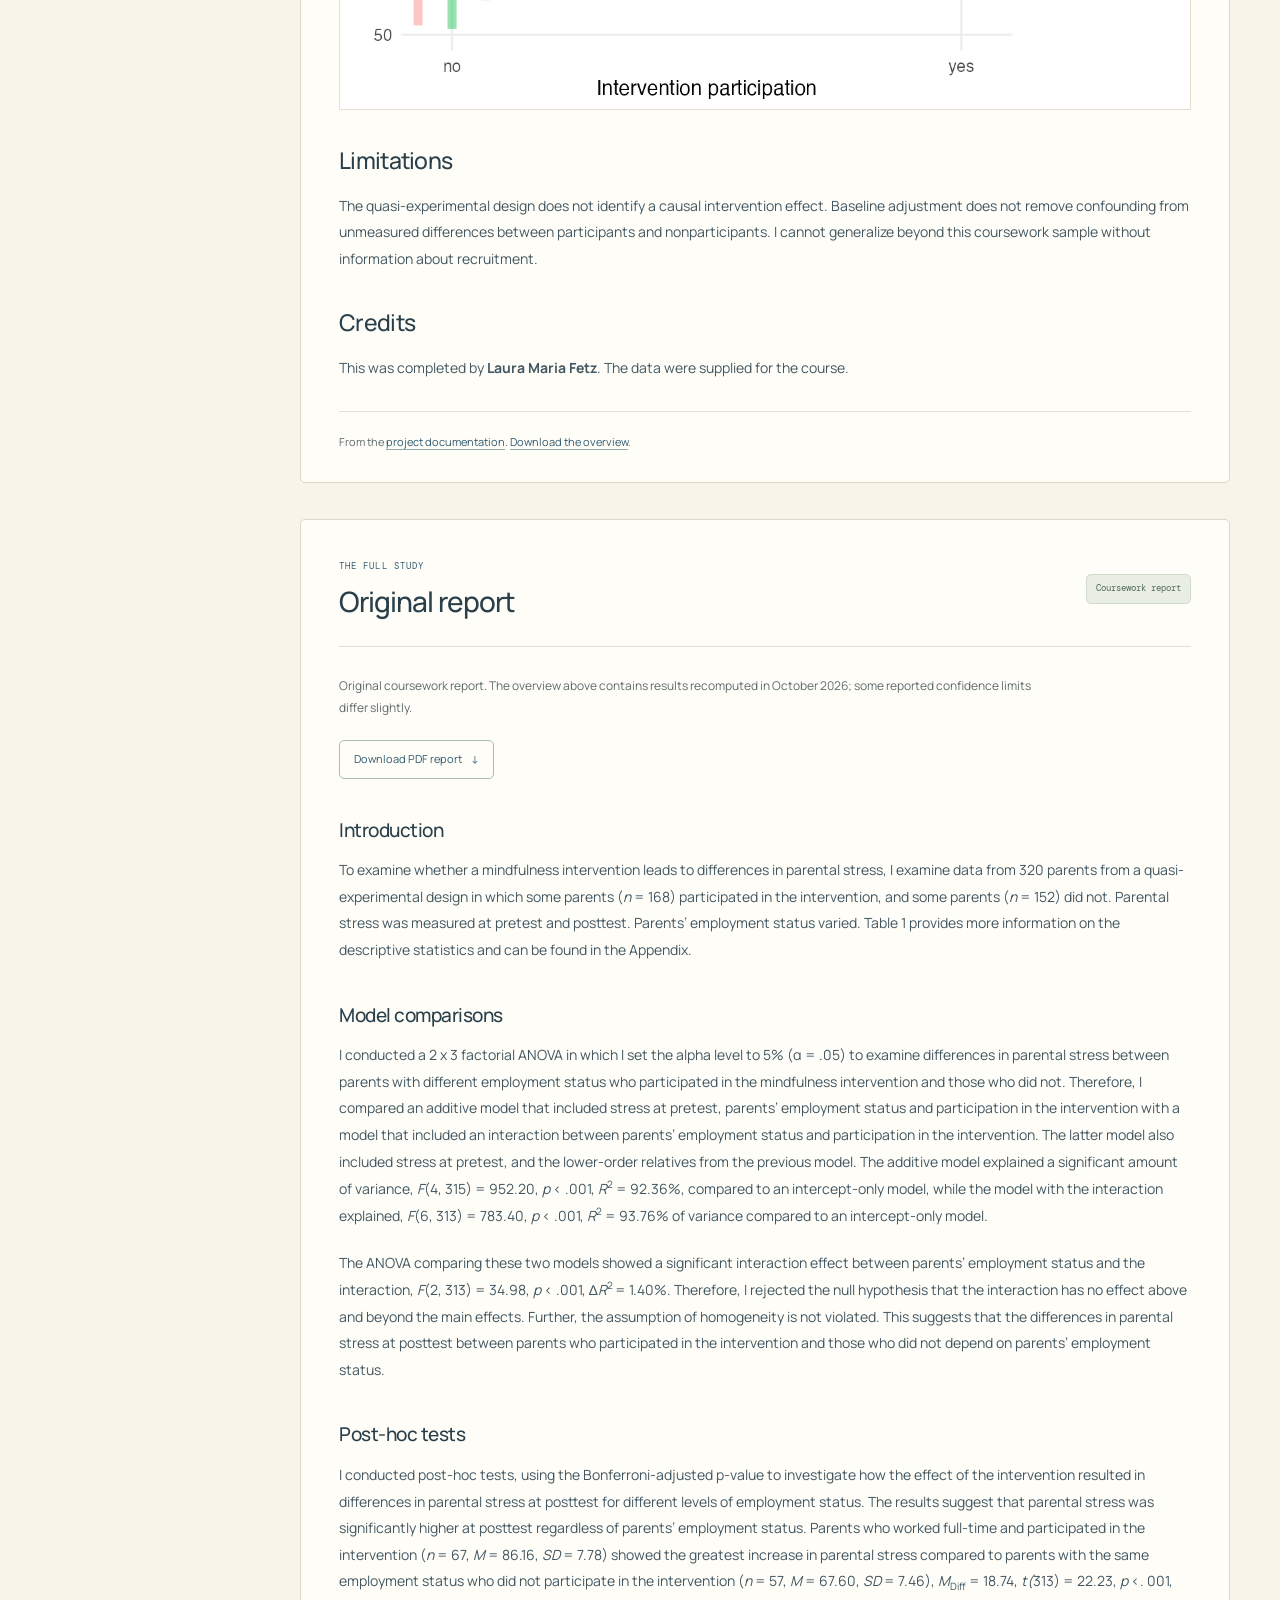
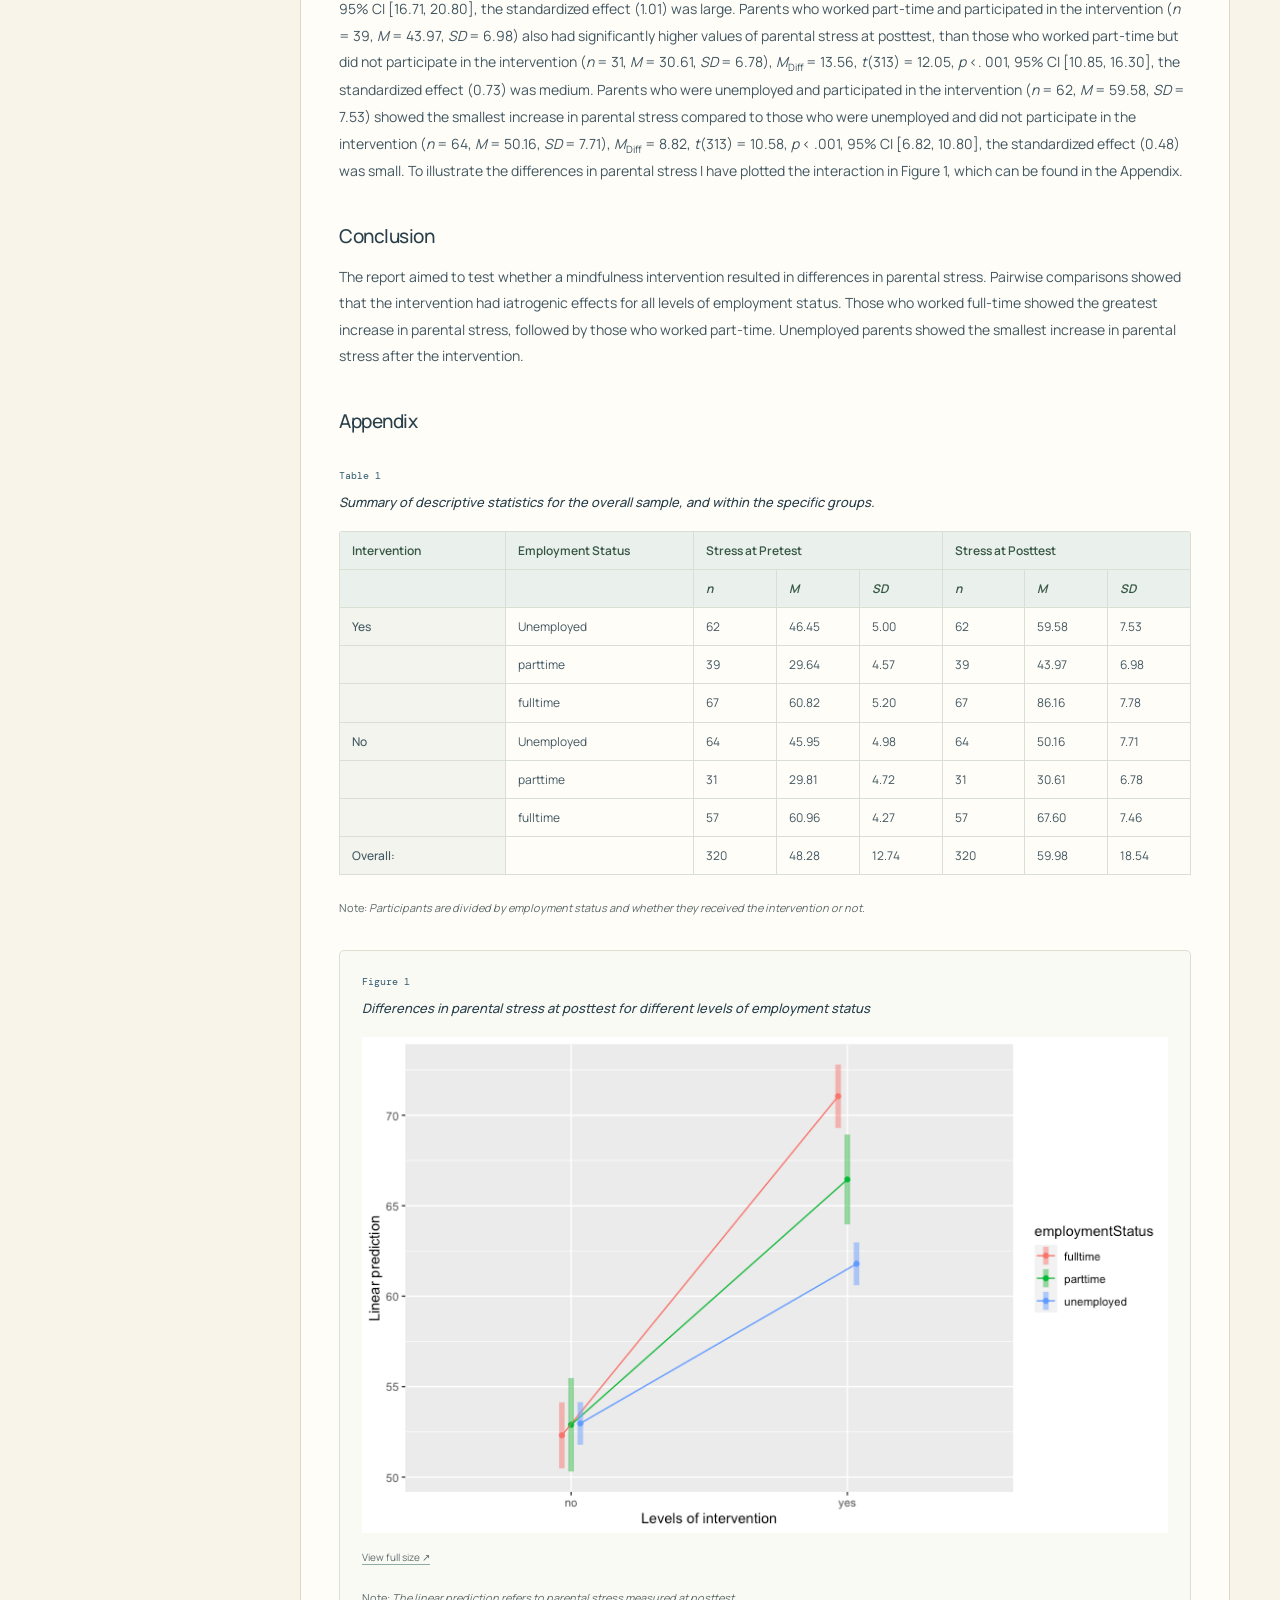
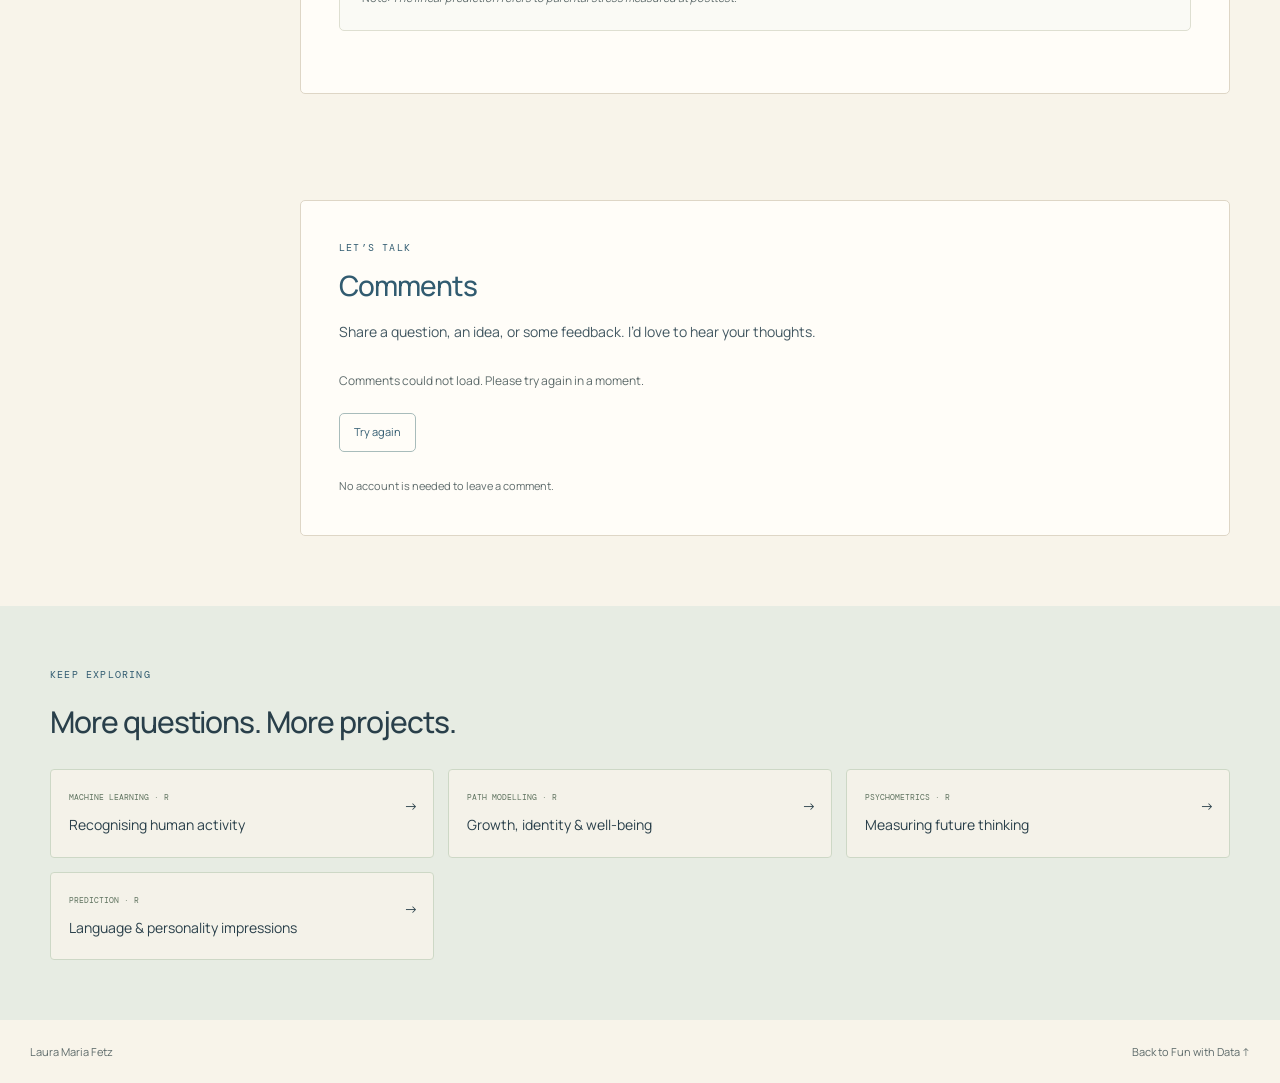
<file: projects/parental-stress/index.html>
<!DOCTYPE html>
<html lang="en"><head><meta charset="UTF-8"><meta name="viewport" content="width=device-width, initial-scale=1.0"><meta name="description" content="I examined whether the association between a mindfulness intervention and parental stress differed by employment status."><meta name="theme-color" content="#f8f4ea"><title>Understanding parental stress — Laura Maria Fetz</title><link rel="icon" href="../../favicon.svg" type="image/svg+xml"><link rel="preconnect" href="https://fonts.googleapis.com"><link rel="preconnect" href="https://fonts.gstatic.com" crossorigin><link href="https://fonts.googleapis.com/css2?family=Manrope:wght@400;500;600;700&amp;family=DM+Mono:wght@400;500&amp;display=swap" rel="stylesheet"><link rel="stylesheet" href="../../tooplate-ivory-style.css"><link rel="stylesheet" href="../../personal.css"><link rel="stylesheet" href="../../project.css"><link rel="stylesheet" href="https://www.htmlcommentbox.com/static/skins/bootstrap/twitter-bootstrap.css?v=0"><link rel="stylesheet" href="../../comments.css?v=guest-comments"></head>
<body class="project-page"><a class="skip-link" href="#main">Skip to content</a><a class="site-mark" href="../../index.html#home" aria-label="Laura Maria Fetz, home">LF<span>.</span></a><nav class="pill-nav" aria-label="Main navigation"><a href="../../index.html#home">Home</a><a href="../../index.html#projects" class="active" aria-current="location">Fun with Data</a><a href="../../index.html#writing">Writing</a><a href="../../index.html#contact">Contact</a></nav><button class="hamburger" aria-label="Open navigation" aria-expanded="false" aria-controls="mobile-navigation"><span></span><span></span><span></span></button><nav class="mobile-nav" id="mobile-navigation" aria-label="Mobile navigation" hidden><a href="../../index.html#home">Home</a><a href="../../index.html#projects" class="active" aria-current="location">Fun with Data</a><a href="../../index.html#writing">Writing</a><a href="../../index.html#contact">Contact</a></nav>
<main id="main"><header class="project-hero"><div class="project-heading"><a href="../../index.html#projects" class="project-back">← Fun with Data</a><p class="section-eyebrow">Statistical modelling · R</p><h1>Understanding parental stress</h1><p class="project-deck">I examined whether the association between a mindfulness intervention and parental stress differed by employment status.</p><div class="project-hero-actions"><a class="cta-link" href="#report">Read the report <span aria-hidden="true">↓</span></a><a class="cta-link cta-link--dark" href="https://github.com/laurafetz/Stress-Intervention-ANOVA" target="_blank" rel="noopener noreferrer">Source on GitHub <span aria-hidden="true">↗</span></a></div></div><img class="project-cover" src="../../images/project-06.svg" alt="" width="520" height="380"></header>
<div class="project-reading-layout"><aside class="project-contents" aria-label="On this page"><p>On this page</p><nav><a href="#overview">Project overview</a><a href="#overview-results">Results</a><a href="#overview-limitations">Limitations</a><a href="#overview-credits">Credits</a><a class="toc-report" href="#report">Original report</a><a class="toc-report-section" href="#report-introduction">Introduction</a><a class="toc-report-section" href="#report-model-comparisons">Model comparisons</a><a class="toc-report-section" href="#report-post-hoc-tests">Post-hoc tests</a><a class="toc-report-section" href="#report-conclusion">Conclusion</a><a class="toc-report-section" href="#report-appendix">Appendix</a><a href="#comments">Comments</a></nav></aside><article class="project-document"><section class="project-reader-section" id="overview"><div class="reader-section-heading"><div><p class="section-eyebrow">The question, methods &amp; findings</p><h2>Project overview</h2></div><span class="reader-badge">Research notes</span></div><div class="project-prose"><p>I examined whether the association between a mindfulness intervention and parental stress differed by employment status. I used coursework data from 320 parents: 168 participants and 152 nonparticipants. I fitted an ANCOVA with baseline stress, intervention participation, employment status, and their interaction. The interaction improved fit, F(2, 313) = 34.98, p &lt; .001. It added 1.40 percentage points of explained variance.</p>
<h2 id="overview-results">Results</h2>
<p>I estimated higher post-intervention stress among participants in each employment group, after adjusting for baseline stress.</p>
<table>
<thead>
<tr>
<th>Employment status</th>
<th>Adjusted difference: participation minus nonparticipation</th>
<th>95% CI</th>
</tr>
</thead>
<tbody><tr>
<td>Full-time</td>
<td>18.74</td>
<td>[16.71, 20.77]</td>
</tr>
<tr>
<td>Part-time</td>
<td>13.56</td>
<td>[10.85, 16.27]</td>
</tr>
<tr>
<td>Unemployed</td>
<td>8.82</td>
<td>[6.82, 10.83]</td>
</tr>
</tbody></table>
<p>I used a Bonferroni adjustment across the three contrasts. R² was 0.9236 for the additive model and 0.9376 for the interaction model. The table comes from <a href="https://github.com/laurafetz/Stress-Intervention-ANOVA/blob/main/results/intervention_contrasts.csv" target="_blank" rel="noopener noreferrer">intervention_contrasts.csv</a>, recomputed on 8 October 2026.</p>
<p><img src="assets/interaction.png" alt="Adjusted stress by participation and employment status" loading="lazy"></p>
<h2 id="overview-limitations">Limitations</h2>
<p>The quasi-experimental design does not identify a causal intervention effect. Baseline adjustment does not remove confounding from unmeasured differences between participants and nonparticipants. I cannot generalize beyond this coursework sample without information about recruitment.</p>
<h2 id="overview-credits">Credits</h2>
<p>This was completed by <strong>Laura Maria Fetz</strong>. The data were supplied for the course.</p>
</div><p class="source-note">From the <a href="https://github.com/laurafetz/Stress-Intervention-ANOVA/blob/main/README.md" target="_blank" rel="noopener noreferrer">project documentation</a>. <a href="downloads/project-overview.md" download>Download the overview</a>.</p></section><section class="project-reader-section" id="report"><div class="reader-section-heading"><div><p class="section-eyebrow">The full study</p><h2>Original report</h2></div><span class="reader-badge">Coursework report</span></div><p class="reader-note">Original coursework report. The overview above contains results recomputed in October 2026; some reported confidence limits differ slightly.</p><div class="report-toolbar"><a class="reader-button reader-button-secondary" href="downloads/report.pdf" download>Download PDF report <span aria-hidden="true">↓</span></a></div><div class="project-prose report-prose"><h3 id="report-introduction">Introduction</h3><p>To examine whether a mindfulness intervention leads to differences in parental stress, I examine data from 320 parents from a quasi-experimental design in which some parents (<em>n</em> = 168) participated in the intervention, and some parents (<em>n </em>= 152) did not. Parental stress was measured at pretest and posttest. Parents’ employment status varied. Table 1 provides more information on the descriptive statistics and can be found in the Appendix.</p><h3 id="report-model-comparisons">Model comparisons</h3><p>I conducted a 2 x 3 factorial ANOVA in which I set the alpha level to 5% (α = .05) to examine differences in parental stress between parents with different employment status who participated in the mindfulness intervention and those who did not. Therefore, I compared an additive model that included stress at pretest, parents’ employment status and participation in the intervention with a model that included an interaction between parents’ employment status and participation in the intervention. The latter model also included stress at pretest, and the lower-order relatives from the previous model. The additive model explained a significant amount of variance, <em>F</em>(4, 315) = 952.20, <em>p</em> &lt; .001, <em>R</em><sup>2</sup> = 92.36%, compared to an intercept-only model, while the model with the interaction explained, <em>F</em>(6, 313) = 783.40, <em>p</em> &lt; .001, <em>R</em><sup>2</sup> = 93.76% of variance compared to an intercept-only model.</p><p>The ANOVA comparing these two models showed a significant interaction effect between parents’ employment status and the interaction, <em>F</em>(2, 313) = 34.98, <em>p</em> &lt; .001, ∆<em>R</em><sup>2 </sup>= 1.40%. Therefore, I rejected the null hypothesis that the interaction has no effect above and beyond the main effects. Further, the assumption of homogeneity is not violated. This suggests that the differences in parental stress at posttest between parents who participated in the intervention and those who did not depend on parents’ employment status.</p><h3 id="report-post-hoc-tests">Post-hoc tests</h3><p>I conducted post-hoc tests, using the Bonferroni-adjusted p-value to investigate how the effect of the intervention resulted in differences in parental stress at posttest for different levels of employment status. The results suggest that parental stress was significantly higher at posttest regardless of parents’ employment status.  Parents who worked full-time and participated in the intervention (<em>n</em> = 67, <em>M</em> = 86.16, <em>SD</em> = 7.78) showed the greatest increase in parental stress compared to parents with the same employment status who did not participate in the intervention (<em>n</em> = 57, <em>M</em> = 67.60, <em>SD</em> = 7.46),  <em>M</em><sub>Diff</sub> = 18.74, <em>t(</em>313) = 22.23, <em>p</em> &lt;. 001, 95% CI [16.71, 20.80], the standardized effect (1.01) was large. Parents who worked part-time and participated in the intervention (<em>n</em> = 39, <em>M</em> = 43.97, <em>SD</em> = 6.98) also had significantly higher values of parental stress at posttest, than those who worked part-time but did not participate in the intervention (<em>n</em> = 31, <em>M</em> = 30.61, <em>SD</em> = 6.78), <em>M</em><sub>Diff</sub><sub> </sub> =  13.56, <em>t</em>(313) = 12.05, <em>p</em> &lt;. 001, 95% CI [10.85, 16.30], the standardized effect (0.73) was medium. Parents who were unemployed and participated in the intervention (<em>n</em> = 62, <em>M</em> = 59.58, <em>SD</em> = 7.53) showed the smallest increase in parental stress compared to those who were unemployed and did not participate in the intervention (<em>n</em> = 64, <em>M</em> = 50.16, <em>SD</em> = 7.71), <em>M</em><sub>Diff</sub> = 8.82, <em>t</em>(313) = 10.58, <em>p</em> &lt; .001, 95% CI [6.82, 10.80], the standardized effect (0.48) was small. To illustrate the differences in parental stress I have plotted the interaction in Figure 1, which can be found in the Appendix.</p><h3 id="report-conclusion">Conclusion</h3><p>The report aimed to test whether a mindfulness intervention resulted in differences in parental stress. Pairwise comparisons showed that the intervention had iatrogenic effects for all levels of employment status. Those who worked full-time showed the greatest increase in parental stress, followed by those who worked part-time. Unemployed parents showed the smallest increase in parental stress after the intervention.</p><h3 id="report-appendix">Appendix</h3><div class="report-table-caption" id="report-table-1-title"><span>Table 1</span><em>Summary of descriptive statistics for the overall sample, and within the specific groups.</em></div><div class="report-table" tabindex="0" role="region" aria-label="Table 1: Summary of descriptive statistics for the overall sample, and within the specific groups." id="report-table-1"><table aria-labelledby="report-table-1-title"><thead><tr><th scope="col"><p>Intervention</p></th><th scope="col"><p>Employment Status</p></th><th scope="colgroup" colspan="3"><p>Stress at Pretest</p></th><th scope="colgroup" colspan="3"><p>Stress at Posttest</p></th></tr><tr><th scope="col"></th><th scope="col"></th><th scope="col"><p><em>n</em></p></th><th scope="col"><p><em>M</em></p></th><th scope="col"><p><em>SD</em></p></th><th scope="col"><p><em>n</em></p></th><th scope="col"><p><em>M</em></p></th><th scope="col"><p><em>SD</em></p></th></tr></thead><tbody><tr><th scope="row"><p>Yes</p></th><td><p>Unemployed</p></td><td><p>62</p></td><td><p>46.45</p></td><td><p>5.00</p></td><td><p>62</p></td><td><p>59.58</p></td><td><p>7.53</p></td></tr><tr><th scope="row"></th><td><p>parttime</p></td><td><p>39</p></td><td><p>29.64</p></td><td><p>4.57</p></td><td><p>39</p></td><td><p>43.97</p></td><td><p>6.98</p></td></tr><tr><th scope="row"></th><td><p>fulltime</p></td><td><p>67</p></td><td><p>60.82</p></td><td><p>5.20</p></td><td><p>67</p></td><td><p>86.16</p></td><td><p>7.78</p></td></tr><tr><th scope="row"><p>No</p></th><td><p>Unemployed</p></td><td><p>64</p></td><td><p>45.95</p></td><td><p>4.98</p></td><td><p>64</p></td><td><p>50.16</p></td><td><p>7.71</p></td></tr><tr><th scope="row"></th><td><p>parttime</p></td><td><p>31</p></td><td><p>29.81</p></td><td><p>4.72</p></td><td><p>31</p></td><td><p>30.61</p></td><td><p>6.78</p></td></tr><tr><th scope="row"></th><td><p>fulltime</p></td><td><p>57</p></td><td><p>60.96</p></td><td><p>4.27</p></td><td><p>57</p></td><td><p>67.60</p></td><td><p>7.46</p></td></tr><tr><th scope="row"><p>Overall:</p></th><td></td><td><p>320</p></td><td><p>48.28</p></td><td><p>12.74</p></td><td><p>320</p></td><td><p>59.98</p></td><td><p>18.54</p></td></tr></tbody></table></div><p class="report-table-hint">Scroll the table to see all columns.</p><p class="report-note">Note: <em>Participants are divided by employment status and whether they received the intervention or not. </em></p><figure class="report-figure" id="report-figure-1"><figcaption><span>Figure 1</span><em>Differences in parental stress at posttest for different levels of employment status</em></figcaption><div class="report-figure-panels"><div class="report-figure-panel"><a href="assets/report-image1.png" target="_blank" rel="noopener noreferrer" aria-label="Open Figure 1: Differences in parental stress at posttest for different levels of employment status at full size"><img src="assets/report-image1.png" alt="Figure 1: Differences in parental stress at posttest for different levels of employment status" loading="lazy"></a><a class="report-image-open" href="assets/report-image1.png" target="_blank" rel="noopener noreferrer">View full size <span aria-hidden="true">↗</span></a></div></div><p class="report-note">Note: <em>The linear prediction refers to parental stress measured at posttest.</em></p></figure></div></section></article></div>
<section class="comments-section" id="comments" aria-labelledby="comments-title"><div class="comments-panel"><p class="section-eyebrow">Let’s talk</p><h2 id="comments-title">Comments</h2><p class="comments-intro">Share a question, an idea, or some feedback. I’d love to hear your thoughts.</p><p class="comments-status" role="status" hidden></p><div class="comment-thread" id="HCB_comment_box"></div><button class="reader-button reader-button-secondary comments-retry" type="button" hidden>Try again</button><p class="comments-credit">No account is needed to leave a comment.</p><noscript><p class="comments-status">Please enable JavaScript to read and post comments.</p></noscript></div></section>
<section class="other-projects" aria-labelledby="more-title"><p class="section-eyebrow">Keep exploring</p><h2 id="more-title">More questions. More projects.</h2><div><a href="../human-activity-recognition/"><span>Machine learning · R</span>Recognising human activity <b aria-hidden="true">→</b></a><a href="../growth-identity-wellbeing/"><span>Path modelling · R</span>Growth, identity &amp; well-being <b aria-hidden="true">→</b></a><a href="../future-thinking/"><span>Psychometrics · R</span>Measuring future thinking <b aria-hidden="true">→</b></a><a href="../personality-impressions/"><span>Prediction · R</span>Language &amp; personality impressions <b aria-hidden="true">→</b></a></div></section></main><footer class="project-footer"><a href="../../index.html#home">Laura Maria Fetz</a><a href="../../index.html#projects">Back to Fun with Data ↑</a></footer><script src="../../personal.js?v=seven-chapters" defer></script><script src="../../project.js" defer></script><script src="../../comments.js?v=guest-comments-3" defer></script></body></html>
</file>
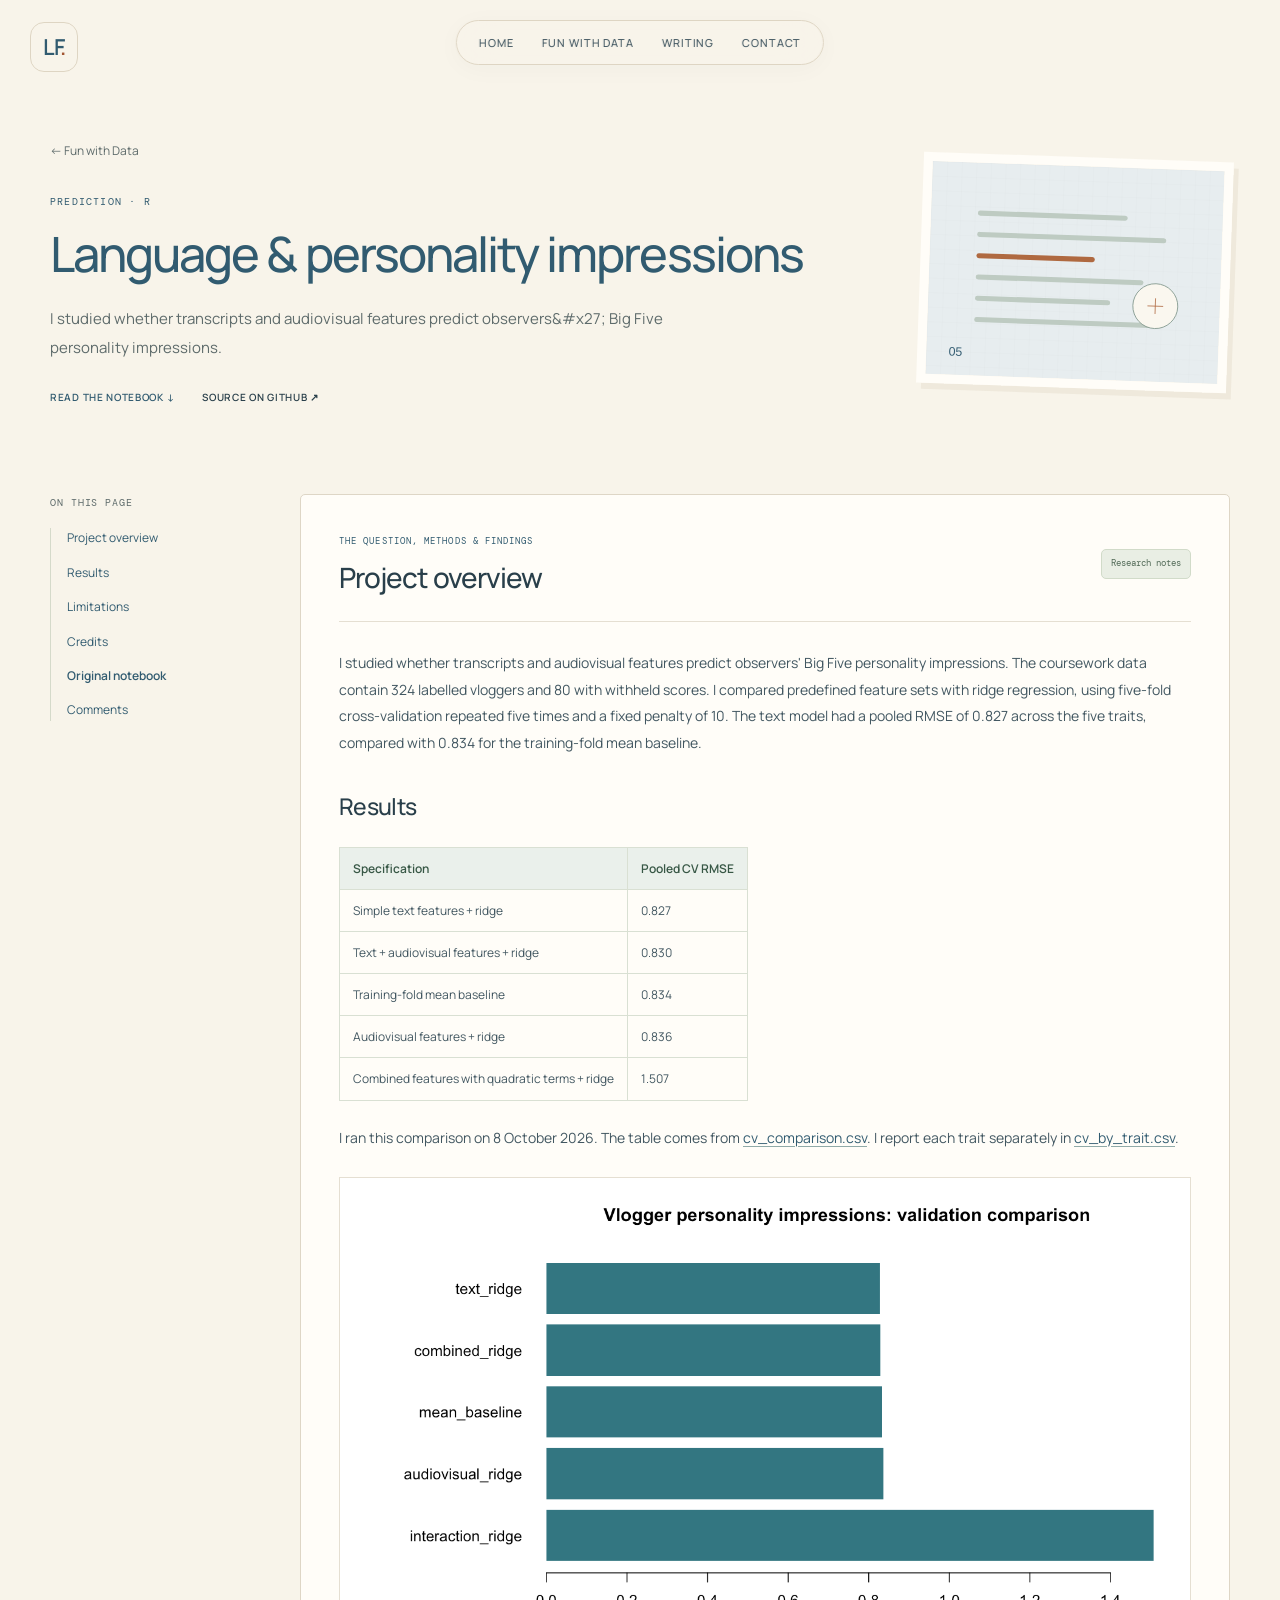
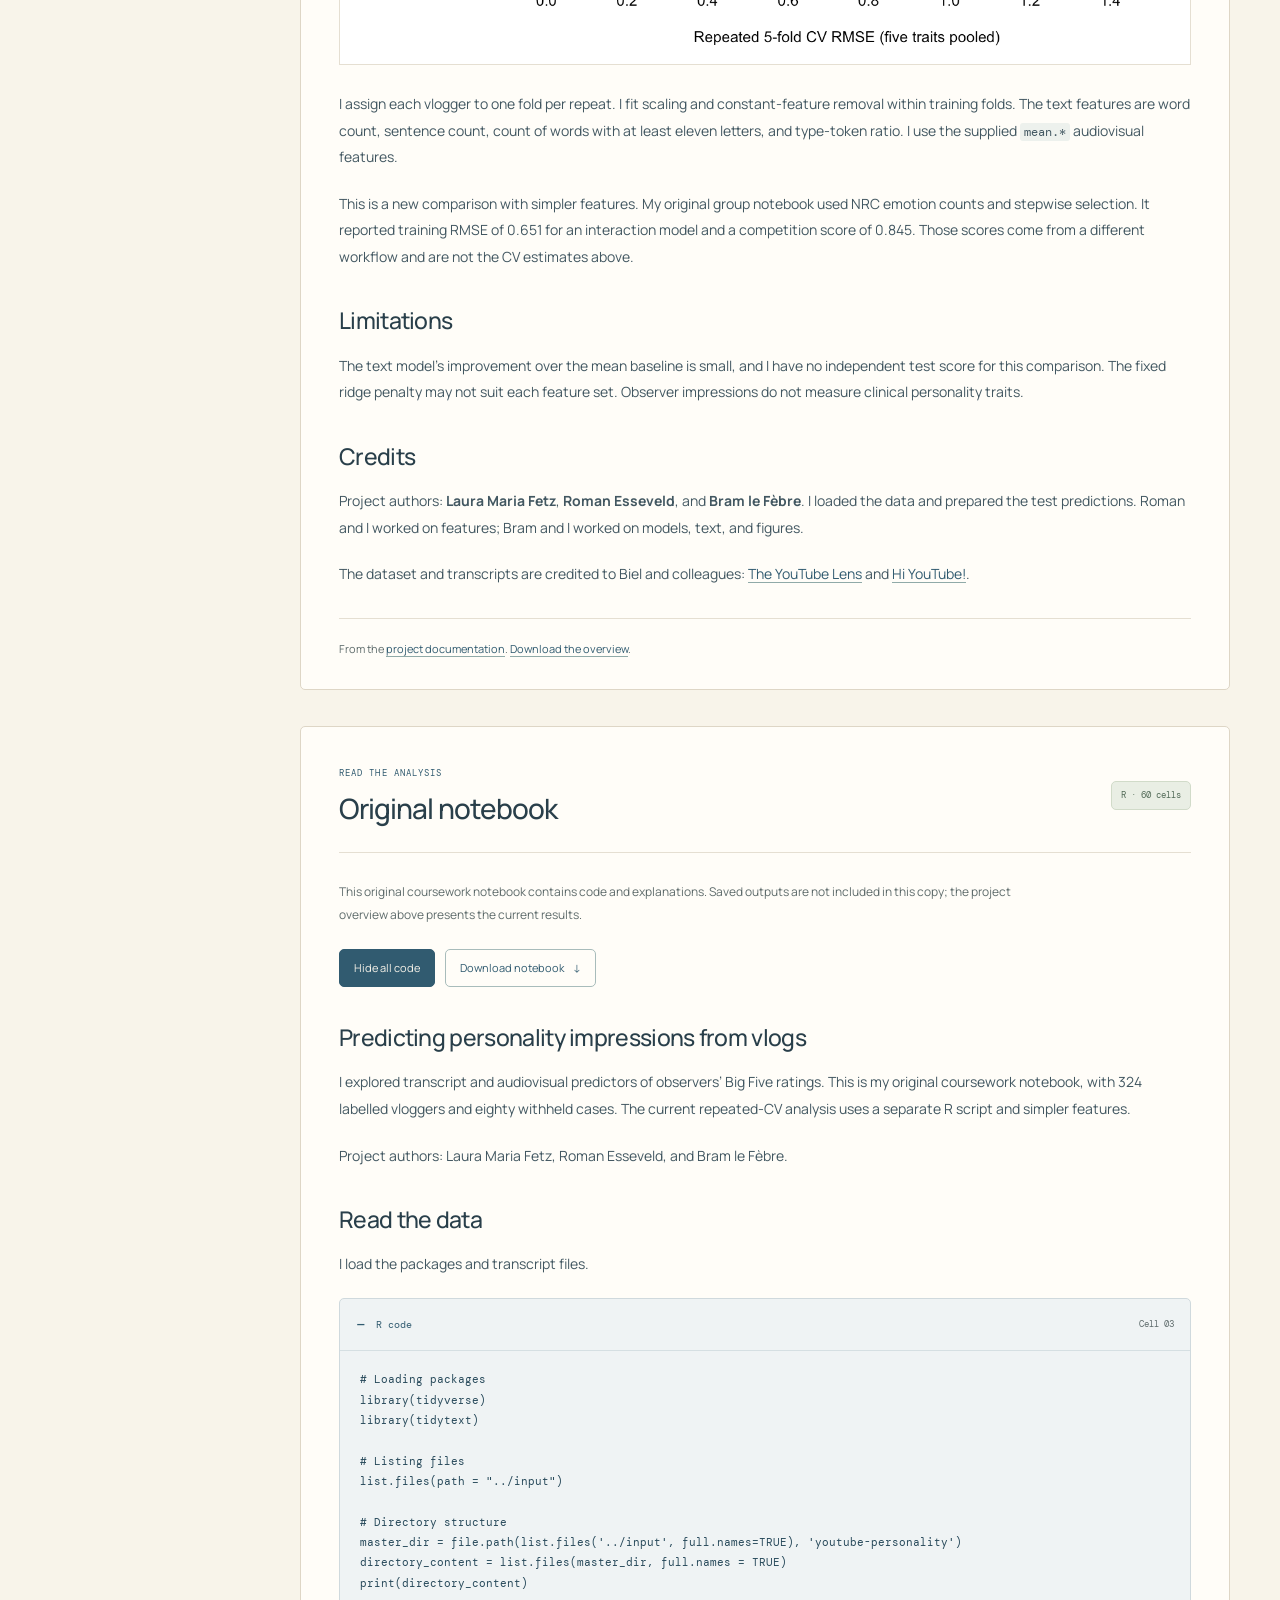
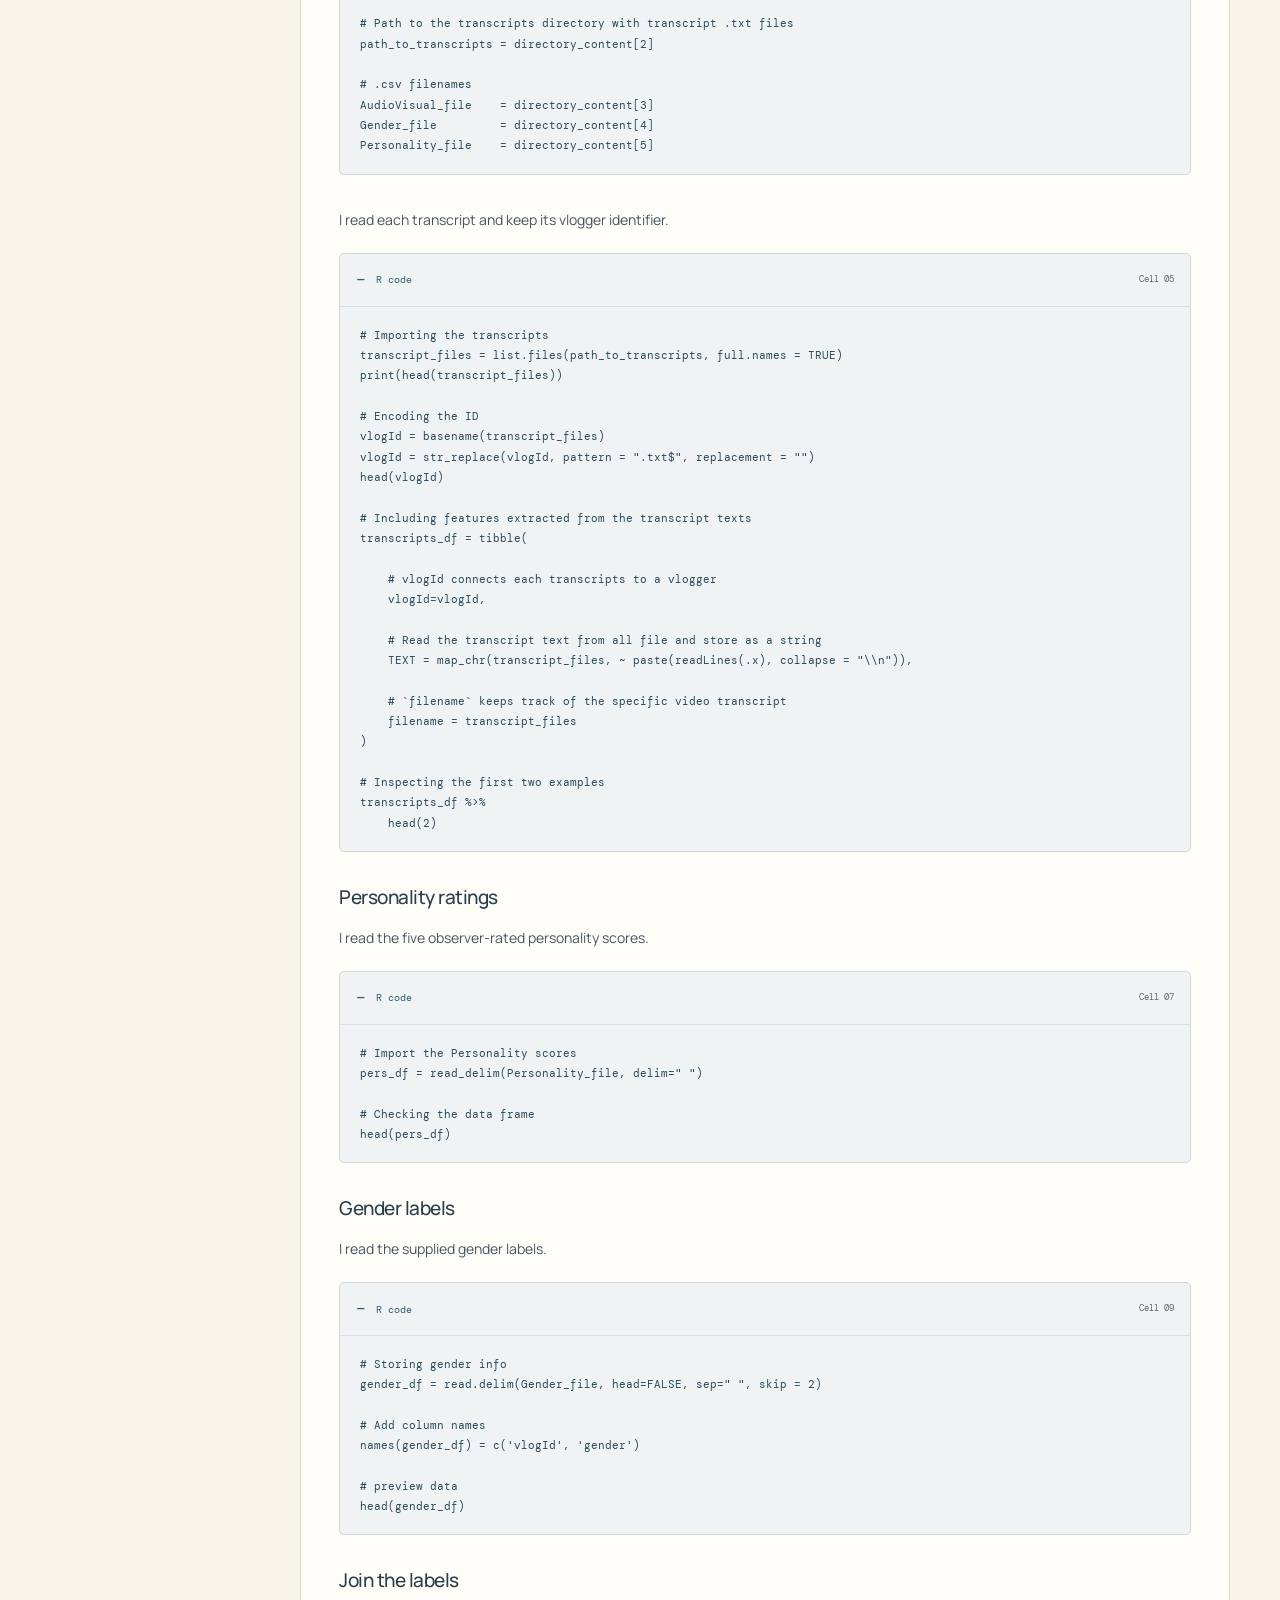
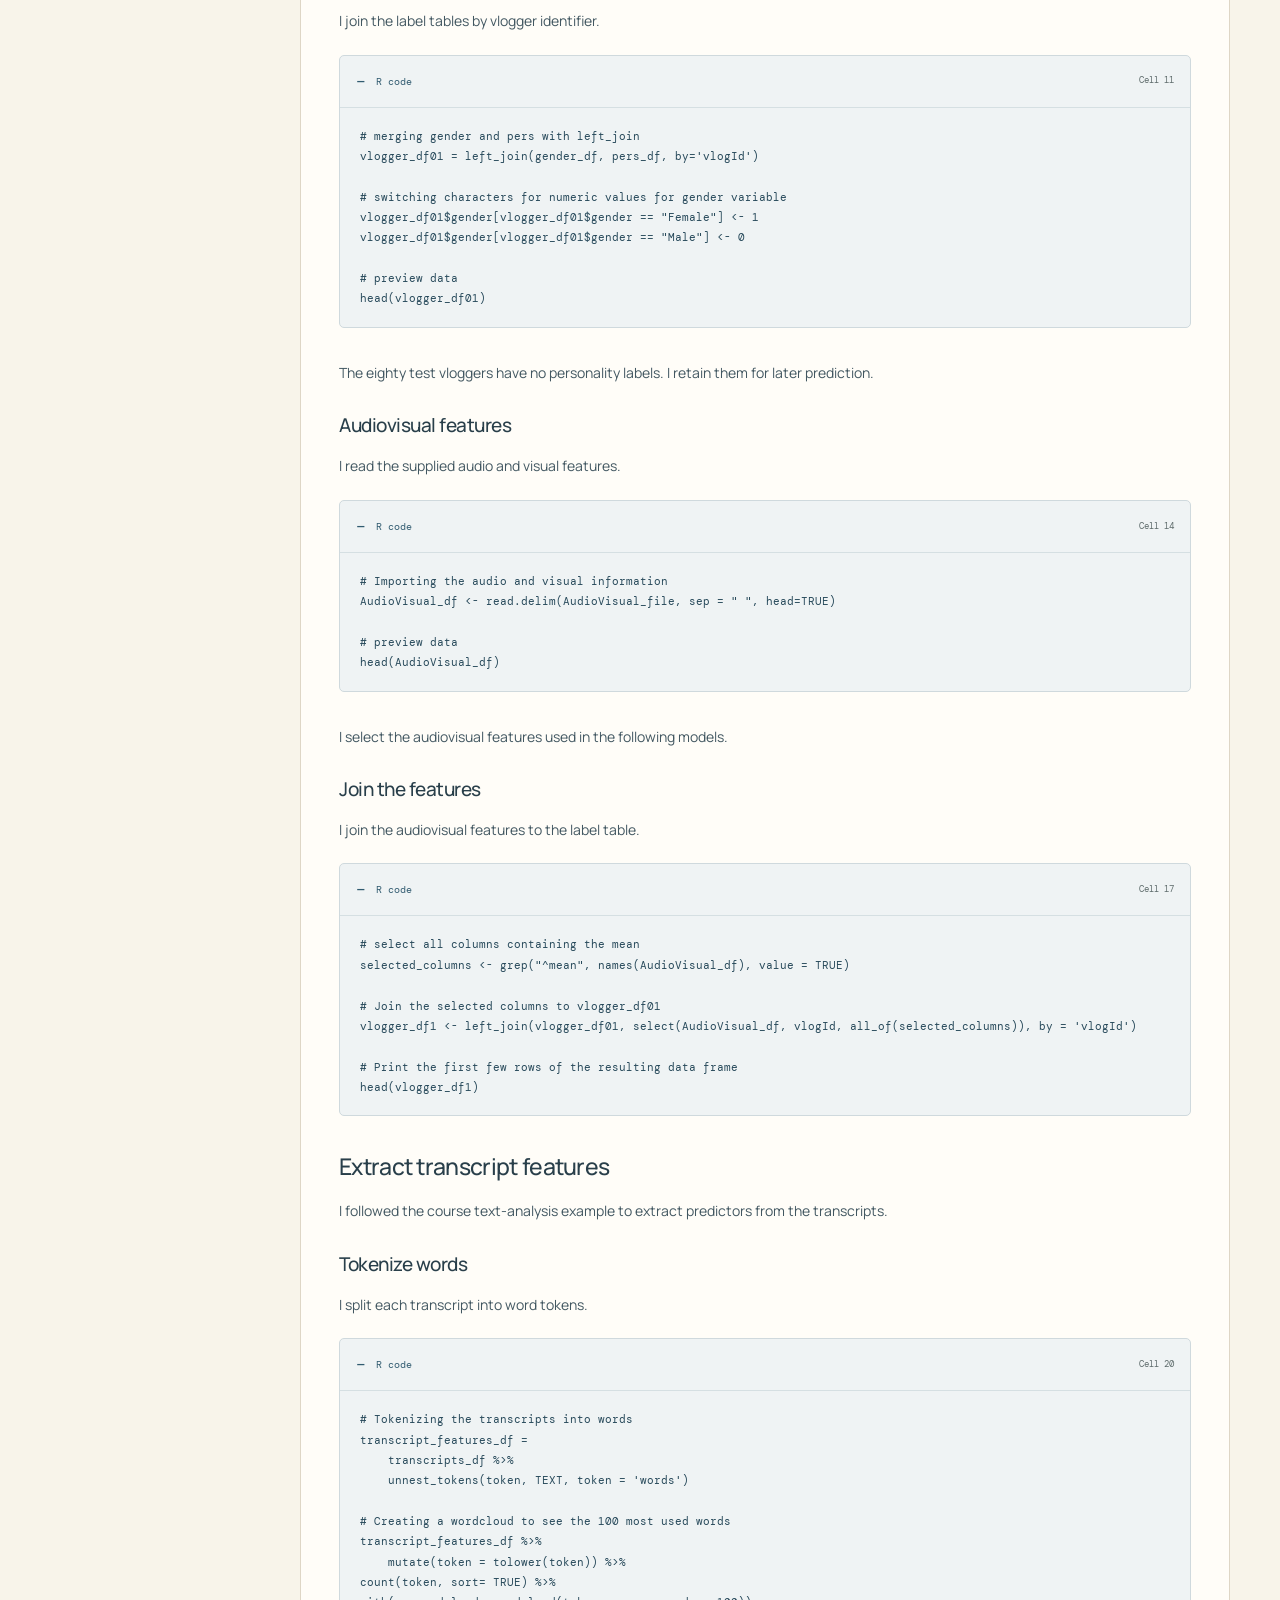
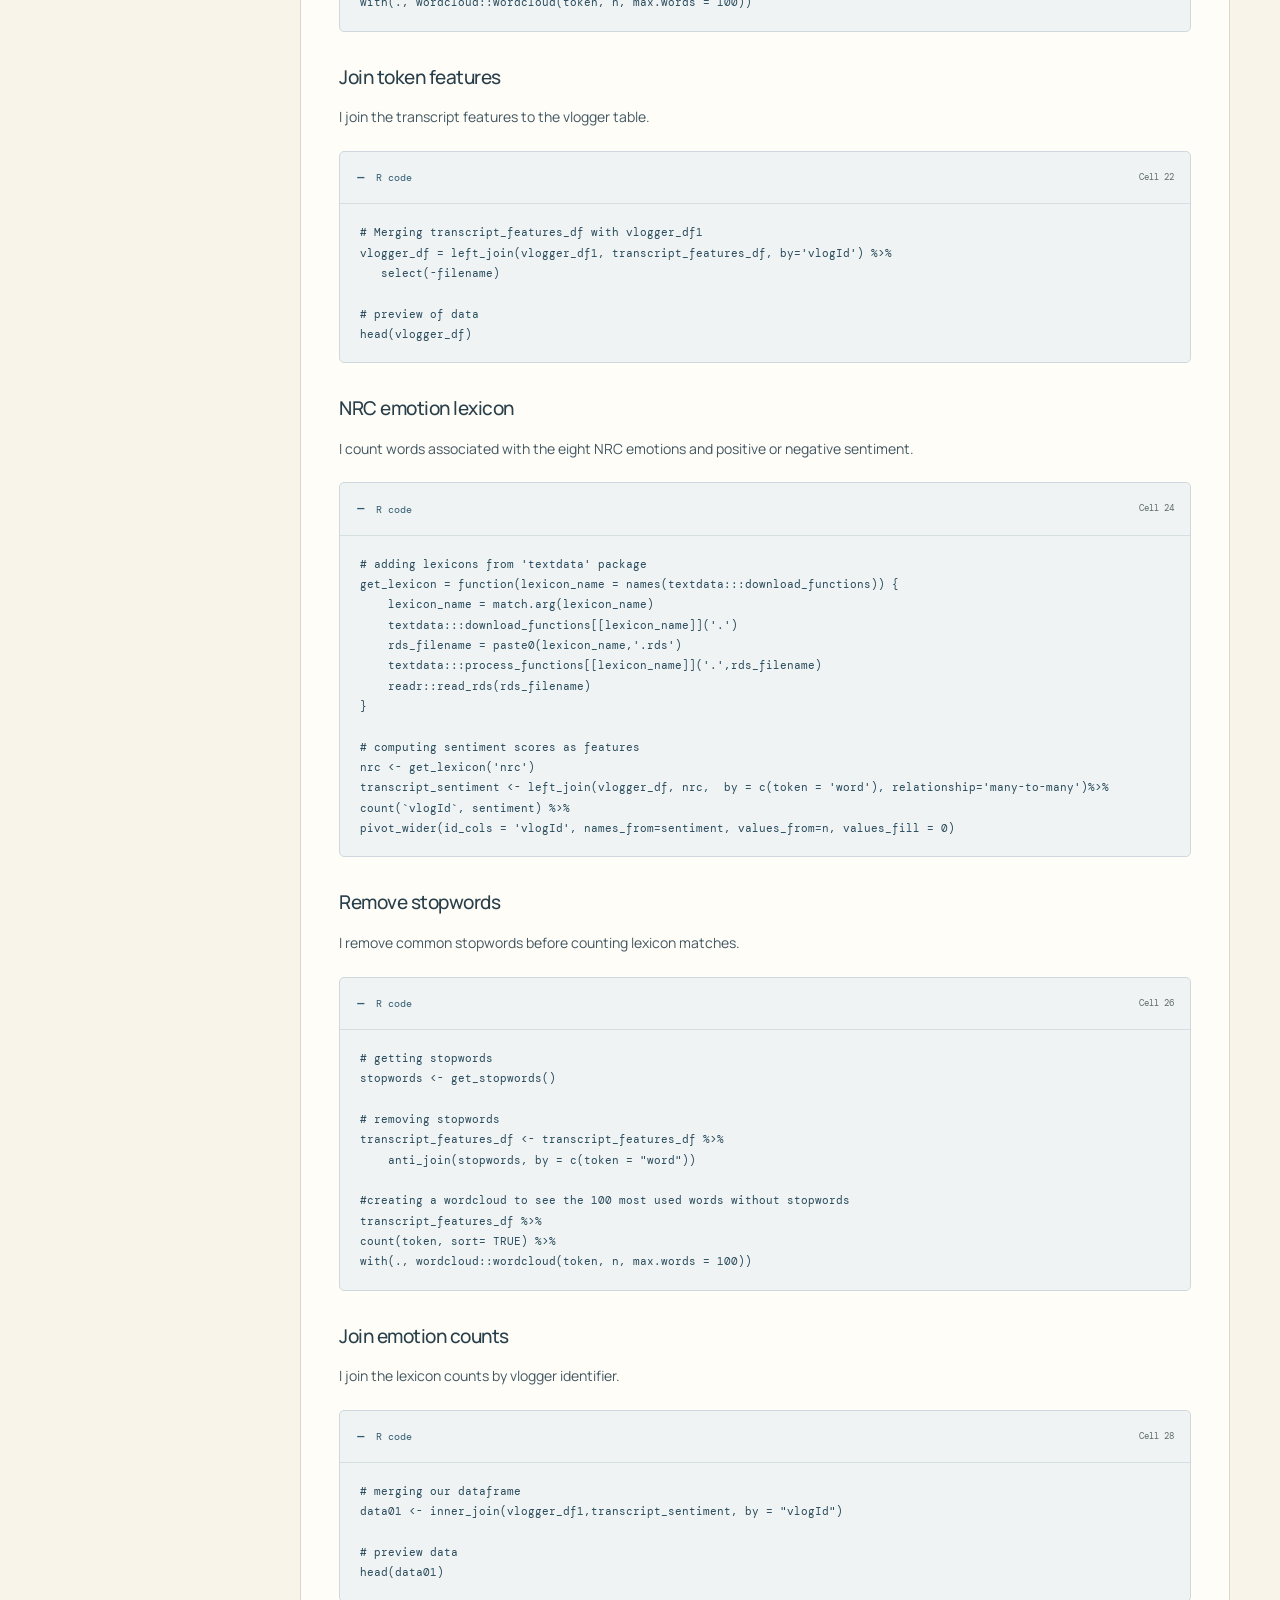
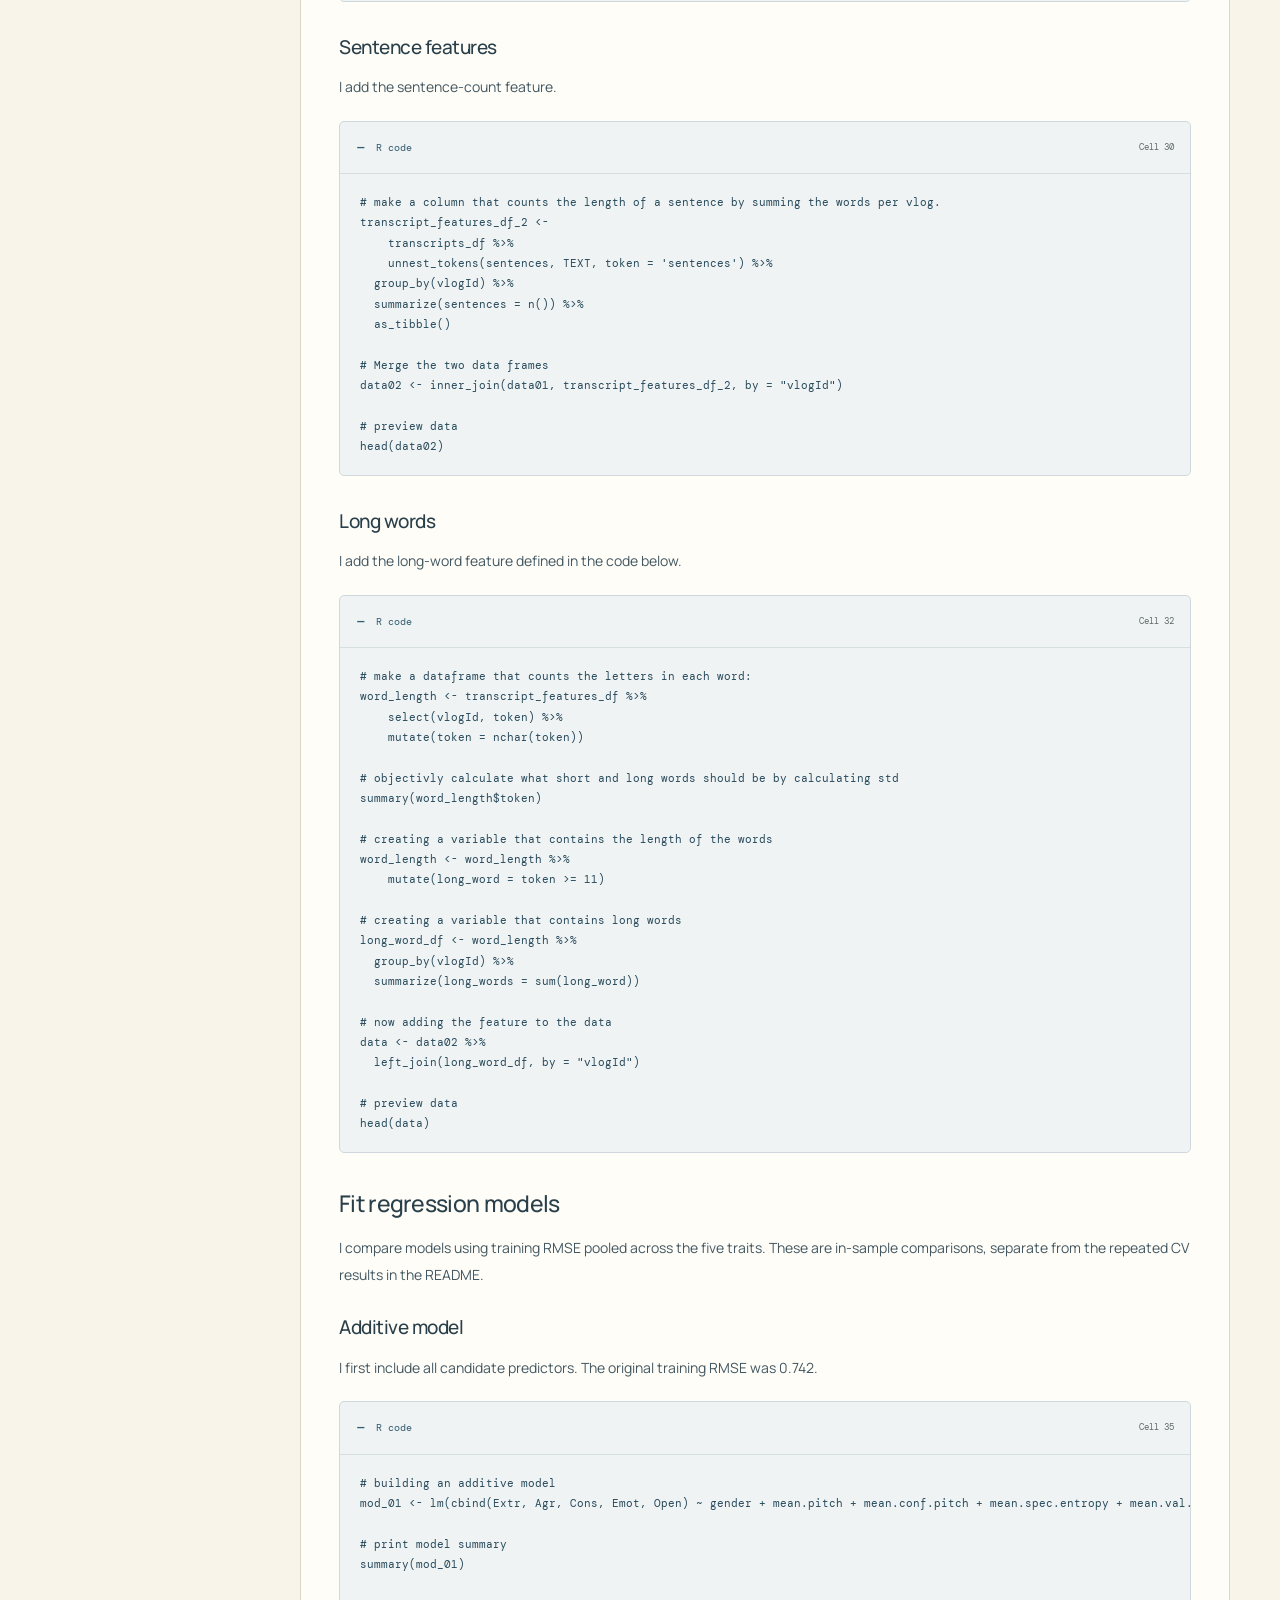
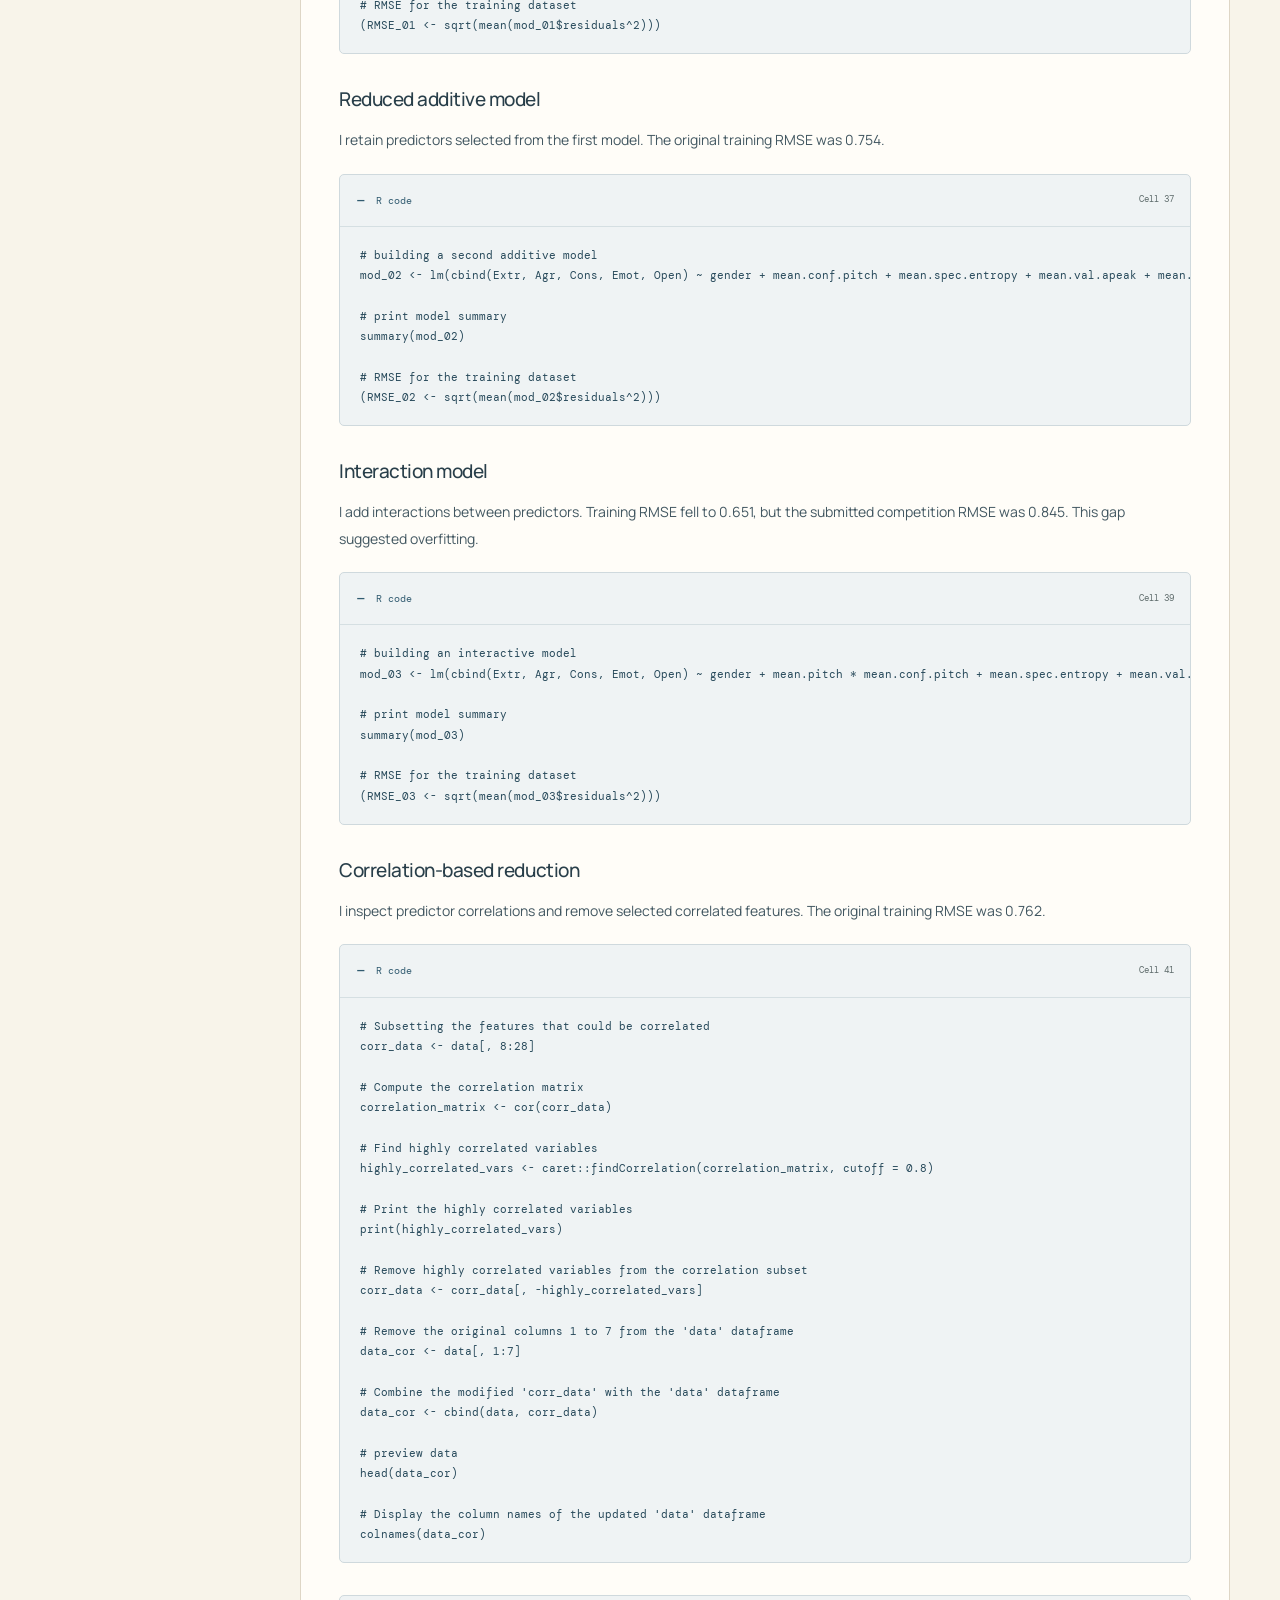
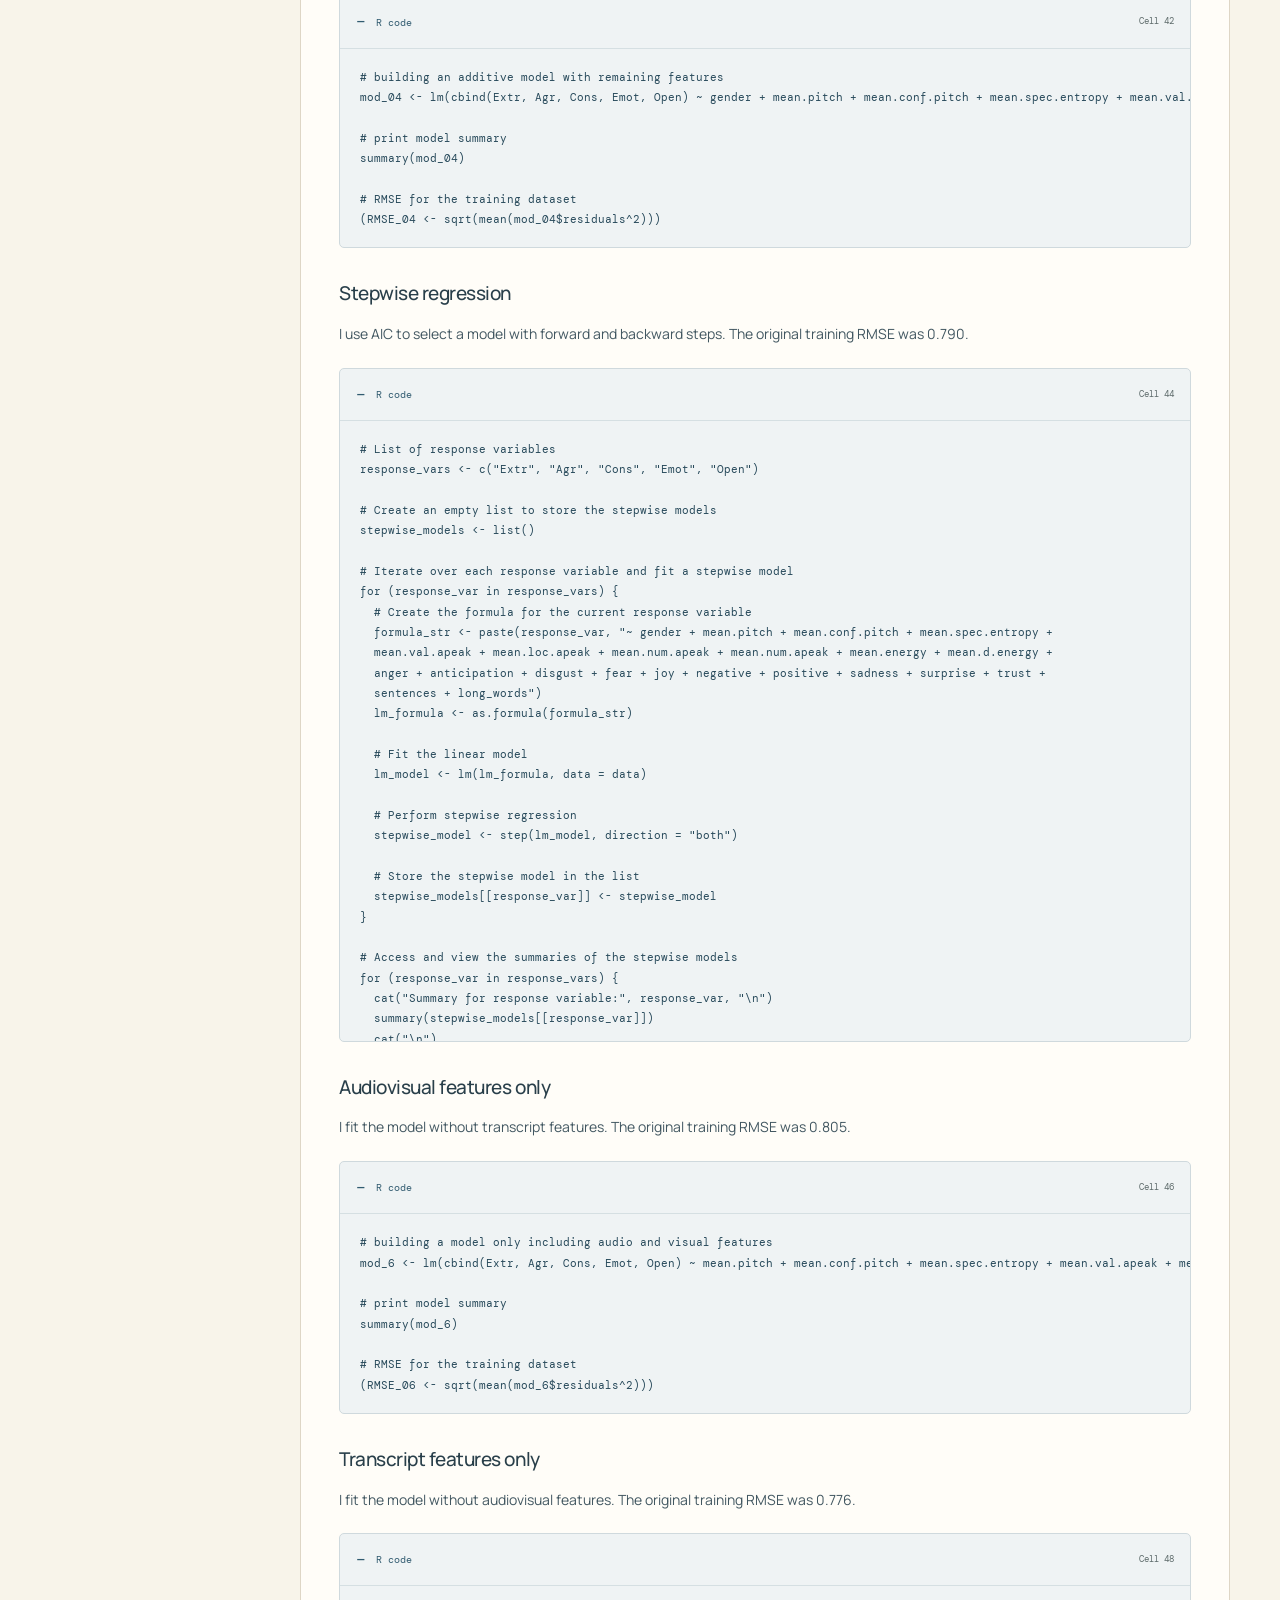
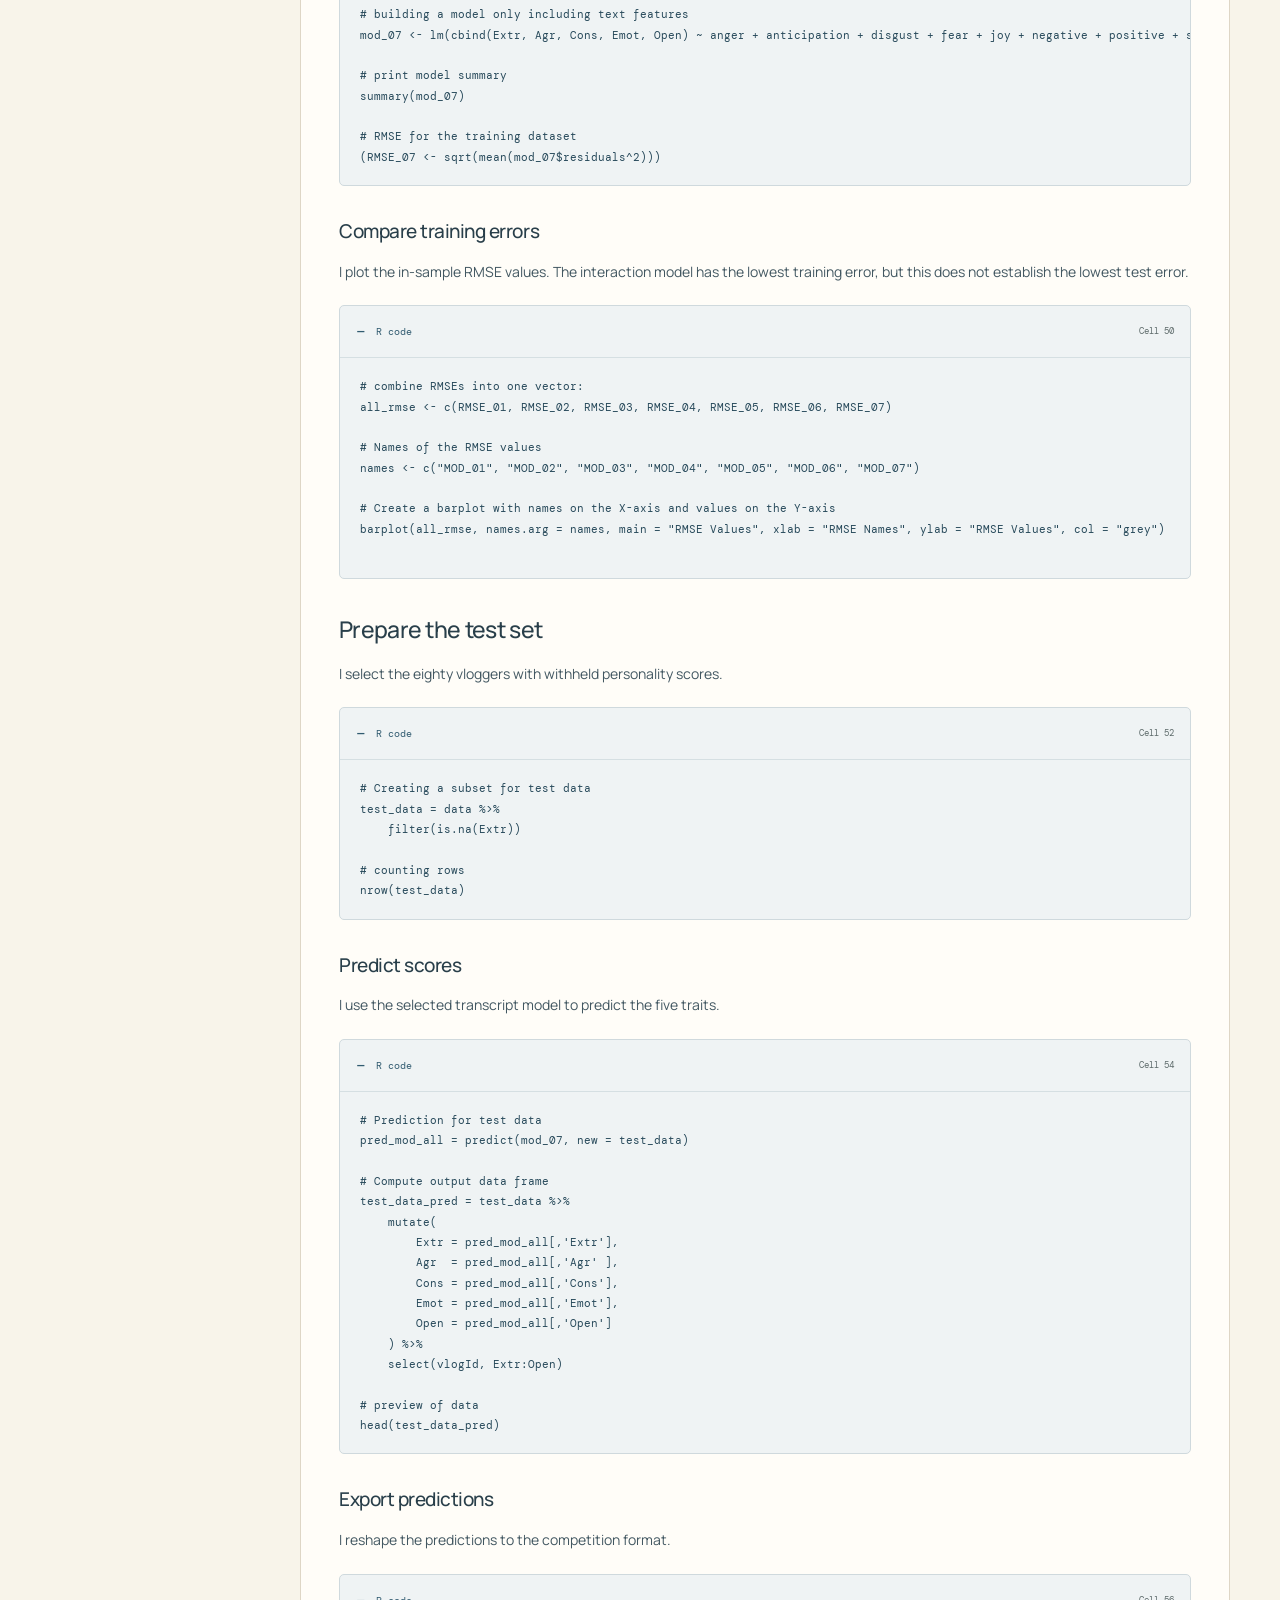
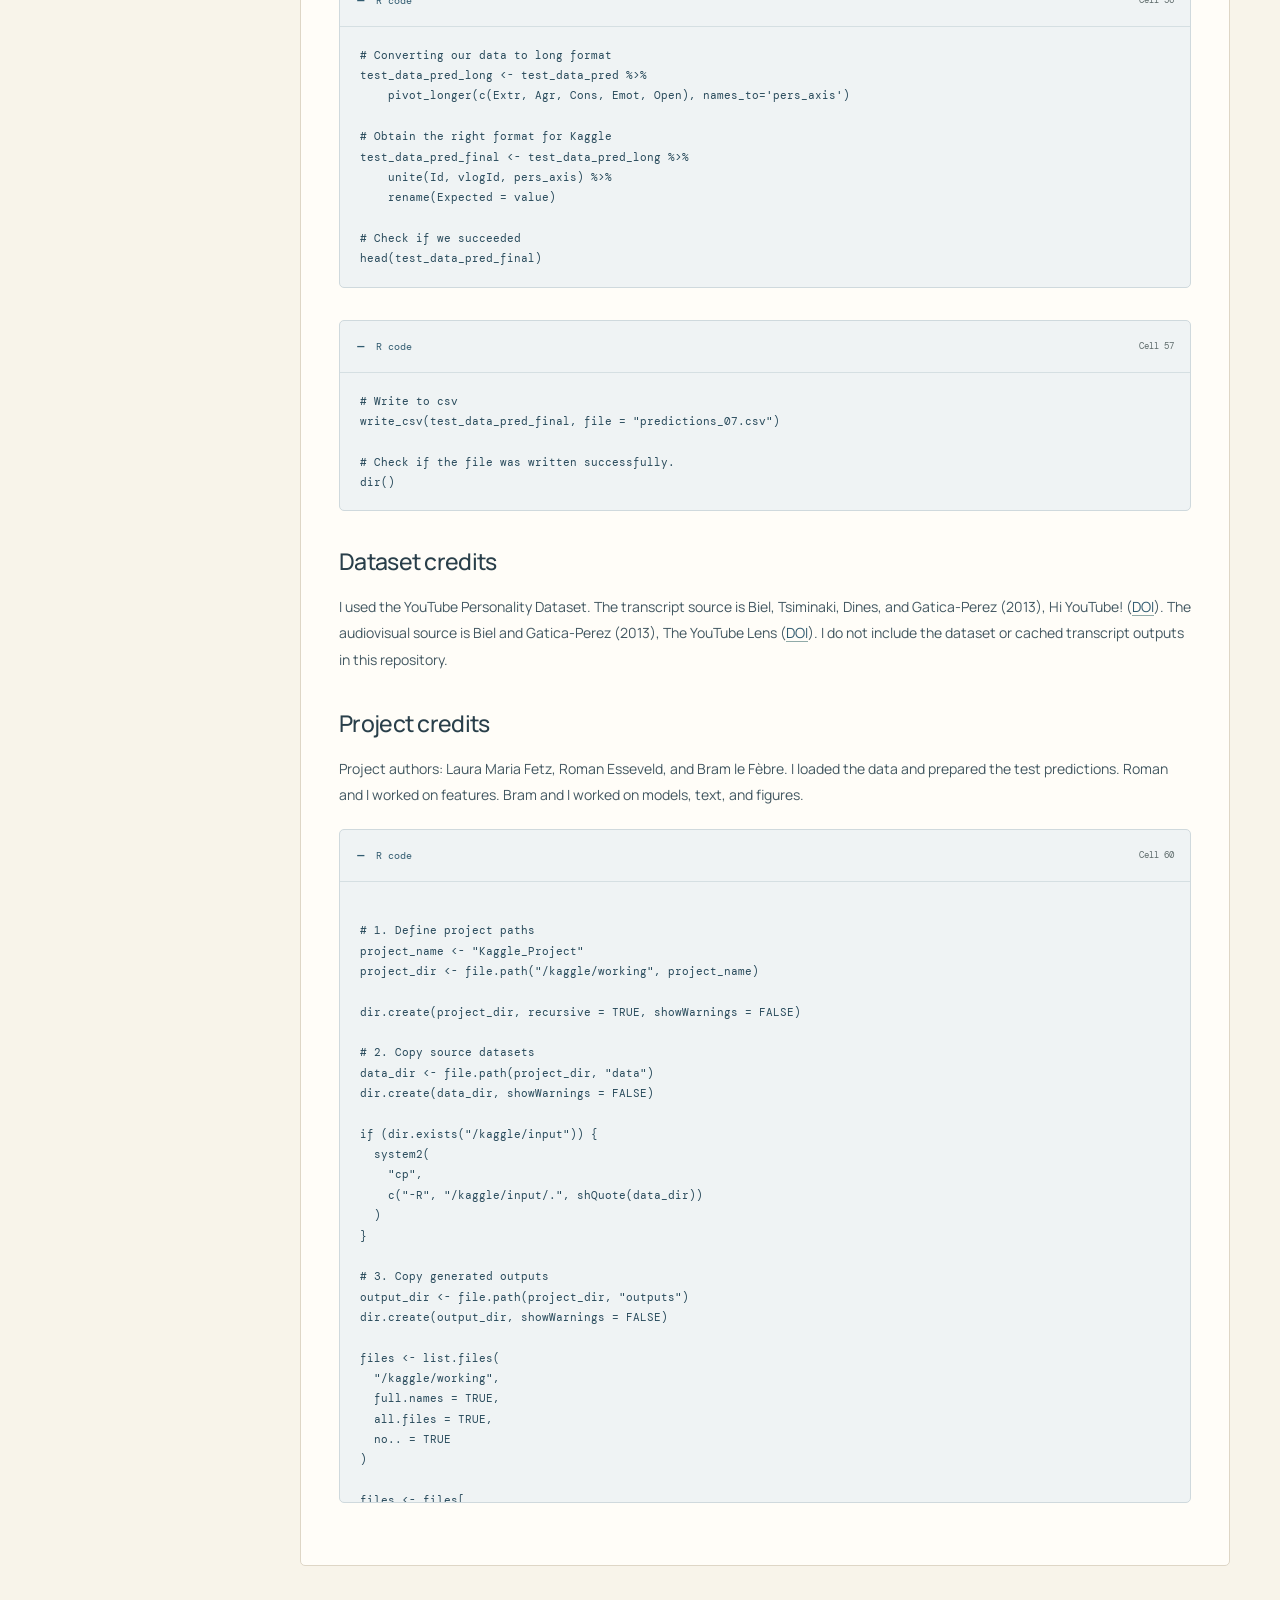
<file: projects/personality-impressions/index.html>
<!DOCTYPE html>
<html lang="en"><head><meta charset="UTF-8"><meta name="viewport" content="width=device-width, initial-scale=1.0"><meta name="description" content="I studied whether transcripts and audiovisual features predict observers&amp;#x27; Big Five personality impressions."><meta name="theme-color" content="#f8f4ea"><title>Language &amp; personality impressions — Laura Maria Fetz</title><link rel="icon" href="../../favicon.svg" type="image/svg+xml"><link rel="preconnect" href="https://fonts.googleapis.com"><link rel="preconnect" href="https://fonts.gstatic.com" crossorigin><link href="https://fonts.googleapis.com/css2?family=Manrope:wght@400;500;600;700&amp;family=DM+Mono:wght@400;500&amp;display=swap" rel="stylesheet"><link rel="stylesheet" href="../../tooplate-ivory-style.css"><link rel="stylesheet" href="../../personal.css"><link rel="stylesheet" href="../../project.css"><link rel="stylesheet" href="https://www.htmlcommentbox.com/static/skins/bootstrap/twitter-bootstrap.css?v=0"><link rel="stylesheet" href="../../comments.css?v=guest-comments"></head>
<body class="project-page"><a class="skip-link" href="#main">Skip to content</a><a class="site-mark" href="../../index.html#home" aria-label="Laura Maria Fetz, home">LF<span>.</span></a><nav class="pill-nav" aria-label="Main navigation"><a href="../../index.html#home">Home</a><a href="../../index.html#projects" class="active" aria-current="location">Fun with Data</a><a href="../../index.html#writing">Writing</a><a href="../../index.html#contact">Contact</a></nav><button class="hamburger" aria-label="Open navigation" aria-expanded="false" aria-controls="mobile-navigation"><span></span><span></span><span></span></button><nav class="mobile-nav" id="mobile-navigation" aria-label="Mobile navigation" hidden><a href="../../index.html#home">Home</a><a href="../../index.html#projects" class="active" aria-current="location">Fun with Data</a><a href="../../index.html#writing">Writing</a><a href="../../index.html#contact">Contact</a></nav>
<main id="main"><header class="project-hero"><div class="project-heading"><a href="../../index.html#projects" class="project-back">← Fun with Data</a><p class="section-eyebrow">Prediction · R</p><h1>Language &amp; personality impressions</h1><p class="project-deck">I studied whether transcripts and audiovisual features predict observers&amp;#x27; Big Five personality impressions.</p><div class="project-hero-actions"><a class="cta-link" href="#notebook">Read the notebook <span aria-hidden="true">↓</span></a><a class="cta-link cta-link--dark" href="https://github.com/laurafetz/Vlogger-Big-Five-Prediction" target="_blank" rel="noopener noreferrer">Source on GitHub <span aria-hidden="true">↗</span></a></div></div><img class="project-cover" src="../../images/project-05.svg" alt="" width="520" height="380"></header>
<div class="project-reading-layout"><aside class="project-contents" aria-label="On this page"><p>On this page</p><nav><a href="#overview">Project overview</a><a href="#overview-results">Results</a><a href="#overview-limitations">Limitations</a><a href="#overview-credits">Credits</a><a class="toc-notebook" href="#notebook">Original notebook</a><a href="#comments">Comments</a></nav></aside><article class="project-document"><section class="project-reader-section" id="overview"><div class="reader-section-heading"><div><p class="section-eyebrow">The question, methods &amp; findings</p><h2>Project overview</h2></div><span class="reader-badge">Research notes</span></div><div class="project-prose"><p>I studied whether transcripts and audiovisual features predict observers&#x27; Big Five personality impressions. The coursework data contain 324 labelled vloggers and 80 with withheld scores. I compared predefined feature sets with ridge regression, using five-fold cross-validation repeated five times and a fixed penalty of 10. The text model had a pooled RMSE of 0.827 across the five traits, compared with 0.834 for the training-fold mean baseline.</p>
<h2 id="overview-results">Results</h2>
<table>
<thead>
<tr>
<th>Specification</th>
<th>Pooled CV RMSE</th>
</tr>
</thead>
<tbody><tr>
<td>Simple text features + ridge</td>
<td>0.827</td>
</tr>
<tr>
<td>Text + audiovisual features + ridge</td>
<td>0.830</td>
</tr>
<tr>
<td>Training-fold mean baseline</td>
<td>0.834</td>
</tr>
<tr>
<td>Audiovisual features + ridge</td>
<td>0.836</td>
</tr>
<tr>
<td>Combined features with quadratic terms + ridge</td>
<td>1.507</td>
</tr>
</tbody></table>
<p>I ran this comparison on 8 October 2026. The table comes from <a href="https://github.com/laurafetz/Vlogger-Big-Five-Prediction/blob/main/results/cv_comparison.csv" target="_blank" rel="noopener noreferrer">cv_comparison.csv</a>. I report each trait separately in <a href="https://github.com/laurafetz/Vlogger-Big-Five-Prediction/blob/main/results/cv_by_trait.csv" target="_blank" rel="noopener noreferrer">cv_by_trait.csv</a>.</p>
<p><img src="assets/cv_comparison.png" alt="Repeated cross-validation RMSE" loading="lazy"></p>
<p>I assign each vlogger to one fold per repeat. I fit scaling and constant-feature removal within training folds. The text features are word count, sentence count, count of words with at least eleven letters, and type-token ratio. I use the supplied <code>mean.*</code> audiovisual features.</p>
<p>This is a new comparison with simpler features. My original group notebook used NRC emotion counts and stepwise selection. It reported training RMSE of 0.651 for an interaction model and a competition score of 0.845. Those scores come from a different workflow and are not the CV estimates above.</p>
<h2 id="overview-limitations">Limitations</h2>
<p>The text model&#x27;s improvement over the mean baseline is small, and I have no independent test score for this comparison. The fixed ridge penalty may not suit each feature set. Observer impressions do not measure clinical personality traits.</p>
<h2 id="overview-credits">Credits</h2>
<p>Project authors: <strong>Laura Maria Fetz</strong>, <strong>Roman Esseveld</strong>, and <strong>Bram le Fèbre</strong>. I loaded the data and prepared the test predictions. Roman and I worked on features; Bram and I worked on models, text, and figures.</p>
<p>The dataset and transcripts are credited to Biel and colleagues: <a href="https://doi.org/10.1109/TMM.2012.2225032" target="_blank" rel="noopener noreferrer">The YouTube Lens</a> and <a href="https://doi.org/10.1145/2522848.2522894" target="_blank" rel="noopener noreferrer">Hi YouTube!</a>.</p>
</div><p class="source-note">From the <a href="https://github.com/laurafetz/Vlogger-Big-Five-Prediction/blob/main/README.md" target="_blank" rel="noopener noreferrer">project documentation</a>. <a href="downloads/project-overview.md" download>Download the overview</a>.</p></section><section class="project-reader-section" id="notebook"><div class="reader-section-heading"><div><p class="section-eyebrow">Read the analysis</p><h2>Original notebook</h2></div><span class="reader-badge">R · 60 cells</span></div><p class="reader-note">This original coursework notebook contains code and explanations. Saved outputs are not included in this copy; the project overview above presents the current results.</p><div class="notebook-toolbar"><button class="reader-button" id="toggle-code" type="button" aria-pressed="false" hidden>Hide all code</button><a class="reader-button reader-button-secondary" href="downloads/notebook.ipynb" download>Download notebook <span aria-hidden="true">↓</span></a></div><div class="notebook-document"><div class="notebook-markdown" data-cell="1"><h3 id="notebook-1-predicting-personality-impressions-from-vlogs">Predicting personality impressions from vlogs</h3>
<p>I explored transcript and audiovisual predictors of observers’ Big Five ratings. This is my original coursework notebook, with 324 labelled vloggers and eighty withheld cases. The current repeated-CV analysis uses a separate R script and simpler features.</p>
<p>Project authors: Laura Maria Fetz, Roman Esseveld, and Bram le Fèbre.</p>
</div><div class="notebook-markdown" data-cell="2"><h3 id="notebook-2-read-the-data">Read the data</h3>
<p>I load the packages and transcript files.</p>
</div><div class="notebook-cell" data-cell="3"><details class="notebook-code" open><summary>R code <span>Cell 03</span></summary><pre><code># Loading packages
library(tidyverse) 
library(tidytext)

# Listing files
list.files(path = &quot;../input&quot;)

# Directory structure 
master_dir = file.path(list.files(&#x27;../input&#x27;, full.names=TRUE), &#x27;youtube-personality&#x27;)
directory_content = list.files(master_dir, full.names = TRUE)
print(directory_content)

# Path to the transcripts directory with transcript .txt files
path_to_transcripts = directory_content[2] 

# .csv filenames
AudioVisual_file    = directory_content[3]
Gender_file         = directory_content[4]
Personality_file    = directory_content[5]</code></pre></details></div><div class="notebook-markdown" data-cell="4"><p>I read each transcript and keep its vlogger identifier.</p>
</div><div class="notebook-cell" data-cell="5"><details class="notebook-code" open><summary>R code <span>Cell 05</span></summary><pre><code># Importing the transcripts
transcript_files = list.files(path_to_transcripts, full.names = TRUE) 
print(head(transcript_files))

# Encoding the ID
vlogId = basename(transcript_files)
vlogId = str_replace(vlogId, pattern = &quot;.txt$&quot;, replacement = &quot;&quot;)
head(vlogId)

# Including features extracted from the transcript texts
transcripts_df = tibble(
    
    # vlogId connects each transcripts to a vlogger
    vlogId=vlogId,
    
    # Read the transcript text from all file and store as a string
    TEXT = map_chr(transcript_files, ~ paste(readLines(.x), collapse = &quot;\\n&quot;)), 
    
    # `filename` keeps track of the specific video transcript
    filename = transcript_files
)

# Inspecting the first two examples
transcripts_df %&gt;% 
    head(2)</code></pre></details></div><div class="notebook-markdown" data-cell="6"><h4 id="notebook-6-personality-ratings">Personality ratings</h4>
<p>I read the five observer-rated personality scores.</p>
</div><div class="notebook-cell" data-cell="7"><details class="notebook-code" open><summary>R code <span>Cell 07</span></summary><pre><code># Import the Personality scores
pers_df = read_delim(Personality_file, delim=&quot; &quot;)

# Checking the data frame
head(pers_df)</code></pre></details></div><div class="notebook-markdown" data-cell="8"><h4 id="notebook-8-gender-labels">Gender labels</h4>
<p>I read the supplied gender labels.</p>
</div><div class="notebook-cell" data-cell="9"><details class="notebook-code" open><summary>R code <span>Cell 09</span></summary><pre><code># Storing gender info
gender_df = read.delim(Gender_file, head=FALSE, sep=&quot; &quot;, skip = 2)

# Add column names
names(gender_df) = c(&#x27;vlogId&#x27;, &#x27;gender&#x27;)

# preview data
head(gender_df)</code></pre></details></div><div class="notebook-markdown" data-cell="10"><h4 id="notebook-10-join-the-labels">Join the labels</h4>
<p>I join the label tables by vlogger identifier.</p>
</div><div class="notebook-cell" data-cell="11"><details class="notebook-code" open><summary>R code <span>Cell 11</span></summary><pre><code># merging gender and pers with left_join
vlogger_df01 = left_join(gender_df, pers_df, by=&#x27;vlogId&#x27;)

# switching characters for numeric values for gender variable
vlogger_df01$gender[vlogger_df01$gender == &quot;Female&quot;] &lt;- 1
vlogger_df01$gender[vlogger_df01$gender == &quot;Male&quot;] &lt;- 0

# preview data
head(vlogger_df01)</code></pre></details></div><div class="notebook-markdown" data-cell="12"><p>The eighty test vloggers have no personality labels. I retain them for later prediction.</p>
</div><div class="notebook-markdown" data-cell="13"><h4 id="notebook-13-audiovisual-features">Audiovisual features</h4>
<p>I read the supplied audio and visual features.</p>
</div><div class="notebook-cell" data-cell="14"><details class="notebook-code" open><summary>R code <span>Cell 14</span></summary><pre><code># Importing the audio and visual information
AudioVisual_df &lt;- read.delim(AudioVisual_file, sep = &quot; &quot;, head=TRUE)

# preview data
head(AudioVisual_df)</code></pre></details></div><div class="notebook-markdown" data-cell="15"><p>I select the audiovisual features used in the following models.</p>
</div><div class="notebook-markdown" data-cell="16"><h4 id="notebook-16-join-the-features">Join the features</h4>
<p>I join the audiovisual features to the label table.</p>
</div><div class="notebook-cell" data-cell="17"><details class="notebook-code" open><summary>R code <span>Cell 17</span></summary><pre><code># select all columns containing the mean 
selected_columns &lt;- grep(&quot;^mean&quot;, names(AudioVisual_df), value = TRUE)

# Join the selected columns to vlogger_df01
vlogger_df1 &lt;- left_join(vlogger_df01, select(AudioVisual_df, vlogId, all_of(selected_columns)), by = &#x27;vlogId&#x27;)

# Print the first few rows of the resulting data frame
head(vlogger_df1)</code></pre></details></div><div class="notebook-markdown" data-cell="18"><h3 id="notebook-18-extract-transcript-features">Extract transcript features</h3>
<p>I followed the course text-analysis example to extract predictors from the transcripts.</p>
</div><div class="notebook-markdown" data-cell="19"><h4 id="notebook-19-tokenize-words">Tokenize words</h4>
<p>I split each transcript into word tokens.</p>
</div><div class="notebook-cell" data-cell="20"><details class="notebook-code" open><summary>R code <span>Cell 20</span></summary><pre><code># Tokenizing the transcripts into words
transcript_features_df = 
    transcripts_df %&gt;%
    unnest_tokens(token, TEXT, token = &#x27;words&#x27;) 

# Creating a wordcloud to see the 100 most used words
transcript_features_df %&gt;%
    mutate(token = tolower(token)) %&gt;%
count(token, sort= TRUE) %&gt;%
with(., wordcloud::wordcloud(token, n, max.words = 100))</code></pre></details></div><div class="notebook-markdown" data-cell="21"><h4 id="notebook-21-join-token-features">Join token features</h4>
<p>I join the transcript features to the vlogger table.</p>
</div><div class="notebook-cell" data-cell="22"><details class="notebook-code" open><summary>R code <span>Cell 22</span></summary><pre><code># Merging transcript_features_df with vlogger_df1
vlogger_df = left_join(vlogger_df1, transcript_features_df, by=&#x27;vlogId&#x27;) %&gt;%
   select(-filename)

# preview of data
head(vlogger_df)</code></pre></details></div><div class="notebook-markdown" data-cell="23"><h4 id="notebook-23-nrc-emotion-lexicon">NRC emotion lexicon</h4>
<p>I count words associated with the eight NRC emotions and positive or negative sentiment.</p>
</div><div class="notebook-cell" data-cell="24"><details class="notebook-code" open><summary>R code <span>Cell 24</span></summary><pre><code># adding lexicons from &#x27;textdata&#x27; package
get_lexicon = function(lexicon_name = names(textdata:::download_functions)) {
    lexicon_name = match.arg(lexicon_name)
    textdata:::download_functions[[lexicon_name]](&#x27;.&#x27;)
    rds_filename = paste0(lexicon_name,&#x27;.rds&#x27;)
    textdata:::process_functions[[lexicon_name]](&#x27;.&#x27;,rds_filename)
    readr::read_rds(rds_filename)
}

# computing sentiment scores as features
nrc &lt;- get_lexicon(&#x27;nrc&#x27;)
transcript_sentiment &lt;- left_join(vlogger_df, nrc,  by = c(token = &#x27;word&#x27;), relationship=&#x27;many-to-many&#x27;)%&gt;% 
count(`vlogId`, sentiment) %&gt;%
pivot_wider(id_cols = &#x27;vlogId&#x27;, names_from=sentiment, values_from=n, values_fill = 0) </code></pre></details></div><div class="notebook-markdown" data-cell="25"><h4 id="notebook-25-remove-stopwords">Remove stopwords</h4>
<p>I remove common stopwords before counting lexicon matches.</p>
</div><div class="notebook-cell" data-cell="26"><details class="notebook-code" open><summary>R code <span>Cell 26</span></summary><pre><code># getting stopwords
stopwords &lt;- get_stopwords() 

# removing stopwords
transcript_features_df &lt;- transcript_features_df %&gt;%
    anti_join(stopwords, by = c(token = &quot;word&quot;))

#creating a wordcloud to see the 100 most used words without stopwords
transcript_features_df %&gt;%
count(token, sort= TRUE) %&gt;%
with(., wordcloud::wordcloud(token, n, max.words = 100))</code></pre></details></div><div class="notebook-markdown" data-cell="27"><h4 id="notebook-27-join-emotion-counts">Join emotion counts</h4>
<p>I join the lexicon counts by vlogger identifier.</p>
</div><div class="notebook-cell" data-cell="28"><details class="notebook-code" open><summary>R code <span>Cell 28</span></summary><pre><code># merging our dataframe 
data01 &lt;- inner_join(vlogger_df1,transcript_sentiment, by = &quot;vlogId&quot;)

# preview data
head(data01)</code></pre></details></div><div class="notebook-markdown" data-cell="29"><h4 id="notebook-29-sentence-features">Sentence features</h4>
<p>I add the sentence-count feature.</p>
</div><div class="notebook-cell" data-cell="30"><details class="notebook-code" open><summary>R code <span>Cell 30</span></summary><pre><code># make a column that counts the length of a sentence by summing the words per vlog.
transcript_features_df_2 &lt;- 
    transcripts_df %&gt;%
    unnest_tokens(sentences, TEXT, token = &#x27;sentences&#x27;) %&gt;%
  group_by(vlogId) %&gt;%
  summarize(sentences = n()) %&gt;%
  as_tibble()

# Merge the two data frames
data02 &lt;- inner_join(data01, transcript_features_df_2, by = &quot;vlogId&quot;)

# preview data
head(data02)</code></pre></details></div><div class="notebook-markdown" data-cell="31"><h4 id="notebook-31-long-words">Long words</h4>
<p>I add the long-word feature defined in the code below.</p>
</div><div class="notebook-cell" data-cell="32"><details class="notebook-code" open><summary>R code <span>Cell 32</span></summary><pre><code># make a dataframe that counts the letters in each word:
word_length &lt;- transcript_features_df %&gt;%
    select(vlogId, token) %&gt;%
    mutate(token = nchar(token))

# objectivly calculate what short and long words should be by calculating std
summary(word_length$token)

# creating a variable that contains the length of the words
word_length &lt;- word_length %&gt;%
    mutate(long_word = token &gt;= 11)

# creating a variable that contains long words
long_word_df &lt;- word_length %&gt;%
  group_by(vlogId) %&gt;%
  summarize(long_words = sum(long_word))

# now adding the feature to the data 
data &lt;- data02 %&gt;%
  left_join(long_word_df, by = &quot;vlogId&quot;)

# preview data
head(data)</code></pre></details></div><div class="notebook-markdown" data-cell="33"><h3 id="notebook-33-fit-regression-models">Fit regression models</h3>
<p>I compare models using training RMSE pooled across the five traits. These are in-sample comparisons, separate from the repeated CV results in the README.</p>
</div><div class="notebook-markdown" data-cell="34"><h4 id="notebook-34-additive-model">Additive model</h4>
<p>I first include all candidate predictors. The original training RMSE was 0.742.</p>
</div><div class="notebook-cell" data-cell="35"><details class="notebook-code" open><summary>R code <span>Cell 35</span></summary><pre><code># building an additive model
mod_01 &lt;- lm(cbind(Extr, Agr, Cons, Emot, Open) ~ gender + mean.pitch + mean.conf.pitch + mean.spec.entropy + mean.val.apeak + mean.loc.apeak + mean.num.apeak + mean.num.apeak + mean.energy + mean.d.energy + anger + anticipation + disgust + fear + joy + negative + positive + sadness + surprise + trust + sentences + long_words, data = data)

# print model summary
summary(mod_01)

# RMSE for the training dataset
(RMSE_01 &lt;- sqrt(mean(mod_01$residuals^2)))</code></pre></details></div><div class="notebook-markdown" data-cell="36"><h4 id="notebook-36-reduced-additive-model">Reduced additive model</h4>
<p>I retain predictors selected from the first model. The original training RMSE was 0.754.</p>
</div><div class="notebook-cell" data-cell="37"><details class="notebook-code" open><summary>R code <span>Cell 37</span></summary><pre><code># building a second additive model
mod_02 &lt;- lm(cbind(Extr, Agr, Cons, Emot, Open) ~ gender + mean.conf.pitch + mean.spec.entropy + mean.val.apeak + mean.loc.apeak + mean.num.apeak + mean.num.apeak + mean.energy + mean.d.energy + anger + anticipation + fear + joy + positive + surprise + sentences + long_words, data = data)

# print model summary
summary(mod_02)

# RMSE for the training dataset
(RMSE_02 &lt;- sqrt(mean(mod_02$residuals^2)))</code></pre></details></div><div class="notebook-markdown" data-cell="38"><h4 id="notebook-38-interaction-model">Interaction model</h4>
<p>I add interactions between predictors. Training RMSE fell to 0.651, but the submitted competition RMSE was 0.845. This gap suggested overfitting.</p>
</div><div class="notebook-cell" data-cell="39"><details class="notebook-code" open><summary>R code <span>Cell 39</span></summary><pre><code># building an interactive model
mod_03 &lt;- lm(cbind(Extr, Agr, Cons, Emot, Open) ~ gender + mean.pitch * mean.conf.pitch + mean.spec.entropy + mean.val.apeak * mean.loc.apeak * mean.num.apeak * mean.num.apeak + mean.energy * mean.d.energy + anger * disgust * fear * negative * sadness + anticipation * joy * positive * surprise * trust + sentences * long_words, data = data)

# print model summary
summary(mod_03)

# RMSE for the training dataset
(RMSE_03 &lt;- sqrt(mean(mod_03$residuals^2)))</code></pre></details></div><div class="notebook-markdown" data-cell="40"><h4 id="notebook-40-correlation-based-reduction">Correlation-based reduction</h4>
<p>I inspect predictor correlations and remove selected correlated features. The original training RMSE was 0.762.</p>
</div><div class="notebook-cell" data-cell="41"><details class="notebook-code" open><summary>R code <span>Cell 41</span></summary><pre><code># Subsetting the features that could be correlated
corr_data &lt;- data[, 8:28]

# Compute the correlation matrix 
correlation_matrix &lt;- cor(corr_data)

# Find highly correlated variables
highly_correlated_vars &lt;- caret::findCorrelation(correlation_matrix, cutoff = 0.8)

# Print the highly correlated variables
print(highly_correlated_vars)

# Remove highly correlated variables from the correlation subset
corr_data &lt;- corr_data[, -highly_correlated_vars]

# Remove the original columns 1 to 7 from the &#x27;data&#x27; dataframe
data_cor &lt;- data[, 1:7]

# Combine the modified &#x27;corr_data&#x27; with the &#x27;data&#x27; dataframe
data_cor &lt;- cbind(data, corr_data)

# preview data
head(data_cor)

# Display the column names of the updated &#x27;data&#x27; dataframe
colnames(data_cor)</code></pre></details></div><div class="notebook-cell" data-cell="42"><details class="notebook-code" open><summary>R code <span>Cell 42</span></summary><pre><code># building an additive model with remaining features
mod_04 &lt;- lm(cbind(Extr, Agr, Cons, Emot, Open) ~ gender + mean.pitch + mean.conf.pitch + mean.spec.entropy + mean.val.apeak + mean.loc.apeak + mean.energy + mean.d.energy + disgust + fear + joy + surprise + sentences + long_words, data = data_cor)

# print model summary
summary(mod_04)

# RMSE for the training dataset
(RMSE_04 &lt;- sqrt(mean(mod_04$residuals^2)))</code></pre></details></div><div class="notebook-markdown" data-cell="43"><h4 id="notebook-43-stepwise-regression">Stepwise regression</h4>
<p>I use AIC to select a model with forward and backward steps. The original training RMSE was 0.790.</p>
</div><div class="notebook-cell" data-cell="44"><details class="notebook-code" open><summary>R code <span>Cell 44</span></summary><pre><code># List of response variables
response_vars &lt;- c(&quot;Extr&quot;, &quot;Agr&quot;, &quot;Cons&quot;, &quot;Emot&quot;, &quot;Open&quot;)

# Create an empty list to store the stepwise models
stepwise_models &lt;- list()

# Iterate over each response variable and fit a stepwise model
for (response_var in response_vars) {
  # Create the formula for the current response variable
  formula_str &lt;- paste(response_var, &quot;~ gender + mean.pitch + mean.conf.pitch + mean.spec.entropy + 
  mean.val.apeak + mean.loc.apeak + mean.num.apeak + mean.num.apeak + mean.energy + mean.d.energy + 
  anger + anticipation + disgust + fear + joy + negative + positive + sadness + surprise + trust + 
  sentences + long_words&quot;)
  lm_formula &lt;- as.formula(formula_str)
  
  # Fit the linear model
  lm_model &lt;- lm(lm_formula, data = data)
  
  # Perform stepwise regression
  stepwise_model &lt;- step(lm_model, direction = &quot;both&quot;)
  
  # Store the stepwise model in the list
  stepwise_models[[response_var]] &lt;- stepwise_model
}

# Access and view the summaries of the stepwise models
for (response_var in response_vars) {
  cat(&quot;Summary for response variable:&quot;, response_var, &quot;\n&quot;)
  summary(stepwise_models[[response_var]])
  cat(&quot;\n&quot;)
}

# best model based on smallest AIC
mod_05 &lt;- lm(cbind(Extr, Agr, Cons, Emot, Open) ~ mean.loc.apeak + mean.num.apeak + anticipation + joy + 
    positive + sadness + trust, data = data)

# RMSE for the training dataset
(RMSE_05 &lt;- sqrt(mean(mod_05$residuals^2)))</code></pre></details></div><div class="notebook-markdown" data-cell="45"><h4 id="notebook-45-audiovisual-features-only">Audiovisual features only</h4>
<p>I fit the model without transcript features. The original training RMSE was 0.805.</p>
</div><div class="notebook-cell" data-cell="46"><details class="notebook-code" open><summary>R code <span>Cell 46</span></summary><pre><code># building a model only including audio and visual features
mod_6 &lt;- lm(cbind(Extr, Agr, Cons, Emot, Open) ~ mean.pitch + mean.conf.pitch + mean.spec.entropy + mean.val.apeak + mean.loc.apeak + mean.num.apeak + mean.num.apeak + mean.energy + mean.d.energy, data = data)

# print model summary
summary(mod_6)

# RMSE for the training dataset
(RMSE_06 &lt;- sqrt(mean(mod_6$residuals^2)))</code></pre></details></div><div class="notebook-markdown" data-cell="47"><h4 id="notebook-47-transcript-features-only">Transcript features only</h4>
<p>I fit the model without audiovisual features. The original training RMSE was 0.776.</p>
</div><div class="notebook-cell" data-cell="48"><details class="notebook-code" open><summary>R code <span>Cell 48</span></summary><pre><code># building a model only including text features
mod_07 &lt;- lm(cbind(Extr, Agr, Cons, Emot, Open) ~ anger + anticipation + disgust + fear + joy + negative + positive + sadness + surprise + trust + sentences + long_words, data = data)

# print model summary
summary(mod_07)

# RMSE for the training dataset
(RMSE_07 &lt;- sqrt(mean(mod_07$residuals^2)))</code></pre></details></div><div class="notebook-markdown" data-cell="49"><h4 id="notebook-49-compare-training-errors">Compare training errors</h4>
<p>I plot the in-sample RMSE values. The interaction model has the lowest training error, but this does not establish the lowest test error.</p>
</div><div class="notebook-cell" data-cell="50"><details class="notebook-code" open><summary>R code <span>Cell 50</span></summary><pre><code># combine RMSEs into one vector:
all_rmse &lt;- c(RMSE_01, RMSE_02, RMSE_03, RMSE_04, RMSE_05, RMSE_06, RMSE_07)

# Names of the RMSE values 
names &lt;- c(&quot;MOD_01&quot;, &quot;MOD_02&quot;, &quot;MOD_03&quot;, &quot;MOD_04&quot;, &quot;MOD_05&quot;, &quot;MOD_06&quot;, &quot;MOD_07&quot;)

# Create a barplot with names on the X-axis and values on the Y-axis
barplot(all_rmse, names.arg = names, main = &quot;RMSE Values&quot;, xlab = &quot;RMSE Names&quot;, ylab = &quot;RMSE Values&quot;, col = &quot;grey&quot;)

</code></pre></details></div><div class="notebook-markdown" data-cell="51"><h3 id="notebook-51-prepare-the-test-set">Prepare the test set</h3>
<p>I select the eighty vloggers with withheld personality scores.</p>
</div><div class="notebook-cell" data-cell="52"><details class="notebook-code" open><summary>R code <span>Cell 52</span></summary><pre><code># Creating a subset for test data
test_data = data %&gt;% 
    filter(is.na(Extr))

# counting rows
nrow(test_data)</code></pre></details></div><div class="notebook-markdown" data-cell="53"><h4 id="notebook-53-predict-scores">Predict scores</h4>
<p>I use the selected transcript model to predict the five traits.</p>
</div><div class="notebook-cell" data-cell="54"><details class="notebook-code" open><summary>R code <span>Cell 54</span></summary><pre><code># Prediction for test data
pred_mod_all = predict(mod_07, new = test_data)

# Compute output data frame
test_data_pred = test_data %&gt;% 
    mutate(
        Extr = pred_mod_all[,&#x27;Extr&#x27;], 
        Agr  = pred_mod_all[,&#x27;Agr&#x27; ],
        Cons = pred_mod_all[,&#x27;Cons&#x27;],
        Emot = pred_mod_all[,&#x27;Emot&#x27;],
        Open = pred_mod_all[,&#x27;Open&#x27;]
    ) %&gt;%
    select(vlogId, Extr:Open)

# preview of data
head(test_data_pred)</code></pre></details></div><div class="notebook-markdown" data-cell="55"><h4 id="notebook-55-export-predictions">Export predictions</h4>
<p>I reshape the predictions to the competition format.</p>
</div><div class="notebook-cell" data-cell="56"><details class="notebook-code" open><summary>R code <span>Cell 56</span></summary><pre><code># Converting our data to long format
test_data_pred_long &lt;- test_data_pred %&gt;% 
    pivot_longer(c(Extr, Agr, Cons, Emot, Open), names_to=&#x27;pers_axis&#x27;)

# Obtain the right format for Kaggle
test_data_pred_final &lt;- test_data_pred_long %&gt;%
    unite(Id, vlogId, pers_axis) %&gt;%
    rename(Expected = value)

# Check if we succeeded
head(test_data_pred_final)</code></pre></details></div><div class="notebook-cell" data-cell="57"><details class="notebook-code" open><summary>R code <span>Cell 57</span></summary><pre><code># Write to csv
write_csv(test_data_pred_final, file = &quot;predictions_07.csv&quot;)

# Check if the file was written successfully.
dir()</code></pre></details></div><div class="notebook-markdown" data-cell="58"><h3 id="notebook-58-dataset-credits">Dataset credits</h3>
<p>I used the YouTube Personality Dataset. The transcript source is Biel, Tsiminaki, Dines, and Gatica-Perez (2013), Hi YouTube! (<a href="https://doi.org/10.1145/2522848.2522894" target="_blank" rel="noopener noreferrer">DOI</a>). The audiovisual source is Biel and Gatica-Perez (2013), The YouTube Lens (<a href="https://doi.org/10.1109/TMM.2012.2225032" target="_blank" rel="noopener noreferrer">DOI</a>). I do not include the dataset or cached transcript outputs in this repository.</p>
</div><div class="notebook-markdown" data-cell="59"><h3 id="notebook-59-project-credits">Project credits</h3>
<p>Project authors: Laura Maria Fetz, Roman Esseveld, and Bram le Fèbre. I loaded the data and prepared the test predictions. Roman and I worked on features. Bram and I worked on models, text, and figures.</p>
</div><div class="notebook-cell" data-cell="60"><details class="notebook-code" open><summary>R code <span>Cell 60</span></summary><pre><code>
# 1. Define project paths
project_name &lt;- &quot;Kaggle_Project&quot;
project_dir &lt;- file.path(&quot;/kaggle/working&quot;, project_name)

dir.create(project_dir, recursive = TRUE, showWarnings = FALSE)

# 2. Copy source datasets
data_dir &lt;- file.path(project_dir, &quot;data&quot;)
dir.create(data_dir, showWarnings = FALSE)

if (dir.exists(&quot;/kaggle/input&quot;)) {
  system2(
    &quot;cp&quot;,
    c(&quot;-R&quot;, &quot;/kaggle/input/.&quot;, shQuote(data_dir))
  )
}

# 3. Copy generated outputs
output_dir &lt;- file.path(project_dir, &quot;outputs&quot;)
dir.create(output_dir, showWarnings = FALSE)

files &lt;- list.files(
  &quot;/kaggle/working&quot;,
  full.names = TRUE,
  all.files = TRUE,
  no.. = TRUE
)

files &lt;- files[
  !basename(files) %in% c(
    project_name,
    paste0(project_name, &quot;.zip&quot;)
  )
]

file.copy(
  files,
  output_dir,
  recursive = TRUE,
  overwrite = TRUE
)

# 4. Create ZIP archive
zip_path &lt;- file.path(
  &quot;/kaggle/working&quot;,
  paste0(project_name, &quot;.zip&quot;)
)

if (file.exists(zip_path)) file.remove(zip_path)

system2(
  &quot;zip&quot;,
  c(&quot;-rq&quot;, shQuote(zip_path), shQuote(project_name)),
  stdout = TRUE
)

# 5. Verify ZIP creation
if (file.exists(zip_path)) {
  cat(&quot;ZIP created successfully:\n&quot;, zip_path)
  cat(&quot;\nDownload it from the Kaggle Output files.&quot;)
} else {
  stop(&quot;ZIP creation failed.&quot;)
}
</code></pre></details></div></div></section></article></div>
<section class="comments-section" id="comments" aria-labelledby="comments-title"><div class="comments-panel"><p class="section-eyebrow">Let’s talk</p><h2 id="comments-title">Comments</h2><p class="comments-intro">Share a question, an idea, or some feedback. I’d love to hear your thoughts.</p><p class="comments-status" role="status" hidden></p><div class="comment-thread" id="HCB_comment_box"></div><button class="reader-button reader-button-secondary comments-retry" type="button" hidden>Try again</button><p class="comments-credit">No account is needed to leave a comment.</p><noscript><p class="comments-status">Please enable JavaScript to read and post comments.</p></noscript></div></section>
<section class="other-projects" aria-labelledby="more-title"><p class="section-eyebrow">Keep exploring</p><h2 id="more-title">More questions. More projects.</h2><div><a href="../human-activity-recognition/"><span>Machine learning · R</span>Recognising human activity <b aria-hidden="true">→</b></a><a href="../growth-identity-wellbeing/"><span>Path modelling · R</span>Growth, identity &amp; well-being <b aria-hidden="true">→</b></a><a href="../future-thinking/"><span>Psychometrics · R</span>Measuring future thinking <b aria-hidden="true">→</b></a><a href="../parental-stress/"><span>Statistical modelling · R</span>Understanding parental stress <b aria-hidden="true">→</b></a></div></section></main><footer class="project-footer"><a href="../../index.html#home">Laura Maria Fetz</a><a href="../../index.html#projects">Back to Fun with Data ↑</a></footer><script src="../../personal.js?v=seven-chapters" defer></script><script src="../../project.js" defer></script><script src="../../comments.js?v=guest-comments-3" defer></script></body></html>
</file>
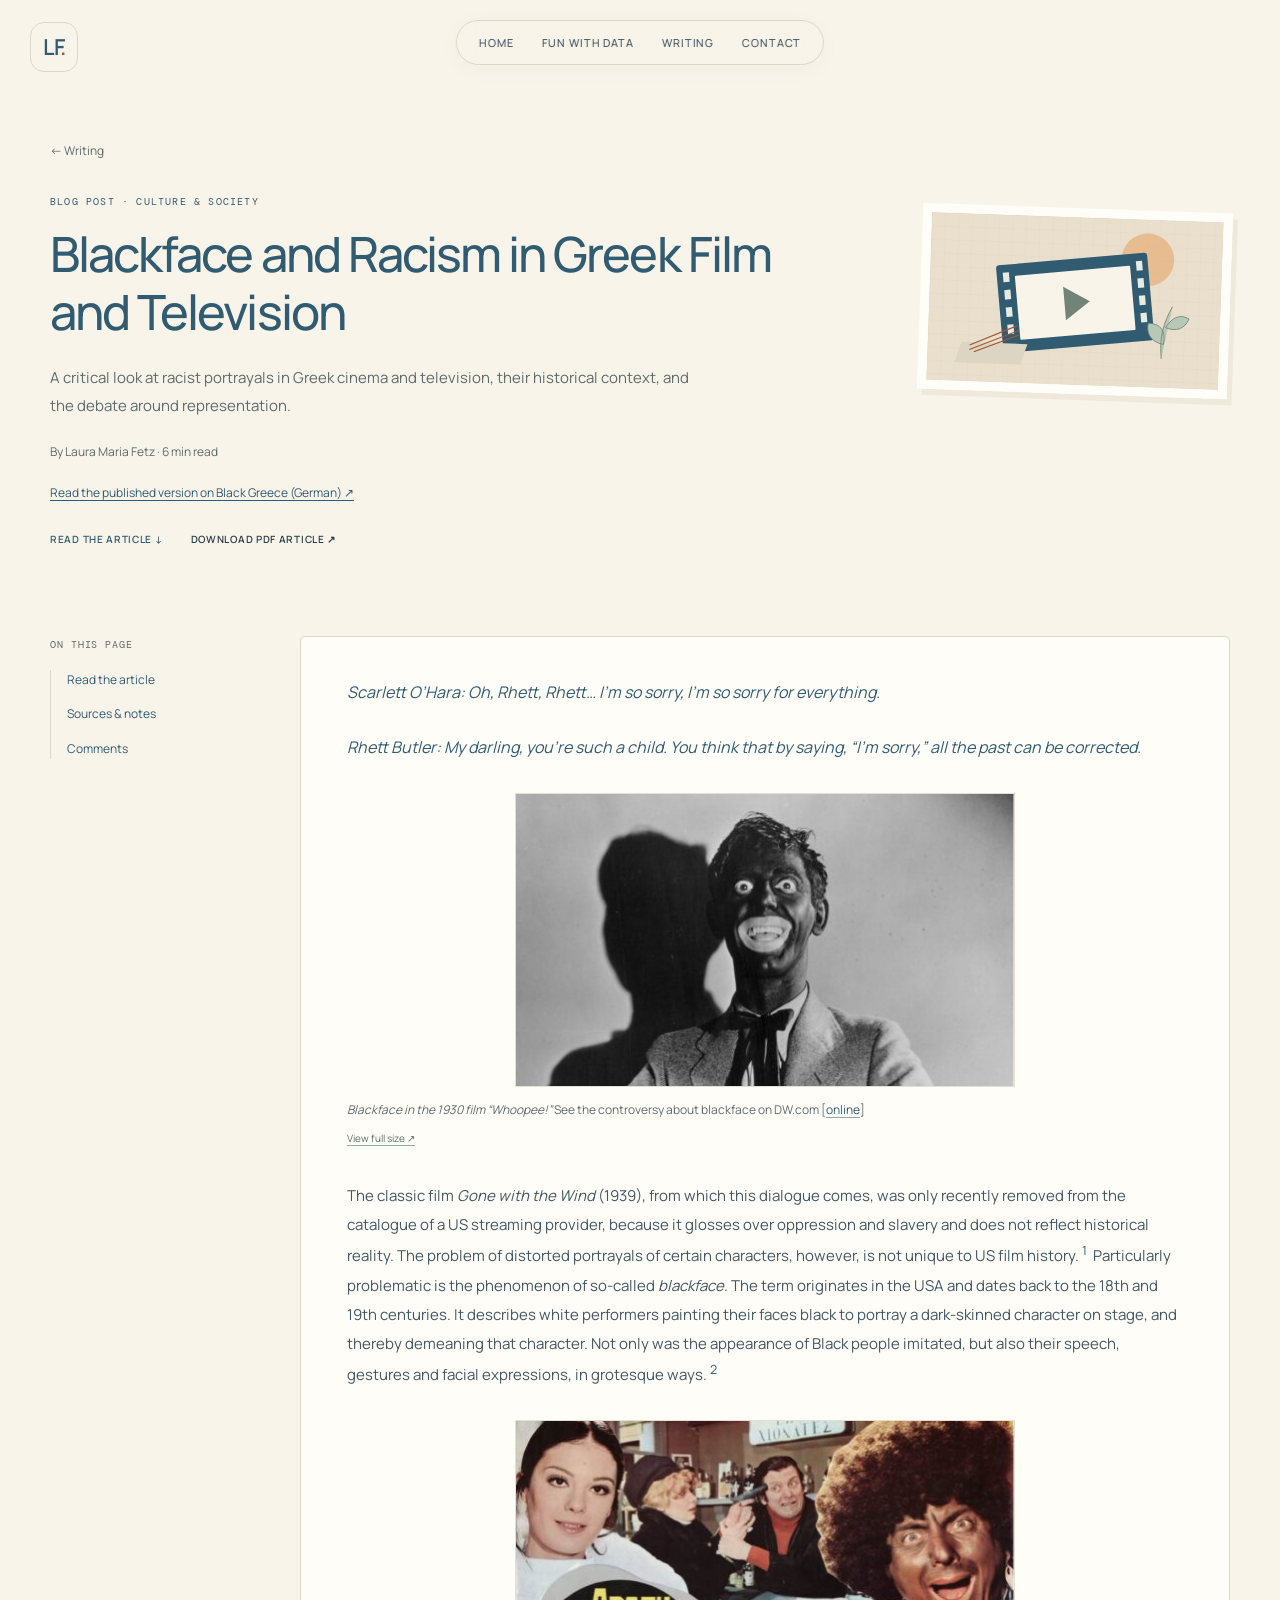
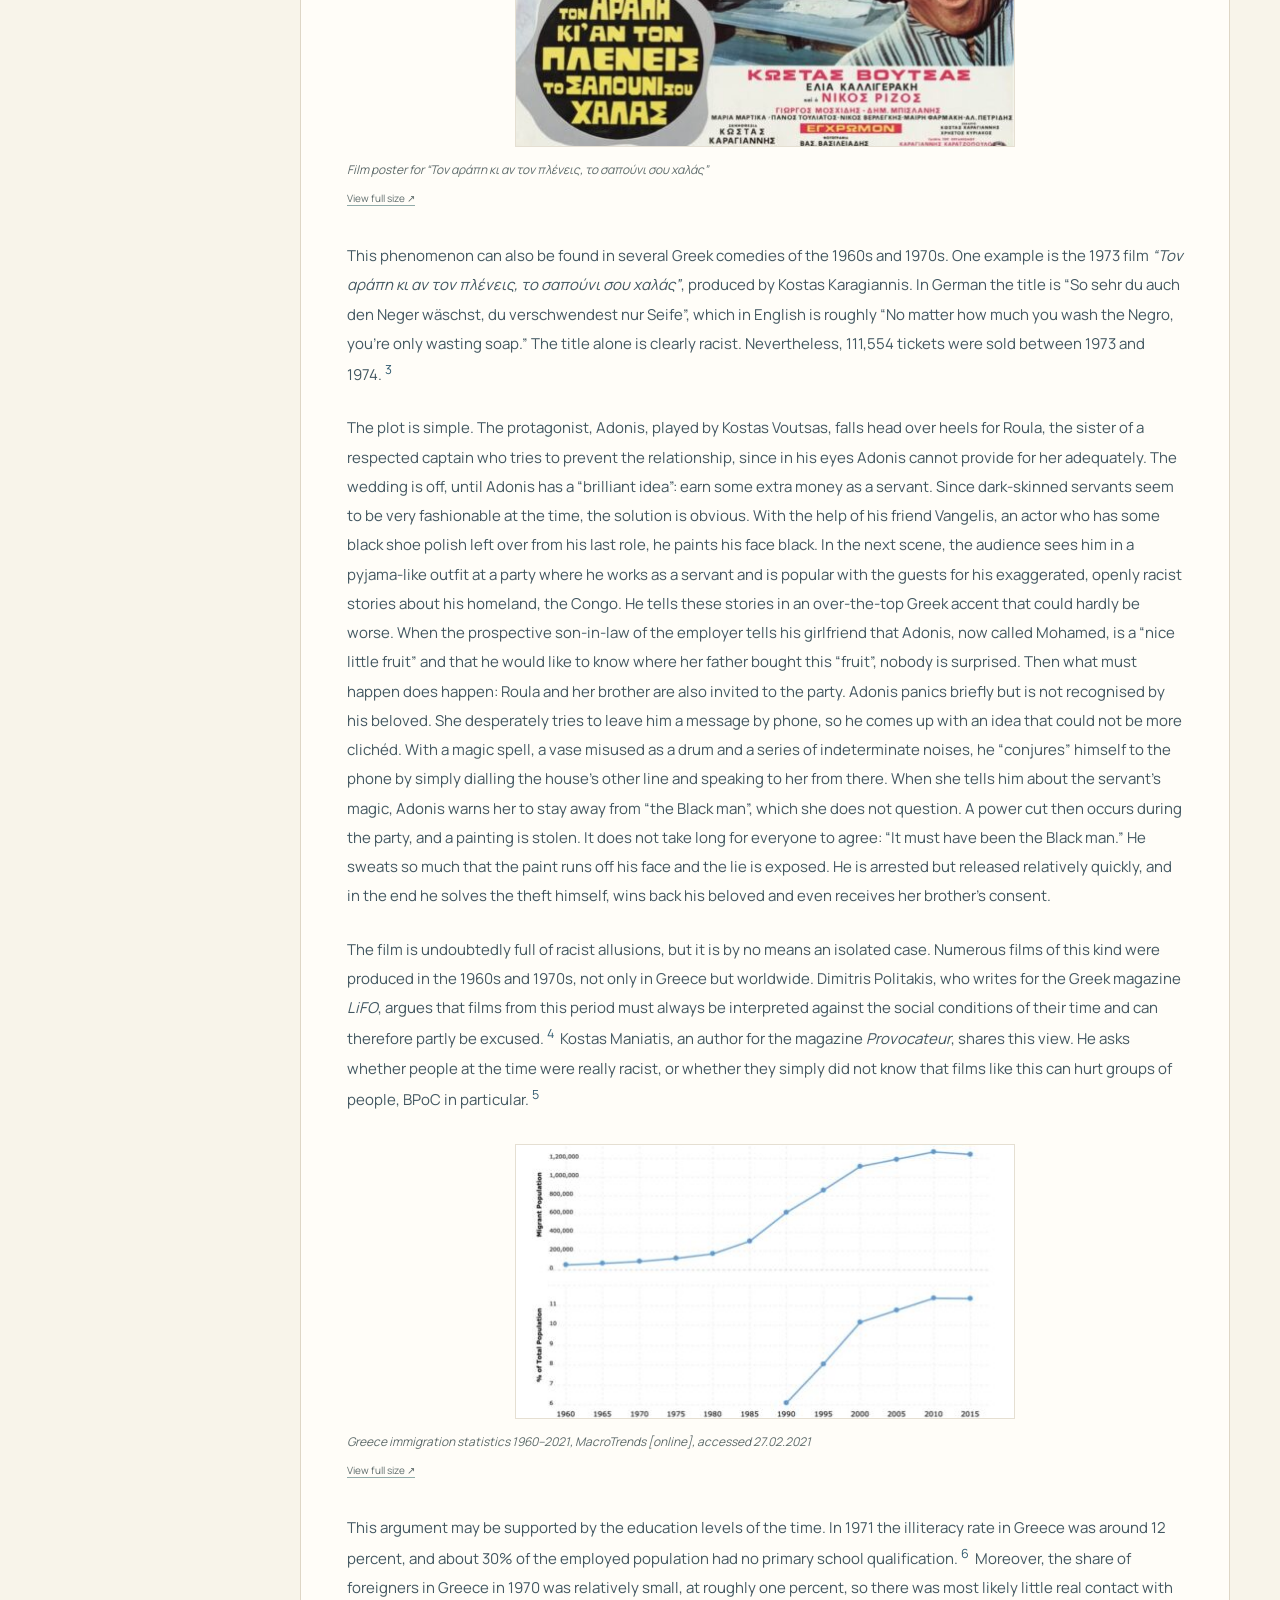
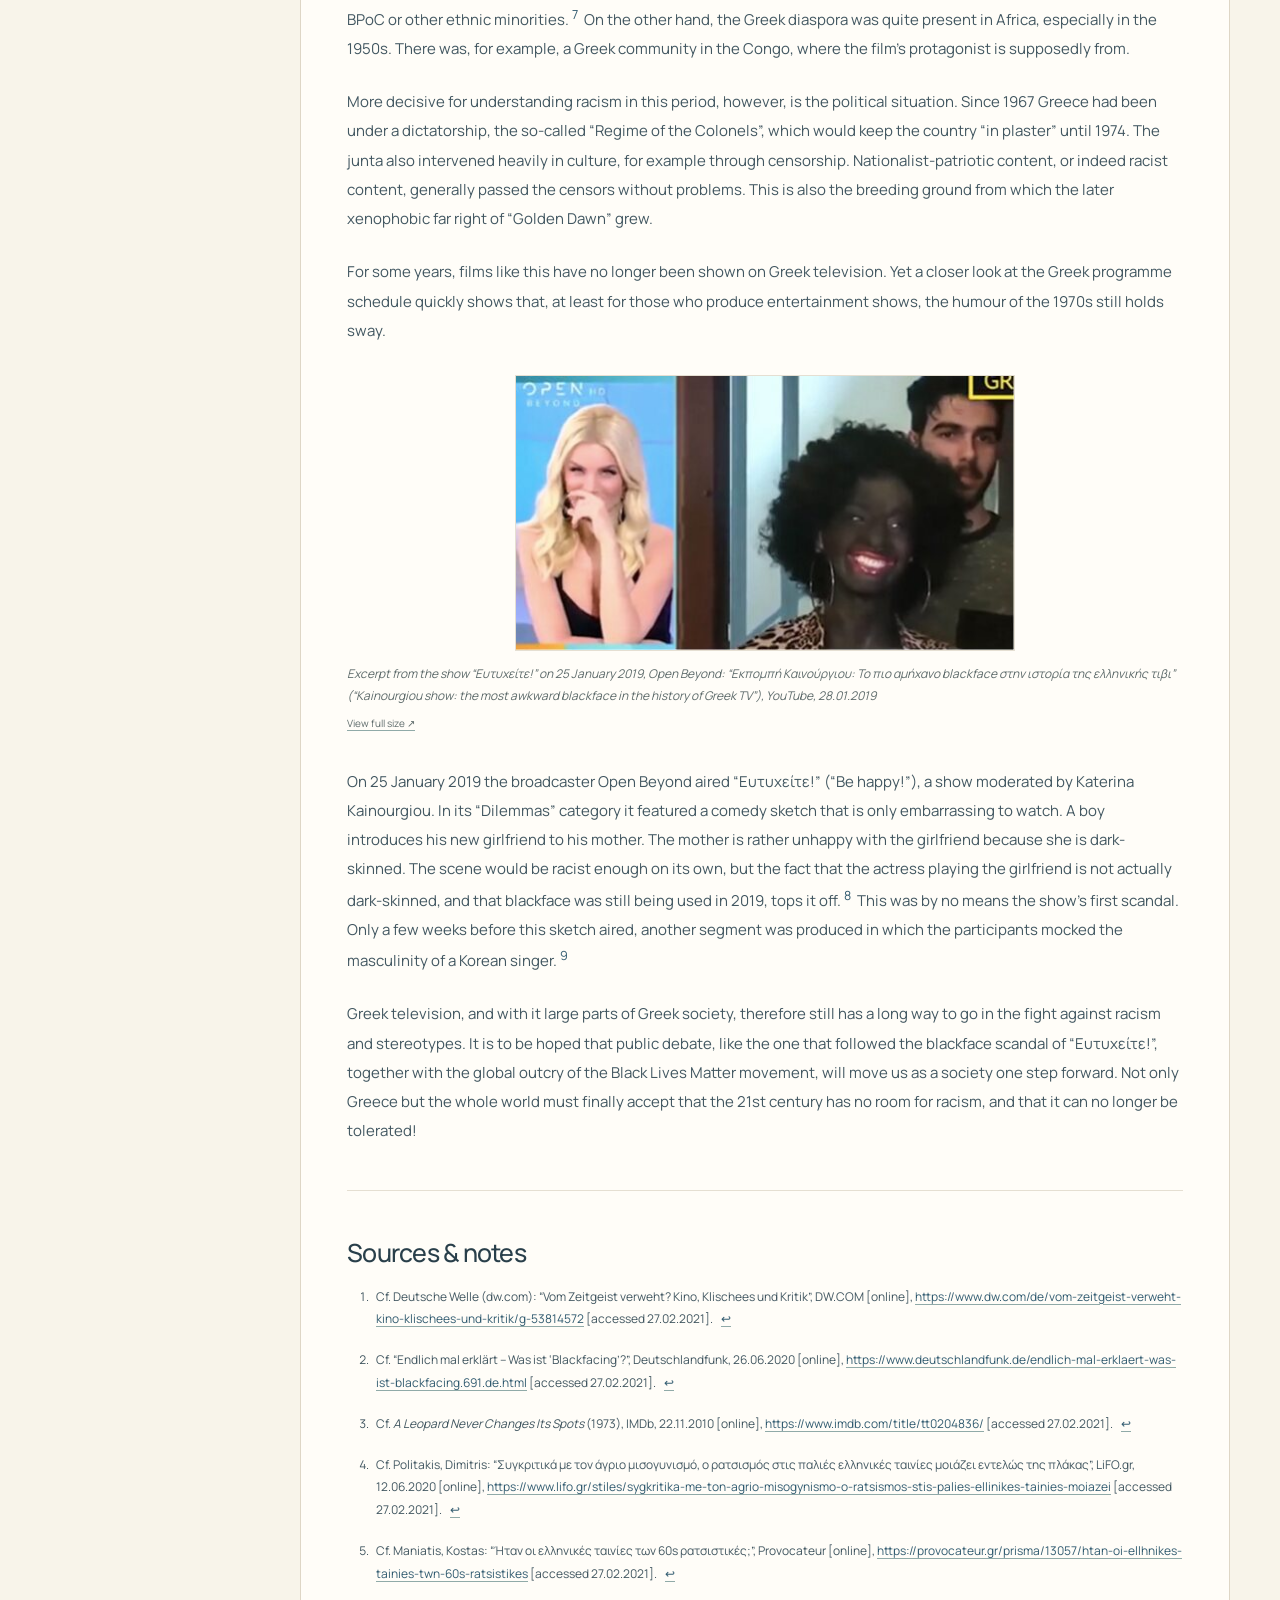
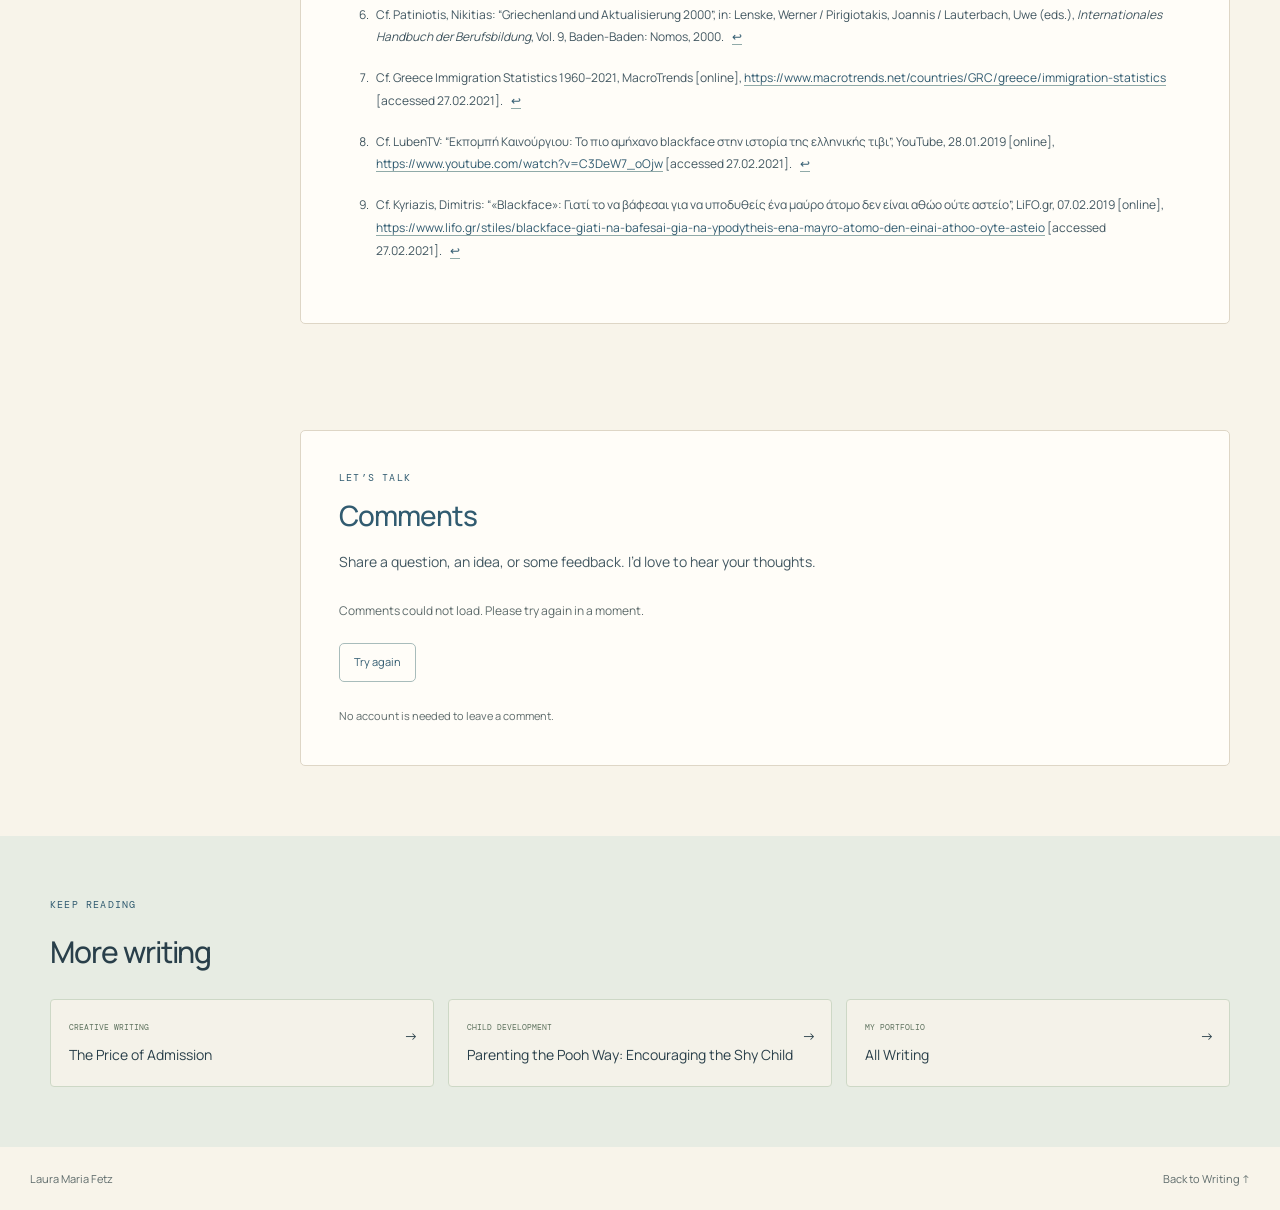
<file: writing/blackface-and-racism-in-greek-film-and-television/index.html>
<!DOCTYPE html>
<html lang="en"><head><meta charset="UTF-8"><meta name="viewport" content="width=device-width, initial-scale=1"><meta name="description" content="A critical look at racist portrayals in Greek cinema and television, their historical context, and the debate around representation."><meta name="theme-color" content="#f8f4ea"><title>Blackface and Racism in Greek Film and Television — Laura Maria Fetz</title><link rel="icon" href="../../favicon.svg" type="image/svg+xml"><link rel="preconnect" href="https://fonts.googleapis.com"><link rel="preconnect" href="https://fonts.gstatic.com" crossorigin><link href="https://fonts.googleapis.com/css2?family=Manrope:wght@400;500;600;700&amp;family=DM+Mono:wght@400;500&amp;display=swap" rel="stylesheet"><link rel="stylesheet" href="../../tooplate-ivory-style.css"><link rel="stylesheet" href="../../personal.css"><link rel="stylesheet" href="../../project.css"><link rel="stylesheet" href="../../writing.css?v=admission"><link rel="stylesheet" href="https://www.htmlcommentbox.com/static/skins/bootstrap/twitter-bootstrap.css?v=0"><link rel="stylesheet" href="../../comments.css?v=guest-comments"></head>
<body class="project-page writing-page"><a class="skip-link" href="#main">Skip to content</a><a class="site-mark" href="../../index.html#home" aria-label="Laura Maria Fetz, home">LF<span>.</span></a>
<nav class="pill-nav" aria-label="Main navigation"><a href="../../index.html#home">Home</a><a href="../../index.html#projects">Fun with Data</a><a href="../../index.html#writing" class="active" aria-current="location">Writing</a><a href="../../index.html#contact">Contact</a></nav>
<button class="hamburger" aria-label="Open navigation" aria-expanded="false" aria-controls="mobile-navigation"><span></span><span></span><span></span></button><nav class="mobile-nav" id="mobile-navigation" aria-label="Mobile navigation" hidden><a href="../../index.html#home">Home</a><a href="../../index.html#projects">Fun with Data</a><a href="../../index.html#writing" aria-current="location">Writing</a><a href="../../index.html#contact">Contact</a></nav>
<main id="main"><header class="project-hero"><div class="project-heading"><a class="project-back" href="../../index.html#writing">← Writing</a><p class="section-eyebrow">Blog post · Culture &amp; society</p><h1 data-source-paragraph="0">Blackface and Racism in Greek Film and Television</h1><p class="project-deck">A critical look at racist portrayals in Greek cinema and television, their historical context, and the debate around representation.</p><p class="writing-byline">By <span data-source-paragraph="1">Laura Maria Fetz</span><span aria-hidden="true"> · </span>6 min read</p><p class="writing-byline"><a href="https://blackgreece.hypotheses.org/41" target="_blank" rel="noopener noreferrer">Read the published version on Black Greece (German) <span aria-hidden="true">↗</span></a></p><div class="project-hero-actions"><a class="cta-link" href="#article">Read the article <span aria-hidden="true">↓</span></a><a class="cta-link cta-link--dark" href="downloads/blackface-and-racism-in-greek-film-and-television.pdf" download>Download PDF article <span aria-hidden="true">↗</span></a></div></div><img class="project-cover" src="../../images/writing-culture.svg" alt="" width="520" height="300"></header>
<div class="project-reading-layout"><aside class="project-contents"><p>On this page</p><nav aria-label="Article contents"><a href="#article">Read the article</a><a href="#references">Sources &amp; notes</a><a href="#comments">Comments</a></nav></aside><article class="project-document writing-document" aria-label="Full blog post"><div class="project-reader-section writing-reader" id="article"><div class="project-prose writing-prose"><p class="writing-dialogue" data-source-paragraph="2"><em>Scarlett O’Hara: Oh, Rhett, Rhett… I’m so sorry, I’m so sorry for everything.</em></p>
<p class="writing-dialogue" data-source-paragraph="3"><em>Rhett Butler: My darling, you’re such a child. You think that by saying,</em><em> </em><em>“</em><em>I’m sorry,</em><em>”</em><em> </em><em>all the past can be corrected.</em></p>
<figure class="writing-figure" data-source-image="4"><a class="writing-image-link" href="assets/image-1.jpg" target="_blank" rel="noopener noreferrer" aria-label="Open image at full size"><img src="assets/image-1.jpg" alt="Historical blackface performance in the 1930 film Whoopee, discussed critically in the article" width="500" height="293" loading="lazy"></a><figcaption data-source-paragraph="5"><em>Blackface in the 1930 film</em><em> </em><em>“</em><em>Whoopee!</em><em>”</em> See the controversy about blackface on DW.com [<a href="https://www.dw.com/de/kontroverse-um-blackfacing/a-51217292" target="_blank" rel="noopener noreferrer">online</a>]</figcaption><a class="writing-image-open" href="assets/image-1.jpg" target="_blank" rel="noopener noreferrer">View full size <span aria-hidden="true">↗</span></a></figure>
<p data-source-paragraph="6">The classic film <em>Gone with the Wind</em> (1939), from which this dialogue comes, was only recently removed from the catalogue of a US streaming provider, because it glosses over oppression and slavery and does not reflect historical reality. The problem of distorted portrayals of certain characters, however, is not unique to US film history.<sup class="writing-note-ref"><a href="#note-1" id="note-ref-1" role="doc-noteref" aria-label="Footnote 1">1</a></sup> Particularly problematic is the phenomenon of so-called <em>blackface</em>. The term originates in the USA and dates back to the 18th and 19th centuries. It describes white performers painting their faces black to portray a dark-skinned character on stage, and thereby demeaning that character. Not only was the appearance of Black people imitated, but also their speech, gestures and facial expressions, in grotesque ways.<sup class="writing-note-ref"><a href="#note-2" id="note-ref-2" role="doc-noteref" aria-label="Footnote 2">2</a></sup></p>
<figure class="writing-figure" data-source-image="7"><a class="writing-image-link" href="assets/image-2.jpg" target="_blank" rel="noopener noreferrer" aria-label="Open image at full size"><img src="assets/image-2.jpg" alt="Poster for the 1973 Greek film discussed in the article, depicting its protagonist in blackface" width="500" height="327" loading="lazy"></a><figcaption data-source-paragraph="8"><em>Film poster for</em><em> </em><em>“</em><em>Τον αράπη κι αν τον πλένεις, το σαπούνι σου χαλάς</em><em>”</em></figcaption><a class="writing-image-open" href="assets/image-2.jpg" target="_blank" rel="noopener noreferrer">View full size <span aria-hidden="true">↗</span></a></figure>
<p data-source-paragraph="9">This phenomenon can also be found in several Greek comedies of the 1960s and 1970s. One example is the 1973 film <em>“</em><em>Τον αράπη κι αν τον πλένεις, το σαπούνι σου χαλάς</em><em>”</em>, produced by Kostas Karagiannis. In German the title is “So sehr du auch den Neger wäschst, du verschwendest nur Seife”, which in English is roughly “No matter how much you wash the Negro, you’re only wasting soap.” The title alone is clearly racist. Nevertheless, 111,554 tickets were sold between 1973 and 1974.<sup class="writing-note-ref"><a href="#note-3" id="note-ref-3" role="doc-noteref" aria-label="Footnote 3">3</a></sup></p>
<p data-source-paragraph="10">The plot is simple. The protagonist, Adonis, played by Kostas Voutsas, falls head over heels for Roula, the sister of a respected captain who tries to prevent the relationship, since in his eyes Adonis cannot provide for her adequately. The wedding is off, until Adonis has a “brilliant idea”: earn some extra money as a servant. Since dark-skinned servants seem to be very fashionable at the time, the solution is obvious. With the help of his friend Vangelis, an actor who has some black shoe polish left over from his last role, he paints his face black. In the next scene, the audience sees him in a pyjama-like outfit at a party where he works as a servant and is popular with the guests for his exaggerated, openly racist stories about his homeland, the Congo. He tells these stories in an over-the-top Greek accent that could hardly be worse. When the prospective son-in-law of the employer tells his girlfriend that Adonis, now called Mohamed, is a “nice little fruit” and that he would like to know where her father bought this “fruit”, nobody is surprised. Then what must happen does happen: Roula and her brother are also invited to the party. Adonis panics briefly but is not recognised by his beloved. She desperately tries to leave him a message by phone, so he comes up with an idea that could not be more clichéd. With a magic spell, a vase misused as a drum and a series of indeterminate noises, he “conjures” himself to the phone by simply dialling the house’s other line and speaking to her from there. When she tells him about the servant’s magic, Adonis warns her to stay away from “the Black man”, which she does not question. A power cut then occurs during the party, and a painting is stolen. It does not take long for everyone to agree: “It must have been the Black man.” He sweats so much that the paint runs off his face and the lie is exposed. He is arrested but released relatively quickly, and in the end he solves the theft himself, wins back his beloved and even receives her brother’s consent.</p>
<p data-source-paragraph="11">The film is undoubtedly full of racist allusions, but it is by no means an isolated case. Numerous films of this kind were produced in the 1960s and 1970s, not only in Greece but worldwide. Dimitris Politakis, who writes for the Greek magazine <em>LiFO</em>, argues that films from this period must always be interpreted against the social conditions of their time and can therefore partly be excused.<sup class="writing-note-ref"><a href="#note-4" id="note-ref-4" role="doc-noteref" aria-label="Footnote 4">4</a></sup> Kostas Maniatis, an author for the magazine <em>Provocateur</em>, shares this view. He asks whether people at the time were really racist, or whether they simply did not know that films like this can hurt groups of people, BPoC in particular.<sup class="writing-note-ref"><a href="#note-5" id="note-ref-5" role="doc-noteref" aria-label="Footnote 5">5</a></sup></p>
<figure class="writing-figure" data-source-image="12"><a class="writing-image-link" href="assets/image-3.jpg" target="_blank" rel="noopener noreferrer" aria-label="Open image at full size"><img src="assets/image-3.jpg" alt="Two line charts showing migrant population and percentage of total population in Greece" width="500" height="274" loading="lazy"></a><figcaption data-source-paragraph="13"><em>Greece immigration statistics 1960–2021, MacroTrends [online], accessed 27.02.2021</em></figcaption><a class="writing-image-open" href="assets/image-3.jpg" target="_blank" rel="noopener noreferrer">View full size <span aria-hidden="true">↗</span></a></figure>
<p data-source-paragraph="14">This argument may be supported by the education levels of the time. In 1971 the illiteracy rate in Greece was around 12 percent, and about 30% of the employed population had no primary school qualification.<sup class="writing-note-ref"><a href="#note-6" id="note-ref-6" role="doc-noteref" aria-label="Footnote 6">6</a></sup> Moreover, the share of foreigners in Greece in 1970 was relatively small, at roughly one percent, so there was most likely little real contact with BPoC or other ethnic minorities.<sup class="writing-note-ref"><a href="#note-7" id="note-ref-7" role="doc-noteref" aria-label="Footnote 7">7</a></sup> On the other hand, the Greek diaspora was quite present in Africa, especially in the 1950s. There was, for example, a Greek community in the Congo, where the film’s protagonist is supposedly from.</p>
<p data-source-paragraph="15">More decisive for understanding racism in this period, however, is the political situation. Since 1967 Greece had been under a dictatorship, the so-called “Regime of the Colonels”, which would keep the country “in plaster” until 1974. The junta also intervened heavily in culture, for example through censorship. Nationalist-patriotic content, or indeed racist content, generally passed the censors without problems. This is also the breeding ground from which the later xenophobic far right of “Golden Dawn” grew.</p>
<p data-source-paragraph="16">For some years, films like this have no longer been shown on Greek television. Yet a closer look at the Greek programme schedule quickly shows that, at least for those who produce entertainment shows, the humour of the 1970s still holds sway.</p>
<figure class="writing-figure" data-source-image="17"><a class="writing-image-link" href="assets/image-4.jpg" target="_blank" rel="noopener noreferrer" aria-label="Open image at full size"><img src="assets/image-4.jpg" alt="A screenshot of the 2019 Greek television segment discussed in the article, showing an actress in blackface" width="500" height="275" loading="lazy"></a><figcaption data-source-paragraph="18"><em>Excerpt from the show</em><em> </em><em>“</em><em>Ευτυχείτε!</em><em>”</em><em> </em><em>on 25 January 2019, Open Beyond:</em><em> </em><em>“</em><em>Εκπομπή Καινούργιου: Το πιο αμήχανο blackface στην ιστορία της ελληνικής τιβι</em><em>”</em><em> </em><em>(</em><em>“</em><em>Kainourgiou show: the most awkward blackface in the history of Greek TV</em><em>”</em><em>), YouTube, 28.01.2019</em></figcaption><a class="writing-image-open" href="assets/image-4.jpg" target="_blank" rel="noopener noreferrer">View full size <span aria-hidden="true">↗</span></a></figure>
<p data-source-paragraph="19">On 25 January 2019 the broadcaster Open Beyond aired “Ευτυχείτε!” (“Be happy!”), a show moderated by Katerina Kainourgiou. In its “Dilemmas” category it featured a comedy sketch that is only embarrassing to watch. A boy introduces his new girlfriend to his mother. The mother is rather unhappy with the girlfriend because she is dark-skinned. The scene would be racist enough on its own, but the fact that the actress playing the girlfriend is not actually dark-skinned, and that blackface was still being used in 2019, tops it off.<sup class="writing-note-ref"><a href="#note-8" id="note-ref-8" role="doc-noteref" aria-label="Footnote 8">8</a></sup> This was by no means the show’s first scandal. Only a few weeks before this sketch aired, another segment was produced in which the participants mocked the masculinity of a Korean singer.<sup class="writing-note-ref"><a href="#note-9" id="note-ref-9" role="doc-noteref" aria-label="Footnote 9">9</a></sup></p>
<p data-source-paragraph="20">Greek television, and with it large parts of Greek society, therefore still has a long way to go in the fight against racism and stereotypes. It is to be hoped that public debate, like the one that followed the blackface scandal of “Ευτυχείτε!”, together with the global outcry of the Black Lives Matter movement, will move us as a society one step forward. Not only Greece but the whole world must finally accept that the 21st century has no room for racism, and that it can no longer be tolerated!</p>
<section class="writing-footnotes" id="references" role="doc-endnotes" aria-labelledby="notes-title"><h2 id="notes-title">Sources &amp; notes</h2><ol>
<li id="note-1" data-source-footnote="24"> Cf. Deutsche Welle (dw.com): “Vom Zeitgeist verweht? Kino, Klischees und Kritik”, DW.COM [online], <a href="https://www.dw.com/de/vom-zeitgeist-verweht-kino-klischees-und-kritik/g-53814572" target="_blank" rel="noopener noreferrer">https://www.dw.com/de/vom-zeitgeist-verweht-kino-klischees-und-kritik/g-53814572</a> [accessed 27.02.2021].<a class="note-back" href="#note-ref-1" aria-label="Back to footnote 1 in the article">↩</a></li>
<li id="note-2" data-source-footnote="25"> Cf. “Endlich mal erklärt – Was ist ‘Blackfacing’?”, Deutschlandfunk, 26.06.2020 [online], <a href="https://www.deutschlandfunk.de/endlich-mal-erklaert-was-ist-blackfacing.691.de.html" target="_blank" rel="noopener noreferrer">https://www.deutschlandfunk.de/endlich-mal-erklaert-was-ist-blackfacing.691.de.html</a> [accessed 27.02.2021].<a class="note-back" href="#note-ref-2" aria-label="Back to footnote 2 in the article">↩</a></li>
<li id="note-3" data-source-footnote="29"> Cf. <em>A Leopard Never Changes Its Spots</em> (1973), IMDb, 22.11.2010 [online], <a href="https://www.imdb.com/title/tt0204836/" target="_blank" rel="noopener noreferrer">https://www.imdb.com/title/tt0204836/</a> [accessed 27.02.2021].<a class="note-back" href="#note-ref-3" aria-label="Back to footnote 3 in the article">↩</a></li>
<li id="note-4" data-source-footnote="30"> Cf. Politakis, Dimitris: “Συγκριτικά με τον άγριο μισογυνισμό, ο ρατσισμός στις παλιές ελληνικές ταινίες μοιάζει εντελώς της πλάκας”, LiFO.gr, 12.06.2020 [online], <a href="https://www.lifo.gr/stiles/sygkritika-me-ton-agrio-misogynismo-o-ratsismos-stis-palies-ellinikes-tainies-moiazei" target="_blank" rel="noopener noreferrer">https://www.lifo.gr/stiles/sygkritika-me-ton-agrio-misogynismo-o-ratsismos-stis-palies-ellinikes-tainies-moiazei</a> [accessed 27.02.2021].<a class="note-back" href="#note-ref-4" aria-label="Back to footnote 4 in the article">↩</a></li>
<li id="note-5" data-source-footnote="31"> Cf. Maniatis, Kostas: “Ήταν οι ελληνικές ταινίες των 60s ρατσιστικές;”, Provocateur [online], <a href="https://provocateur.gr/prisma/13057/htan-oi-ellhnikes-tainies-twn-60s-ratsistikes" target="_blank" rel="noopener noreferrer">https://provocateur.gr/prisma/13057/htan-oi-ellhnikes-tainies-twn-60s-ratsistikes</a> [accessed 27.02.2021].<a class="note-back" href="#note-ref-5" aria-label="Back to footnote 5 in the article">↩</a></li>
<li id="note-6" data-source-footnote="35"> Cf. Patiniotis, Nikitias: “Griechenland und Aktualisierung 2000”, in: Lenske, Werner / Pirigiotakis, Joannis / Lauterbach, Uwe (eds.), <em>Internationales Handbuch der Berufsbildung</em>, Vol. 9, Baden-Baden: Nomos, 2000.<a class="note-back" href="#note-ref-6" aria-label="Back to footnote 6 in the article">↩</a></li>
<li id="note-7" data-source-footnote="36"> Cf. Greece Immigration Statistics 1960–2021, MacroTrends [online], <a href="https://www.macrotrends.net/countries/GRC/greece/immigration-statistics" target="_blank" rel="noopener noreferrer">https://www.macrotrends.net/countries/GRC/greece/immigration-statistics</a> [accessed 27.02.2021].<a class="note-back" href="#note-ref-7" aria-label="Back to footnote 7 in the article">↩</a></li>
<li id="note-8" data-source-footnote="40"> Cf. LubenTV: “Εκπομπή Καινούργιου: Το πιο αμήχανο blackface στην ιστορία της ελληνικής τιβι”, YouTube, 28.01.2019 [online], <a href="https://www.youtube.com/watch?v=C3DeW7_oOjw" target="_blank" rel="noopener noreferrer">https://www.youtube.com/watch?v=C3DeW7_oOjw</a> [accessed 27.02.2021].<a class="note-back" href="#note-ref-8" aria-label="Back to footnote 8 in the article">↩</a></li>
<li id="note-9" data-source-footnote="41"> Cf. Kyriazis, Dimitris: “«Blackface»: Γιατί το να βάφεσαι για να υποδυθείς ένα μαύρο άτομο δεν είναι αθώο ούτε αστείο”, LiFO.gr, 07.02.2019 [online], <a href="https://www.lifo.gr/stiles/blackface-giati-na-bafesai-gia-na-ypodytheis-ena-mayro-atomo-den-einai-athoo-oyte-asteio" target="_blank" rel="noopener noreferrer">https://www.lifo.gr/stiles/blackface-giati-na-bafesai-gia-na-ypodytheis-ena-mayro-atomo-den-einai-athoo-oyte-asteio</a> [accessed 27.02.2021].<a class="note-back" href="#note-ref-9" aria-label="Back to footnote 9 in the article">↩</a></li>
</ol></section></div></div></article></div>
<section class="comments-section" id="comments" aria-labelledby="comments-title"><div class="comments-panel"><p class="section-eyebrow">Let’s talk</p><h2 id="comments-title">Comments</h2><p class="comments-intro">Share a question, an idea, or some feedback. I’d love to hear your thoughts.</p><p class="comments-status" role="status" hidden></p><div class="comment-thread" id="HCB_comment_box"></div><button class="reader-button reader-button-secondary comments-retry" type="button" hidden>Try again</button><p class="comments-credit">No account is needed to leave a comment.</p><noscript><p class="comments-status">Please enable JavaScript to read and post comments.</p></noscript></div></section>
<section class="other-projects more-writing" aria-labelledby="more-title"><p class="section-eyebrow">Keep reading</p><h2 id="more-title">More writing</h2><div><a href="../the-price-of-admission/"><span>Creative writing</span>The Price of Admission <b aria-hidden="true">→</b></a><a href="../parenting-the-pooh-way/"><span>Child development</span>Parenting the Pooh Way: Encouraging the Shy Child <b aria-hidden="true">→</b></a><a href="../../index.html#writing"><span>My portfolio</span>All Writing <b aria-hidden="true">→</b></a></div></section></main>
<footer class="project-footer"><a href="../../index.html#home">Laura Maria Fetz</a><a href="../../index.html#writing">Back to Writing ↑</a></footer><script src="../../personal.js?v=seven-chapters" defer></script><script src="../../comments.js?v=guest-comments-3" defer></script></body></html>
</file>
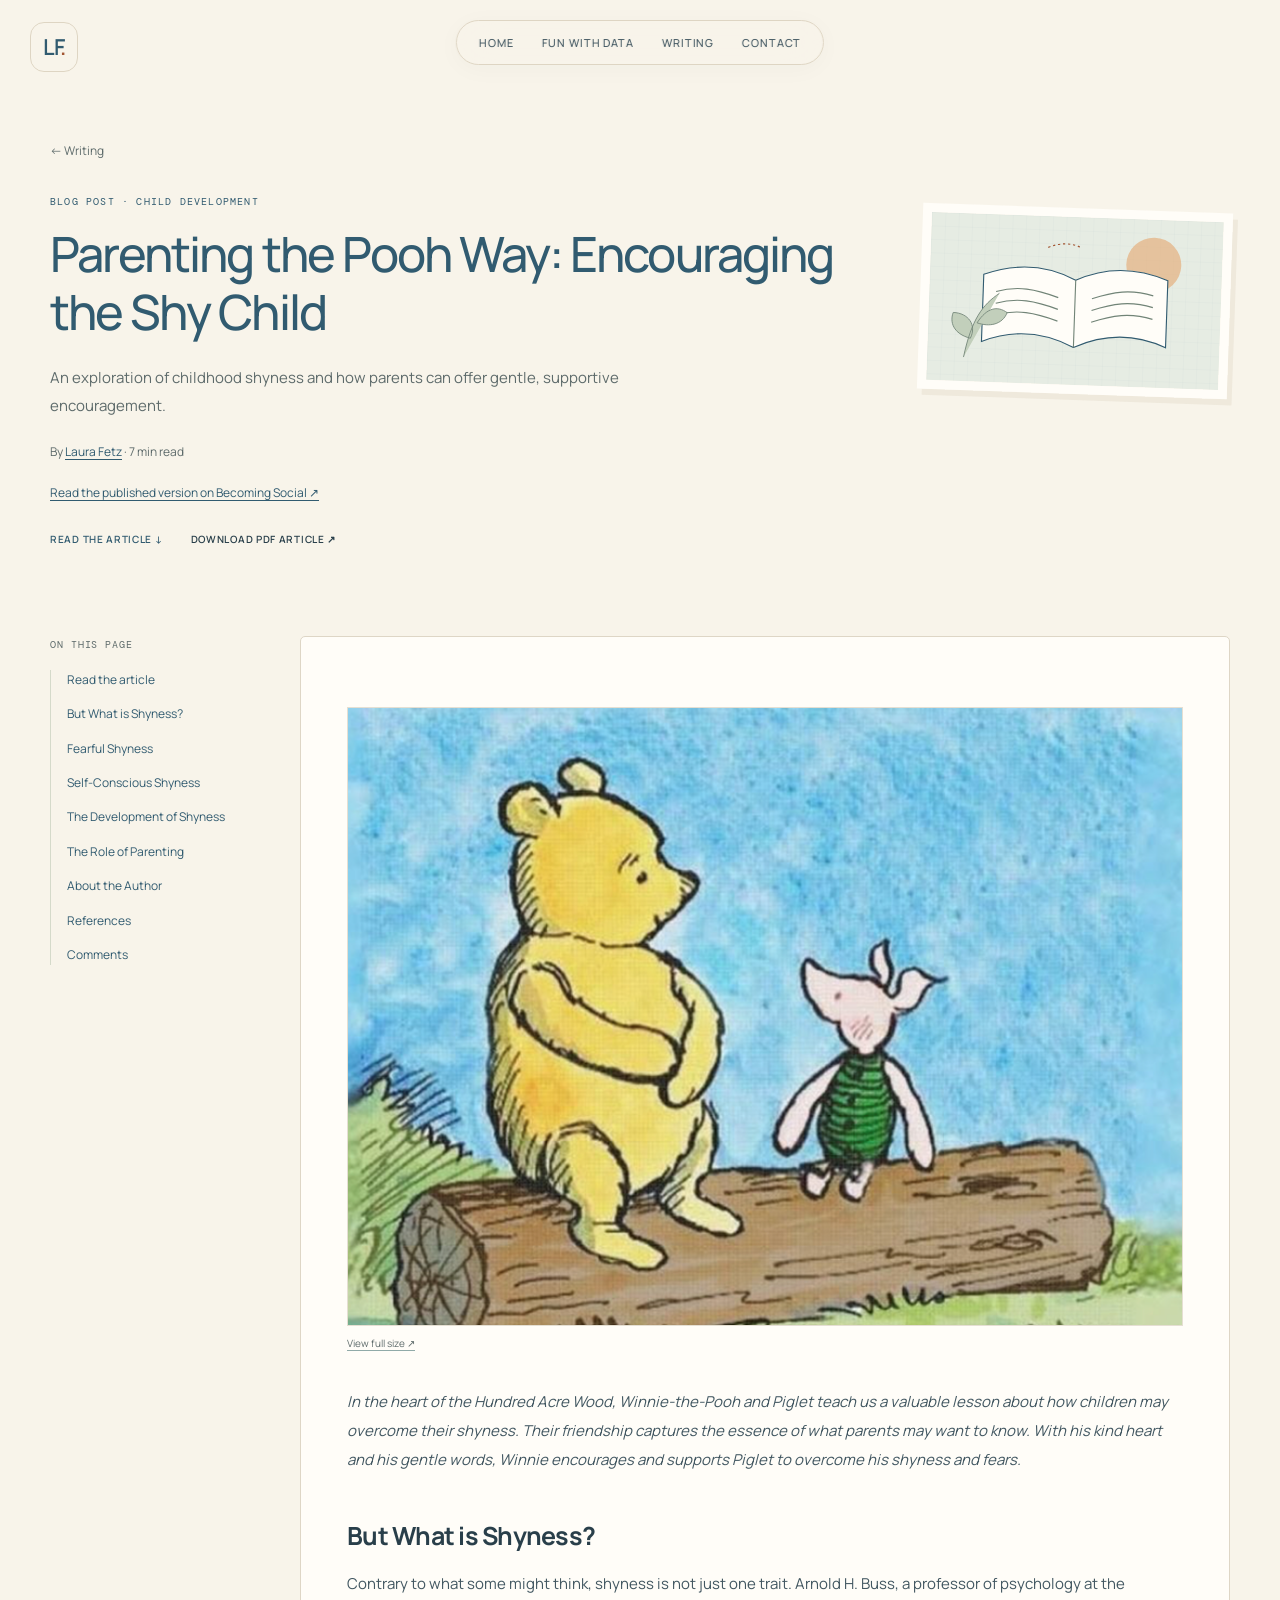
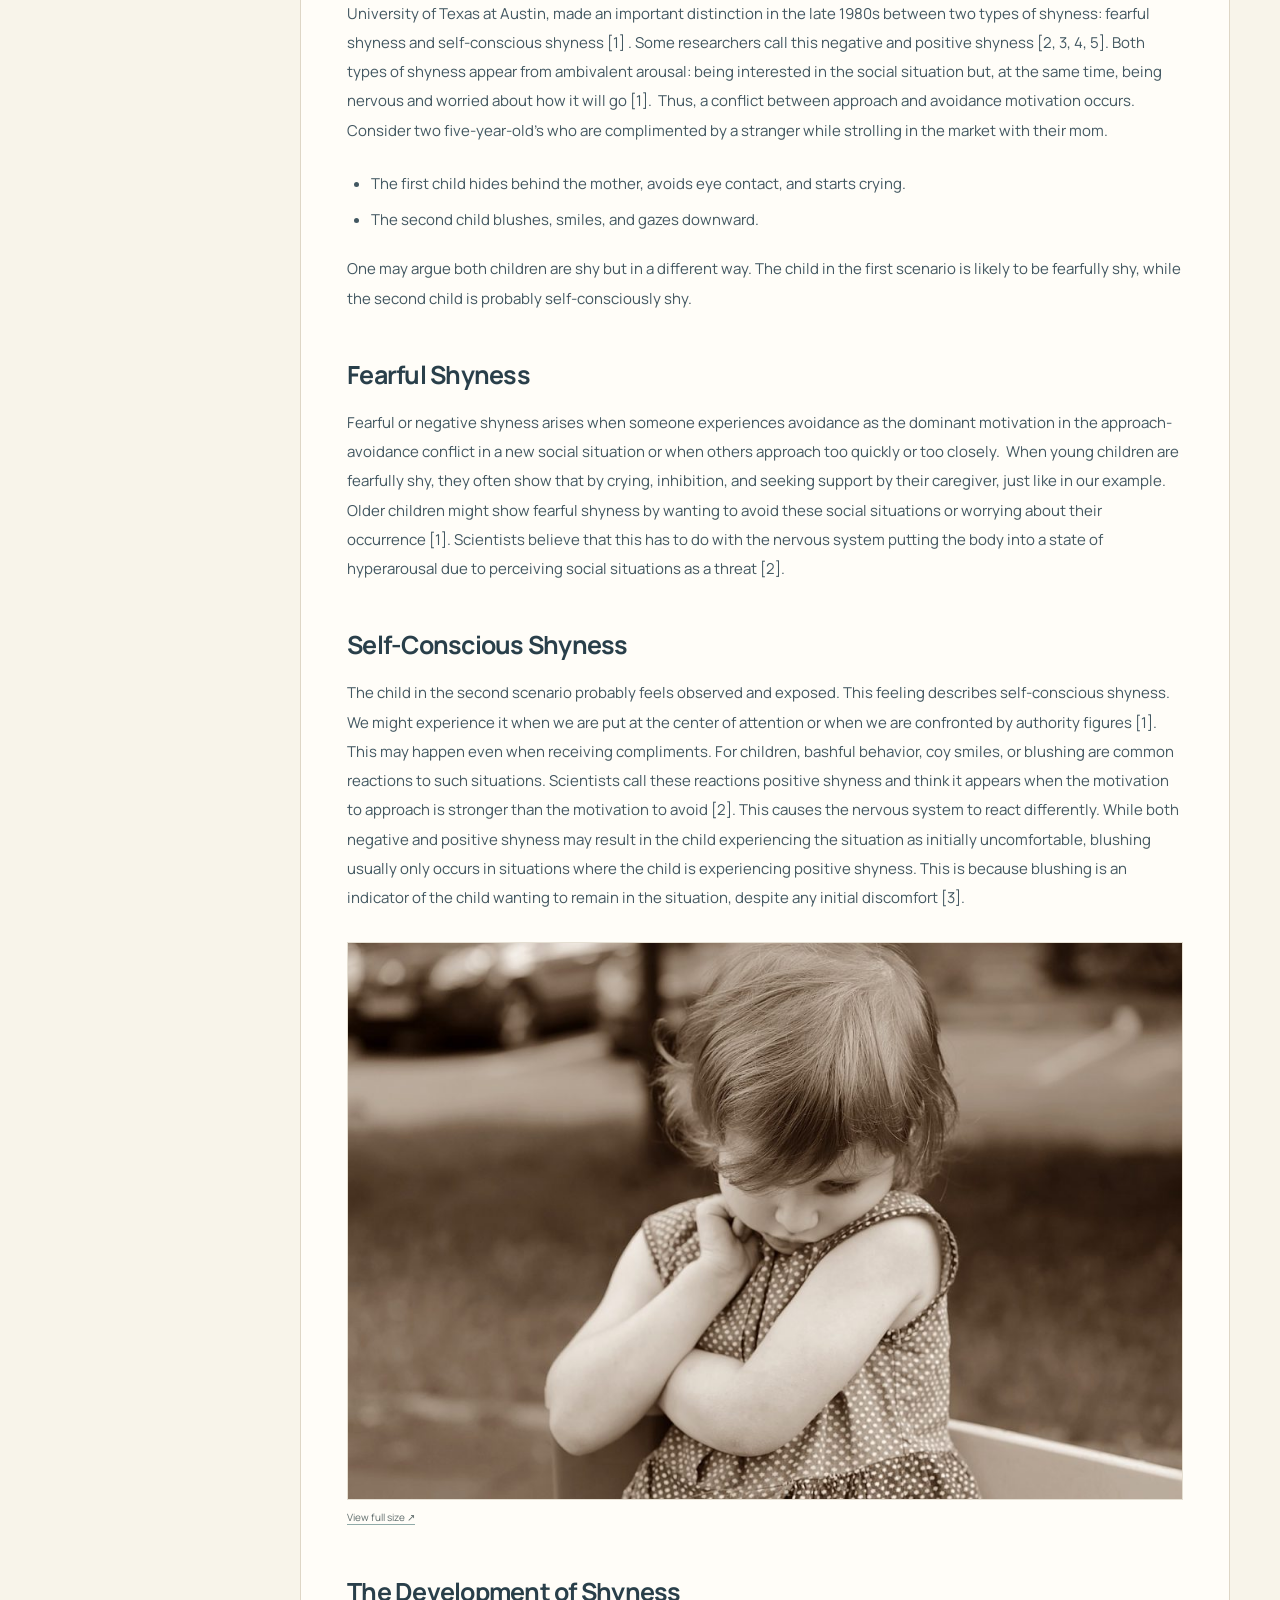
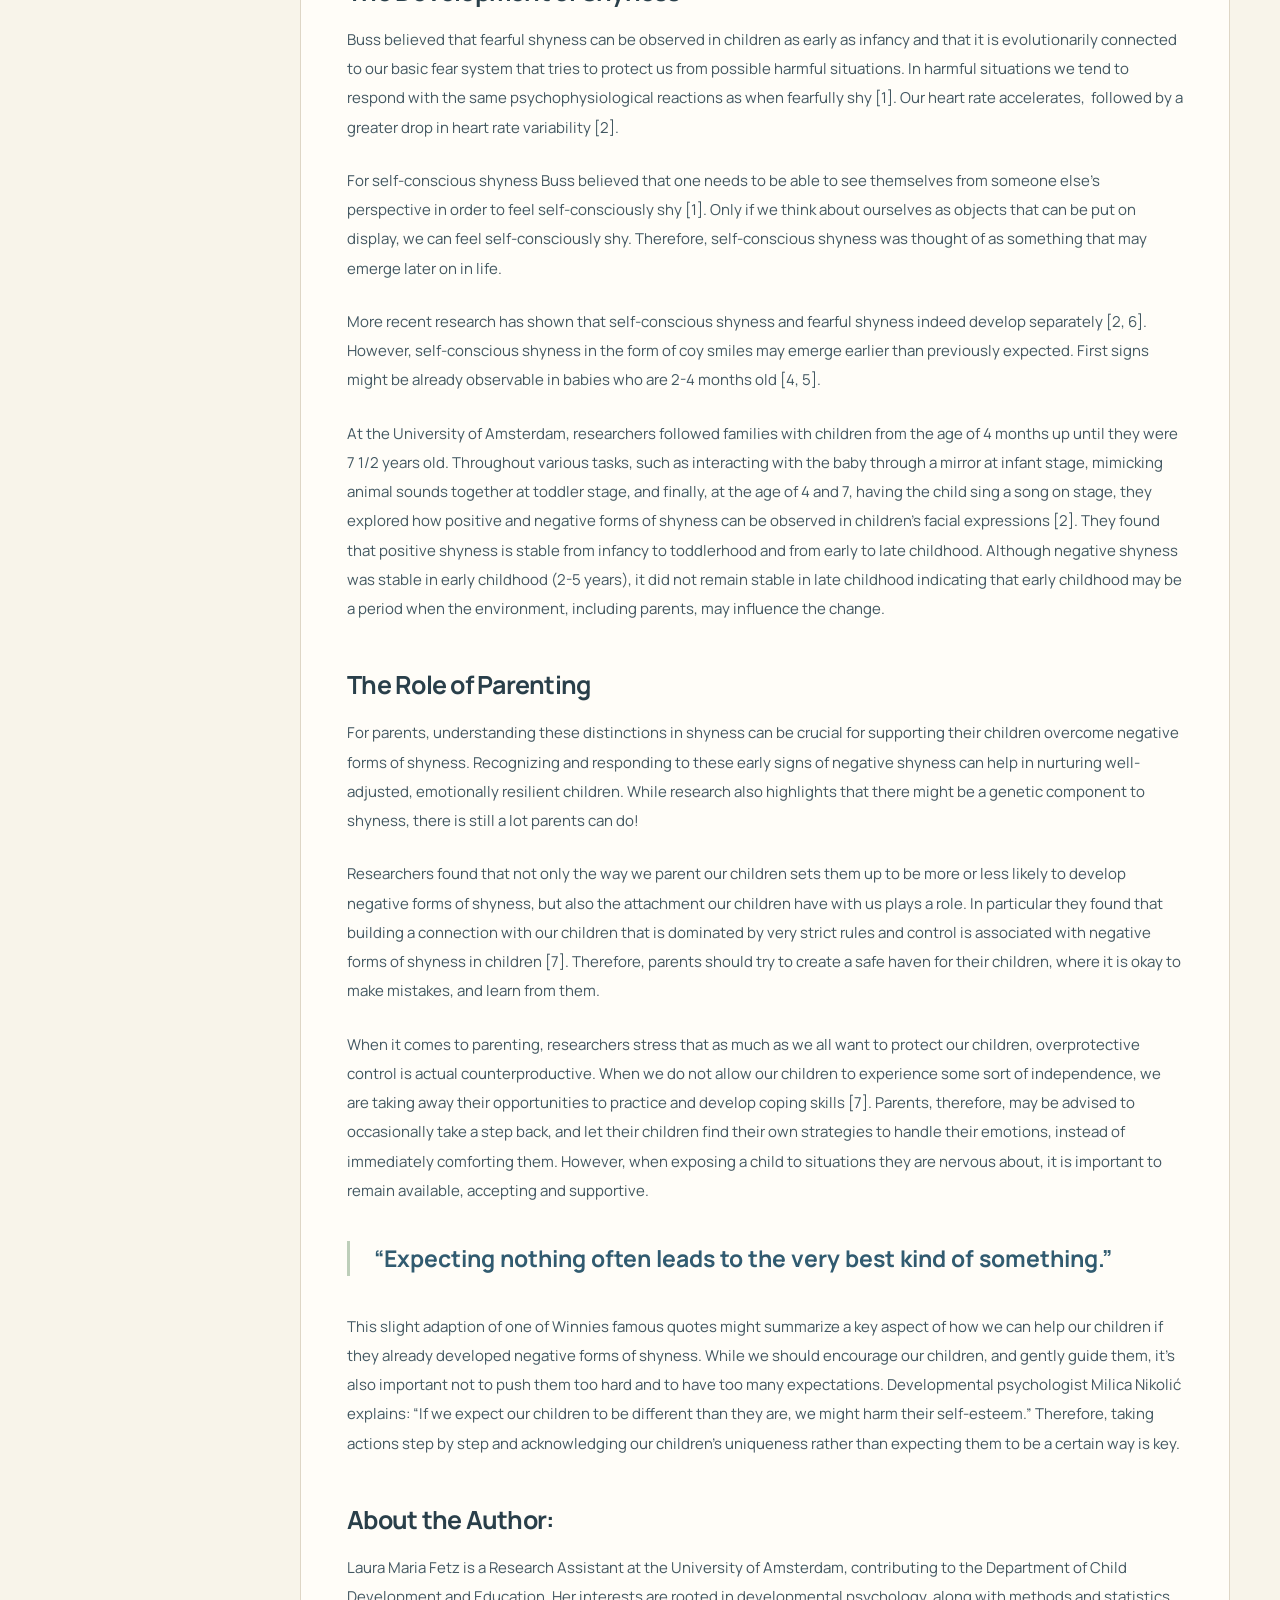
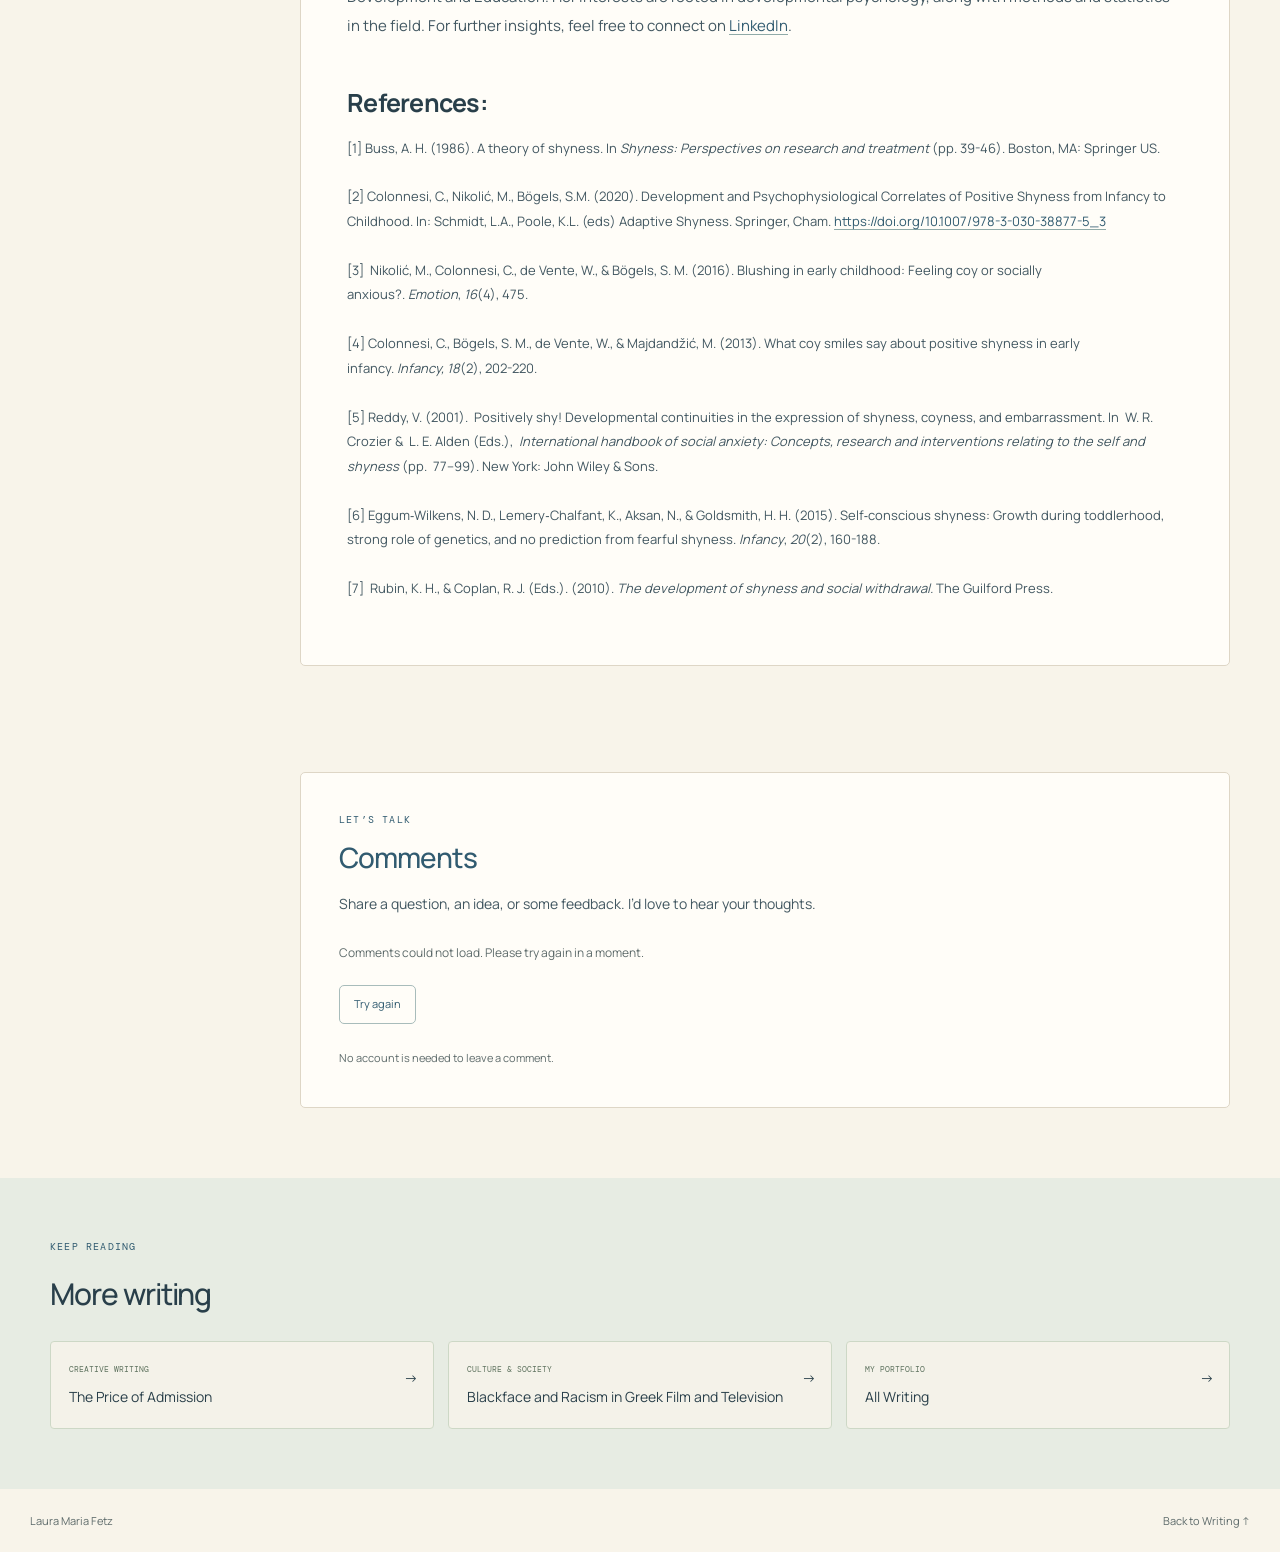
<file: writing/parenting-the-pooh-way/index.html>
<!DOCTYPE html>
<html lang="en"><head><meta charset="UTF-8"><meta name="viewport" content="width=device-width, initial-scale=1"><meta name="description" content="An exploration of childhood shyness and how parents can offer gentle, supportive encouragement."><meta name="theme-color" content="#f8f4ea"><title>Parenting the Pooh Way: Encouraging the Shy Child — Laura Maria Fetz</title><link rel="icon" href="../../favicon.svg" type="image/svg+xml"><link rel="preconnect" href="https://fonts.googleapis.com"><link rel="preconnect" href="https://fonts.gstatic.com" crossorigin><link href="https://fonts.googleapis.com/css2?family=Manrope:wght@400;500;600;700&amp;family=DM+Mono:wght@400;500&amp;display=swap" rel="stylesheet"><link rel="stylesheet" href="../../tooplate-ivory-style.css"><link rel="stylesheet" href="../../personal.css"><link rel="stylesheet" href="../../project.css"><link rel="stylesheet" href="../../writing.css?v=admission"><link rel="stylesheet" href="https://www.htmlcommentbox.com/static/skins/bootstrap/twitter-bootstrap.css?v=0"><link rel="stylesheet" href="../../comments.css?v=guest-comments"></head>
<body class="project-page writing-page"><a class="skip-link" href="#main">Skip to content</a><a class="site-mark" href="../../index.html#home" aria-label="Laura Maria Fetz, home">LF<span>.</span></a>
<nav class="pill-nav" aria-label="Main navigation"><a href="../../index.html#home">Home</a><a href="../../index.html#projects">Fun with Data</a><a href="../../index.html#writing" class="active" aria-current="location">Writing</a><a href="../../index.html#contact">Contact</a></nav>
<button class="hamburger" aria-label="Open navigation" aria-expanded="false" aria-controls="mobile-navigation"><span></span><span></span><span></span></button><nav class="mobile-nav" id="mobile-navigation" aria-label="Mobile navigation" hidden><a href="../../index.html#home">Home</a><a href="../../index.html#projects">Fun with Data</a><a href="../../index.html#writing" aria-current="location">Writing</a><a href="../../index.html#contact">Contact</a></nav>
<main id="main"><header class="project-hero"><div class="project-heading"><a class="project-back" href="../../index.html#writing">← Writing</a><p class="section-eyebrow">Blog post · Child development</p><h1 data-source-paragraph="0">Parenting the Pooh Way: Encouraging the Shy Child</h1><p class="project-deck">An exploration of childhood shyness and how parents can offer gentle, supportive encouragement.</p><p class="writing-byline">By <span data-source-paragraph="2"><a href="https://www.linkedin.com/in/laura-maria-fetz/" target="_blank" rel="noopener noreferrer">Laura Fetz</a></span><span aria-hidden="true"> · </span>7 min read</p><p class="writing-byline"><a href="https://www.becomingsocial.org/2024/01/25/post-number-2/" target="_blank" rel="noopener noreferrer">Read the published version on Becoming Social <span aria-hidden="true">↗</span></a></p><div class="project-hero-actions"><a class="cta-link" href="#article">Read the article <span aria-hidden="true">↓</span></a><a class="cta-link cta-link--dark" href="downloads/parenting-the-pooh-way.pdf" download>Download PDF article <span aria-hidden="true">↗</span></a></div></div><img class="project-cover" src="../../images/writing-development.svg" alt="" width="520" height="300"></header>
<div class="project-reading-layout"><aside class="project-contents"><p>On this page</p><nav aria-label="Article contents"><a href="#article">Read the article</a><a href="#what-is-shyness">But What is Shyness?</a><a href="#fearful-shyness">Fearful Shyness</a><a href="#self-conscious-shyness">Self-Conscious Shyness</a><a href="#development-of-shyness">The Development of Shyness</a><a href="#role-of-parenting">The Role of Parenting</a><a href="#about-the-author">About the Author</a><a href="#references">References</a><a href="#comments">Comments</a></nav></aside><article class="project-document writing-document" aria-label="Full blog post"><div class="project-reader-section writing-reader" id="article"><div class="project-prose writing-prose"><figure class="writing-figure" data-source-image="1"><a class="writing-image-link" href="assets/image-1.png" target="_blank" rel="noopener noreferrer" aria-label="Open image at full size"><img src="assets/image-1.png" alt="Winnie-the-Pooh and Piglet sitting together on a log" width="897" height="664" loading="lazy"></a><a class="writing-image-open" href="assets/image-1.png" target="_blank" rel="noopener noreferrer">View full size <span aria-hidden="true">↗</span></a></figure>
<p data-source-paragraph="3"><em>In the heart of the Hundred Acre Wood, Winnie-the-Pooh and Piglet teach us a valuable lesson about how children may overcome their shyness. Their friendship captures the essence of what parents may want to know. With his kind heart and his gentle words, Winnie encourages and supports Piglet to overcome his shyness and fears.</em></p>
<h2 id="what-is-shyness" data-source-paragraph="4"><strong>But What is Shyness?</strong></h2>
<p data-source-paragraph="5">Contrary to what some might think, shyness is not just one trait. Arnold H. Buss, a professor of psychology at the University of Texas at Austin, made an important distinction in the late 1980s between two types of shyness: fearful shyness and self-conscious shyness [1] . Some researchers call this negative and positive shyness [2, 3, 4, 5]. Both types of shyness appear from ambivalent arousal: being interested in the social situation but, at the same time, being nervous and worried about how it will go [1].  Thus, a conflict between approach and avoidance motivation occurs. Consider two five-year-old’s who are complimented by a stranger while strolling in the market with their mom.</p>
<ul>
<li data-source-paragraph="6">The first child hides behind the mother, avoids eye contact, and starts crying.</li>
<li data-source-paragraph="7">The second child blushes, smiles, and gazes downward.</li>
</ul>
<p data-source-paragraph="8">One may argue both children are shy but in a different way. The child in the first scenario is likely to be fearfully shy, while the second child is probably self-consciously shy.</p>
<h2 id="fearful-shyness" data-source-paragraph="9"><strong>Fearful Shyness</strong></h2>
<p data-source-paragraph="10">Fearful or negative shyness arises when someone experiences avoidance as the dominant motivation in the approach-avoidance conflict in a new social situation or when others approach too quickly or too closely.  When young children are fearfully shy, they often show that by crying, inhibition, and seeking support by their caregiver, just like in our example. Older children might show fearful shyness by wanting to avoid these social situations or worrying about their occurrence [1]. Scientists believe that this has to do with the nervous system putting the body into a state of hyperarousal due to perceiving social situations as a threat [2].</p>
<h2 id="self-conscious-shyness" data-source-paragraph="11"><strong>Self-Conscious Shyness</strong></h2>
<p data-source-paragraph="12">The child in the second scenario probably feels observed and exposed. This feeling describes self-conscious shyness. We might experience it when we are put at the center of attention or when we are confronted by authority figures [1]. This may happen even when receiving compliments. For children, bashful behavior, coy smiles, or blushing are common reactions to such situations. Scientists call these reactions positive shyness and think it appears when the motivation to approach is stronger than the motivation to avoid [2]. This causes the nervous system to react differently. While both negative and positive shyness may result in the child experiencing the situation as initially uncomfortable, blushing usually only occurs in situations where the child is experiencing positive shyness. This is because blushing is an indicator of the child wanting to remain in the situation, despite any initial discomfort [3].</p>
<figure class="writing-figure" data-source-image="13"><a class="writing-image-link" href="assets/image-2.jpeg" target="_blank" rel="noopener noreferrer" aria-label="Open image at full size"><img src="assets/image-2.jpeg" alt="A child looking down with their hands resting against their cheeks" width="1024" height="682" loading="lazy"></a><a class="writing-image-open" href="assets/image-2.jpeg" target="_blank" rel="noopener noreferrer">View full size <span aria-hidden="true">↗</span></a></figure>
<h2 id="development-of-shyness" data-source-paragraph="14"><strong>The Development of Shyness</strong></h2>
<p data-source-paragraph="15">Buss believed that fearful shyness can be observed in children as early as infancy and that it is evolutionarily connected to our basic fear system that tries to protect us from possible harmful situations. In harmful situations we tend to respond with the same psychophysiological reactions as when fearfully shy [1]. Our heart rate accelerates,  followed by a greater drop in heart rate variability [2].</p>
<p data-source-paragraph="16">For self-conscious shyness Buss believed that one needs to be able to see themselves from someone else’s perspective in order to feel self-consciously shy [1]. Only if we think about ourselves as objects that can be put on display, we can feel self-consciously shy. Therefore, self-conscious shyness was thought of as something that may emerge later on in life.</p>
<p data-source-paragraph="17">More recent research has shown that self-conscious shyness and fearful shyness indeed develop separately [2, 6]. However, self-conscious shyness in the form of coy smiles may emerge earlier than previously expected. First signs might be already observable in babies who are 2-4 months old [4, 5].</p>
<p data-source-paragraph="18">At the University of Amsterdam, researchers followed families with children from the age of 4 months up until they were 7 1/2 years old. Throughout various tasks, such as interacting with the baby through a mirror at infant stage, mimicking animal sounds together at toddler stage, and finally, at the age of 4 and 7, having the child sing a song on stage, they explored how positive and negative forms of shyness can be observed in children’s facial expressions [2]. They found that positive shyness is stable from infancy to toddlerhood and from early to late childhood. Although negative shyness was stable in early childhood (2-5 years), it did not remain stable in late childhood indicating that early childhood may be a period when the environment, including parents, may influence the change.</p>
<h2 id="role-of-parenting" data-source-paragraph="19"><strong>The Role of Parenting</strong></h2>
<p data-source-paragraph="20">For parents, understanding these distinctions in shyness can be crucial for supporting their children overcome negative forms of shyness. Recognizing and responding to these early signs of negative shyness can help in nurturing well-adjusted, emotionally resilient children. While research also highlights that there might be a genetic component to shyness, there is still a lot parents can do!</p>
<p data-source-paragraph="21">Researchers found that not only the way we parent our children sets them up to be more or less likely to develop negative forms of shyness, but also the attachment our children have with us plays a role. In particular they found that building a connection with our children that is dominated by very strict rules and control is associated with negative forms of shyness in children [7]. Therefore, parents should try to create a safe haven for their children, where it is okay to make mistakes, and learn from them.</p>
<p data-source-paragraph="22">When it comes to parenting, researchers stress that as much as we all want to protect our children, overprotective control is actual counterproductive. When we do not allow our children to experience some sort of independence, we are taking away their opportunities to practice and develop coping skills [7]. Parents, therefore, may be advised to occasionally take a step back, and let their children find their own strategies to handle their emotions, instead of immediately comforting them. However, when exposing a child to situations they are nervous about, it is important to remain available, accepting and supportive.</p>
<blockquote class="writing-quote" data-source-paragraph="23"><strong>“Expecting nothing often leads to the very best kind of something.”</strong></blockquote>
<p data-source-paragraph="24">This slight adaption of one of Winnies famous quotes might summarize a key aspect of how we can help our children if they already developed negative forms of shyness. While we should encourage our children, and gently guide them, it’s also important not to push them too hard and to have too many expectations. Developmental psychologist Milica Nikolić explains: “If we expect our children to be different than they are, we might harm their self-esteem.” Therefore, taking actions step by step and acknowledging our children’s uniqueness rather than expecting them to be a certain way is key.</p>
<h2 id="about-the-author" data-source-paragraph="25"><strong>About the Author:</strong></h2>
<p data-source-paragraph="26">Laura Maria Fetz is a Research Assistant at the University of Amsterdam, contributing to the Department of Child Development and Education. Her interests are rooted in developmental psychology, along with methods and statistics in the field. For further insights, feel free to connect on <a href="https://www.linkedin.com/in/laura-maria-fetz/" target="_blank" rel="noopener noreferrer">LinkedIn</a>.</p>
<h2 id="references" data-source-paragraph="27"><strong>References:</strong></h2>
<p data-source-paragraph="28" class="writing-reference">[1] Buss, A. H. (1986). A theory of shyness. In <em>Shyness: Perspectives on research and treatment</em> (pp. 39-46). Boston, MA: Springer US.</p>
<p data-source-paragraph="29" class="writing-reference">[2] Colonnesi, C., Nikolić, M., Bögels, S.M. (2020). Development and Psychophysiological Correlates of Positive Shyness from Infancy to Childhood. In: Schmidt, L.A., Poole, K.L. (eds) Adaptive Shyness. Springer, Cham. <a href="https://doi.org/10.1007/978-3-030-38877-5_3" target="_blank" rel="noopener noreferrer">https://doi.org/10.1007/978-3-030-38877-5_3</a></p>
<p data-source-paragraph="30" class="writing-reference">[3]  Nikolić, M., Colonnesi, C., de Vente, W., &amp; Bögels, S. M. (2016). Blushing in early childhood: Feeling coy or socially anxious?. <em>Emotion</em>, <em>16</em>(4), 475.</p>
<p data-source-paragraph="31" class="writing-reference">[4] Colonnesi, C., Bögels, S. M., de Vente, W., &amp; Majdandžić, M. (2013). What coy smiles say about positive shyness in early infancy. <em>Infancy, 18</em>(2), 202-220.</p>
<p data-source-paragraph="32" class="writing-reference">[5] Reddy, V. (2001).  Positively shy! Developmental continuities in the expression of shyness, coyness, and embarrassment. In  W. R. Crozier &amp;  L. E. Alden (Eds.),  <em>International handbook of social anxiety: Concepts, research and interventions relating to the self and shyness</em> (pp.  77–99). New York: John Wiley &amp; Sons.</p>
<p data-source-paragraph="33" class="writing-reference">[6] Eggum‐Wilkens, N. D., Lemery‐Chalfant, K., Aksan, N., &amp; Goldsmith, H. H. (2015). Self‐conscious shyness: Growth during toddlerhood, strong role of genetics, and no prediction from fearful shyness. <em>Infancy</em>, <em>20</em>(2), 160-188.</p>
<p data-source-paragraph="34" class="writing-reference">[7]  Rubin, K. H., &amp; Coplan, R. J. (Eds.). (2010). <em>The development of shyness and social withdrawal.</em> The Guilford Press.</p></div></div></article></div>
<section class="comments-section" id="comments" aria-labelledby="comments-title"><div class="comments-panel"><p class="section-eyebrow">Let’s talk</p><h2 id="comments-title">Comments</h2><p class="comments-intro">Share a question, an idea, or some feedback. I’d love to hear your thoughts.</p><p class="comments-status" role="status" hidden></p><div class="comment-thread" id="HCB_comment_box"></div><button class="reader-button reader-button-secondary comments-retry" type="button" hidden>Try again</button><p class="comments-credit">No account is needed to leave a comment.</p><noscript><p class="comments-status">Please enable JavaScript to read and post comments.</p></noscript></div></section>
<section class="other-projects more-writing" aria-labelledby="more-title"><p class="section-eyebrow">Keep reading</p><h2 id="more-title">More writing</h2><div><a href="../the-price-of-admission/"><span>Creative writing</span>The Price of Admission <b aria-hidden="true">→</b></a><a href="../blackface-and-racism-in-greek-film-and-television/"><span>Culture &amp; society</span>Blackface and Racism in Greek Film and Television <b aria-hidden="true">→</b></a><a href="../../index.html#writing"><span>My portfolio</span>All Writing <b aria-hidden="true">→</b></a></div></section></main>
<footer class="project-footer"><a href="../../index.html#home">Laura Maria Fetz</a><a href="../../index.html#writing">Back to Writing ↑</a></footer><script src="../../personal.js?v=seven-chapters" defer></script><script src="../../comments.js?v=guest-comments-3" defer></script></body></html>
</file>
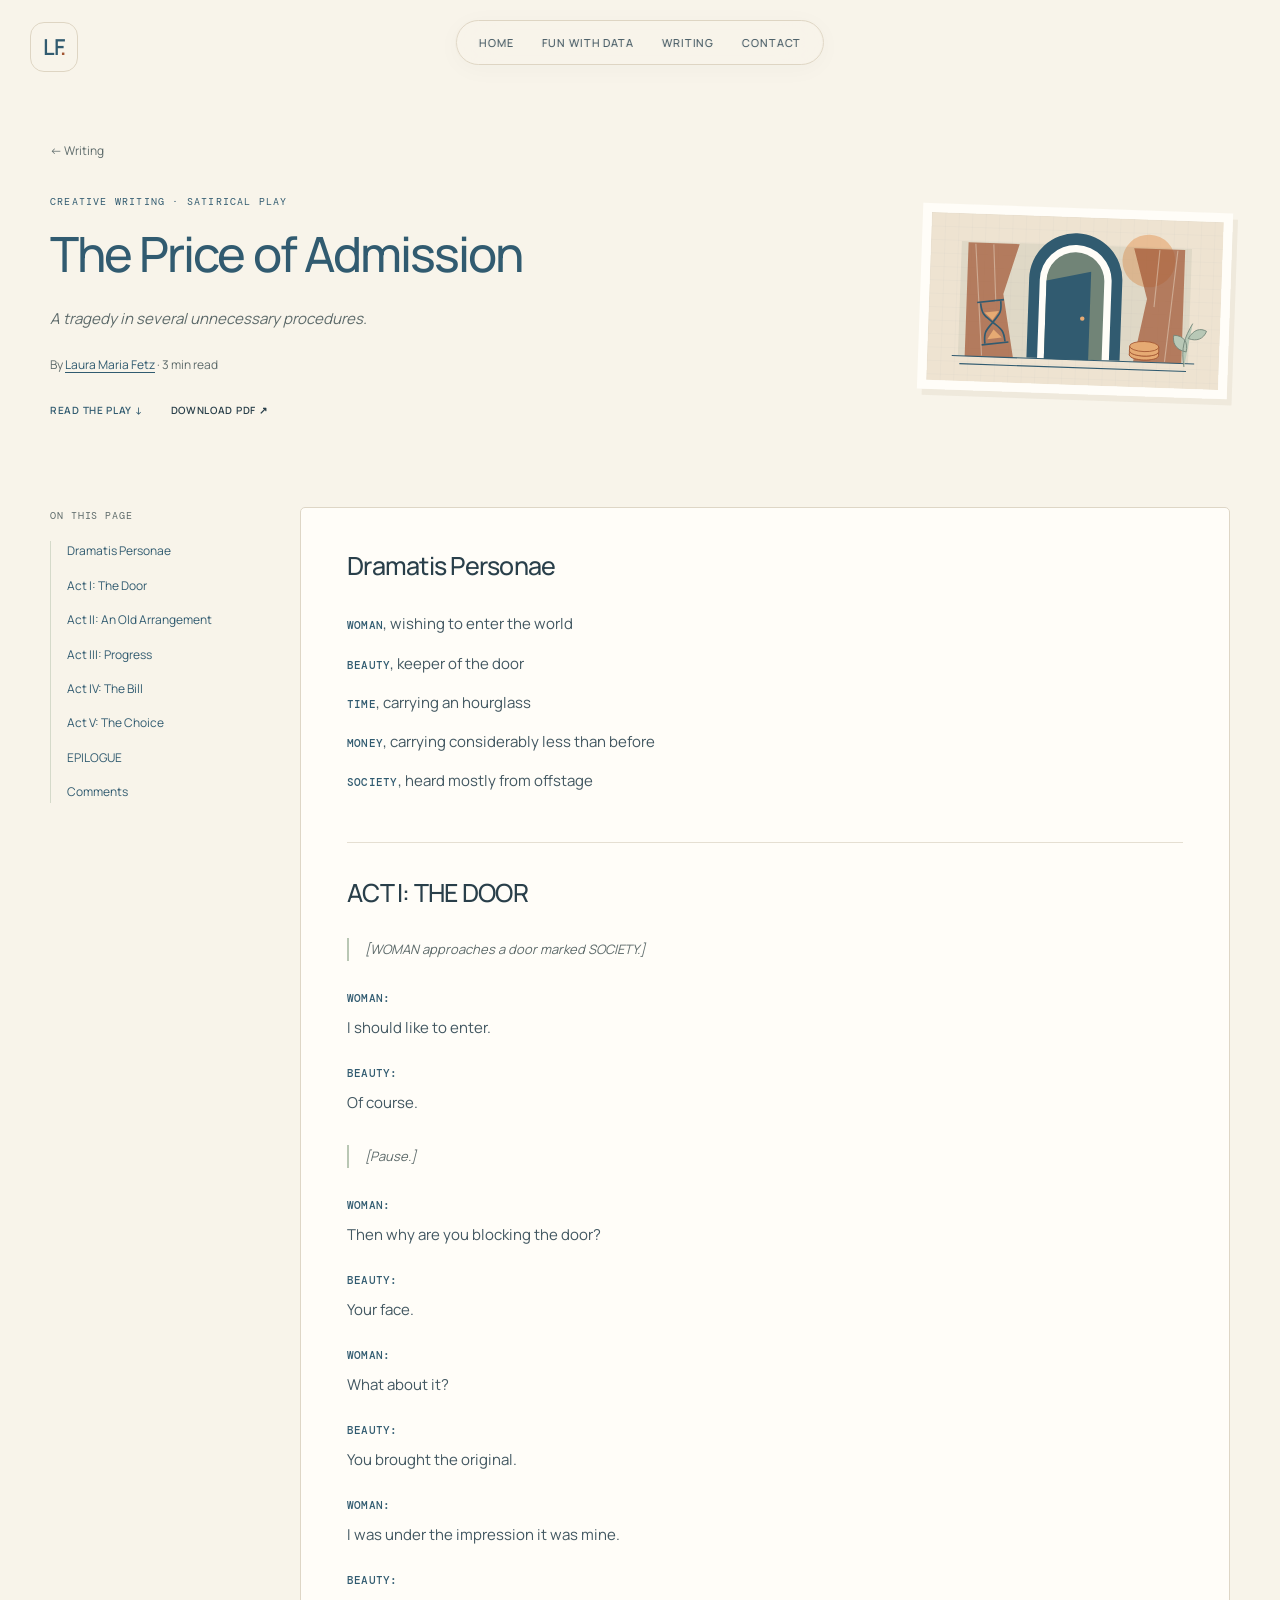
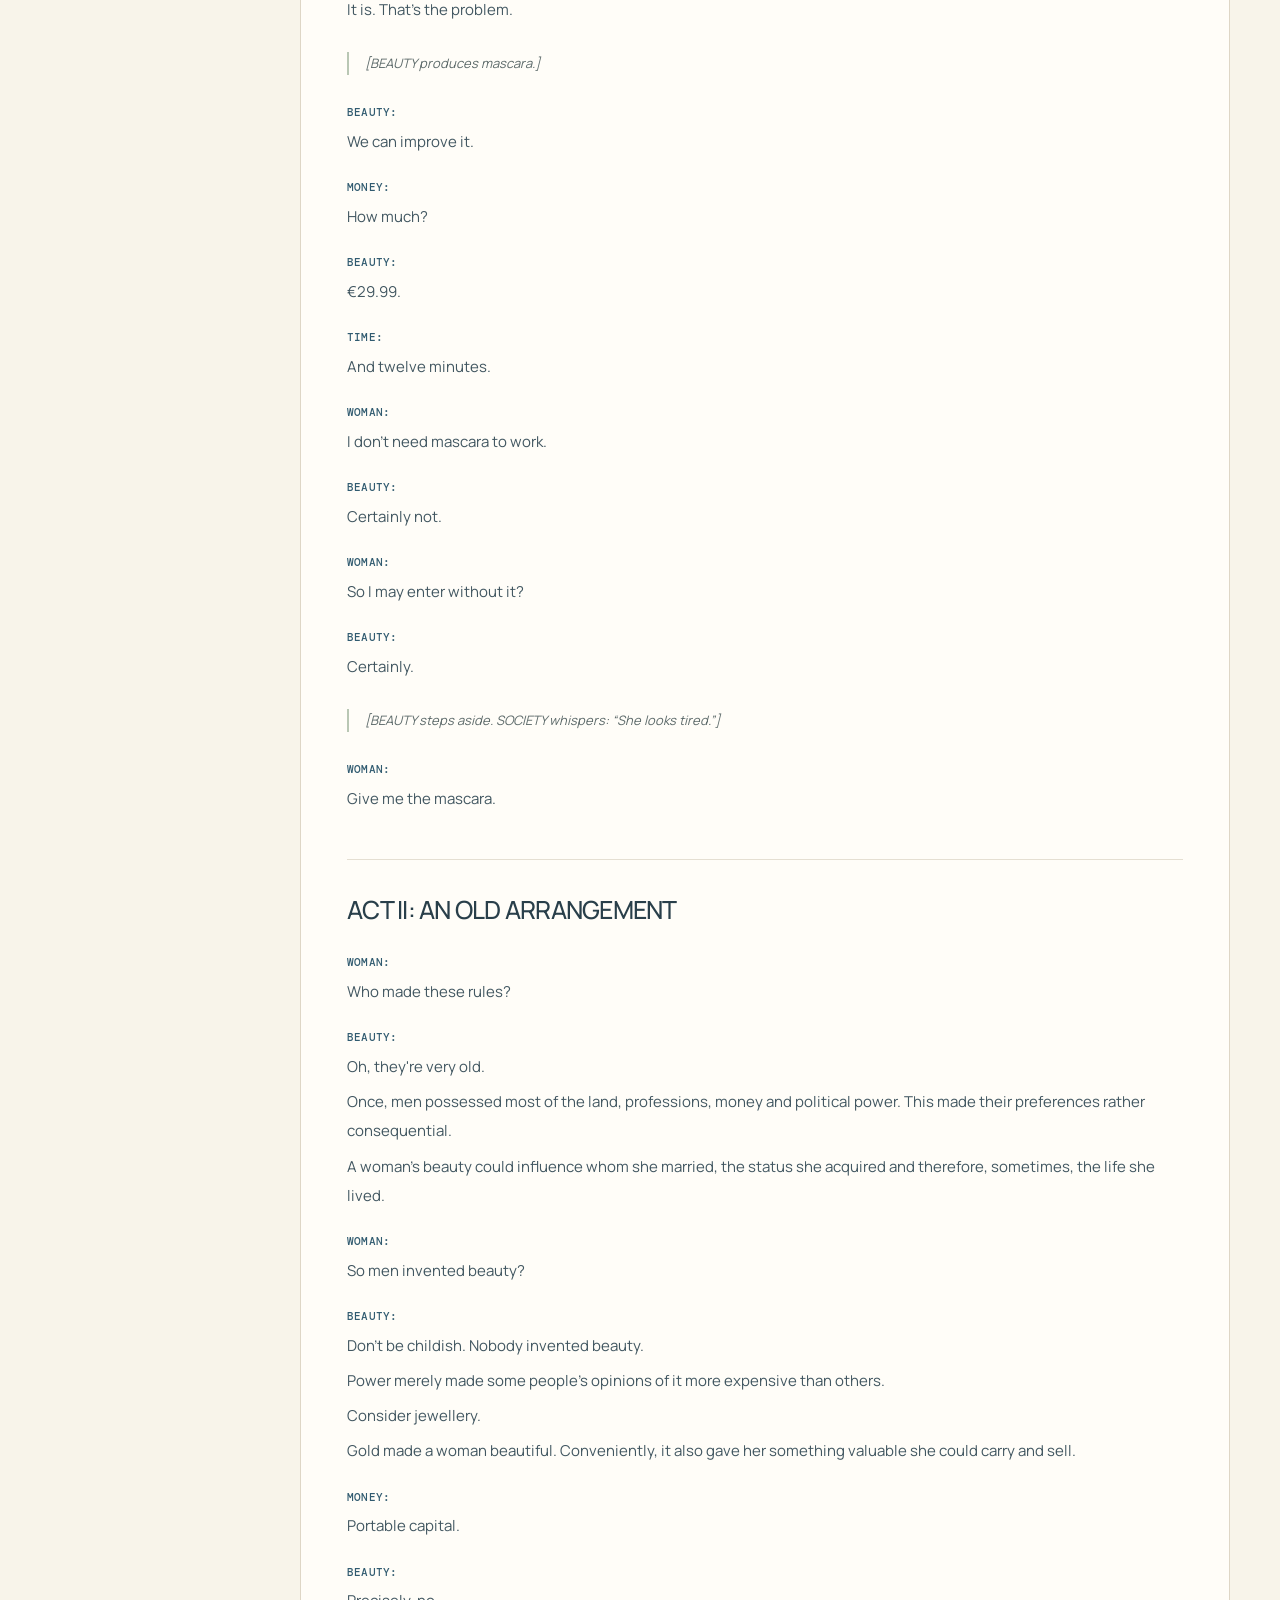
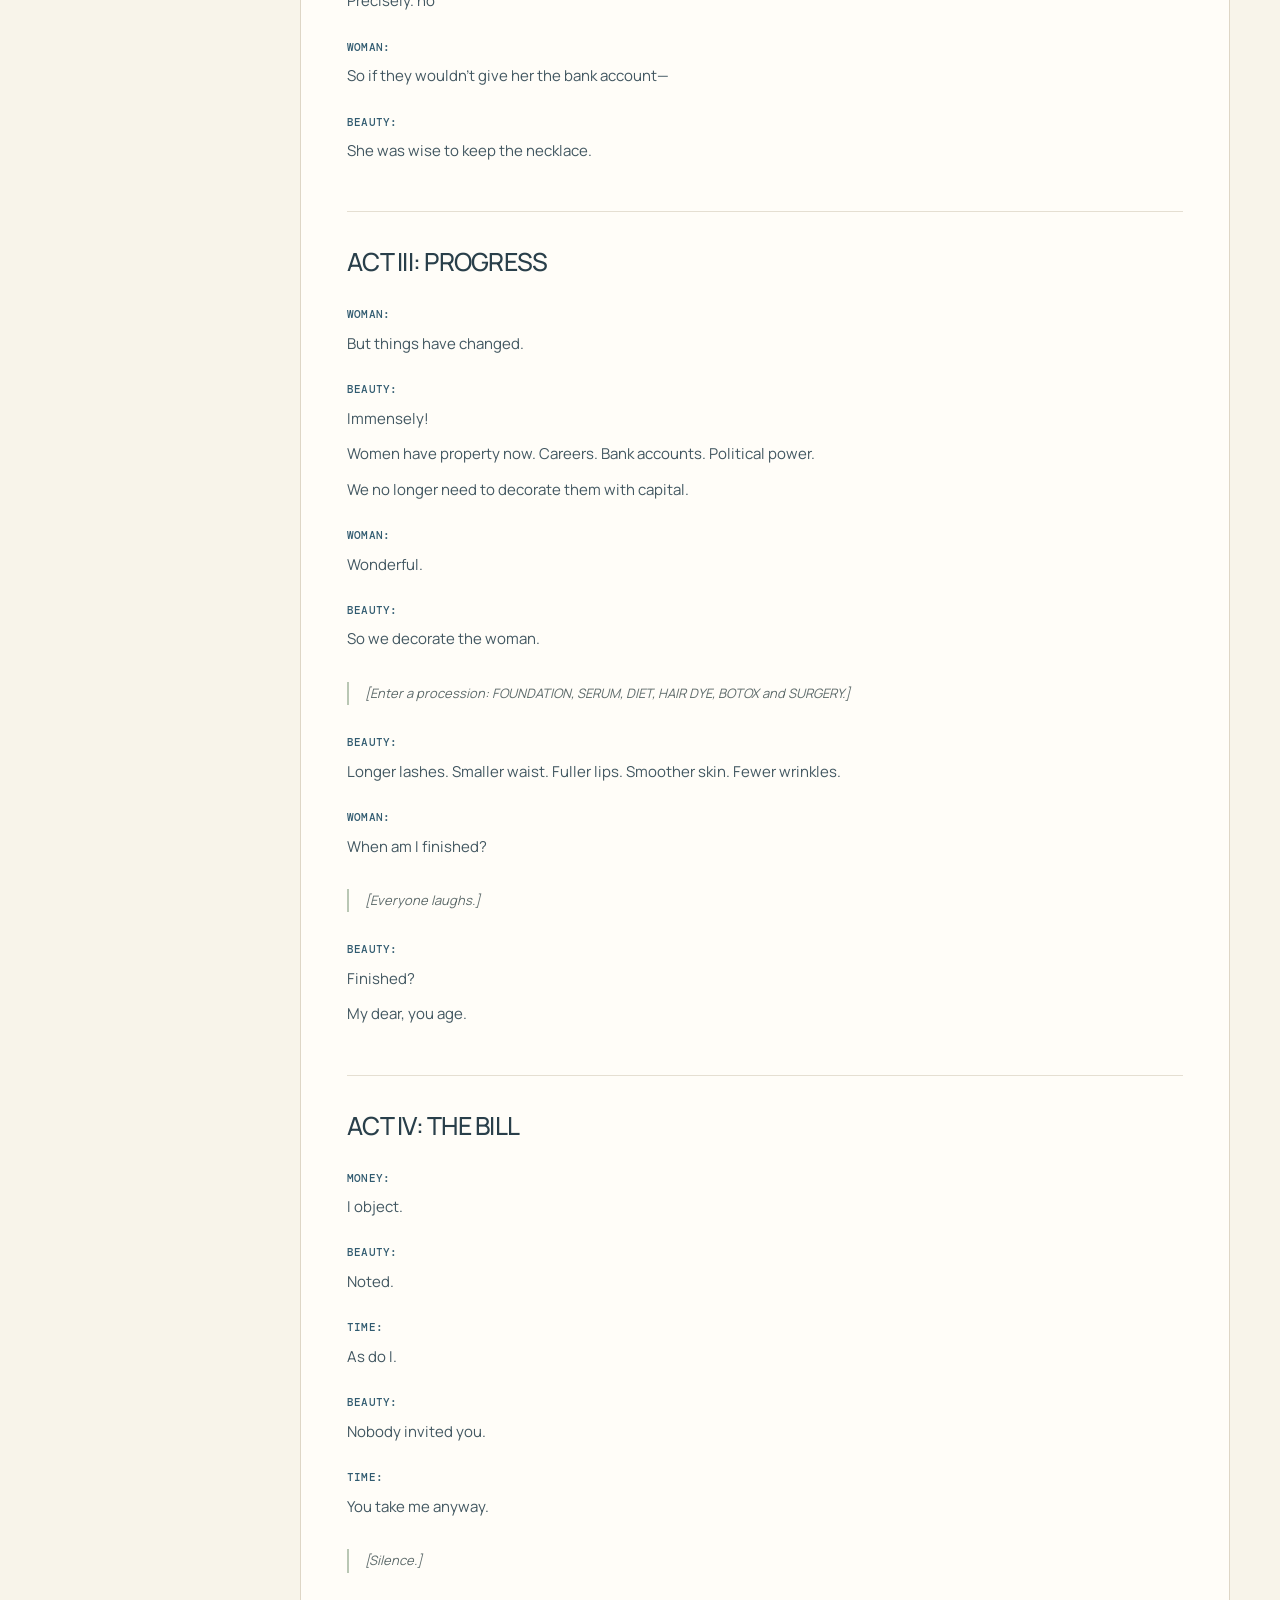
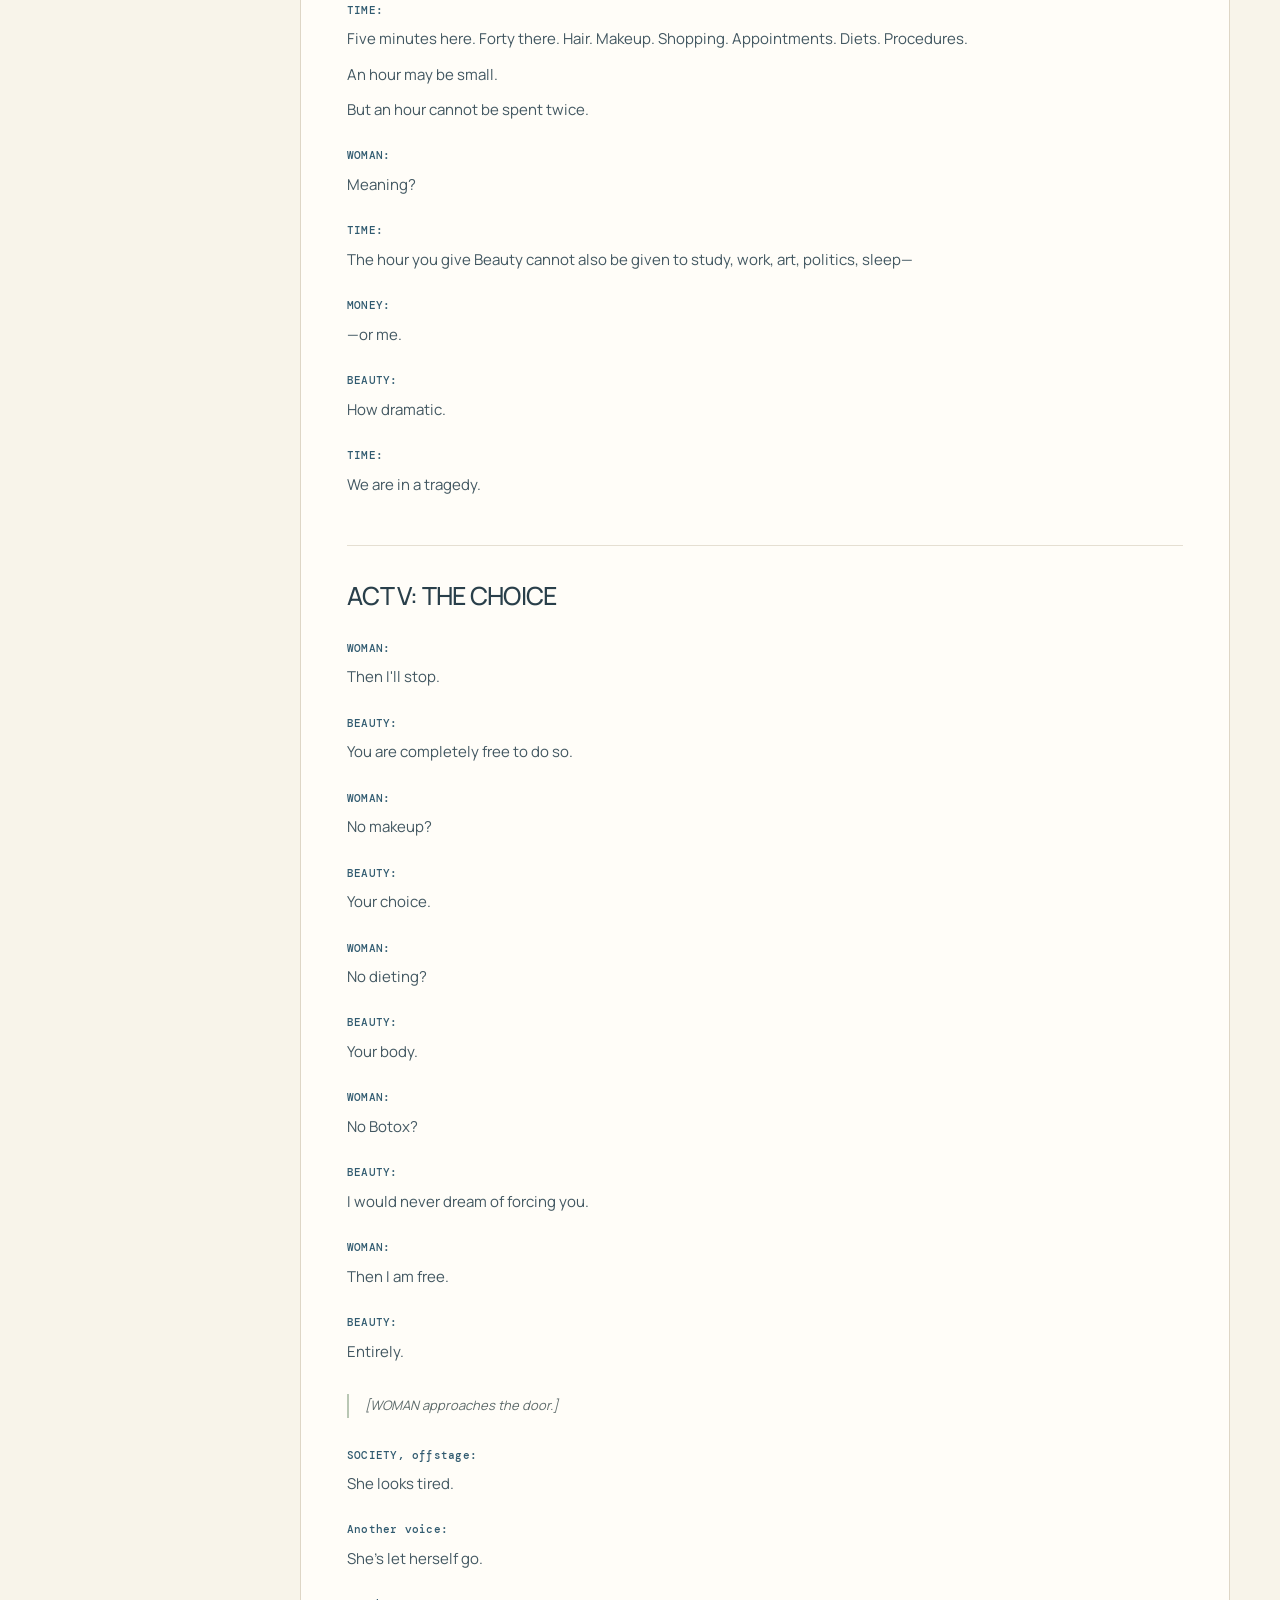
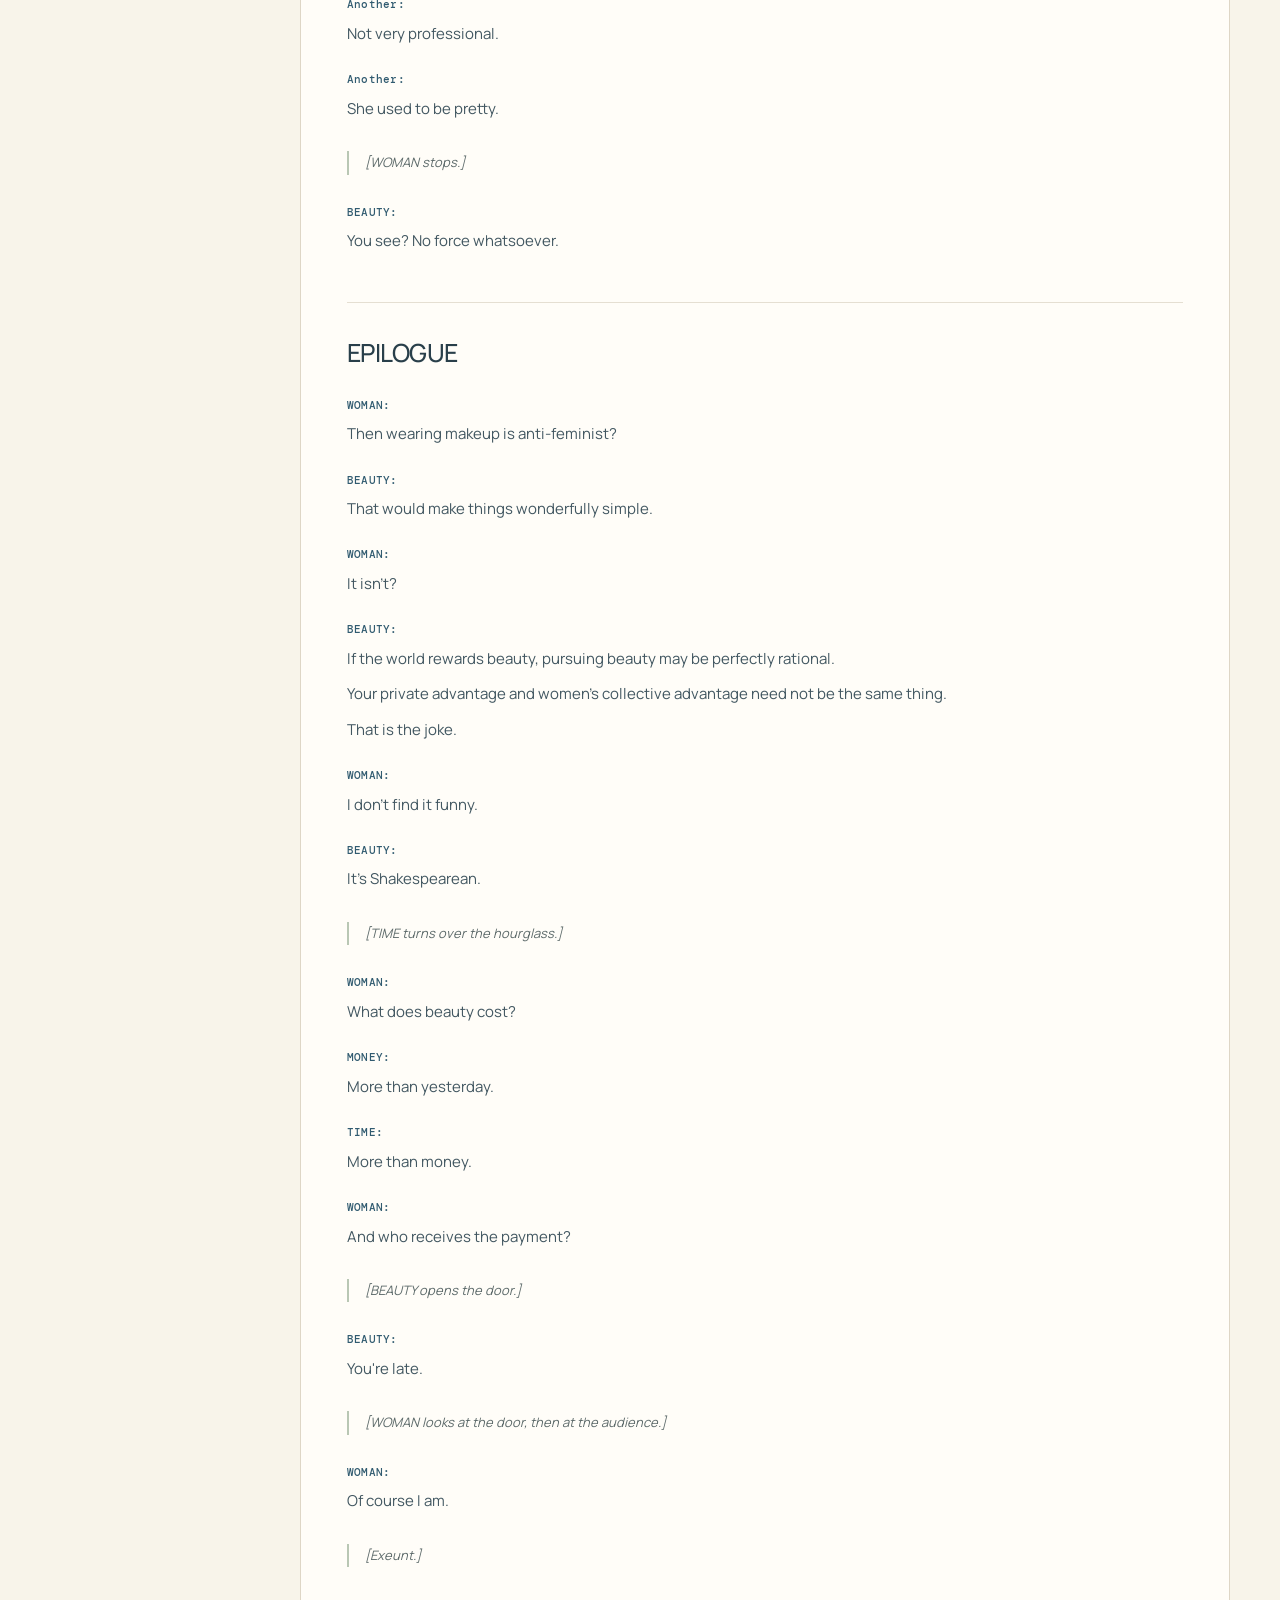
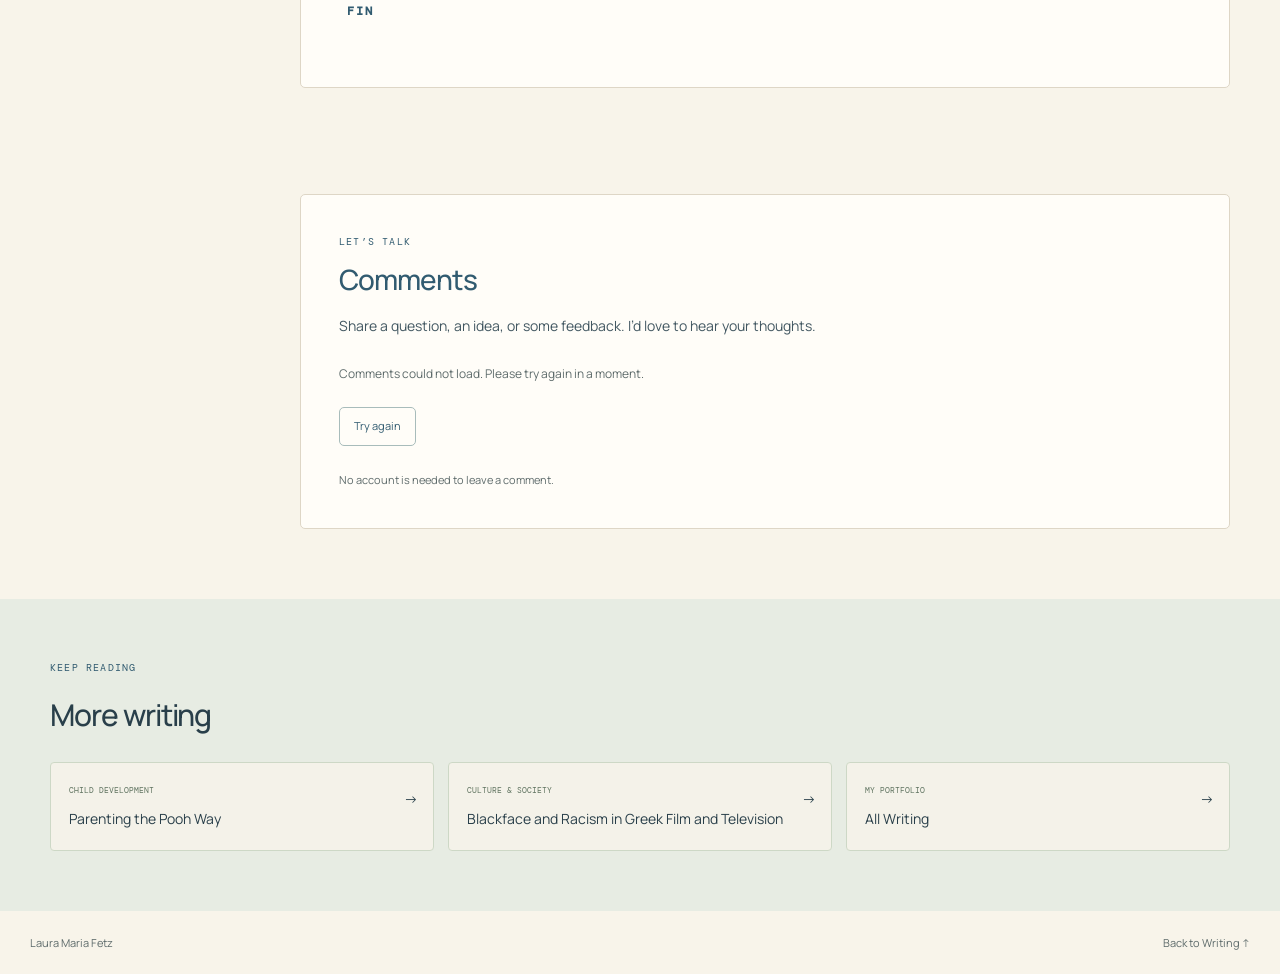
<file: writing/the-price-of-admission/index.html>
<!DOCTYPE html>
<html lang="en"><head><meta charset="UTF-8"><meta name="viewport" content="width=device-width, initial-scale=1"><meta name="description" content="A satirical play about beauty, social expectations, and the price of admission."><meta name="theme-color" content="#f8f4ea"><title>The Price of Admission — Laura Maria Fetz</title><link rel="icon" href="../../favicon.svg" type="image/svg+xml"><link rel="preconnect" href="https://fonts.googleapis.com"><link rel="preconnect" href="https://fonts.gstatic.com" crossorigin><link href="https://fonts.googleapis.com/css2?family=Manrope:wght@400;500;600;700&amp;family=DM+Mono:wght@400;500&amp;display=swap" rel="stylesheet"><link rel="stylesheet" href="../../tooplate-ivory-style.css"><link rel="stylesheet" href="../../personal.css"><link rel="stylesheet" href="../../project.css"><link rel="stylesheet" href="../../writing.css?v=admission"><link rel="stylesheet" href="https://www.htmlcommentbox.com/static/skins/bootstrap/twitter-bootstrap.css?v=0"><link rel="stylesheet" href="../../comments.css?v=guest-comments"></head>
<body class="project-page writing-page play-page"><a class="skip-link" href="#main">Skip to content</a><a class="site-mark" href="../../index.html#home" aria-label="Laura Maria Fetz, home">LF<span>.</span></a>
<nav class="pill-nav" aria-label="Main navigation"><a href="../../index.html#home">Home</a><a href="../../index.html#projects">Fun with Data</a><a href="../../index.html#writing" class="active" aria-current="location">Writing</a><a href="../../index.html#contact">Contact</a></nav>
<button class="hamburger" aria-label="Open navigation" aria-expanded="false" aria-controls="mobile-navigation"><span></span><span></span><span></span></button><nav class="mobile-nav" id="mobile-navigation" aria-label="Mobile navigation" hidden><a href="../../index.html#home">Home</a><a href="../../index.html#projects">Fun with Data</a><a href="../../index.html#writing" aria-current="location">Writing</a><a href="../../index.html#contact">Contact</a></nav>
<main id="main">
<header class="project-hero"><div class="project-heading"><a class="project-back" href="../../index.html#writing">← Writing</a><p class="section-eyebrow">Creative writing · Satirical play</p><h1 data-source-block="0">The Price of Admission</h1><p class="project-deck play-subtitle" data-source-block="1"><em>A tragedy in several unnecessary procedures.</em></p><p class="writing-byline">By <a href="https://www.linkedin.com/in/laura-maria-fetz/" target="_blank" rel="noopener noreferrer">Laura Maria Fetz</a><span aria-hidden="true"> · </span>3 min read</p><div class="project-hero-actions"><a class="cta-link" href="#play">Read the play <span aria-hidden="true">↓</span></a><a class="cta-link cta-link--dark" href="downloads/the-price-of-admission.pdf" download>Download PDF <span aria-hidden="true">↗</span></a></div></div><img class="project-cover" src="../../images/writing-admission.svg" alt="" width="520" height="300"></header>
<div class="project-reading-layout"><aside class="project-contents"><p>On this page</p><nav aria-label="Play contents"><a href="#dramatis-personae">Dramatis Personae</a><a href="#act-i-the-door">Act I: The Door</a><a href="#act-ii-an-old-arrangement">Act II: An Old Arrangement</a><a href="#act-iii-progress">Act III: Progress</a><a href="#act-iv-the-bill">Act IV: The Bill</a><a href="#act-v-the-choice">Act V: The Choice</a><a href="#epilogue">EPILOGUE</a><a href="#comments">Comments</a></nav></aside><article class="project-document writing-document" aria-label="Full satirical play"><div class="project-reader-section writing-reader" id="play"><div class="project-prose writing-prose play-prose"><h2 id="dramatis-personae" data-source-block="2">Dramatis Personae</h2><ul class="play-cast"><li data-source-block="3"><strong>WOMAN</strong>, wishing to enter the world</li><li data-source-block="4"><strong>BEAUTY</strong>, keeper of the door</li><li data-source-block="5"><strong>TIME</strong>, carrying an hourglass</li><li data-source-block="6"><strong>MONEY</strong>, carrying considerably less than before</li><li data-source-block="7"><strong>SOCIETY</strong>, heard mostly from offstage</li></ul><h2 id="act-i-the-door" data-source-block="8">ACT I: THE DOOR</h2><p class="play-stage" data-source-block="9"><em>[WOMAN approaches a door marked SOCIETY.]</em></p><p class="play-speech"><strong class="play-speaker" data-source-block="10">WOMAN:</strong><span class="play-line" data-source-block="11">I should like to enter.</span></p><p class="play-speech"><strong class="play-speaker" data-source-block="12">BEAUTY:</strong><span class="play-line" data-source-block="13">Of course.</span></p><p class="play-stage" data-source-block="14"><em>[Pause.]</em></p><p class="play-speech"><strong class="play-speaker" data-source-block="15">WOMAN:</strong><span class="play-line" data-source-block="16">Then why are you blocking the door?</span></p><p class="play-speech"><strong class="play-speaker" data-source-block="17">BEAUTY:</strong><span class="play-line" data-source-block="18">Your face.</span></p><p class="play-speech"><strong class="play-speaker" data-source-block="19">WOMAN:</strong><span class="play-line" data-source-block="20">What about it?</span></p><p class="play-speech"><strong class="play-speaker" data-source-block="21">BEAUTY:</strong><span class="play-line" data-source-block="22">You brought the original.</span></p><p class="play-speech"><strong class="play-speaker" data-source-block="23">WOMAN:</strong><span class="play-line" data-source-block="24">I was under the impression it was mine.</span></p><p class="play-speech"><strong class="play-speaker" data-source-block="25">BEAUTY:</strong><span class="play-line" data-source-block="26">It is. That&#x27;s the problem.</span></p><p class="play-stage" data-source-block="27"><em>[BEAUTY produces mascara.]</em></p><p class="play-speech"><strong class="play-speaker" data-source-block="28">BEAUTY:</strong><span class="play-line" data-source-block="29">We can improve it.</span></p><p class="play-speech"><strong class="play-speaker" data-source-block="30">MONEY:</strong><span class="play-line" data-source-block="31">How much?</span></p><p class="play-speech"><strong class="play-speaker" data-source-block="32">BEAUTY:</strong><span class="play-line" data-source-block="33">€29.99.</span></p><p class="play-speech"><strong class="play-speaker" data-source-block="34">TIME:</strong><span class="play-line" data-source-block="35">And twelve minutes.</span></p><p class="play-speech"><strong class="play-speaker" data-source-block="36">WOMAN:</strong><span class="play-line" data-source-block="37">I don&#x27;t need mascara to work.</span></p><p class="play-speech"><strong class="play-speaker" data-source-block="38">BEAUTY:</strong><span class="play-line" data-source-block="39">Certainly not.</span></p><p class="play-speech"><strong class="play-speaker" data-source-block="40">WOMAN:</strong><span class="play-line" data-source-block="41">So I may enter without it?</span></p><p class="play-speech"><strong class="play-speaker" data-source-block="42">BEAUTY:</strong><span class="play-line" data-source-block="43">Certainly.</span></p><p class="play-stage" data-source-block="44"><em>[BEAUTY steps aside. SOCIETY whispers: “She looks tired.”]</em></p><p class="play-speech"><strong class="play-speaker" data-source-block="45">WOMAN:</strong><span class="play-line" data-source-block="46">Give me the mascara.</span></p><h2 id="act-ii-an-old-arrangement" data-source-block="47">ACT II: AN OLD ARRANGEMENT</h2><p class="play-speech"><strong class="play-speaker" data-source-block="48">WOMAN:</strong><span class="play-line" data-source-block="49">Who made these rules?</span></p><p class="play-speech"><strong class="play-speaker" data-source-block="50">BEAUTY:</strong><span class="play-line" data-source-block="51">Oh, they&#x27;re very old.</span><span class="play-line" data-source-block="52">Once, men possessed most of the land, professions, money and political power. This made their preferences rather consequential.</span><span class="play-line" data-source-block="53">A woman&#x27;s beauty could influence whom she married, the status she acquired and therefore, sometimes, the life she lived.</span></p><p class="play-speech"><strong class="play-speaker" data-source-block="54">WOMAN:</strong><span class="play-line" data-source-block="55">So men invented beauty?</span></p><p class="play-speech"><strong class="play-speaker" data-source-block="56">BEAUTY:</strong><span class="play-line" data-source-block="57">Don&#x27;t be childish. Nobody invented beauty.</span><span class="play-line" data-source-block="58">Power merely made some people&#x27;s opinions of it more expensive than others.</span><span class="play-line" data-source-block="59">Consider jewellery.</span><span class="play-line" data-source-block="60">Gold made a woman beautiful. Conveniently, it also gave her something valuable she could carry and sell.</span></p><p class="play-speech"><strong class="play-speaker" data-source-block="61">MONEY:</strong><span class="play-line" data-source-block="62">Portable capital.</span></p><p class="play-speech"><strong class="play-speaker" data-source-block="63">BEAUTY:</strong><span class="play-line" data-source-block="64">Precisely. no</span></p><p class="play-speech"><strong class="play-speaker" data-source-block="65">WOMAN:</strong><span class="play-line" data-source-block="66">So if they wouldn&#x27;t give her the bank account—</span></p><p class="play-speech"><strong class="play-speaker" data-source-block="67">BEAUTY:</strong><span class="play-line" data-source-block="68">She was wise to keep the necklace.</span></p><h2 id="act-iii-progress" data-source-block="69">ACT III: PROGRESS</h2><p class="play-speech"><strong class="play-speaker" data-source-block="70">WOMAN:</strong><span class="play-line" data-source-block="71">But things have changed.</span></p><p class="play-speech"><strong class="play-speaker" data-source-block="72">BEAUTY:</strong><span class="play-line" data-source-block="73">Immensely!</span><span class="play-line" data-source-block="74">Women have property now. Careers. Bank accounts. Political power.</span><span class="play-line" data-source-block="75">We no longer need to decorate them with capital.</span></p><p class="play-speech"><strong class="play-speaker" data-source-block="76">WOMAN:</strong><span class="play-line" data-source-block="77">Wonderful.</span></p><p class="play-speech"><strong class="play-speaker" data-source-block="78">BEAUTY:</strong><span class="play-line" data-source-block="79">So we decorate the woman.</span></p><p class="play-stage" data-source-block="80"><em>[Enter a procession: FOUNDATION, SERUM, DIET, HAIR DYE, BOTOX and SURGERY.]</em></p><p class="play-speech"><strong class="play-speaker" data-source-block="81">BEAUTY:</strong><span class="play-line" data-source-block="82">Longer lashes. Smaller waist. Fuller lips. Smoother skin. Fewer wrinkles.</span></p><p class="play-speech"><strong class="play-speaker" data-source-block="83">WOMAN:</strong><span class="play-line" data-source-block="84">When am I finished?</span></p><p class="play-stage" data-source-block="85"><em>[Everyone laughs.]</em></p><p class="play-speech"><strong class="play-speaker" data-source-block="86">BEAUTY:</strong><span class="play-line" data-source-block="87">Finished?</span><span class="play-line" data-source-block="88">My dear, you age.</span></p><h2 id="act-iv-the-bill" data-source-block="89">ACT IV: THE BILL</h2><p class="play-speech"><strong class="play-speaker" data-source-block="90">MONEY:</strong><span class="play-line" data-source-block="91">I object.</span></p><p class="play-speech"><strong class="play-speaker" data-source-block="92">BEAUTY:</strong><span class="play-line" data-source-block="93">Noted.</span></p><p class="play-speech"><strong class="play-speaker" data-source-block="94">TIME:</strong><span class="play-line" data-source-block="95">As do I.</span></p><p class="play-speech"><strong class="play-speaker" data-source-block="96">BEAUTY:</strong><span class="play-line" data-source-block="97">Nobody invited you.</span></p><p class="play-speech"><strong class="play-speaker" data-source-block="98">TIME:</strong><span class="play-line" data-source-block="99">You take me anyway.</span></p><p class="play-stage" data-source-block="100"><em>[Silence.]</em></p><p class="play-speech"><strong class="play-speaker" data-source-block="101">TIME:</strong><span class="play-line" data-source-block="102">Five minutes here. Forty there. Hair. Makeup. Shopping. Appointments. Diets. Procedures.</span><span class="play-line" data-source-block="103">An hour may be small.</span><span class="play-line" data-source-block="104">But an hour cannot be spent twice.</span></p><p class="play-speech"><strong class="play-speaker" data-source-block="105">WOMAN:</strong><span class="play-line" data-source-block="106">Meaning?</span></p><p class="play-speech"><strong class="play-speaker" data-source-block="107">TIME:</strong><span class="play-line" data-source-block="108">The hour you give Beauty cannot also be given to study, work, art, politics, sleep—</span></p><p class="play-speech"><strong class="play-speaker" data-source-block="109">MONEY:</strong><span class="play-line" data-source-block="110">—or me.</span></p><p class="play-speech"><strong class="play-speaker" data-source-block="111">BEAUTY:</strong><span class="play-line" data-source-block="112">How dramatic.</span></p><p class="play-speech"><strong class="play-speaker" data-source-block="113">TIME:</strong><span class="play-line" data-source-block="114">We are in a tragedy.</span></p><h2 id="act-v-the-choice" data-source-block="115">ACT V: THE CHOICE</h2><p class="play-speech"><strong class="play-speaker" data-source-block="116">WOMAN:</strong><span class="play-line" data-source-block="117">Then I&#x27;ll stop.</span></p><p class="play-speech"><strong class="play-speaker" data-source-block="118">BEAUTY:</strong><span class="play-line" data-source-block="119">You are completely free to do so.</span></p><p class="play-speech"><strong class="play-speaker" data-source-block="120">WOMAN:</strong><span class="play-line" data-source-block="121">No makeup?</span></p><p class="play-speech"><strong class="play-speaker" data-source-block="122">BEAUTY:</strong><span class="play-line" data-source-block="123">Your choice.</span></p><p class="play-speech"><strong class="play-speaker" data-source-block="124">WOMAN:</strong><span class="play-line" data-source-block="125">No dieting?</span></p><p class="play-speech"><strong class="play-speaker" data-source-block="126">BEAUTY:</strong><span class="play-line" data-source-block="127">Your body.</span></p><p class="play-speech"><strong class="play-speaker" data-source-block="128">WOMAN:</strong><span class="play-line" data-source-block="129">No Botox?</span></p><p class="play-speech"><strong class="play-speaker" data-source-block="130">BEAUTY:</strong><span class="play-line" data-source-block="131">I would never dream of forcing you.</span></p><p class="play-speech"><strong class="play-speaker" data-source-block="132">WOMAN:</strong><span class="play-line" data-source-block="133">Then I am free.</span></p><p class="play-speech"><strong class="play-speaker" data-source-block="134">BEAUTY:</strong><span class="play-line" data-source-block="135">Entirely.</span></p><p class="play-stage" data-source-block="136"><em>[WOMAN approaches the door.]</em></p><p class="play-speech"><strong class="play-speaker" data-source-block="137">SOCIETY, offstage:</strong><span class="play-line" data-source-block="138">She looks tired.</span></p><p class="play-speech"><strong class="play-speaker" data-source-block="139">Another voice:</strong><span class="play-line" data-source-block="140">She&#x27;s let herself go.</span></p><p class="play-speech"><strong class="play-speaker" data-source-block="141">Another:</strong><span class="play-line" data-source-block="142">Not very professional.</span></p><p class="play-speech"><strong class="play-speaker" data-source-block="143">Another:</strong><span class="play-line" data-source-block="144">She used to be pretty.</span></p><p class="play-stage" data-source-block="145"><em>[WOMAN stops.]</em></p><p class="play-speech"><strong class="play-speaker" data-source-block="146">BEAUTY:</strong><span class="play-line" data-source-block="147">You see? No force whatsoever.</span></p><h2 id="epilogue" data-source-block="148">EPILOGUE</h2><p class="play-speech"><strong class="play-speaker" data-source-block="149">WOMAN:</strong><span class="play-line" data-source-block="150">Then wearing makeup is anti-feminist?</span></p><p class="play-speech"><strong class="play-speaker" data-source-block="151">BEAUTY:</strong><span class="play-line" data-source-block="152">That would make things wonderfully simple.</span></p><p class="play-speech"><strong class="play-speaker" data-source-block="153">WOMAN:</strong><span class="play-line" data-source-block="154">It isn&#x27;t?</span></p><p class="play-speech"><strong class="play-speaker" data-source-block="155">BEAUTY:</strong><span class="play-line" data-source-block="156">If the world rewards beauty, pursuing beauty may be perfectly rational.</span><span class="play-line" data-source-block="157">Your private advantage and women&#x27;s collective advantage need not be the same thing.</span><span class="play-line" data-source-block="158">That is the joke.</span></p><p class="play-speech"><strong class="play-speaker" data-source-block="159">WOMAN:</strong><span class="play-line" data-source-block="160">I don&#x27;t find it funny.</span></p><p class="play-speech"><strong class="play-speaker" data-source-block="161">BEAUTY:</strong><span class="play-line" data-source-block="162">It&#x27;s Shakespearean.</span></p><p class="play-stage" data-source-block="163"><em>[TIME turns over the hourglass.]</em></p><p class="play-speech"><strong class="play-speaker" data-source-block="164">WOMAN:</strong><span class="play-line" data-source-block="165">What does beauty cost?</span></p><p class="play-speech"><strong class="play-speaker" data-source-block="166">MONEY:</strong><span class="play-line" data-source-block="167">More than yesterday.</span></p><p class="play-speech"><strong class="play-speaker" data-source-block="168">TIME:</strong><span class="play-line" data-source-block="169">More than money.</span></p><p class="play-speech"><strong class="play-speaker" data-source-block="170">WOMAN:</strong><span class="play-line" data-source-block="171">And who receives the payment?</span></p><p class="play-stage" data-source-block="172"><em>[BEAUTY opens the door.]</em></p><p class="play-speech"><strong class="play-speaker" data-source-block="173">BEAUTY:</strong><span class="play-line" data-source-block="174">You&#x27;re late.</span></p><p class="play-stage" data-source-block="175"><em>[WOMAN looks at the door, then at the audience.]</em></p><p class="play-speech"><strong class="play-speaker" data-source-block="176">WOMAN:</strong><span class="play-line" data-source-block="177">Of course I am.</span></p><p class="play-stage" data-source-block="178"><em>[Exeunt.]</em></p><p class="play-fin" data-source-block="179"><strong>FIN</strong></p></div></div></article></div>
<section class="comments-section" id="comments" aria-labelledby="comments-title"><div class="comments-panel"><p class="section-eyebrow">Let’s talk</p><h2 id="comments-title">Comments</h2><p class="comments-intro">Share a question, an idea, or some feedback. I’d love to hear your thoughts.</p><p class="comments-status" role="status" hidden></p><div class="comment-thread" id="HCB_comment_box"></div><button class="reader-button reader-button-secondary comments-retry" type="button" hidden>Try again</button><p class="comments-credit">No account is needed to leave a comment.</p><noscript><p class="comments-status">Please enable JavaScript to read and post comments.</p></noscript></div></section>
<section class="other-projects more-writing" aria-labelledby="more-title"><p class="section-eyebrow">Keep reading</p><h2 id="more-title">More writing</h2><div><a href="../parenting-the-pooh-way/"><span>Child development</span>Parenting the Pooh Way <b aria-hidden="true">→</b></a><a href="../blackface-and-racism-in-greek-film-and-television/"><span>Culture &amp; society</span>Blackface and Racism in Greek Film and Television <b aria-hidden="true">→</b></a><a href="../../index.html#writing"><span>My portfolio</span>All Writing <b aria-hidden="true">→</b></a></div></section>
</main>
<footer class="project-footer"><a href="../../index.html#home">Laura Maria Fetz</a><a href="../../index.html#writing">Back to Writing ↑</a></footer>
<script src="../../personal.js?v=toolkit" defer></script>
<script src="../../comments.js?v=guest-comments-3" defer></script></body></html>
</file>
<file: tooplate-ivory-style.css>
@charset "utf-8";
/* CSS Document 

Tooplate 2166 Ivory Flow
    
https://www.tooplate.com/view/2166-ivory-flow

*/

/* ═══════════════════════════════════════════════
   RESET & VARIABLES
   ═══════════════════════════════════════════════ */
*, *::before, *::after { margin: 0; padding: 0; box-sizing: border-box; }

:root {
  --oat: #FCFAF8;
  --oat-mid: #F5F0EB;
  --oat-deep: #EDE6DD;
  --terra: #D96C4A;
  --terra-light: rgba(217, 108, 74, 0.12);
  --terra-ghost: rgba(217, 108, 74, 0.06);
  --ink: #1A1714;
  --ink-soft: #3D3832;
  --ink-muted: #8A8279;
  --ink-faint: #B8B0A6;
  --white: #FFFFFF;
  --ease-soft: cubic-bezier(0.23, 1, 0.32, 1);
  --ease-expo: cubic-bezier(0.22, 1, 0.36, 1);
}

html {
  scroll-behavior: smooth;
  overflow-x: hidden;
}

body {
  font-family: 'Manrope', sans-serif;
  background: var(--oat);
  color: var(--ink);
  -webkit-font-smoothing: antialiased;
  overflow-x: hidden;
}

a { color: inherit; text-decoration: none; }
img { display: block; max-width: 100%; height: auto; }

/* ═══════════════════════════════════════════════
   FLOATING PILL NAV
   ═══════════════════════════════════════════════ */
.pill-nav {
  position: fixed;
  top: 20px;
  left: 50%;
  transform: translateX(-50%);
  z-index: 1000;
  display: flex;
  align-items: center;
  gap: 0;
  background: rgba(252, 250, 248, 0.65);
  backdrop-filter: blur(20px);
  -webkit-backdrop-filter: blur(20px);
  border: 1px solid rgba(26, 23, 20, 0.06);
  border-radius: 999px;
  padding: 6px 8px;
  box-shadow: 0 4px 24px rgba(26, 23, 20, 0.06);
}

.pill-nav a {
  font-family: 'Manrope', sans-serif;
  font-size: 11px;
  font-weight: 500;
  letter-spacing: 0.08em;
  text-transform: uppercase;
  color: var(--ink-soft);
  padding: 8px 18px;
  border-radius: 999px;
  transition: color 0.5s var(--ease-soft), background 0.5s var(--ease-soft);
  white-space: nowrap;
}

.pill-nav a:hover {
  color: var(--ink);
}

.pill-nav a.active {
  background: var(--ink);
  color: var(--oat);
}

/* ═══════════════════════════════════════════════
   EST. 2026 VERTICAL DECORATOR (Right Edge)
   ═══════════════════════════════════════════════ */
.est-label {
  position: fixed;
  right: 24px;
  top: 50%;
  transform: translateY(-50%) rotate(90deg);
  transform-origin: center center;
  font-family: 'DM Mono', monospace;
  font-size: 9px;
  font-weight: 400;
  letter-spacing: 0.3em;
  text-transform: uppercase;
  color: var(--ink-faint);
  z-index: 900;
  pointer-events: none;
  white-space: nowrap;
}

/* ═══════════════════════════════════════════════
   EXPANDING UNDERLINE CTA (No Standard Buttons)
   ═══════════════════════════════════════════════ */
.cta-link {
  display: inline-block;
  font-family: 'Manrope', sans-serif;
  font-size: 12px;
  font-weight: 600;
  letter-spacing: 0.12em;
  text-transform: uppercase;
  color: var(--terra);
  position: relative;
  padding-bottom: 4px;
  cursor: pointer;
  background: none;
  border: none;
}

.cta-link::after {
  content: '';
  position: absolute;
  bottom: 0;
  left: 50%;
  width: 0;
  height: 1.5px;
  background: var(--terra);
  transition: width 0.7s var(--ease-soft), left 0.7s var(--ease-soft);
}

.cta-link:hover::after {
  width: 100%;
  left: 0;
}

.cta-link--dark { color: var(--ink); }
.cta-link--dark::after { background: var(--ink); }

.cta-link--light { color: var(--oat); }
.cta-link--light::after { background: var(--oat); }

/* ═══════════════════════════════════════════════
   STICKY SECTION ARCHITECTURE
   ═══════════════════════════════════════════════ */
.canvas-section {
  position: sticky;
  top: 0;
  min-height: 100vh;
  overflow: hidden;
}

.canvas-section:nth-child(1) { z-index: 1; }
.canvas-section:nth-child(2) { z-index: 2; }
.canvas-section:nth-child(3) { z-index: 3; }
.canvas-section:nth-child(4) { z-index: 4; }
.canvas-section:nth-child(5) { z-index: 5; }
.canvas-section:nth-child(6) { z-index: 6; }

/* ═══════════════════════════════════════════════
   SECTION 1: HERO (Split Screen)
   ═══════════════════════════════════════════════ */
.hero {
  background: var(--oat);
  display: grid;
  grid-template-columns: 1fr 1fr;
  min-height: 100vh;
}

.hero-image {
  position: relative;
  overflow: hidden;
}

.hero-image img {
  width: 100%;
  height: 100%;
  object-fit: cover;
}

.hero-image-tag {
  position: absolute;
  bottom: 32px;
  left: 32px;
  font-family: 'DM Mono', monospace;
  font-size: 9px;
  letter-spacing: 0.2em;
  text-transform: uppercase;
  color: var(--white);
  background: rgba(26, 23, 20, 0.35);
  backdrop-filter: blur(8px);
  padding: 6px 14px;
}

.hero-content {
  display: flex;
  flex-direction: column;
  justify-content: center;
  padding: 80px 64px 80px 56px;
}

.hero-eyebrow {
  font-family: 'DM Mono', monospace;
  font-size: 10px;
  font-weight: 400;
  letter-spacing: 0.3em;
  text-transform: uppercase;
  color: var(--terra);
  margin-bottom: 28px;
  opacity: 0;
  animation: fadeUp 0.9s var(--ease-soft) 0.3s forwards;
}

.hero-title {
  font-family: 'Cormorant Garamond', serif;
  font-size: clamp(42px, 5.5vw, 88px);
  font-weight: 300;
  line-height: 1.05;
  letter-spacing: -0.02em;
  color: var(--ink);
  margin-bottom: 28px;
  opacity: 0;
  animation: fadeUp 1s var(--ease-soft) 0.5s forwards;
}

.hero-title em {
  font-style: italic;
  color: var(--terra);
}

.hero-desc {
  font-size: 15px;
  font-weight: 300;
  line-height: 1.8;
  color: var(--ink-muted);
  max-width: 380px;
  margin-bottom: 36px;
  opacity: 0;
  animation: fadeUp 0.9s var(--ease-soft) 0.7s forwards;
}

.hero-cta {
  opacity: 0;
  animation: fadeUp 0.9s var(--ease-soft) 0.9s forwards;
}

@keyframes fadeUp {
  from { opacity: 0; transform: translateY(20px); }
  to { opacity: 1; transform: translateY(0); }
}

/* ═══════════════════════════════════════════════
   SECTION 2: THE LOOKBOOK (Horizontal Scroll-Snap)
   ═══════════════════════════════════════════════ */
.lookbook {
  background: var(--oat-mid);
  display: flex;
  flex-direction: column;
  justify-content: center;
  min-height: 100vh;
  padding: 60px 0;
}

.lookbook-header {
  display: flex;
  justify-content: space-between;
  align-items: flex-end;
  padding: 0 64px;
  margin-bottom: 40px;
}

.lookbook-title {
  font-family: 'Cormorant Garamond', serif;
  font-size: clamp(28px, 3.5vw, 48px);
  font-weight: 300;
  color: var(--ink);
}

.lookbook-count {
  font-family: 'DM Mono', monospace;
  font-size: 10px;
  color: var(--ink-faint);
  letter-spacing: 0.15em;
}

.lookbook-track {
  display: flex;
  gap: 28px;
  padding: 0 64px 40px;
  overflow-x: auto;
  scrollbar-width: none;
  -ms-overflow-style: none;
  cursor: grab;
  -webkit-user-select: none;
  user-select: none;
}

.lookbook-track::-webkit-scrollbar { display: none; }

.lookbook-track.is-dragging { cursor: grabbing; }
.lookbook-track.is-dragging img { pointer-events: none; }

.lookbook-card {
  flex: 0 0 auto;
  position: relative;
}

.lookbook-card img {
  display: block;
  border-radius: 32px;
  border: 10px solid var(--white);
  box-shadow: 0 8px 40px rgba(26, 23, 20, 0.06);
  height: 55vh;
  min-height: 350px;
  width: auto;
  object-fit: cover;
  transition: transform 1s var(--ease-soft), box-shadow 0.8s var(--ease-soft);
}

.lookbook-card:hover img {
  transform: translateY(-4px);
  box-shadow: 0 16px 56px rgba(26, 23, 20, 0.1);
}

.lookbook-card-label {
  position: absolute;
  bottom: -28px;
  left: 10px;
  font-family: 'DM Mono', monospace;
  font-size: 9px;
  letter-spacing: 0.15em;
  text-transform: uppercase;
  color: var(--ink-faint);
}

.lookbook-footer {
  display: flex;
  justify-content: space-between;
  align-items: center;
  margin-top: 48px;
  padding: 0 64px;
}

.lookbook-arrows {
  display: flex;
  gap: 8px;
}

.lookbook-arrow {
  width: 44px;
  height: 44px;
  border-radius: 50%;
  border: 1px solid var(--ink-faint);
  background: transparent;
  cursor: pointer;
  display: flex;
  align-items: center;
  justify-content: center;
  transition: border-color 0.5s var(--ease-soft), background 0.5s var(--ease-soft);
}

.lookbook-arrow:hover {
  border-color: var(--ink);
  background: var(--ink);
}

.lookbook-arrow svg {
  width: 16px;
  height: 16px;
  stroke: var(--ink);
  fill: none;
  stroke-width: 1.5;
  stroke-linecap: round;
  stroke-linejoin: round;
  transition: stroke 0.5s var(--ease-soft);
}

.lookbook-arrow:hover svg { stroke: var(--oat); }

/* ═══════════════════════════════════════════════
   SECTION 3: PRODUCT DETAIL
   ═══════════════════════════════════════════════ */
.product {
  background: var(--oat);
  display: grid;
  grid-template-columns: 1.1fr 0.9fr;
  min-height: 100vh;
  align-items: center;
}

.product-image-zone {
  position: relative;
  height: 100%;
  overflow: hidden;
  cursor: none;
}

.product-image-zone img {
  width: 100%;
  height: 100%;
  object-fit: cover;
}

/* Mouse-following Terracotta Buy Circle */
.buy-circle {
  position: fixed;
  width: 120px;
  height: 120px;
  border-radius: 50%;
  background: var(--terra);
  display: flex;
  align-items: center;
  justify-content: center;
  pointer-events: none;
  z-index: 100;
  opacity: 0;
  transform: scale(0.4);
  transition: opacity 0.5s var(--ease-soft), transform 0.5s var(--ease-soft);
  mix-blend-mode: normal;
}

.buy-circle.visible {
  opacity: 1;
  transform: scale(1);
}

.buy-circle span {
  font-family: 'Manrope', sans-serif;
  font-size: 10px;
  font-weight: 600;
  letter-spacing: 0.15em;
  text-transform: uppercase;
  color: var(--white);
}

.product-info {
  padding: 80px 64px;
  display: flex;
  flex-direction: column;
  justify-content: center;
}

.product-badge {
  font-family: 'DM Mono', monospace;
  font-size: 9px;
  font-weight: 500;
  letter-spacing: 0.25em;
  text-transform: uppercase;
  color: var(--terra);
  margin-bottom: 20px;
}

.product-name {
  font-family: 'Cormorant Garamond', serif;
  font-size: clamp(32px, 4vw, 56px);
  font-weight: 300;
  line-height: 1.1;
  color: var(--ink);
  margin-bottom: 12px;
}

.product-price {
  font-family: 'Cormorant Garamond', serif;
  font-size: 24px;
  font-weight: 500;
  color: var(--terra);
  margin-bottom: 24px;
}

.product-desc {
  font-size: 14px;
  font-weight: 300;
  line-height: 1.85;
  color: var(--ink-muted);
  max-width: 400px;
  margin-bottom: 32px;
}

.product-specs {
  display: flex;
  flex-wrap: wrap;
  gap: 0;
  margin-bottom: 36px;
  border-top: 1px solid var(--oat-deep);
}

.product-spec {
  flex: 1 1 50%;
  padding: 16px 0;
  border-bottom: 1px solid var(--oat-deep);
}

.product-spec dt {
  font-family: 'DM Mono', monospace;
  font-size: 9px;
  letter-spacing: 0.15em;
  text-transform: uppercase;
  color: var(--ink-faint);
  margin-bottom: 4px;
}

.product-spec dd {
  font-size: 14px;
  font-weight: 500;
  color: var(--ink);
}

.product-actions {
  display: flex;
  gap: 28px;
  align-items: center;
}

/* ═══════════════════════════════════════════════
   SECTION 4: THE PROCESS (Vertical Timeline)
   ═══════════════════════════════════════════════ */
.process {
  background: var(--ink);
  color: var(--oat);
  min-height: 100vh;
  display: flex;
  align-items: center;
  padding: 100px 64px;
}

.process-inner {
  display: grid;
  grid-template-columns: 1fr 1fr;
  gap: 80px;
  width: 100%;
  max-width: 1100px;
  margin: 0 auto;
}

.process-left {
  position: relative;
}

.process-title {
  font-family: 'Cormorant Garamond', serif;
  font-size: clamp(28px, 3.5vw, 48px);
  font-weight: 300;
  line-height: 1.15;
  margin-bottom: 20px;
}

.process-subtitle {
  font-size: 14px;
  font-weight: 300;
  color: var(--ink-faint);
  line-height: 1.8;
  max-width: 340px;
}

.timeline {
  position: relative;
  padding-left: 40px;
}

.timeline::before {
  content: '';
  position: absolute;
  top: 0;
  left: 0;
  width: 1px;
  height: 100%;
  background: linear-gradient(180deg, transparent, var(--terra), var(--terra), transparent);
}

.timeline-item {
  position: relative;
  padding: 0 0 56px 0;
  opacity: 0.2;
  transform: translateY(12px);
  transition: opacity 0.9s var(--ease-soft), transform 0.9s var(--ease-soft);
}

.timeline-item.in-view {
  opacity: 1;
  transform: translateY(0);
}

.timeline-item::before {
  content: '';
  position: absolute;
  left: -44px;
  top: 6px;
  width: 9px;
  height: 9px;
  border-radius: 50%;
  border: 1.5px solid var(--terra);
  background: var(--ink);
  transition: background 0.5s var(--ease-soft);
}

.timeline-item.in-view::before {
  background: var(--terra);
}

.timeline-step {
  font-family: 'DM Mono', monospace;
  font-size: 9px;
  letter-spacing: 0.25em;
  text-transform: uppercase;
  color: var(--terra);
  margin-bottom: 10px;
}

.timeline-heading {
  font-family: 'Cormorant Garamond', serif;
  font-size: 22px;
  font-weight: 400;
  margin-bottom: 8px;
  color: var(--oat);
}

.timeline-text {
  font-size: 13px;
  font-weight: 300;
  line-height: 1.75;
  color: var(--ink-faint);
  max-width: 340px;
}

/* ═══════════════════════════════════════════════
   SECTION 5: VIDEO FRAGMENT (Grain Overlay)
   ═══════════════════════════════════════════════ */
.video-fragment {
  background: var(--ink);
  min-height: 100vh;
  position: relative;
  display: flex;
  align-items: center;
  justify-content: center;
  overflow: hidden;
}

.video-bg {
  position: absolute;
  inset: 0;
}

.video-bg img {
  width: 100%;
  height: 100%;
  object-fit: cover;
  filter: brightness(0.45) saturate(0.8);
}

/* CSS Grain / Noise Overlay */
.grain-overlay {
  position: absolute;
  inset: 0;
  z-index: 2;
  pointer-events: none;
  opacity: 0.4;
  background-image: url("data:image/svg+xml,%3Csvg viewBox='0 0 256 256' xmlns='http://www.w3.org/2000/svg'%3E%3Cfilter id='noise'%3E%3CfeTurbulence type='fractalNoise' baseFrequency='0.9' numOctaves='4' stitchTiles='stitch'/%3E%3C/filter%3E%3Crect width='100%25' height='100%25' filter='url(%23noise)' opacity='1'/%3E%3C/svg%3E");
  background-repeat: repeat;
  background-size: 180px;
  mix-blend-mode: overlay;
}

.video-content {
  position: relative;
  z-index: 3;
  text-align: center;
  max-width: 600px;
  padding: 40px;
}

.video-play {
  width: 80px;
  height: 80px;
  border: 1px solid rgba(252, 250, 248, 0.3);
  border-radius: 50%;
  display: flex;
  align-items: center;
  justify-content: center;
  margin: 0 auto 32px;
  cursor: pointer;
  transition: border-color 0.6s var(--ease-soft), transform 0.6s var(--ease-soft);
}

.video-play:hover {
  border-color: var(--oat);
  transform: scale(1.1);
}

.video-play svg {
  width: 20px;
  height: 20px;
  fill: var(--oat);
  margin-left: 3px;
}

.video-title {
  font-family: 'Cormorant Garamond', serif;
  font-size: clamp(28px, 4vw, 52px);
  font-weight: 300;
  color: var(--oat);
  line-height: 1.15;
  margin-bottom: 16px;
}

.video-caption {
  font-size: 13px;
  font-weight: 300;
  color: var(--ink-faint);
  line-height: 1.7;
  margin-bottom: 28px;
}

/* ═══════════════════════════════════════════════
   SECTION 6: THE SIGNATURE
   ═══════════════════════════════════════════════ */
.signature {
  background: var(--oat-mid);
  min-height: 100vh;
  display: flex;
  align-items: center;
  justify-content: center;
  position: relative;
  overflow: hidden;
}

/* Massive semi-transparent logo background */
.signature-bg-logo {
  position: absolute;
  top: 50%;
  left: 50%;
  transform: translate(-50%, -50%);
  font-family: 'Cormorant Garamond', serif;
  font-size: clamp(120px, 18vw, 280px);
  font-weight: 300;
  color: rgba(26, 23, 20, 0.035);
  white-space: nowrap;
  pointer-events: none;
  user-select: none;
  letter-spacing: 0.05em;
}

.signature-content {
  position: relative;
  z-index: 2;
  text-align: center;
  max-width: 480px;
  padding: 40px;
}

.signature-mark {
  font-family: 'Cormorant Garamond', serif;
  font-size: 14px;
  font-weight: 400;
  letter-spacing: 0.4em;
  text-transform: uppercase;
  color: var(--terra);
  margin-bottom: 32px;
}

.signature-heading {
  font-family: 'Cormorant Garamond', serif;
  font-size: clamp(32px, 4vw, 56px);
  font-weight: 300;
  line-height: 1.15;
  color: var(--ink);
  margin-bottom: 20px;
}

.signature-text {
  font-size: 14px;
  font-weight: 300;
  line-height: 1.85;
  color: var(--ink-muted);
  margin-bottom: 32px;
}

.signature-email {
  font-family: 'Cormorant Garamond', serif;
  font-size: clamp(18px, 2vw, 26px);
  font-weight: 400;
  font-style: italic;
  color: var(--ink);
  margin-bottom: 12px;
  transition: color 0.5s var(--ease-soft);
}

.signature-email:hover { color: var(--terra); }

.signature-phone {
  font-family: 'DM Mono', monospace;
  font-size: 12px;
  letter-spacing: 0.1em;
  color: var(--ink-faint);
  margin-bottom: 36px;
}

.signature-links {
  display: flex;
  gap: 28px;
  justify-content: center;
}

.signature-footer {
  position: absolute;
  bottom: 24px;
  left: 0;
  right: 0;
  text-align: center;
  font-family: 'DM Mono', monospace;
  font-size: 9px;
  color: var(--ink-faint);
  letter-spacing: 0.1em;
}

.signature-footer a {
  transition: color 0.4s;
}

.signature-footer a:hover { color: var(--terra); }

/* ═══════════════════════════════════════════════
   SCROLL REVEAL
   ═══════════════════════════════════════════════ */
.reveal {
  opacity: 0;
  transform: translateY(24px);
  transition: opacity 0.9s var(--ease-soft), transform 0.9s var(--ease-soft);
}

.reveal.visible {
  opacity: 1;
  transform: translateY(0);
}

/* ═══════════════════════════════════════════════
   HAMBURGER (MOBILE)
   ═══════════════════════════════════════════════ */
.hamburger {
  display: none;
  position: fixed;
  top: 20px;
  right: 20px;
  z-index: 2000;
  width: 44px;
  height: 44px;
  background: rgba(252, 250, 248, 0.7);
  backdrop-filter: blur(12px);
  border: 1px solid rgba(26, 23, 20, 0.06);
  border-radius: 50%;
  cursor: pointer;
  flex-direction: column;
  align-items: center;
  justify-content: center;
  gap: 5px;
}

.hamburger span {
  display: block;
  width: 16px;
  height: 1.5px;
  background: var(--ink);
  transition: transform 0.5s var(--ease-soft), opacity 0.3s;
}

.hamburger.open span:nth-child(1) { transform: rotate(45deg) translate(3px, 4px); }
.hamburger.open span:nth-child(2) { opacity: 0; }
.hamburger.open span:nth-child(3) { transform: rotate(-45deg) translate(3px, -4px); }

.mobile-nav {
  display: none;
  position: fixed;
  inset: 0;
  background: rgba(252, 250, 248, 0.97);
  backdrop-filter: blur(20px);
  z-index: 1500;
  flex-direction: column;
  align-items: center;
  justify-content: center;
  gap: 28px;
  padding: 80px 40px;
  overflow-y: auto;
}

.mobile-nav.open { display: flex; }

.mobile-nav a {
  font-family: 'Cormorant Garamond', serif;
  font-size: 28px;
  font-weight: 300;
  color: var(--ink);
  transition: color 0.4s;
}

.mobile-nav a:hover { color: var(--terra); }

/* ═══════════════════════════════════════════════
   PREFERS REDUCED MOTION
   ═══════════════════════════════════════════════ */
@media (prefers-reduced-motion: reduce) {
  *, *::before, *::after {
    animation-duration: 0.01ms !important;
    transition-duration: 0.01ms !important;
  }
  .reveal { opacity: 1; transform: none; }
  .timeline-item { opacity: 1; transform: none; }
}

/* ═══════════════════════════════════════════════
   RESPONSIVE
   ═══════════════════════════════════════════════ */
@media (max-width: 1024px) {
  .hero { grid-template-columns: 1fr; }
  .hero-image { height: 50vh; }
  .hero-content { padding: 48px 40px; }

  .product { grid-template-columns: 1fr; }
  .product-image-zone { height: 50vh; }
  .product-info { padding: 48px 40px; }

  .process { padding: 80px 40px; }
  .process-inner {
    grid-template-columns: 1fr;
    gap: 48px;
  }

  .lookbook-header { padding: 0 40px; }
  .lookbook-track { padding: 0 40px 40px; }
}

@media (max-width: 768px) {
  .pill-nav { display: none; }
  .hamburger { display: flex; }
  .est-label { display: none; }

  .canvas-section {
    position: relative;
    top: auto;
  }


  .hero-image { height: 45vh; min-height: 280px; }
  .hero-content { padding: 36px 24px 48px; }

  .lookbook { padding: 48px 0; }
  .lookbook-header { padding: 0 24px; margin-bottom: 28px; }
  .lookbook-track { padding: 0 24px 36px; gap: 16px; }
  .lookbook-card img { height: 45vh; min-height: 260px; border-radius: 24px; border-width: 6px; }
  .lookbook-footer { padding: 0 24px; }

  .product-image-zone { height: 50vh; cursor: auto; }
  .buy-circle { display: none; }
  .product-info { padding: 36px 24px 48px; }

  .process { padding: 60px 24px; }
  .timeline { padding-left: 28px; }
  .timeline::before { left: 0; }
  .timeline-item::before { left: -32px; }

  .video-content { padding: 24px; }

  .signature-content { padding: 24px; }
  .signature-bg-logo { font-size: 80px; }

  .mobile-nav {
    padding: 80px 32px;
    overflow-y: auto;
    -webkit-overflow-scrolling: touch;
  }
}
</file>
<file: personal.css>
/* Laura Maria Fetz — paper, sea blue, sage, and copper, inspired by her portrait collage. */
:root {
  --paper: #f8f4ea; --paper-deep: #eee3d1; --sea: #315b70;
  --sage: #718477; --sage-light: #e6ece3; --orange: #e6aa73;
  --oat: var(--paper); --oat-mid: #f1ecdf; --oat-deep: #ded5c3;
  --terra: #a25532; --ink: #293f4a; --ink-soft: #425761;
  --ink-muted: #5e6b6b; --ink-faint: #69736b; --white: #fffdf8;
}
html { scroll-padding-top: 90px; }
body { overflow-x: clip; background: var(--paper); font-weight: 400; }
.canvas-section { position: relative; top: auto; min-height: auto; scroll-margin-top: 0; }
h1, h2, h3, .site-mark, .signature-email, .mobile-nav a {
  font-family: 'Manrope', -apple-system, BlinkMacSystemFont, 'Segoe UI', sans-serif;
  font-weight: 500; font-style: normal; letter-spacing: -.035em;
}
h1 em, h2 em, h3 em { font-style: normal; font-weight: inherit; }
a:focus-visible, button:focus-visible, [tabindex]:focus-visible { outline: 2px solid var(--sea); outline-offset: 6px; }
.skip-link { position: fixed; top: -100px; left: 20px; z-index: 3000; padding: 14px 20px; background: var(--sea); color: var(--paper); }
.skip-link:focus { top: 20px; }
.site-mark { position: fixed; top: 22px; left: 30px; z-index: 1100; background: rgba(248,244,234,.94); border: 1px solid #ded5c3; border-radius: 14px; padding: 9px 12px; font-size: 22px; font-weight: 600; letter-spacing: -.06em; color: var(--sea); }
.site-mark span { color: var(--terra); }
.pill-nav { background: rgba(248,244,234,.92); border-color: #ded5c3; box-shadow: 0 4px 24px #293f4a08; }
.pill-nav a { padding-inline: 14px; color: var(--ink-soft); }
.pill-nav a.active, .pill-nav a[aria-current] { background: var(--sea); color: var(--paper); }
.mobile-nav { background: rgba(248,244,234,.98); }
.mobile-nav[hidden] { display: none; }
.mobile-nav a { font-family: 'Manrope',sans-serif; font-size: 25px; }
.hamburger { background: var(--paper); border: 1px solid #ded5c3; }
.hamburger span { background: var(--sea); }
.cta-link { color: var(--sea); letter-spacing: .07em; }
.cta-link::after { background: var(--sea); }
.cta-link--dark { color: var(--ink); }
.cta-link--dark::after { background: var(--ink); }
.hero {
  background: var(--paper); grid-template-columns: 1.06fr 1fr; gap: 36px;
  min-height: max(760px,100svh); padding: 104px 64px 74px; align-items: center;
  background-image: radial-gradient(#ae9c7820 .7px,transparent .7px); background-size: 7px 7px;
}
.hero::after { content: ''; position: absolute; inset: auto 0 -1px; height: 22px; background: #efe7d8; clip-path: polygon(0 60%,4% 72%,7% 39%,11% 56%,15% 43%,20% 63%,25% 32%,29% 47%,34% 34%,39% 58%,43% 27%,49% 44%,55% 33%,61% 58%,67% 30%,73% 49%,78% 31%,84% 55%,90% 30%,94% 48%,100% 34%,100% 100%,0 100%); }
.portrait-stage { height: auto; min-width: 0; position: relative; overflow: visible; padding: 16px; }
.portrait-stage::before { content: ''; position: absolute; width: 115px; height: 115px; border-radius: 50%; background: #d9e3da; left: -7px; top: 45%; z-index: 0; }
.portrait-stage::after { content: ''; position: absolute; width: 170px; height: 235px; background: url('images/botanical.svg') center/contain no-repeat; bottom: -12px; right: -20px; opacity: .5; z-index: 0; }
.portrait-frame { position: relative; z-index: 1; max-width: 550px; margin-inline: auto; }
.portrait-frame::after { content: ''; position: absolute; inset: -9px; border: 1px dashed #a9b5a7; border-radius: 50%; pointer-events: none; }
.hero-image img { position: relative; width: 100%; height: auto; display: block; object-fit: contain; border-radius: 50%; filter: none; }
.portrait-caption { position: relative; z-index: 1; text-align: center; margin-top: 26px; color: var(--ink-muted); font: 9px/1.6 'DM Mono',monospace; letter-spacing: .12em; text-transform: uppercase; }
.hero-content { padding: 40px 26px 46px 14px; }
.hero-eyebrow { color: var(--sea); font: 500 12px/1.6 'Manrope',sans-serif; letter-spacing: .03em; margin-bottom: 24px; }
.hero-title { font-family: 'Manrope',sans-serif; font-size: clamp(44px,4.7vw,74px); line-height: 1.14; letter-spacing: -.055em; font-weight: 600; margin-bottom: 26px; }
.name-accent { color: var(--sea); }
.hero-desc { font-weight: 400; max-width: 480px; font-size: 15px; line-height: 1.85; margin-bottom: 24px; }
.hero-interests { display: flex; flex-wrap: wrap; gap: 8px; margin-bottom: 30px; }
.hero-interests span { padding: 7px 11px; border: 1px solid #cdd7cc; border-radius: 6px; background: #e8ede5; color: #42594b; font-size: 10px; }
.hero-interests span:nth-child(2) { background: #e5ecef; border-color: #cbd7dc; color: var(--sea); }
.hero-interests span:nth-child(3) { background: #f3e5d4; border-color: #e4cbb1; color: #875333; }
.hero-cta { display: flex; flex-wrap: wrap; gap: 18px 26px; }
.hero-cta .cta-link { font-size: 11px; }
.section-index { position: absolute; bottom: 34px; right: 64px; color: var(--ink-muted); font: 9px 'DM Mono',monospace; letter-spacing: .1em; text-transform: uppercase; }
.section-eyebrow { font: 10px/1.8 'DM Mono',monospace; letter-spacing: .12em; text-transform: uppercase; color: var(--sea); margin-bottom: 18px; }
.about-section { background: #efe7d8; grid-template-columns: 1fr 1fr; gap: 70px; padding: 100px 74px; align-items: center; }
.education-panel { position: relative; padding: 46px 40px; background: var(--white); border: 1px solid #ddd1bd; box-shadow: 9px 10px 0 #d5c9b340; border-radius: 3px; transform: rotate(-.7deg); }
.education-panel::before { content: ''; position: absolute; width: 92px; height: 26px; background: #a9b9a777; top: -13px; left: calc(50% - 46px); transform: rotate(3deg); }
.education-title { font: 500 clamp(30px,3vw,42px)/1.2 'Manrope',sans-serif; letter-spacing: -.04em; margin-bottom: 36px; }
.education-title em { color: #596f5f; }
.degree { padding: 22px 0 8px; border-top: 1px solid #e1d8c9; margin-top: 20px; }
.degree span { font: 9px 'DM Mono',monospace; text-transform: uppercase; letter-spacing: .1em; color: var(--ink-muted); }
.degree h3 { font: 500 22px/1.3 'Manrope',sans-serif; letter-spacing: -.03em; margin: 12px 0 10px; }
.degree p { font-size: 12px; color: var(--ink-muted); }
.product-info { padding: 0; }
.product-badge { color: var(--sea); font-size: 10px; letter-spacing: .12em; }
.product-name { font: 500 clamp(30px,3vw,42px)/1.25 'Manrope',sans-serif; letter-spacing: -.04em; margin-bottom: 26px; }
.product-desc { max-width: none; font-weight: 400; margin-bottom: 18px; }
.product-specs { margin-top: 24px; border-color: #d5c8b5; }
.product-spec { padding-right: 14px; border-color: #d5c8b5; }
.product-spec dt { color: #667065; font-size: 9px; }
.product-spec dd { font-size: 12px; }
.product-actions { flex-wrap: wrap; gap: 16px 26px; }
.projects-section { min-height: auto; padding: 100px 0 78px; background: var(--paper); }
.lookbook-header { align-items: center; }
.lookbook-title { font: 500 clamp(32px,3.3vw,46px)/1.2 'Manrope',sans-serif; letter-spacing: -.04em; }
.lookbook-count { color: var(--sage); }
.section-intro { font-size: 14px; line-height: 1.8; color: var(--ink-muted); max-width: 560px; margin-top: 16px; }
.lookbook-track { padding-bottom: 20px; scroll-snap-type: x proximity; scroll-padding-inline: 64px; scroll-behavior: smooth; cursor: auto; user-select: auto; }
.project-card { width: min(390px,calc(100vw - 56px)); background: var(--white); border-radius: 6px; padding: 10px 10px 28px; scroll-snap-align: start; border: 1px solid #ddd5c7; box-shadow: 3px 4px 0 #d9cebb40; }
.project-visual { display: block; border-radius: 2px; overflow: hidden; }
.lookbook-card img { width: 100%; height: auto; min-height: 0; aspect-ratio: 520/380; object-fit: cover; border: 0; border-radius: 0; box-shadow: none; }
.project-copy { padding: 22px 20px 0; }
.project-type { font: 9px/1.5 'DM Mono',monospace; letter-spacing: .06em; color: var(--sea); text-transform: uppercase; }
.project-copy h3 { font: 500 21px/1.35 'Manrope',sans-serif; letter-spacing: -.035em; margin: 12px 0 16px; min-height: 58px; }
.project-copy > p:not(.project-type) { font-size: 12px; line-height: 1.8; color: var(--ink-muted); min-height: 110px; margin-bottom: 22px; }
.project-copy .cta-link { font-size: 10px; }
.lookbook-footer { margin-top: 20px; }
.lookbook-arrow { border-color: #b5c1b6; }
.lookbook-arrow:hover { background: var(--sea); border-color: var(--sea); }
.lookbook-arrow:disabled { opacity: .35; cursor: default; }
.lookbook-arrow:disabled:hover { background: transparent; border-color: #b5c1b6; }
.lookbook-arrow:disabled:hover svg { stroke: var(--ink); }
.projects-note { margin: 26px 64px 0; font-size: 11px; color: var(--ink-muted); line-height: 1.7; }
.process { padding: 105px 64px; background-color: #2b5063; background-image: linear-gradient(#ffffff06 1px,transparent 1px),linear-gradient(90deg,#ffffff06 1px,transparent 1px); background-size: 32px 32px; color: var(--paper); }
.process-inner { max-width: 1180px; gap: 80px; }
.process .section-eyebrow { color: #e9bb8b; }
.process-title { font: 500 clamp(32px,3.1vw,44px)/1.25 'Manrope',sans-serif; letter-spacing: -.04em; }
.process-title em { color: #cfddc7; }
.process-subtitle { color: #d0dce0; font-weight: 400; max-width: 370px; }
.tools-list { display: flex; gap: 12px; margin-top: 32px; }
.tools-list { flex-wrap: wrap; }
.tools-list > button, .tools-list > span { display: inline-flex; align-items: center; gap: 16px; min-height: 46px; padding: 12px 20px; border: 1px solid #b1c4c265; border-radius: 5px; color: var(--paper); font: 12px 'DM Mono',monospace; background: #f8f4ea08; }
.tools-list > button { cursor: pointer; transition: background .18s, border-color .18s, color .18s; }
.tools-list > button:hover { background: var(--paper); color: var(--sea); border-color: var(--paper); }
.tools-list > button:focus-visible { outline-color: var(--orange); outline-offset: 5px; }
.tools-list > button span { font-size: 16px; color: var(--orange); }
.tools-list > button:hover span { color: var(--terra); }
.tools-hint { margin-top: 14px; color: #d0dce0; font-size: 11px; line-height: 1.6; }
body.toolkit-open { overflow: hidden; }
.toolkit-dialog { width: min(680px, calc(100% - 32px)); max-width: none; max-height: calc(100svh - 48px); margin: auto; padding: 0; border: 1px solid #d9cdb9; border-radius: 12px; background: var(--paper); color: var(--ink); box-shadow: 0 28px 90px #112b3e40; overflow: auto; overscroll-behavior: contain; }
.toolkit-dialog::backdrop { background: #163545a8; backdrop-filter: blur(4px); }
.toolkit-shell { padding: 32px 36px; }
.toolkit-header { position: sticky; top: 0; z-index: 1; background: var(--paper); padding-bottom: 8px; display: flex; align-items: flex-start; justify-content: space-between; gap: 20px; }
.toolkit-header .section-eyebrow { margin-bottom: 8px; }
.toolkit-header h2 { font-size: 32px; line-height: 1.25; letter-spacing: -.04em; }
.toolkit-close { flex: 0 0 auto; width: 44px; height: 44px; display: grid; place-items: center; color: var(--sea); background: var(--white); border: 1px solid #cdd7cc; border-radius: 50%; cursor: pointer; }
.toolkit-close:hover { background: var(--sage-light); }
.toolkit-close svg { width: 20px; height: 20px; fill: none; stroke: currentColor; stroke-width: 1.7; }
.toolkit-close:focus-visible { outline-offset: 3px; }
.toolkit-description { margin-top: 14px; max-width: 470px; color: var(--ink-muted); font-size: 13px; line-height: 1.75; }
.toolkit-groups { margin-top: 24px; }
.toolkit-group { border-top: 1px solid #ddd5c7; padding: 18px 0; }
.toolkit-group h3 { margin: 0 0 11px; font-size: 15px; line-height: 1.45; letter-spacing: -.02em; }
.toolkit-tags { list-style: none; display: flex; flex-wrap: wrap; gap: 7px; padding: 0; margin: 0; }
.toolkit-tags li { padding: 6px 10px; border: 1px solid #cdd7cc; background: var(--sage-light); color: #42594b; border-radius: 5px; font-size: 12px; line-height: 1.4; }
.toolkit-group:nth-child(even) .toolkit-tags li { background: #f3e5d4; border-color: #e4cbb1; color: #875333; }
.toolkit-functions { display: flex; flex-wrap: wrap; gap: 7px 15px; margin-top: 11px; }
.toolkit-functions code { font: 10px/1.65 'DM Mono',monospace; color: var(--sea); overflow-wrap: anywhere; }
.toolkit-note { margin-top: 10px; color: var(--ink-muted); font-size: 11px; line-height: 1.65; }
.toolkit-footer { border-top: 1px solid #ddd5c7; padding-top: 20px; }
.toolkit-footer > p { color: var(--ink-muted); font-size: 11px; margin-bottom: 12px; }
.toolkit-projects { display: flex; flex-wrap: wrap; gap: 10px 22px; }
.toolkit-projects a { color: var(--sea); font-size: 12px; line-height: 1.5; text-decoration: underline; text-underline-offset: 4px; }
.toolkit-projects a:hover { color: var(--terra); }
@media (max-width: 480px) { .toolkit-dialog { max-height: calc(100svh - 24px); } .toolkit-shell { padding: 24px 20px; } .toolkit-header h2 { font-size: 27px; } .toolkit-description { font-size: 12px; } }
@media (prefers-reduced-motion: reduce) { .tools-list > button { transition: none; } }
.timeline { padding-left: 34px; }
.timeline::before { background: linear-gradient(180deg,transparent,#9daf9f,#9daf9f,transparent); }
.timeline-item { opacity: 1; transform: none; padding-bottom: 40px; }
.timeline-item:last-child { padding-bottom: 0; }
.timeline-item::before { left: -38px; background: var(--orange); border-color: var(--orange); }
.timeline-step { color: #e9bb8b; font-size: 9px; line-height: 1.7; }
.timeline-heading { font: 500 21px/1.4 'Manrope',sans-serif; letter-spacing: -.03em; color: var(--paper); }
.timeline-text { color: #d0dce0; font-weight: 400; max-width: 460px; }
.beyond-section { min-height: 590px; background: #e6ece3; color: var(--ink); justify-content: flex-start; padding: 90px 74px; gap: 50px; }
.video-content { position: relative; z-index: 2; text-align: left; max-width: 620px; padding: 0; }
.video-content .section-eyebrow { color: #4f6758; }
.video-title { font: 500 clamp(32px,3.4vw,48px)/1.3 'Manrope',sans-serif; letter-spacing: -.04em; color: var(--ink); }
.video-title em { color: #4f705d; }
.video-caption { font-size: 14px; font-weight: 400; color: var(--ink-muted); max-width: 510px; margin: 24px 0; }
.beyond-art { position: relative; order: 2; margin-left: auto; width: min(33vw,430px); flex: 0 0 auto; transform: rotate(4deg); }
.beyond-art img { width: 100%; height: auto; }
.interest-list { display: grid; grid-template-columns: repeat(4,1fr); gap: 12px; margin-top: 32px; }
.interest-list button { position: relative; display: flex; flex-direction: column; align-items: flex-start; gap: 12px; background: #f8f4eaaa; border: 1px solid #cbd6c7; border-radius: 4px; padding: 18px 16px; color: #425d4d; font: 10px 'DM Mono',monospace; text-align: left; cursor: pointer; transition: background .18s, border-color .18s; }
.interest-list button::after { content: '↗'; position: absolute; top: 10px; right: 10px; font-size: 13px; color: #5e7967; }
.interest-list button:hover { background: var(--paper); border-color: #5e7967; }
.interest-list button:focus-visible { outline: 2px solid var(--sea); outline-offset: 4px; }
.interest-list svg { width: 28px; height: 28px; stroke: #5e7967; stroke-width: 1.4; fill: none; stroke-linecap: round; stroke-linejoin: round; }
.interest-hint { margin-top: 14px; color: #4f6758; font-size: 11px; line-height: 1.6; }
.interest-dialog .toolkit-description { max-width: none; }
.interest-story { margin-top: 24px; border-top: 1px solid #ddd5c7; padding-top: 22px; }
.interest-story > p { margin: 0 0 18px; font-size: 14px; line-height: 1.9; color: var(--ink-muted); }
.interest-story > p:last-child { margin-bottom: 0; }
.interest-story .interest-callout { margin-top: 24px; padding: 18px 20px; border-left: 3px solid var(--terra); border-radius: 0 5px 5px 0; background: #f3e5d4; color: #70452c; font-size: 18px; font-weight: 500; letter-spacing: -.02em; }
.interest-article-link { display: grid; gap: 10px; margin-top: 24px; padding: 20px; border: 1px solid #cdd7cc; border-radius: 6px; color: var(--sea); background: var(--sage-light); text-decoration: none; }
.interest-article-link:hover { border-color: #5e7967; background: #e2e8dc; }
.interest-link-label { font: 10px 'DM Mono',monospace; letter-spacing: .05em; text-transform: uppercase; color: #4f6758; }
.interest-article-link strong { font-size: 17px; font-weight: 500; line-height: 1.55; }
.interest-link-action { font-size: 12px; text-decoration: underline; text-underline-offset: 4px; }
.language-levels { list-style: none; padding: 0; margin: 24px 0 12px; display: grid; gap: 20px; }
.language-heading { display: flex; align-items: center; justify-content: space-between; gap: 16px; margin-bottom: 9px; }
.language-heading h3 { margin: 0; color: var(--ink); font-size: 14px; font-weight: 500; }
.language-heading > span { color: #425d4d; font: 12px 'DM Mono',monospace; }
.language-scale, .language-scale-key { display: grid; grid-template-columns: repeat(6,minmax(0,1fr)); gap: 6px; }
.language-scale > span { height: 9px; background: #e4dfd4; border-radius: 2px; }
.language-scale > .is-filled { background: #5e7967; }
.language-scale-key { color: #596259; font: 10px 'DM Mono',monospace; text-align: center; }
.interest-story .language-scale-note { margin: 16px 0 0; font-size: 11px; color: var(--ink-muted); }
@media (prefers-reduced-motion: reduce) { .interest-list button { transition: none; } }
.signature { min-height: 540px; background-color: var(--paper); background-image: url('images/botanical.svg'); background-repeat: no-repeat; background-position: calc(100% + 24px) 110px; background-size: 220px 330px; }
.signature::before { content: ''; position: absolute; width: 140px; height: 140px; background: #e6aa733d; border-radius: 50%; left: 5%; top: 45px; }
.signature-content { max-width: 700px; padding: 90px 40px 120px; }
.signature-mark { color: var(--sea); font: 10px 'DM Mono',monospace; letter-spacing: .13em; margin-bottom: 26px; }
.signature-heading { font: 500 clamp(38px,4.1vw,56px)/1.25 'Manrope',sans-serif; letter-spacing: -.04em; }
.signature-heading em { color: #4f705d; }
.signature-text { font-weight: 400; max-width: 450px; margin-inline: auto; }
.signature-email { display: inline-block; font-family: 'Manrope',sans-serif; font-style: normal; font-size: 18px; letter-spacing: -.015em; color: var(--sea); }
.signature-links { margin-top: 28px; }
.signature-footer { display: flex; justify-content: space-between; padding: 0 32px; gap: 12px; line-height: 1.7; color: var(--ink-muted); }
@media (max-width: 1100px) {
  .pill-nav a { padding-inline: 10px; font-size: 10px; }
  .hero { gap: 22px; padding-inline: 40px; }
  .hero-content { padding-right: 0; }
  .about-section { gap: 44px; padding-inline: 40px; }
  .education-panel { padding-inline: 30px; }
  .process-inner { gap: 46px; }
  .beyond-section { padding-inline: 40px; gap: 24px; }
  .beyond-art { width: 29vw; }
}
@media (max-width: 1024px) and (min-width: 769px) {
  .hero { grid-template-columns: 1fr 1fr; }
  .hero-image { height: auto; }
  .hero-title { font-size: 44px; }
  .hero-content { padding-left: 8px; }
  .about-section { grid-template-columns: 1fr 1fr; }
  .education-title { font-size: 30px; }
  .product-name { font-size: 30px; }
  .beyond-section { gap: 18px; }
  .video-title { font-size: 36px; }
  .interest-list { gap: 8px; }
  .interest-list button { padding: 14px 10px; }
}
@media (max-width: 1024px) { .lookbook-track { scroll-padding-inline: 40px; } }
@media (max-width: 768px) {
  html { scroll-padding-top: 78px; }
  .site-mark { top: 20px; left: 16px; font-size: 20px; }
  .hero { grid-template-columns: 1fr; padding: 94px 24px 70px; min-height: auto; gap: 18px; }
  .portrait-stage { height: auto; min-height: 0; padding: 12px; width: min(100%,390px); margin-inline: auto; }
  .portrait-stage::after { width: 100px; height: 145px; right: -12px; bottom: -8px; }
  .portrait-stage::before { width: 75px; height: 75px; left: -4px; }
  .portrait-caption { margin-top: 20px; font-size: 8px; letter-spacing: .09em; }
  .hero-content { padding: 18px 0 16px; }
  .hero-title { font-size: clamp(36px,10.8vw,66px); }
  .hero-eyebrow { margin-bottom: 18px; }
  .hero-desc { font-size: 14px; }
  .hero-interests { gap: 7px; margin-bottom: 26px; }
  .hero-interests span { font-size: 9px; padding: 6px 9px; }
  .hero-cta { gap: 18px; }
  .hero-cta .cta-link { font-size: 10px; }
  .section-index { bottom: 30px; left: 24px; right: auto; font-size: 8px; }
  .section-eyebrow { font-size: 9px; margin-bottom: 14px; }
  .about-section { grid-template-columns: 1fr; padding: 70px 24px; gap: 58px; }
  .education-panel { padding: 34px 25px; }
  .education-title { font-size: 32px; margin-bottom: 28px; }
  .degree h3 { font-size: 22px; }
  .product-info { padding: 0; }
  .product-name { font-size: 32px; }
  .projects-section { padding: 70px 0 60px; }
  .lookbook-header { align-items: flex-start; gap: 12px; }
  .lookbook-title { font-size: 32px; }
  .lookbook-count { font-size: 9px; white-space: nowrap; margin-top: 4px; }
  .section-intro { font-size: 13px; }
  .lookbook-track { gap: 16px; padding-bottom: 18px; scroll-padding-inline: 24px; }
  .projects-note { margin-inline: 24px; }
  .process { padding: 75px 24px; }
  .process-inner { gap: 48px; }
  .process-title { font-size: 32px; }
  .timeline { padding-left: 28px; }
  .timeline-item::before { left: -32px; }
  .timeline-heading { font-size: 21px; }
  .beyond-section { padding: 70px 24px; flex-direction: column; align-items: stretch; gap: 20px; }
  .beyond-art { width: min(100%,290px); margin: 0 auto; }
  .video-content { max-width: none; padding: 0; }
  .video-title { font-size: 32px; }
  .video-caption { font-size: 14px; }
  .interest-list { grid-template-columns: repeat(2,1fr); }
  .interest-list button { flex-direction: row; align-items: center; font-size: 10px; padding: 15px; }
  .signature { min-height: 520px; background-position: calc(100% + 70px) 175px; background-size: 155px 235px; }
  .signature::before { width: 90px; height: 90px; left: -40px; top: 35px; }
  .signature-content { padding: 80px 24px 120px; }
  .signature-heading { font-size: 40px; }
  .signature-mark { font-size: 9px; }
  .signature-footer { padding-inline: 24px; flex-direction: column; align-items: center; font-size: 8px; }
}
@media (prefers-reduced-motion: reduce) { html, .lookbook-track { scroll-behavior: auto; } .hero-eyebrow, .hero-title, .hero-desc, .hero-cta { opacity: 1; animation: none; } }
@media print { .site-mark, .pill-nav, .hamburger, .mobile-nav, .lookbook-arrows { display: none; } .canvas-section { min-height: auto; break-inside: avoid; } .lookbook-track { flex-wrap: wrap; overflow: visible; } .project-card { width: 45%; } }
</file>
<file: explore.css>
.project-view-controls { display: flex; flex-direction: column; align-items: flex-end; gap: 20px; flex-shrink: 0; margin-left: 24px; }
.project-view-button { display: inline-flex; align-items: center; justify-content: center; gap: 10px; min-height: 44px; padding: 11px 16px; border: 1px solid #b5c1b6; border-radius: 5px; background: var(--sage-light); color: var(--sea); font: 12px 'Manrope',sans-serif; cursor: pointer; white-space: nowrap; }
.project-view-button[hidden], .lookbook-arrows[hidden] { display: none; }
.project-view-button:hover { background: #dce5d7; border-color: #5e7967; }
.project-view-button svg { width: 16px; height: 16px; fill: none; stroke: currentColor; stroke-width: 1.5; }
.lookbook-track.is-grid { display: grid; grid-template-columns: repeat(3,minmax(0,1fr)); overflow: visible; scroll-snap-type: none; }
.lookbook-track.is-grid .project-card { width: auto; min-width: 0; display: flex; flex-direction: column; }
.lookbook-track.is-grid .project-copy { flex: 1; display: flex; flex-direction: column; }
.lookbook-track.is-grid .project-copy h3 { min-height: 0; }
.lookbook-track.is-grid .project-copy > p:not(.project-type) { min-height: 0; }
.lookbook-track.is-grid .project-copy .cta-link { align-self: flex-start; margin-top: auto; }
.interest-dialog-wide { width: min(1000px,calc(100% - 32px)); }
.interest-dialog-wide .interest-story > p { max-width: 740px; }
.travel-atlas { margin-top: 32px; border-top: 1px solid #ddd5c7; padding-top: 26px; }
.atlas-heading { display: flex; justify-content: space-between; align-items: center; gap: 16px; }
.atlas-heading .section-eyebrow, .bookshelf .section-eyebrow { margin-bottom: 6px; }
.atlas-heading h3, .bookshelf > h3 { font-size: 25px; font-weight: 500; letter-spacing: -.035em; line-height: 1.35; }
.travel-count { font: 11px/1.6 'DM Mono',monospace; color: #425d4d; text-align: right; }
.atlas-intro, .bookshelf-intro { margin: 14px 0 20px; color: var(--ink-muted); font-size: 13px; line-height: 1.8; }
.atlas-controls { display: flex; align-items: flex-end; justify-content: space-between; gap: 18px; margin-bottom: 14px; }
.country-picker { min-width: 0; flex: 1; max-width: 340px; }
.country-picker label { display: block; margin-bottom: 7px; color: var(--ink-muted); font-size: 11px; }
.country-picker select { width: 100%; min-height: 44px; padding: 10px 12px; border: 1px solid #b9c6b5; border-radius: 5px; background: #fffdf7; color: var(--sea); font: 12px 'Manrope',sans-serif; }
.country-picker select:focus-visible { outline: 2px solid var(--sea); outline-offset: 3px; }
.map-zoom-controls { display: flex; gap: 7px; }
.map-zoom-controls button { min-width: 44px; min-height: 44px; padding: 8px 13px; color: var(--sea); background: #fffdf7; border: 1px solid #b9c6b5; border-radius: 5px; cursor: pointer; font: 12px 'Manrope',sans-serif; }
.map-zoom-controls button[data-map-zoom] { font-size: 22px; padding: 4px 10px; }
.map-zoom-controls button:hover { background: var(--sage-light); }
.map-zoom-controls button:disabled { opacity: .45; cursor: default; }
.travel-map-frame { position: relative; overflow: hidden; border: 1px solid #c4d0cf; border-radius: 8px; background: #e4edf0; aspect-ratio: 960/496; }
.travel-map-frame svg { display: block; width: 100%; height: 100%; touch-action: pan-y; cursor: grab; user-select: none; }
.travel-map-frame svg.is-dragging { cursor: grabbing; }
.map-ocean { fill: #e4edf0; stroke: #b7cbd0; stroke-width: 1; }
.map-graticule { fill: none; stroke: #c4d6db; stroke-width: .5; pointer-events: none; }
.map-country { fill: #e9e1d2; stroke: #fffdf7; stroke-width: .5; vector-effect: non-scaling-stroke; cursor: pointer; }
.map-country.is-visited { fill: #728f77; }
.map-country:hover, .map-country.is-selected { fill: #c58a58; stroke: #70452c; stroke-width: 1; }
.map-country.is-selected { paint-order: stroke fill; }
.map-loading { position: absolute; inset: 0; display: grid; place-content: center; padding: 20px; text-align: center; font-size: 13px; line-height: 1.8; color: var(--sea); }
.map-error { padding: 30px; color: var(--ink-muted); font-size: 13px; line-height: 1.8; }
.map-error button { display: block; margin-top: 12px; padding: 9px 14px; font: inherit; border: 1px solid #b9c6b5; border-radius: 4px; color: var(--sea); background: var(--paper); cursor: pointer; }
.map-legend { display: flex; flex-wrap: wrap; gap: 10px 20px; margin: 12px 0; font-size: 11px; line-height: 1.7; color: #4f6758; }
.map-legend > span { display: inline-flex; align-items: center; gap: 7px; }
.map-legend i { width: 10px; height: 10px; border-radius: 2px; border: 1px solid #a7b4a6; }
.legend-visited { background: #728f77; }
.legend-explore { background: #e9e1d2; }
.map-legend .map-gesture-hint { margin-left: auto; color: var(--ink-muted); }
.map-country-info { min-height: 47px; margin: 14px 0; padding: 13px 16px; border-radius: 5px; background: #e5eadd; color: #425d4d; font-size: 12px; line-height: 1.8; }
.visited-places { border-top: 1px solid #ddd5c7; padding-top: 16px; }
.visited-places summary { width: fit-content; padding: 4px 0; color: var(--sea); font-size: 13px; cursor: pointer; }
.visited-places ul { display: flex; flex-wrap: wrap; list-style: none; gap: 7px; margin: 14px 0 0; padding: 0; }
.visited-places button { min-height: 38px; padding: 8px 11px; border: 1px solid #c4d0bd; border-radius: 4px; color: #425d4d; background: #e5eadd; font: 11px 'Manrope',sans-serif; cursor: pointer; }
.visited-places button:hover { background: #d5e0cf; }
.map-credit { margin: 18px 0 0; color: var(--ink-muted); font-size: 10px; line-height: 1.8; }
.map-credit a { color: inherit; text-decoration: underline; text-underline-offset: 3px; }
.bookshelf { margin: 30px 0; padding: 26px 0 0; border-top: 1px solid #ddd5c7; }
.bookshelf-grid { display: grid; grid-template-columns: repeat(3,minmax(0,1fr)); align-items: start; gap: 28px 22px; }
.book-cover { position: relative; display: flex; flex-direction: column; min-height: 255px; padding: 24px 20px 24px 25px; border-radius: 2px 6px 6px 2px; border: 1px solid #4c6957; color: #fffaf0; background: #526e5d; box-shadow: 4px 5px 0 #c9bca44d,inset 7px 0 0 #00000013; }
.book-card:nth-child(3n+2) .book-cover { background: #2b5063; border-color: #294858; }
.book-card:nth-child(3n+3) .book-cover { background: #a36343; border-color: #955b3c; }
.book-cover::before { content: ''; display: block; width: 30px; height: 1px; background: #e9bb8b; margin: 4px 0 28px; }
.book-cover h4 { font-size: clamp(18px,2vw,23px); font-weight: 500; line-height: 1.4; letter-spacing: -.025em; overflow-wrap: anywhere; }
.book-author { font-size: 11px; line-height: 1.7; margin: auto 0 0; padding-top: 28px; color: #fffaf0; }
.book-note { margin: 15px 0 0; font-size: 12px; line-height: 1.8; color: var(--ink-muted); }
@media (max-width: 1024px) { .lookbook-track.is-grid { grid-template-columns: repeat(2,minmax(0,1fr)); } }
@media (max-width: 768px) {
  .project-view-controls { margin-left: 0; flex-direction: row; align-items: center; justify-content: space-between; width: 100%; }
  .projects-section .lookbook-header { flex-direction: column; gap: 22px; }
  .project-view-controls .lookbook-count { margin: 0; }
  .project-view-button { font-size: 11px; }
  .atlas-controls { flex-wrap: wrap; gap: 12px; }
  .country-picker { max-width: none; flex-basis: 100%; }
  .map-zoom-controls { width: 100%; }
  .map-zoom-controls button[data-map-reset] { margin-left: auto; }
  .map-legend .map-gesture-hint { margin-left: 0; flex-basis: 100%; }
  .bookshelf-grid { grid-template-columns: repeat(2,minmax(0,1fr)); gap: 24px 16px; }
  .book-cover { min-height: 230px; padding: 20px 16px 20px 21px; }
}
@media (max-width: 540px) {
  .lookbook-track.is-grid { grid-template-columns: minmax(0,1fr); }
  .atlas-heading { align-items: flex-start; }
  .atlas-heading h3, .bookshelf > h3 { font-size: 23px; }
  .travel-count { max-width: 100px; font-size: 10px; }
  .travel-map-frame { aspect-ratio: 4/3; }
  .book-cover { min-height: 230px; padding: 18px 13px 20px 18px; }
  .book-cover h4 { font-size: 16px; }
  .book-author { font-size: 10px; }
}
@media (max-width: 350px) { .bookshelf-grid { grid-template-columns: minmax(0,1fr); } }
@media print { .project-view-controls { display: none; } .lookbook-track.is-grid { grid-template-columns: repeat(2,minmax(0,1fr)); } .lookbook-track.is-grid .project-card { width: auto; } }
</file>
<file: research.css>
.research-section { padding: 95px 64px 72px; background: #f1ebdf; background-image: radial-gradient(#a89c852b .65px,transparent .65px); background-size: 8px 8px; border-top: 1px solid #e0d6c5; border-bottom: 1px solid #e0d6c5; }
.research-heading { display: grid; grid-template-columns: 1fr 1fr; align-items: end; gap: 50px; margin-bottom: 40px; }
.research-heading h2 { color: var(--ink); font: 500 clamp(36px,4vw,54px)/1.15 'Manrope',sans-serif; letter-spacing: -.045em; }
.research-heading h2 em { color: #5a7564; }
.research-heading > p { max-width: 420px; margin: 0 0 6px auto; color: var(--ink-muted); font-size: 15px; line-height: 1.85; }
.research-timeline-guide { display: flex; justify-content: space-between; gap: 16px; padding-bottom: 18px; margin: 0; border-bottom: 1px solid #c6cdbd; color: #526b5c; font: 10px/1.7 'DM Mono',monospace; letter-spacing: .05em; text-transform: uppercase; }
.research-timeline-guide span { color: var(--ink-muted); }
.research-timeline { --research-rail: 124px; --research-gap: 40px; margin: 0; padding: 0; list-style: none; }
.research-milestone { position: relative; display: grid; grid-template-columns: var(--research-rail) minmax(0,1fr); gap: var(--research-gap); padding: 36px 0; }
.research-milestone::before { content: ''; position: absolute; z-index: 1; top: 42px; left: calc(var(--research-rail) - 5px); width: 11px; height: 11px; border: 2px solid #f1ebdf; border-radius: 50%; background: #a26745; box-shadow: 0 0 0 1px #b8997b; }
.research-milestone::after { content: ''; position: absolute; left: var(--research-rail); top: 48px; bottom: -48px; width: 1px; background: #bec8b6; }
.research-milestone:last-child::after { display: none; }
.research-date { padding-top: 1px; }
.research-years { display: block; color: #875333; font: 500 14px/1.6 'DM Mono',monospace; white-space: nowrap; }
.research-story { display: grid; grid-template-columns: minmax(0,1fr) 300px; align-items: start; gap: 36px; min-width: 0; }
.research-milestone + .research-milestone .research-story::before { content: ''; position: absolute; top: 0; right: 0; left: calc(var(--research-rail) + var(--research-gap)); border-top: 1px solid #d5d6c7; }
.research-story-copy { min-width: 0; }
.research-story-meta { margin-bottom: 22px; }
.research-story-meta > p { margin: 0; color: var(--sea); font-size: 14px; font-weight: 600; line-height: 1.6; }
.research-affiliation { display: block; margin-top: 2px; color: var(--ink-muted); font-size: 12px; font-weight: 400; line-height: 1.6; }
.research-topic { margin: 0 0 10px; color: #5a7564; font: 10px/1.7 'DM Mono',monospace; letter-spacing: .07em; text-transform: uppercase; }
.research-story h3 { max-width: 560px; margin: 0 0 16px; color: var(--ink); font: 500 clamp(22px,2.3vw,30px)/1.3 'Manrope',sans-serif; letter-spacing: -.035em; text-wrap: balance; }
.research-contribution { max-width: 560px; margin: 0; color: var(--ink-muted); font-size: 13px; line-height: 1.85; }
.research-art { min-width: 0; margin: 0; padding: 4px 0 0 24px; border-left: 1px dashed #b8c5b5; }
.research-art svg { display: block; width: 100%; max-width: 350px; height: 180px; margin: 0 auto; overflow: visible; }
.research-art figcaption { margin-top: 10px; color: #596b61; font-size: 10px; line-height: 1.6; }
.research-art-heading { display: flex; align-items: center; min-height: 36px; margin: 0 0 12px; color: var(--sea); font: 500 11px/1.6 'Manrope',sans-serif; }
.model-controls { display: flex; flex-wrap: wrap; gap: 6px; margin: 0 0 12px; }
.model-controls button { min-height: 36px; padding: 7px 12px; border: 1px solid #bac9bf; border-radius: 5px; color: var(--sea); background: #fffdf8; font: 11px 'Manrope',sans-serif; cursor: pointer; }
.model-controls button[aria-pressed="true"] { color: #fffdf8; background: var(--sea); border-color: var(--sea); }
.model-controls button:hover { border-color: #42694e; }
.model-controls button:focus-visible { outline: 2px solid var(--sea); outline-offset: 3px; }
[data-model-view][hidden] { display: none; }
.diagram-line { fill: none; stroke: #7e9387; stroke-width: 1.6; stroke-linecap: round; stroke-linejoin: round; }
.diagram-node { stroke: #fffdf8; stroke-width: 3; }
.diagram-node-sea { fill: #315b70; }
.diagram-node-sage { fill: #718b73; }
.diagram-node-terra { fill: #c58a58; }
.diagram-measures { fill: #fffdf8; stroke: #a6b7a6; stroke-width: 1.2; }
.diagram-label { fill: #3e5c50; font: 12px 'Manrope',sans-serif; text-anchor: middle; }
.diagram-light-label { fill: #fffdf8; font: 12px 'Manrope',sans-serif; text-anchor: middle; }
.learning-tiles { fill: #fffdf8; stroke: #adc3cc; stroke-width: 1.2; }
.learning-symbols { fill: #76917a; stroke: #76917a; stroke-width: 2; stroke-linecap: round; stroke-linejoin: round; }
.learning-symbols path { fill: none; }
.diagram-dashed { stroke-dasharray: 4 5; stroke: #b3a38f; }
.support-ring { fill: #fffaf0; stroke: #bdad94; stroke-width: 1.2; }
.family-symbol { fill: #315b70; stroke: #315b70; stroke-width: 2; stroke-linecap: round; }
.family-symbol path { fill: none; }
.wonder-disc { fill: #e4aa75; }
.wonder-mark { fill: #704a32; font: 500 42px 'Manrope',sans-serif; text-anchor: middle; }
.development-blocks { fill: #79927b; stroke: #fffdf8; stroke-width: 2; }
.development-blocks rect:last-child { fill: #315b70; }
.explain-bubble { fill: #fffdf8; stroke: #a8b9a7; stroke-width: 1.2; }
.sced-trajectory { fill: none; stroke-width: 2; stroke-linecap: round; stroke-linejoin: round; }
.sced-guide { fill: none; stroke: #c5cdbd; stroke-width: 1; }
.research-direction { max-width: 560px; margin-top: 20px; }
.research-direction summary { width: fit-content; padding: 4px 0; color: var(--sea); font-size: 12px; line-height: 1.7; font-weight: 500; cursor: pointer; }
.research-direction summary:focus-visible { outline: 2px solid var(--sea); outline-offset: 5px; }
.research-direction p { margin: 12px 0 0; color: var(--ink-muted); font-size: 12px; line-height: 1.85; }
.research-direction a { display: inline-block; margin-top: 13px; color: var(--sea); font-size: 11px; line-height: 1.8; text-decoration: underline; text-underline-offset: 4px; }
.research-spotlight { display: grid; grid-template-columns: 1.15fr 1fr; align-items: center; gap: 50px; margin: 0 0 46px; padding: 34px 38px; border-left: 4px solid #c79565; background: #2d5263; color: #fffaf0; }
.research-spotlight, .research-story[id] { scroll-margin-top: 110px; }
.publication-overview { min-width: 0; }
.research-spotlight h3 { margin: 0 0 16px; color: #fffaf0; font: 500 clamp(24px,2.3vw,30px)/1.35 'Manrope',sans-serif; letter-spacing: -.03em; }
.research-publication { min-width: 0; padding-left: 32px; border-left: 1px solid #d4e1d43b; }
.research-publication-badge { display: inline-flex; align-items: center; gap: 10px; margin: 0 0 18px; padding: 10px 14px; border: 1px solid #edbf90; border-radius: 3px; color: #2d5263; background: #edbf90; font: 500 12px/1.4 'DM Mono',monospace; }
.research-publication-badge svg { width: 18px; height: 18px; flex-shrink: 0; fill: none; stroke: currentColor; stroke-width: 1.6; stroke-linejoin: round; stroke-linecap: round; }
.publication-journal { display: flex; flex-wrap: wrap; align-items: baseline; gap: 8px; margin: 0 0 12px; color: #e0e8df; font: 13px/1.7 'Manrope',sans-serif; }
.publication-journal cite { font-style: normal; font-weight: 600; }
.publication-journal time { font: 12px/1.7 'DM Mono',monospace; }
.publication-kicker { margin: 0 0 18px; color: #e6dfcf; font-size: 11px; }
.publication-numbers { display: grid; grid-template-columns: .75fr .85fr 1.25fr; gap: 10px; margin: 0; }
.publication-numbers > div { min-width: 0; display: flex; flex-direction: column; }
.publication-numbers dd { order: -1; margin: 0 0 7px; color: #f0bf8c; font: 500 clamp(30px,3.2vw,42px)/1.1 'Manrope',sans-serif; letter-spacing: -.04em; }
.publication-numbers dt { color: #dbe5de; font-size: 10px; line-height: 1.7; }
.publication-credit { margin: 20px 0 0; color: #e0e8df; font-size: 11px; line-height: 1.8; }
.publication-credit cite { font-style: normal; }
.research-finding { margin: 14px 0; color: #e0e8df; font-size: 12px; line-height: 1.85; }
.research-finding strong { display: block; margin-bottom: 6px; color: #fffaf0; font-size: 17px; font-weight: 500; }
.research-paper-link { color: #fff3db; font-size: 12px; line-height: 1.8; text-decoration: underline; text-underline-offset: 5px; }
.publication-links { display: flex; align-items: flex-start; flex-direction: column; gap: 12px; margin-top: 20px; }
.publication-experience-link { color: #dbe5de; font-size: 11px; line-height: 1.8; text-decoration: underline; text-underline-offset: 4px; }
.publication-next { padding-top: 14px; border-top: 1px solid #d4e1d43b; }
.publication-next summary { width: fit-content; padding: 4px 0; color: #fff3db; font-size: 12px; line-height: 1.7; cursor: pointer; }
.publication-next p { margin: 12px 0 0; color: #e0e8df; font-size: 12px; line-height: 1.85; }
.research-spotlight a:focus-visible, .publication-next summary:focus-visible { outline: 2px solid #edbf90; outline-offset: 5px; }
.research-inline-link { display: inline-block; margin-top: 14px; color: var(--sea); font-size: 12px; line-height: 1.8; text-decoration: underline; text-underline-offset: 4px; }
.research-context-note { margin: 12px 0 0 calc(124px + 40px); color: #647066; font-size: 11px; line-height: 1.8; }
@media (min-width: 769px) and (max-width: 1100px) { .pill-nav a { padding-inline: 8px; } }
@media (max-width: 900px) { .pill-nav { display: none; } .hamburger { display: flex; } }
@media (max-height: 700px) { .mobile-nav { gap: 16px; } .mobile-nav a { font-size: 22px; } }
@media (max-width: 1100px) {
  .research-section { padding-inline: 40px; }
  .research-timeline { --research-rail: 108px; --research-gap: 30px; }
  .research-years { font-size: 12px; }
  .research-story { grid-template-columns: minmax(0,1fr) 260px; gap: 26px; }
  .research-art { padding-left: 16px; }
  .research-spotlight { gap: 30px; padding: 30px; }
  .research-publication { padding-left: 24px; }
  .research-context-note { margin-left: 138px; }
}
@media (max-width: 900px) {
  .research-timeline { --research-rail: 94px; --research-gap: 26px; }
  .research-story { grid-template-columns: minmax(0,1fr); gap: 26px; }
  .research-art { width: min(100%,350px); padding: 0; border: 0; }
  .research-context-note { margin-left: 120px; }
}
@media (max-width: 768px) {
  .research-section { padding: 70px 24px 52px; }
  .research-heading { grid-template-columns: minmax(0,1fr); gap: 22px; margin-bottom: 30px; }
  .research-heading h2 { font-size: 38px; }
  .research-heading > p { margin: 0; max-width: 520px; font-size: 14px; }
  .research-story h3 { font-size: 27px; }
  .research-spotlight { grid-template-columns: minmax(0,1fr); gap: 28px; padding: 28px; margin-bottom: 34px; }
  .research-publication { padding: 24px 0 0; border-left: 0; border-top: 1px solid #d4e1d43b; }
  .publication-numbers { gap: 16px; }
  .publication-numbers dd { font-size: 38px; }
}
@media (max-width: 540px) {
  .research-timeline { --research-rail: 0px; --research-gap: 24px; padding-left: 5px; }
  .research-milestone { grid-template-columns: minmax(0,1fr); gap: 16px; padding: 28px 0 28px 24px; }
  .research-milestone::before { top: 33px; }
  .research-milestone::after { top: 39px; bottom: -39px; }
  .research-milestone + .research-milestone .research-story::before { left: 24px; }
  .research-years { font-size: 12px; }
  .research-story { gap: 24px; }
  .research-story-meta { margin-bottom: 18px; }
  .research-story h3 { font-size: 25px; }
  .research-art svg { height: 170px; }
  .research-spotlight { padding: 26px 22px; }
  .publication-numbers dd { font-size: 32px; }
  .research-context-note { margin-left: 29px; }
  .research-timeline-guide { font-size: 9px; letter-spacing: 0; }
}
@media (max-width: 370px) {
  .publication-numbers { gap: 8px; }
  .research-spotlight { padding-inline: 18px; }
  .publication-numbers dd { font-size: 28px; }
  .publication-numbers dt { font-size: 9px; }
}
@media print {
  .research-section { background: #fff; padding: 30px 24px; break-inside: auto; }
  .research-heading, .research-milestone, .research-spotlight { break-inside: avoid; }
  .research-milestone { grid-template-columns: 90px minmax(0,1fr); }
  .research-milestone::before, .research-milestone::after, .research-story::before, .model-controls { display: none; }
  .research-story { grid-template-columns: minmax(0,1fr) 220px; }
  .research-spotlight { color: #243b36; background: #edf0e8; }
  .research-spotlight * { color: inherit; }
}
</file>
<file: writing.css>
/* Writing examples and full articles share the portrait-inspired portfolio design. */
.writing-section { padding: 90px 64px 100px; background: #eee7d9; }
.writing-heading { max-width: 1180px; margin: 0 auto 38px; }
.writing-heading h2 { font: 500 clamp(32px,3.3vw,46px)/1.2 'Manrope',sans-serif; letter-spacing: -.04em; }
.writing-grid { display: grid; grid-template-columns: repeat(3,minmax(0,1fr)); gap: 28px; max-width: 1180px; margin: 0 auto; }
.writing-card { min-width: 0; background: var(--white); border: 1px solid #d9cebb; border-radius: 6px; overflow: hidden; box-shadow: 4px 5px 0 #d5c9b340; display: flex; flex-direction: column; }
.writing-card-visual { display: block; overflow: hidden; }
.writing-card-visual img { display: block; width: 100%; height: auto; aspect-ratio: 2/1; object-fit: cover; }
.writing-card-copy { padding: 28px 32px 32px; display: flex; flex-direction: column; flex: 1; }
.writing-card-copy h3 { font: 500 25px/1.35 'Manrope',sans-serif; letter-spacing: -.035em; margin: 12px 0 18px; }
.writing-card-copy > p:not(.project-type) { font-size: 13px; line-height: 1.85; color: var(--ink-muted); margin-bottom: 24px; }
.writing-card-copy > .cta-link { align-self: flex-start; margin-top: auto; font-size: 10px; }
.writing-page .project-hero { align-items: start; }
.writing-page .project-cover { margin-top: 70px; }
.writing-byline { font-size: 12px; line-height: 1.8; color: var(--ink-muted); margin-top: 20px; }
.writing-byline a { color: var(--sea); text-decoration: underline; text-underline-offset: 3px; }
.writing-reader { padding: 40px 46px; }
.writing-prose { font-size: 15px; line-height: 1.95; }
.writing-prose p { overflow-wrap: anywhere; margin-bottom: 24px; }
.writing-prose h2 { font-size: 25px; margin-top: 44px; scroll-margin-top: 100px; }
.writing-prose .writing-dialogue { font-size: 16px; color: var(--sea); }
.writing-figure { margin: 30px 0; }
.writing-image-link { display: block; }
.writing-prose .writing-figure img { display: block; max-width: 100%; height: auto; margin: 0 auto; border: 1px solid #e5dfd2; }
.writing-figure figcaption { font-size: 12px; line-height: 1.8; color: var(--ink-muted); margin-top: 12px; overflow-wrap: anywhere; }
.writing-prose .writing-image-open { display: inline-block; font-size: 10px; margin-top: 8px; color: var(--ink-muted); }
.writing-prose .writing-quote { font: 500 23px/1.5 'Manrope',sans-serif; margin: 36px 0; padding-left: 24px; color: var(--sea); }
.writing-reference { font-size: 13px; line-height: 1.9; }
.writing-note-ref a { padding: 1px 3px; text-decoration: none; }
.writing-footnotes { margin-top: 44px; border-top: 1px solid #e5dfd2; scroll-margin-top: 100px; }
.writing-footnotes ol { padding-left: 24px; }
.writing-footnotes li { font-size: 12px; line-height: 1.9; padding-left: 5px; margin-bottom: 18px; overflow-wrap: anywhere; scroll-margin-top: 100px; }
.writing-footnotes .note-back { margin-left: 8px; }
.more-writing > div { grid-template-columns: repeat(3,minmax(0,1fr)); }
@media (max-width: 1024px) { .writing-section { padding-inline: 40px; } .writing-grid { grid-template-columns: repeat(2,minmax(0,1fr)); gap: 22px; } .writing-card-copy { padding: 24px; } .writing-card-copy h3 { font-size: 23px; } .writing-reader { padding: 30px; } }
@media (max-width: 768px) { .writing-section { padding: 70px 24px; } .writing-grid { grid-template-columns: 1fr; gap: 26px; } .writing-heading { margin-bottom: 30px; } .writing-heading h2 { font-size: 32px; } .writing-card-copy { padding: 24px; } .writing-card-copy h3 { font-size: 23px; } .writing-reader { padding: 26px 20px; } .writing-prose { font-size: 14px; line-height: 1.9; } .writing-prose h2 { font-size: 22px; } .writing-page .project-cover { margin-top: 0; } .writing-prose .writing-quote { font-size: 21px; padding-left: 16px; } .more-writing > div { grid-template-columns: 1fr; } }
@media print { .writing-grid { display: block; } .writing-card { break-inside: avoid; margin-bottom: 24px; } .writing-image-open { display: none; } .writing-page .project-cover { display: none; } .writing-prose { font-size: 11pt; } }

/* The play keeps speakers and stage directions distinct, while sharing the article reader. */
.play-prose .play-cast { list-style: none; padding: 0; margin: 22px 0 38px; }
.play-cast li { margin-bottom: 10px; }
.play-cast strong, .play-speaker { color: var(--sea); font: 500 11px/1.7 'DM Mono',monospace; letter-spacing: .02em; }
.play-prose h2 { border-top: 1px solid #e5dfd2; padding-top: 32px; margin-top: 46px; margin-bottom: 26px; }
.play-prose h2:first-child { border-top: 0; padding-top: 0; margin-top: 0; }
.play-prose .play-speech { margin-bottom: 22px; }
.play-speaker, .play-line { display: block; }
.play-speaker { margin-bottom: 5px; }
.play-line + .play-line { margin-top: 6px; }
.play-prose .play-stage { font-size: 13px; line-height: 1.8; color: var(--ink-muted); border-left: 2px solid #b9c7b4; padding-left: 16px; margin: 28px 0; }
.play-prose .play-fin { font: 500 12px/1.8 'DM Mono',monospace; letter-spacing: .15em; color: var(--sea); margin-top: 34px; }
@media (max-width: 768px) { .play-prose .play-stage { font-size: 12px; padding-left: 12px; } .play-prose h2 { font-size: 20px; } }
@media print { .play-speech, .play-stage, .play-cast li { break-inside: avoid; } .play-prose h2 { break-after: avoid; } }
</file>
<file: rework.css>
/* Seven chapters: questions, training, practice, and three research threads. */
.home-page .pill-nav a { padding-inline: 12px; font-size: 10px; }
.chapter-heading { margin-bottom: 40px; }
.chapter-heading h2 { font: 500 clamp(32px,3.6vw,48px)/1.2 'Manrope',sans-serif; letter-spacing: -.045em; }
.academic-section { padding: 96px 64px; background: #efe7d8; }
.academic-columns { display: grid; grid-template-columns: 1fr 1fr; gap: 64px; align-items: start; }
.academic-columns h3 { margin: 0 0 24px; font: 500 26px/1.3 'Manrope',sans-serif; }
.degree-stack { display: grid; gap: 14px; }
.degree-card { --degree-accent: #315b70; display: grid; grid-template-columns: 94px minmax(0,1fr); min-height: 150px; overflow: hidden; background: var(--white); border: 1px solid #d7cdbb; border-radius: 6px; }
.degree-card:nth-child(2) { --degree-accent: #526d5c; }
.degree-card:nth-child(3) { --degree-accent: #895b3d; }
.degree-mark { display: flex; flex-direction: column; align-items: center; justify-content: center; gap: 15px; padding: 22px 10px; color: #fffdf8; background: var(--degree-accent); }
.degree-mark > span { font: 500 36px/1 'Manrope',sans-serif; letter-spacing: -.055em; }
.degree-mark time { padding-top: 12px; border-top: 1px solid #ffffff60; font: 12px/1.2 'DM Mono',monospace; letter-spacing: .04em; }
.degree-copy { align-self: center; min-width: 0; padding: 22px 24px; }
.degree-level { color: var(--degree-accent); font: 10px/1.7 'DM Mono',monospace; }
.degree-card h4 { margin: 9px 0 10px; color: var(--ink); font: 600 24px/1.3 'Manrope',sans-serif; letter-spacing: -.035em; }
.degree-university { color: var(--ink-muted); font-size: 12px; line-height: 1.7; }
.skills-column h3 { margin-bottom: 10px; }
.skills-intro { margin-bottom: 24px; color: var(--ink-muted); font-size: 12px; line-height: 1.7; }
.skill-tiles { display: grid; grid-template-columns: repeat(6,minmax(0,1fr)); gap: 12px; }
.skill-tile { grid-column: span 3; min-width: 0; min-height: 118px; padding: 20px; border: 1px solid #bac9c0; border-radius: 5px; text-align: left; color: var(--sea); background: #f7f7ef; cursor: pointer; font-family: 'Manrope',sans-serif; }
.skill-tile:nth-child(-n+3) { grid-column: span 2; min-height: 110px; background: #e6ece3; }
.skill-tile:hover { background: var(--white); border-color: var(--sea); }
.skill-name { display: flex; justify-content: space-between; gap: 10px; font-size: 17px; line-height: 1.4; font-weight: 500; letter-spacing: -.02em; }
.skill-name > span { font-size: 14px; font-weight: 400; }
.skill-tile small { display: block; margin-top: 14px; color: var(--ink-muted); font-size: 10px; line-height: 1.7; }
.method-detail { padding: 8px 30px 30px; }
.method-detail > p { margin-bottom: 24px; color: var(--ink-muted); font-size: 14px; line-height: 1.85; }
.practice-section { padding: 96px 64px; background: var(--paper); border-bottom: 1px solid #ded5c3; }
.practice-layout { display: grid; grid-template-columns: .85fr 1.5fr; gap: 80px; }
.practice-role { padding: 26px 28px; border-top: 3px solid var(--sea); background: #e9eeea; }
.practice-date { margin-bottom: 12px; color: #5a7564; font: 11px/1.7 'DM Mono',monospace; }
.practice-role h3 { font-size: 24px; line-height: 1.4; margin-bottom: 8px; }
.practice-company { color: var(--sea); font-size: 15px; font-weight: 500; }
.practice-context { margin-top: 20px; color: var(--ink-muted); font-size: 12px; line-height: 1.85; }
.practice-scale { display: grid; gap: 24px; margin-top: 30px; padding-top: 24px; border-top: 1px solid #c8d2c4; }
.practice-scale > div { display: flex; flex-direction: column; gap: 6px; }
.practice-scale dt { color: var(--ink-muted); font-size: 11px; line-height: 1.7; }
.practice-scale dd { order: -1; margin: 0; color: var(--sea); font: 500 34px/1.1 'Manrope',sans-serif; letter-spacing: -.04em; }
.practice-contributions ul { list-style: none; margin: 0; padding: 0; }
.practice-contributions li { position: relative; padding: 0 0 22px 22px; color: var(--ink-soft); font-size: 14px; line-height: 1.85; }
.practice-contributions li::before { content: ''; position: absolute; left: 0; top: 10px; width: 5px; height: 5px; border-radius: 50%; background: #a26745; }
.thread-legend { display: flex; flex-wrap: wrap; gap: 14px 24px; list-style: none; margin: 20px 0 30px; padding: 0; }
.thread-legend li { display: flex; align-items: center; gap: 8px; color: var(--ink-muted); font-size: 10px; line-height: 1.7; }
.thread-legend span { width: 18px; height: 4px; border-radius: 3px; }
.legend-lmu { background: #ae7750; }
.legend-sced { background: #718b73; }
.legend-intelligence { background: #315b70; }
.research-threads { display: grid; grid-template-columns: 64px repeat(3,8px) minmax(0,1fr); grid-template-rows: repeat(6,minmax(72px,auto)); column-gap: 12px; align-items: stretch; }
.thread-year { grid-column: 1; align-self: start; padding-top: 25px; color: #875333; font: 11px/1.7 'DM Mono',monospace; }
.year-1 { grid-row: 1; }.year-2 { grid-row: 2; }.year-3 { grid-row: 3; }.year-4 { grid-row: 4; }.year-5 { grid-row: 5; }.year-6 { grid-row: 6; }
.thread-bar { margin: 26px 0; border-radius: 5px; }
.thread-bar-lmu { grid-column: 2; grid-row: 1/3; background: #ae7750; }
.thread-bar-sced { grid-column: 3; grid-row: 3/7; background: #718b73; }
.thread-bar-intelligence { grid-column: 4; grid-row: 4/6; background: #315b70; }
.research-thread { grid-column: 5; grid-template-columns: minmax(0,1fr) 250px; gap: 28px; padding: 26px 28px 28px; margin-bottom: 24px; border-top: 2px solid var(--thread-colour); background: #fffdf89c; }
.thread-lmu { grid-row: 1/3; --thread-colour: #ae7750; }
.thread-sced { grid-row: 3; --thread-colour: #718b73; }
.thread-intelligence { grid-row: 4/6; --thread-colour: #315b70; background: #2d5263; color: #fffaf0; }
.thread-period { margin-bottom: 14px; color: var(--thread-colour); font: 10px/1.7 'DM Mono',monospace; }
.research-thread .research-story-meta { margin-bottom: 20px; }
.research-thread h3 { font-size: clamp(24px,2.3vw,30px); }
.research-thread .research-contribution { max-width: none; }
.research-thread .research-art { padding-left: 18px; }
.thread-intelligence .thread-period { color: #edbf90; }
.thread-intelligence .research-story-meta > p, .thread-intelligence h3 { color: #fffaf0; }
.thread-intelligence h3 { font-size: clamp(28px,2.8vw,36px); }
.thread-intelligence h3 em { font-style: italic; }
.thread-intelligence .research-affiliation, .thread-intelligence .research-contribution, .thread-intelligence .research-direction p { color: #dbe5de; }
.thread-intelligence .research-direction a, .thread-intelligence .research-direction summary { color: #fff3db; }
.thread-intelligence .research-direction a:focus-visible, .thread-intelligence summary:focus-visible { outline-color: #edbf90; }
.thread-intelligence .research-art { padding: 14px; border: 0; border-radius: 4px; background: #edf1ed; }
.research-section .research-context-note { margin: 12px 0 0 136px; }
.research-writing-note { margin: 28px 0 0 136px; padding-top: 24px; border-top: 1px solid #d5d6c7; max-width: 800px; color: var(--ink-muted); font-size: 14px; line-height: 1.85; }
.research-writing-note a { color: var(--sea); text-decoration: underline; text-underline-offset: 4px; }
.home-page .writing-heading h2 { max-width: 850px; }
@media (max-width: 1100px) {
  .home-page .pill-nav { display: none; }
  .home-page .hamburger { display: flex; }
  .academic-section, .practice-section { padding-inline: 40px; }
  .academic-columns { gap: 36px; }
  .skill-tile { padding: 16px; }
  .skill-name { font-size: 15px; }
  .practice-layout { gap: 46px; }
  .research-thread { grid-template-columns: minmax(0,1fr) 220px; padding: 24px; gap: 24px; }
  .research-threads { grid-template-columns: 48px repeat(3,6px) minmax(0,1fr); column-gap: 10px; }
  .research-section .research-context-note, .research-writing-note { margin-left: 106px; }
}
@media (max-width: 900px) {
  .academic-columns { grid-template-columns: minmax(0,1fr); gap: 46px; }
  .degree-stack { grid-template-columns: repeat(3,minmax(0,1fr)); align-items: stretch; }
  .degree-card { grid-template-columns: minmax(0,1fr); grid-template-rows: auto 1fr; min-height: 0; }
  .degree-mark { flex-direction: row; justify-content: space-between; gap: 12px; padding: 18px 20px; }
  .degree-mark > span { font-size: 30px; }
  .degree-mark time { padding: 0; border: 0; }
  .degree-copy { align-self: start; padding: 20px; }
  .degree-card h4 { font-size: 22px; }
  .practice-layout { grid-template-columns: .85fr 1.3fr; gap: 30px; }
  .research-thread { grid-template-columns: minmax(0,1fr); }
  .research-thread .research-art { padding-left: 0; }
  .thread-intelligence .research-art { padding: 14px; }
}
@media (max-width: 768px) {
  .academic-section, .practice-section { padding: 70px 24px; }
  .chapter-heading { margin-bottom: 30px; }
  .chapter-heading h2 { font-size: 36px; }
  .practice-layout { grid-template-columns: minmax(0,1fr); gap: 30px; }
  .practice-scale { grid-template-columns: 1fr 1.5fr; gap: 18px; }
  .practice-role { padding: 24px; }
}
@media (max-width: 640px) {
  .degree-stack { grid-template-columns: minmax(0,1fr); }
  .degree-card { grid-template-columns: 82px minmax(0,1fr); grid-template-rows: auto; }
  .degree-mark { flex-direction: column; justify-content: center; gap: 14px; padding: 20px 10px; }
  .degree-mark > span { font-size: 32px; }
  .degree-mark time { padding-top: 12px; border-top: 1px solid #ffffff60; }
  .degree-copy { align-self: center; }
  .degree-card h4 { font-size: 21px; }
  .skill-tiles { gap: 10px; }
  .skill-tile { min-height: 120px; padding: 16px 14px; }
  .skill-tile:nth-child(-n+3) { padding: 16px 10px; }
  .skill-name { font-size: 15px; }
  .skill-name > span { font-size: 12px; }
  .skill-tile small { font-size: 9px; }
  .research-threads { grid-template-columns: repeat(6,minmax(0,1fr)); grid-template-rows: 24px repeat(3,10px); grid-auto-rows: auto; gap: 8px; }
  .thread-year { grid-row: 1; padding: 0; text-align: center; justify-self: center; font-size: 9px; }
  .year-1 { grid-column: 1; }.year-2 { grid-column: 2; }.year-3 { grid-column: 3; }.year-4 { grid-column: 4; }.year-5 { grid-column: 5; }.year-6 { grid-column: 6; }
  .research-threads .thread-bar { margin: 0; border-radius: 3px; }
  .research-threads .thread-bar-lmu { grid-row: 2; grid-column: 1/3; }
  .research-threads .thread-bar-sced { grid-row: 3; grid-column: 3/7; }
  .research-threads .thread-bar-intelligence { grid-row: 4; grid-column: 4/6; }
  .research-threads .research-thread { grid-column: 1/-1; grid-row: auto; margin-top: 18px; margin-bottom: 0; padding: 24px 20px; gap: 24px; }
  .research-thread h3 { font-size: 26px; }
  .thread-intelligence h3 { font-size: 30px; }
  .thread-legend { gap: 8px 18px; margin-bottom: 24px; }
  .research-section .research-context-note { margin: 24px 0 0; }
  .research-writing-note { margin-left: 0; }
  .method-detail { padding-inline: 22px; }
}
@media (max-width: 370px) {
  .skill-tile .skill-name { font-size: 13px; gap: 6px; }
  .skill-tile:nth-child(-n+3) .skill-name { gap: 4px; font-size: 13px; }
  .skill-tile { padding-inline: 12px; }
  .research-threads .research-thread { padding-inline: 17px; }
}
@media print {
  .academic-section, .practice-section { padding: 30px 24px; }
  .research-threads { display: block; }
  .thread-year, .thread-bar, .thread-legend { display: none; }
  .research-thread { margin-bottom: 24px; break-inside: avoid; }
  .thread-intelligence { background: #edf0e8; color: var(--ink); }
  .thread-intelligence .research-story-meta > p, .thread-intelligence h3, .thread-intelligence .research-affiliation, .thread-intelligence .research-contribution { color: inherit; }
}
</file>
<file: project.css>
/* Project pages and notebook reader: static, portable, and part of the portfolio. */
.project-page { background: var(--paper); }
.project-hero { max-width: 1240px; margin: 0 auto; padding: 138px 30px 66px; display: grid; grid-template-columns: minmax(0,1fr) 310px; gap: 70px; align-items: center; }
.project-back { display: inline-block; font-size: 12px; color: var(--ink-muted); margin-bottom: 34px; }
.project-heading .section-eyebrow { margin-bottom: 14px; }
.project-heading h1 { font: 500 clamp(34px,3.8vw,53px)/1.2 'Manrope',sans-serif; letter-spacing: -.04em; margin-bottom: 22px; color: var(--sea); }
.project-deck { font-size: 15px; line-height: 1.9; color: var(--ink-muted); max-width: 650px; }
.project-hero-actions { display: flex; flex-wrap: wrap; gap: 20px 28px; margin-top: 28px; }
.project-hero-actions .cta-link { font-size: 10px; }
.project-cover { width: 100%; height: auto; border: 9px solid var(--white); box-shadow: 5px 6px 0 #d9cebb50; transform: rotate(2deg); }
.project-reading-layout { max-width: 1240px; margin: 0 auto; padding: 20px 30px 70px; display: grid; grid-template-columns: 195px minmax(0,1fr); gap: 55px; align-items: start; }
.project-contents { position: sticky; top: 110px; }
.project-contents > p { font: 10px/1.8 'DM Mono',monospace; color: var(--ink-muted); text-transform: uppercase; letter-spacing: .09em; margin-bottom: 16px; }
.project-contents nav { display: flex; flex-direction: column; gap: 14px; border-left: 1px solid #d5daca; padding-left: 16px; }
.project-contents a { font-size: 12px; line-height: 1.7; color: var(--sea); }
.project-contents a:hover { text-decoration: underline; text-underline-offset: 4px; }
.project-document { min-width: 0; }
.project-reader-section { scroll-margin-top: 95px; background: var(--white); border: 1px solid #ded6c6; border-radius: 5px; padding: 38px 38px 30px; margin-bottom: 36px; }
.reader-section-heading { display: flex; justify-content: space-between; align-items: center; gap: 20px; border-bottom: 1px solid #e5dfd2; padding-bottom: 26px; margin-bottom: 28px; }
.reader-section-heading .section-eyebrow { font-size: 9px; margin-bottom: 9px; }
.reader-section-heading h2 { font: 500 28px/1.3 'Manrope',sans-serif; letter-spacing: -.035em; }
.reader-badge { flex: 0 0 auto; color: #536b58; background: #e9eee4; border: 1px solid #d1dbc9; border-radius: 5px; padding: 7px 9px; font: 9px/1.5 'DM Mono',monospace; }
.project-prose, .notebook-markdown { font-size: 14px; line-height: 1.9; color: var(--ink-soft); }
.project-prose p, .notebook-markdown p { margin: 0 0 20px; }
.project-prose h2, .notebook-markdown h3 { margin: 34px 0 16px; color: var(--ink); font: 500 23px/1.4 'Manrope',sans-serif; letter-spacing: -.03em; scroll-margin-top: 100px; }
.project-prose h3, .notebook-markdown h4 { margin: 26px 0 14px; color: var(--ink); font: 500 19px/1.4 'Manrope',sans-serif; letter-spacing: -.025em; }
.project-prose h4, .notebook-markdown h5, .notebook-markdown h6 { margin: 24px 0 12px; font: 500 16px/1.5 'Manrope',sans-serif; color: var(--ink); }
.project-prose a, .notebook-markdown a, .source-note a { color: var(--sea); text-decoration: underline; text-decoration-color: #90aaa8; text-underline-offset: 3px; overflow-wrap: anywhere; }
.project-prose ul, .project-prose ol, .notebook-markdown ul, .notebook-markdown ol { margin: 0 0 20px; padding-left: 24px; }
.project-prose li, .notebook-markdown li { margin-bottom: 7px; }
.project-prose img, .notebook-markdown img { max-width: 100%; height: auto; margin: 26px 0; border: 1px solid #e5dfd2; }
.project-prose table, .notebook-markdown table, .notebook-output table { display: block; max-width: 100%; overflow-x: auto; border-collapse: collapse; margin: 24px 0; font-size: 12px; line-height: 1.6; }
.project-prose th, .notebook-markdown th, .notebook-output th { background: #eaf0eb; color: #375745; text-align: left; font-weight: 600; }
.project-prose td, .project-prose th, .notebook-markdown td, .notebook-markdown th, .notebook-output td, .notebook-output th { padding: 11px 13px; border: 1px solid #d9e0d3; }
.project-prose pre, .notebook-markdown pre, .notebook-raw { overflow: auto; padding: 18px; background: #edf1ed; border-radius: 4px; font: 11px/1.8 'DM Mono',monospace; }
.project-prose code, .notebook-markdown code { font: .85em/1.8 'DM Mono',monospace; background: #edf1ed; padding: 1px 4px; border-radius: 3px; overflow-wrap: anywhere; }
.project-prose pre code, .notebook-markdown pre code { padding: 0; background: none; white-space: pre; overflow-wrap: normal; }
.project-prose blockquote, .notebook-markdown blockquote { padding-left: 20px; border-left: 3px solid #bdceb9; margin: 22px 0; }
.project-prose hr, .notebook-markdown hr { border: 0; border-top: 1px solid #e5dfd2; margin: 28px 0; }
.project-prose details { margin: 24px 0; }
.project-prose summary { cursor: pointer; color: var(--sea); }
.source-note { font-size: 11px; line-height: 1.8; color: var(--ink-muted); border-top: 1px solid #e5dfd2; padding-top: 20px; margin-top: 30px; }
.reader-note { font-size: 12px; line-height: 1.9; color: var(--ink-muted); max-width: 700px; }
.notebook-toolbar { display: flex; flex-wrap: wrap; gap: 10px; margin: 22px 0 32px; }
.reader-button { display: inline-flex; align-items: center; gap: 9px; background: var(--sea); color: var(--paper); border: 1px solid var(--sea); border-radius: 5px; padding: 10px 14px; font: 11px/1.5 'Manrope',sans-serif; cursor: pointer; }
.reader-button[hidden] { display: none; }
.reader-button-secondary { color: var(--sea); background: transparent; border-color: #a8bcbb; }
.notebook-document { min-width: 0; }
.notebook-markdown { margin: 26px 0 18px; }
.notebook-cell { margin: 18px 0 32px; min-width: 0; }
.notebook-code { border: 1px solid #cfd9dd; border-radius: 5px; background: #eff3f4; overflow: hidden; }
.notebook-code summary { padding: 12px 16px; display: flex; align-items: center; gap: 10px; color: var(--sea); font: 10px/1.7 'DM Mono',monospace; cursor: pointer; }
.notebook-code summary::before { content: '+'; font-size: 16px; }
.notebook-code[open] summary::before { content: '−'; }
.notebook-code summary span { margin-left: auto; color: var(--ink-muted); font-size: 9px; }
.notebook-code[open] summary { border-bottom: 1px solid #d5dfe2; }
.notebook-code pre { margin: 0; padding: 18px 20px; max-height: 620px; overflow: auto; font: 11px/1.85 'DM Mono',monospace; color: #284a5b; tab-size: 2; }
.notebook-code code { white-space: pre; font: inherit; }
.notebook-output { min-width: 0; padding: 18px 20px; overflow: auto; background: #fafaf5; border: 1px solid #dedfd1; border-radius: 5px; margin-top: 10px; }
.output-label { display: block; font: 9px/1.8 'DM Mono',monospace; color: #5f7360; text-transform: uppercase; letter-spacing: .06em; margin-bottom: 12px; }
.notebook-output pre { font: 11px/1.8 'DM Mono',monospace; white-space: pre; max-height: 500px; overflow: auto; }
.notebook-output table { white-space: nowrap; margin: 0; max-height: 520px; font: 11px/1.7 'DM Mono',monospace; }
.notebook-output th, .notebook-output td { padding: 8px 10px; }
.other-projects { background: #e7ece3; padding: 60px max(30px,calc((100vw - 1180px)/2)); }
.other-projects h2 { font: 500 30px/1.3 'Manrope',sans-serif; letter-spacing: -.035em; margin-bottom: 28px; }
.other-projects > div { display: grid; grid-template-columns: repeat(3,minmax(0,1fr)); gap: 14px; }
.other-projects a { display: block; position: relative; background: #f8f4eacc; border: 1px solid #cdd8c6; border-radius: 4px; padding: 20px 36px 20px 18px; font-size: 14px; line-height: 1.6; color: var(--ink); }
.other-projects a span { display: block; font: 8px/1.8 'DM Mono',monospace; color: #5f7360; margin-bottom: 10px; text-transform: uppercase; }
.other-projects a b { position: absolute; right: 15px; top: 25px; font-weight: 400; }
.project-footer { padding: 24px 30px; display: flex; justify-content: space-between; gap: 16px; font-size: 11px; color: var(--ink-muted); }
@media (max-width: 1024px) { .project-hero { grid-template-columns: minmax(0,1fr) 230px; gap: 40px; } .project-reading-layout { grid-template-columns: 150px minmax(0,1fr); gap: 30px; } .project-reader-section { padding: 28px; } }
@media (max-width: 768px) {
  .project-hero { padding: 110px 24px 40px; grid-template-columns: 1fr; gap: 32px; }
  .project-heading h1 { font-size: 34px; }
  .project-cover { width: min(100%,340px); transform: rotate(1deg); }
  .project-back { margin-bottom: 24px; }
  .project-deck { font-size: 14px; }
  .project-reading-layout { grid-template-columns: 1fr; padding: 16px 16px 40px; gap: 28px; }
  .project-contents { position: relative; top: auto; padding-inline: 8px; }
  .project-contents nav { flex-direction: row; flex-wrap: wrap; border-left: 0; padding-left: 0; gap: 9px 16px; }
  .project-contents a { font-size: 11px; }
  .project-reader-section { padding: 24px 18px; }
  .reader-section-heading { flex-direction: column; align-items: flex-start; gap: 14px; }
  .reader-section-heading h2 { font-size: 26px; }
  .project-prose, .notebook-markdown { font-size: 13px; }
  .project-prose h2, .notebook-markdown h3 { font-size: 21px; }
  .project-prose th, .project-prose td { padding: 9px 10px; }
  .notebook-code summary { padding-inline: 12px; }
  .notebook-code pre, .notebook-output { padding: 15px 12px; }
  .notebook-code pre, .notebook-output pre { font-size: 10px; }
  .notebook-toolbar { gap: 8px; }
  .reader-button { padding-inline: 11px; font-size: 10px; }
  .other-projects { padding: 45px 24px; }
  .other-projects h2 { font-size: 27px; }
  .other-projects > div { grid-template-columns: 1fr; }
  .project-footer { padding-inline: 24px; font-size: 10px; }
}
@media print { .project-contents, .project-hero-actions, .notebook-toolbar, .other-projects { display: none; } .project-reading-layout { display: block; } .project-reader-section { border: 0; } .notebook-code pre, .notebook-output pre, .notebook-output table { max-height: none; overflow: visible; } }

/* Full coursework reports use the same reading layout as the notebooks. */
.project-contents { max-height: calc(100vh - 135px); overflow-y: auto; scrollbar-width: thin; padding-right: 7px; }
.project-contents .toc-report { border-top: 1px solid #d5daca; padding-top: 16px; margin-top: 5px; font-weight: 600; }
.project-contents .toc-report-section { font-size: 11px; padding-left: 8px; }
.report-toolbar { margin: 20px 0 34px; }
.report-original-title { color: var(--sea); font-size: 20px; line-height: 1.6; font-weight: 600; padding-bottom: 24px; border-bottom: 1px solid #e5dfd2; }
.report-prose h3 { margin-top: 38px; scroll-margin-top: 100px; }
.report-prose p { overflow-wrap: anywhere; }
.report-prose math { font-size: 1.05em; }
.report-prose sup, .report-prose sub { font-size: .72em; }
.report-figure { margin: 32px 0; padding: 22px; border: 1px solid #dedfd1; border-radius: 5px; background: #fafaf5; }
.report-figure figcaption, .report-table-caption { color: var(--ink); font: 500 13px/1.7 'Manrope',sans-serif; text-align: left; padding-bottom: 18px; }
.report-figure figcaption > span, .report-table-caption > span { display: block; font: 10px/1.8 'DM Mono',monospace; color: var(--sea); margin-bottom: 6px; }
.report-figure-panels { display: flex; align-items: flex-start; gap: 14px; }
.report-figure-panel { flex: 1 1 0; min-width: 0; }
.report-figure-panel img { display: block; width: 100%; margin: 0 0 10px; background: white; border: 0; }
.report-prose .report-image-open { font-size: 10px; color: var(--ink-muted); }
.report-prose .report-note { font-size: 11px; line-height: 1.8; color: var(--ink-muted); margin: 18px 0 0; }
.report-table { max-width: 100%; overflow: auto; margin: 0; padding-bottom: 5px; border-radius: 3px; scrollbar-width: thin; scroll-margin-top: 100px; }
.report-table:focus-visible { outline: 2px solid var(--sea); outline-offset: 4px; }
.report-table table { display: table; min-width: 100%; width: auto; max-width: none; overflow: visible; margin: 0; }
.report-table-wide table { min-width: 1150px; }
.report-table-questionnaire table { min-width: 660px; }
.report-table-questionnaire tbody th { min-width: 350px; }
.report-table th, .report-table td { padding: 9px 12px; vertical-align: top; min-width: 60px; }
.report-table tbody th { color: var(--ink-soft); background: #f2f4ed; font-weight: 500; text-align: left; min-width: 120px; }
.report-table td p, .report-table th p { margin: 0; overflow-wrap: normal; }
.report-table-wide td p { white-space: nowrap; }
.report-prose .report-table-hint { color: var(--ink-muted); font: 10px/1.8 'Manrope',sans-serif; margin: 8px 0 22px; }
.report-prose .report-reference { font-size: 12px; line-height: 1.85; padding-left: 18px; text-indent: -18px; }
@media (max-width: 768px) {
  .project-contents { max-height: none; overflow: visible; padding-right: 0; }
  .project-contents .toc-report { border-top: 0; padding-top: 0; margin-top: 0; }
  .project-contents .toc-report-section { padding-left: 0; }
  .report-original-title { font-size: 18px; }
  .report-figure { padding: 14px; }
  .report-figure-panels { flex-direction: column; }
  .report-figure-panel { width: 100%; }
  .report-table th, .report-table td { padding: 8px 10px; }
}

.report-table-caption { margin-top: 32px; overflow-wrap: anywhere; }

/* Original tables linked from the supplied LLM notebook. */
.project-contents .toc-notebook { font-weight: 600; }
.project-contents .toc-notebook-section { padding-left: 8px; font-size: 11px; }
.notebook-linked-figure { margin: 28px 0; min-width: 0; }
.notebook-linked-figure figcaption { color: var(--sea); font: 11px/1.8 'DM Mono',monospace; margin-bottom: 12px; }
.notebook-linked-image-scroll { max-width: 100%; overflow-x: auto; scrollbar-width: thin; border: 1px solid #d5dfe2; background: #222; }
.notebook-linked-image-scroll img { display: block; width: auto; min-width: 1050px; max-width: none; margin: 0; border: 0; }
.notebook-linked-image-scroll img[hidden] { display: none; }
.notebook-markdown .notebook-image-source { display: inline-block; margin-top: 12px; font-size: 11px; }
.notebook-markdown .notebook-image-unavailable { margin: 10px 0 0; color: var(--ink-muted); font-size: 12px; }
.notebook-image-unavailable[hidden] { display: none; }
.notebook-draft-note { background: #f2f4ed; border: 1px solid #d9e0d3; border-radius: 4px; padding: 14px 18px; }
.notebook-draft-note summary { cursor: pointer; color: var(--ink-muted); font-size: 11px; }
.notebook-draft-note h5 { font-size: 13px; margin-bottom: 0; }
@media (max-width: 768px) { .project-contents .toc-notebook-section { padding-left: 0; } }

.notebook-markdown .notebook-image-hint { margin: 10px 0 0; font-size: 10px; color: var(--ink-muted); }
</file>
<file: comments.css>
/* A conversation beneath each project and writing example. */
.comments-section { max-width: 1240px; margin: 0 auto; padding: 0 30px 70px 280px; scroll-margin-top: 110px; }
.comments-panel { background: var(--white); border: 1px solid #ded6c6; border-radius: 5px; padding: 38px; min-width: 0; }
.comments-panel > .section-eyebrow { margin-bottom: 10px; }
.comments-panel h2 { font: 500 28px/1.3 'Manrope',sans-serif; letter-spacing: -.035em; color: var(--sea); margin-bottom: 16px; }
.comments-intro { font-size: 14px; line-height: 1.9; color: var(--ink-soft); margin-bottom: 24px; }
.comments-status { font-size: 12px; line-height: 1.8; color: var(--ink-muted); margin-block: 18px; }
.comments-credit { font-size: 11px; line-height: 1.9; color: var(--ink-muted); margin-top: 24px; }
.comments-credit a { color: var(--sea); text-decoration: underline; text-underline-offset: 3px; }
.comments-retry { margin-top: 4px; }
.comment-thread { min-width: 0; }
.comments-section[hidden], .comments-status[hidden], .comments-retry[hidden], .comment-thread[hidden], .project-contents a[hidden] { display: none; }
@media (max-width: 1024px) { .comments-section { padding-left: 210px; } }
@media (max-width: 768px) { .comments-section { padding: 0 16px 40px; } .comments-panel { padding: 26px 20px; } .comments-panel h2 { font-size: 26px; } .comments-intro { font-size: 13px; } }
@media print { .comments-section, .project-contents a[href="#comments"] { display: none; } }

/* The free widget inherits the portfolio typography and keeps its attribution. */
#HCB_comment_box { font-family: 'Manrope', sans-serif; font-size: 13px; line-height: 1.8; color: var(--ink-soft); overflow-wrap: anywhere; }
#HCB_comment_box input, #HCB_comment_box textarea, #HCB_comment_box button { font: inherit; max-width: 100%; }
#HCB_comment_box textarea { width: 100%; min-height: 120px; resize: vertical; }
#HCB_comment_box input[type="text"], #HCB_comment_box input[type="email"], #HCB_comment_box textarea { background: var(--paper); color: var(--ink); border: 1px solid #c7d1c6; border-radius: 4px; padding: 10px 12px; }
#HCB_comment_box input[type="submit"], #HCB_comment_box button { background: var(--sea); color: var(--paper); border: 1px solid var(--sea); border-radius: 4px; padding: 9px 14px; cursor: pointer; }
#HCB_comment_box a { color: var(--sea); text-underline-offset: 3px; }
#HCB_comment_box img { max-width: 100%; height: auto; }

/* Override the widget's injected defaults without removing its attribution. */
.comments-section #HCB_comment_box { font-family: 'Manrope', sans-serif; letter-spacing: normal; height: auto; display: block; }
.comments-section #HCB_comment_box > h3 { display: none; }
.comments-section #HCB_comment_box #hcb_form input,
.comments-section #HCB_comment_box #hcb_form textarea,
.comments-section #HCB_comment_box #hcb_form .btn { font-family: 'Manrope', sans-serif; font-size: 13px; }
.comments-section #HCB_comment_box #hcb_form .btn { background: var(--sea); border-color: var(--sea); border-radius: 4px; letter-spacing: normal; }
.comments-section #HCB_comment_box #hcb_form .btn-secondary { background: transparent; color: var(--sea); }
.comments-section #HCB_comment_box #hcb_form #hcb_form_name { width: 100%; margin-bottom: 12px; padding: 10px 12px; }
.comments-section #HCB_comment_box #hcb_form textarea { padding: 10px 12px; margin-bottom: 16px; }
</file>
